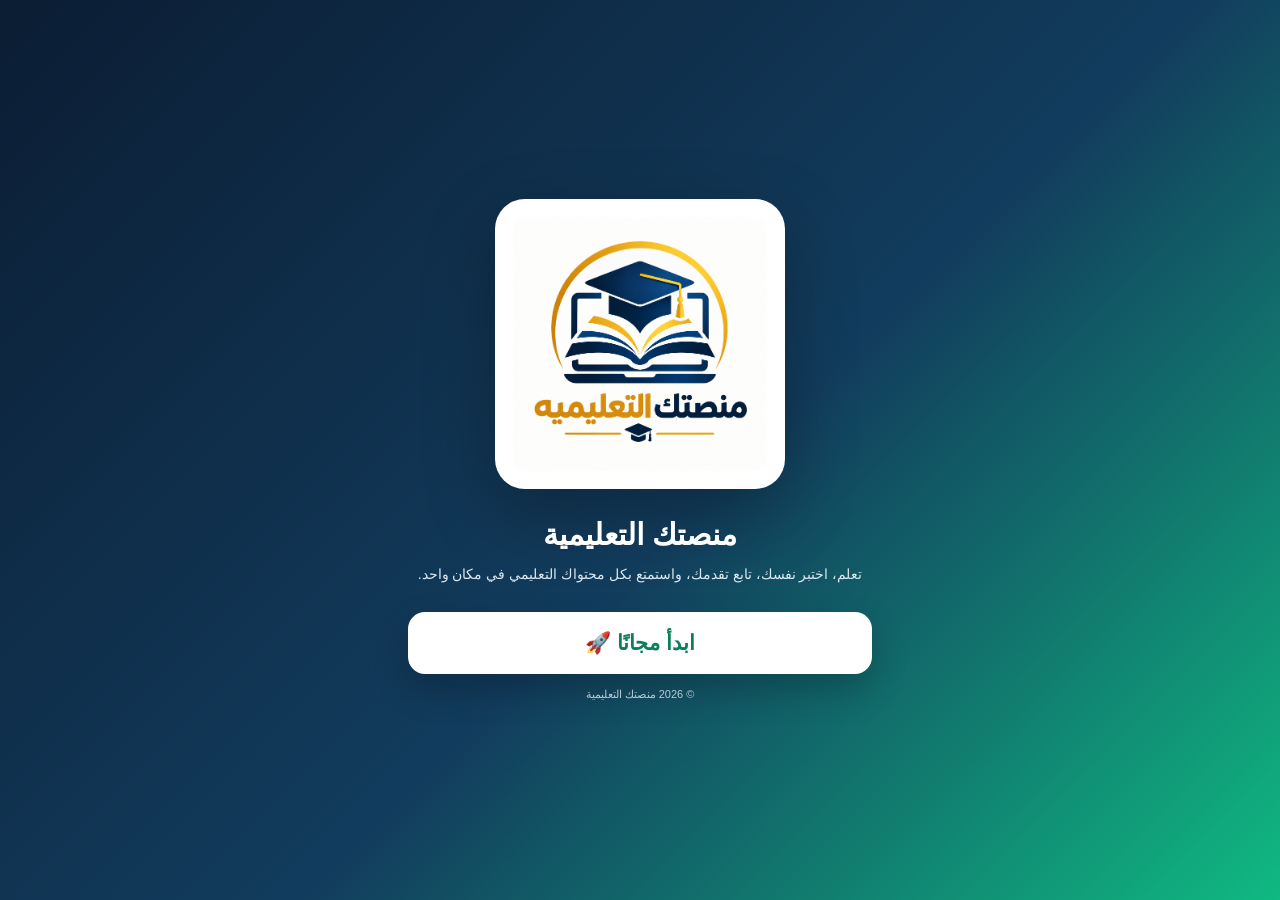
<file: index.html>
<!DOCTYPE html>
<html lang="ar" dir="rtl">
<head>
<meta charset="UTF-8">
<meta name="viewport" content="width=device-width, initial-scale=1.0">
<title>منصتك التعليمية</title>
<style>
*{box-sizing:border-box}html,body{margin:0;min-height:100%;font-family:Tahoma,Arial,sans-serif}body{min-height:100vh;background:linear-gradient(135deg,#0b1d33,#123c5d 55%,#10b981);display:grid;place-items:center;overflow:hidden;color:#fff}.page{width:min(520px,92vw);text-align:center;padding:28px}.logo{width:min(290px,72vw);aspect-ratio:1;object-fit:contain;background:#fff;border-radius:30px;padding:18px;box-shadow:0 24px 70px rgba(0,0,0,.28);margin:0 auto 24px}.title{font-size:30px;font-weight:950;margin:0 0 9px}.sub{font-size:14px;color:#dbe8f0;line-height:1.9;margin:0 auto 25px}.start{width:100%;min-height:62px;border:0;border-radius:17px;background:#fff;color:#0b7f5c;font-size:21px;font-weight:950;cursor:pointer;box-shadow:0 16px 35px rgba(0,0,0,.22);transition:.2s}.start:hover{transform:translateY(-2px)}.small{margin-top:14px;color:#b9cbd7;font-size:11px}@media(max-width:480px){.page{padding:18px}.logo{width:min(245px,70vw);padding:14px;border-radius:24px}.title{font-size:24px}.sub{font-size:12px}.start{min-height:58px;font-size:19px}}
</style>
</head>
<body>
<main class="page">
<img class="logo" src="assets/platform-logo.png" alt="منصتك التعليمية">
<h1 class="title">منصتك التعليمية</h1>
<p class="sub">تعلم، اختبر نفسك، تابع تقدمك، واستمتع بكل محتواك التعليمي في مكان واحد.</p>
<button class="start" onclick="location.href='student-login.html'">ابدأ مجانًا 🚀</button>
<div class="small">© 2026 منصتك التعليمية</div>
</main>
</body>
</html>
</file>
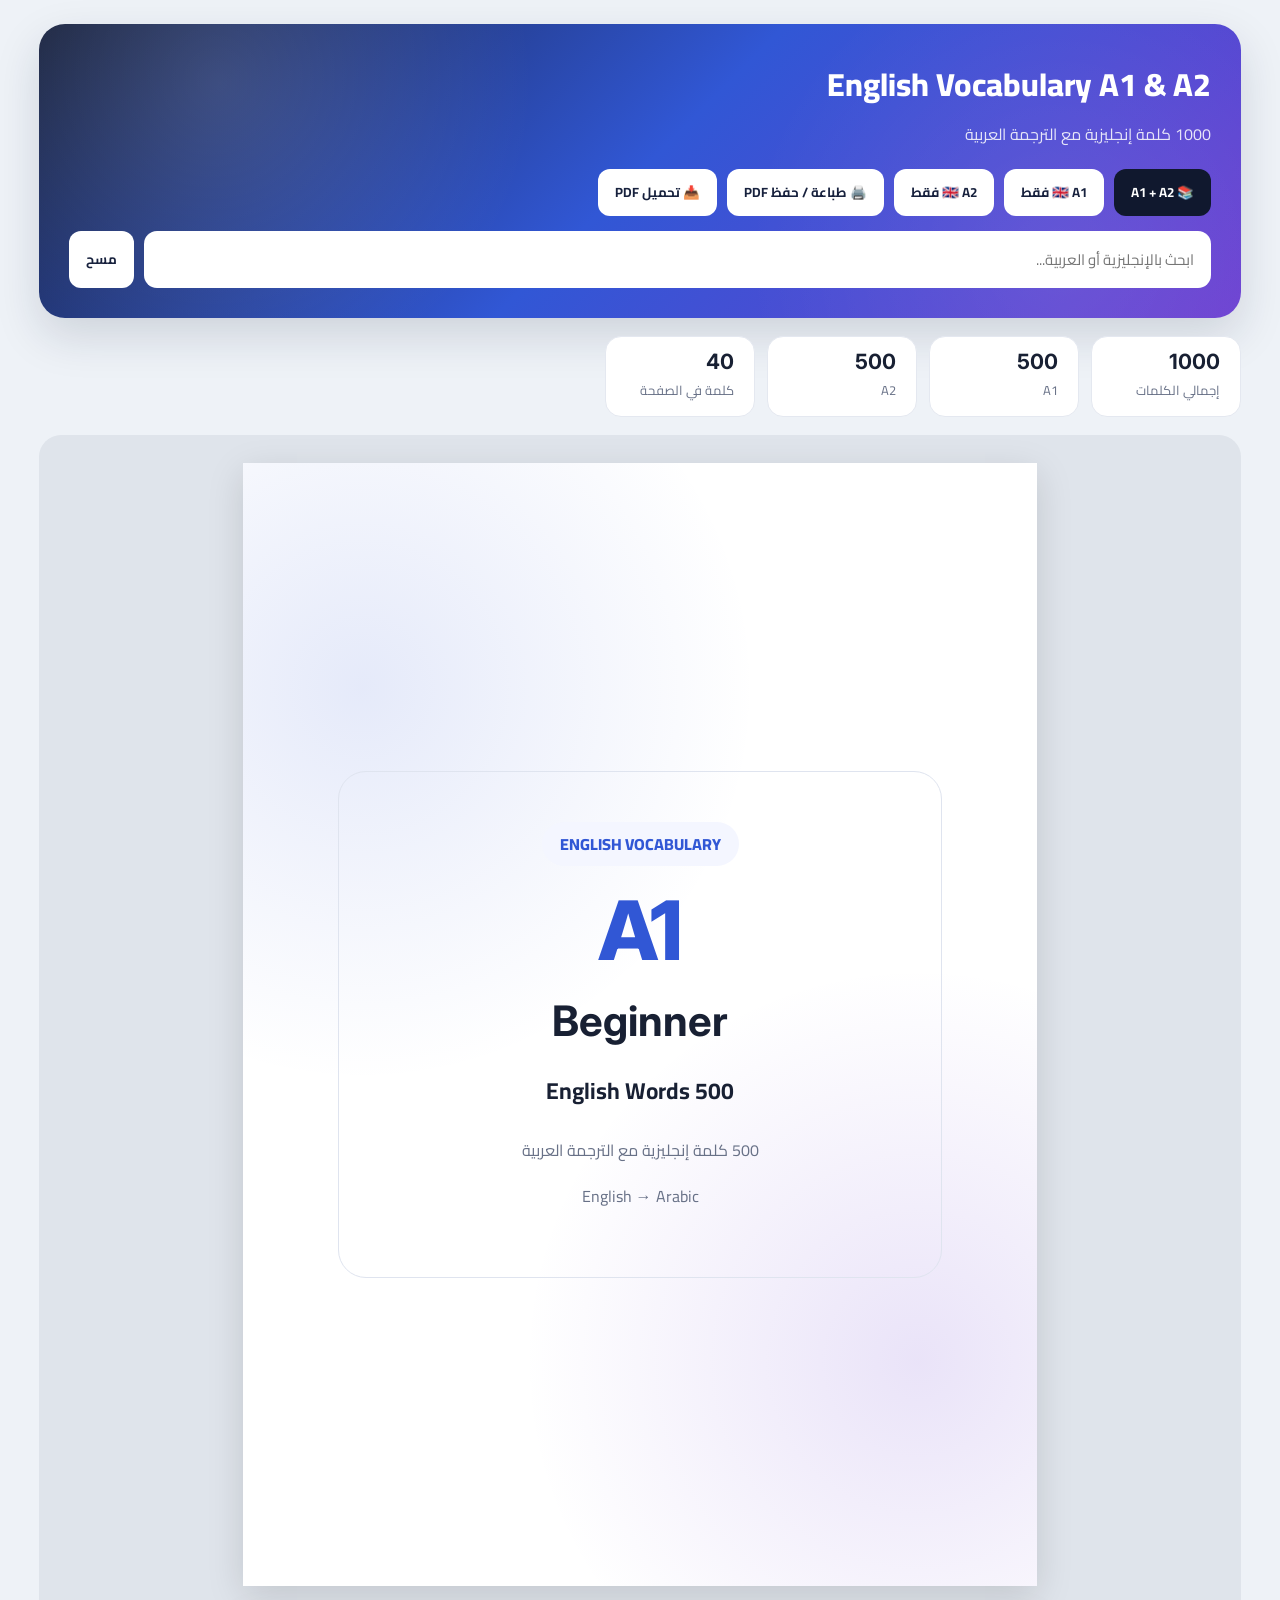
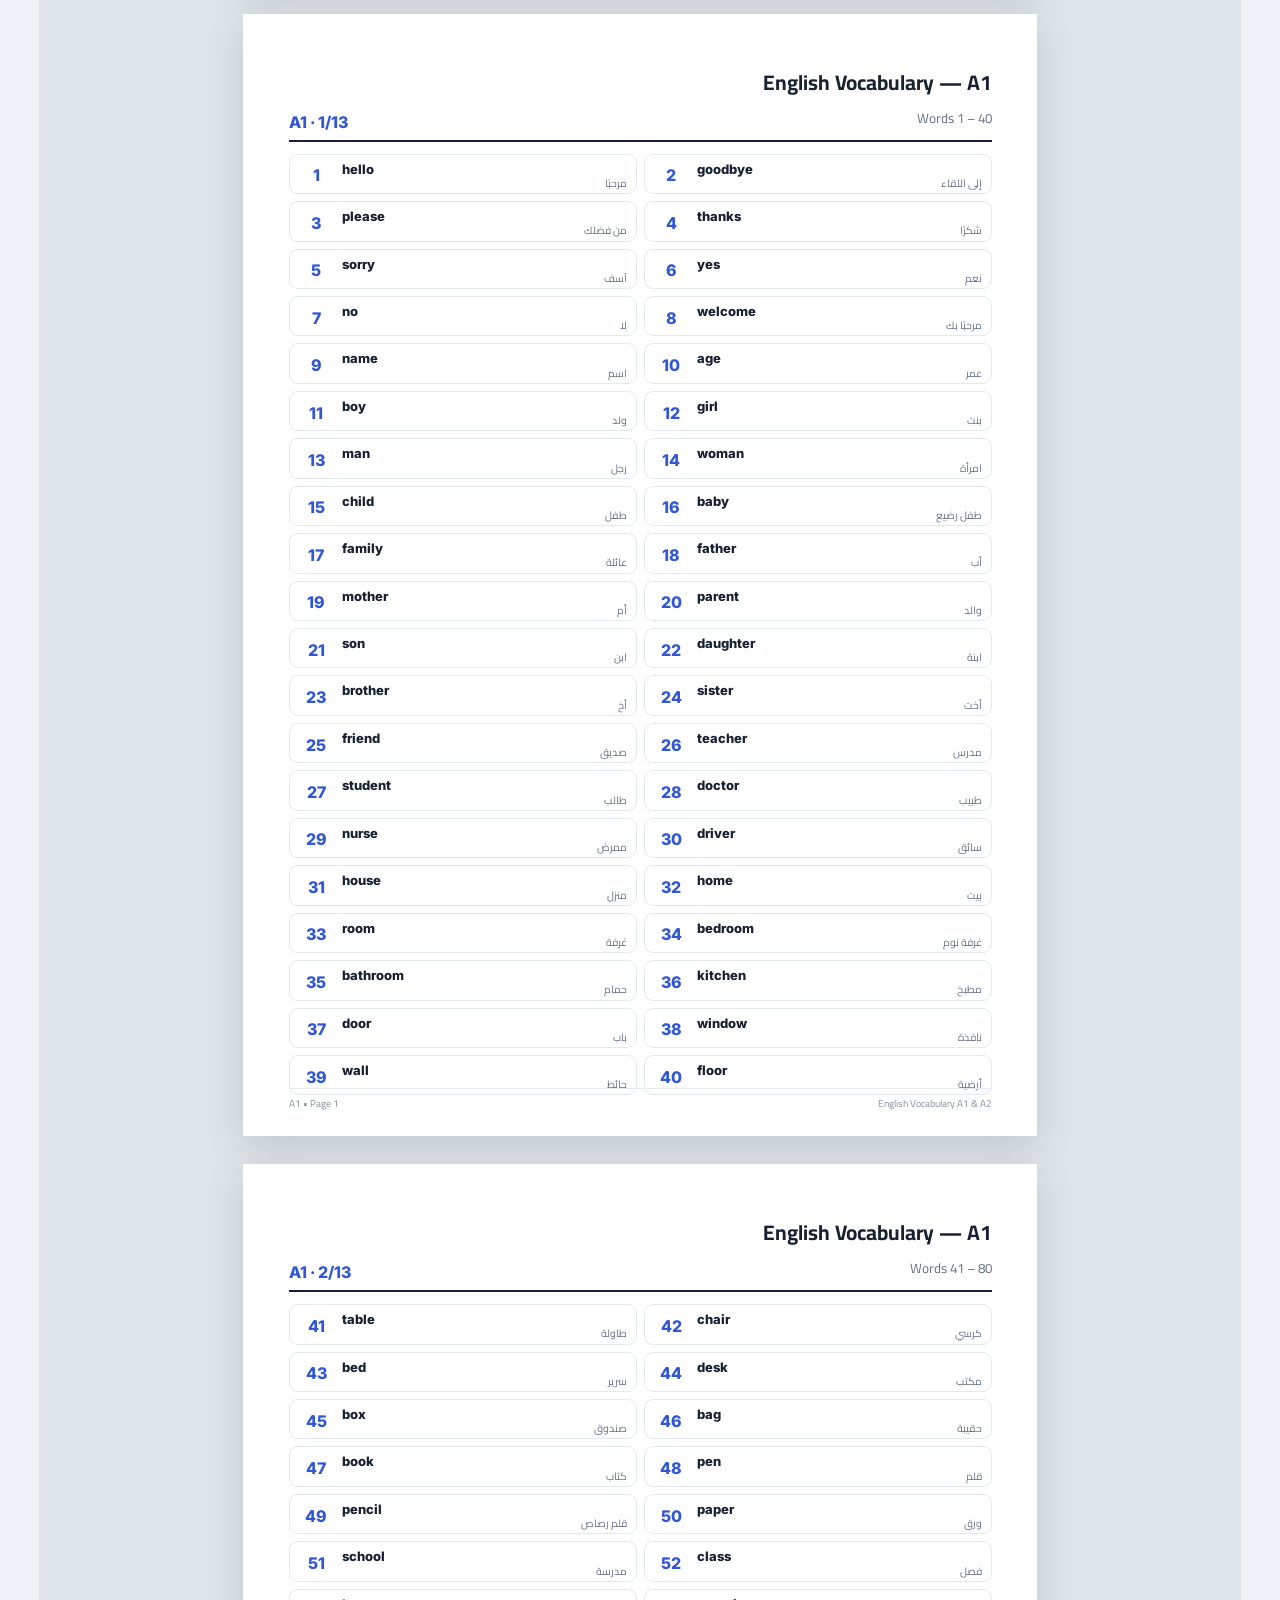
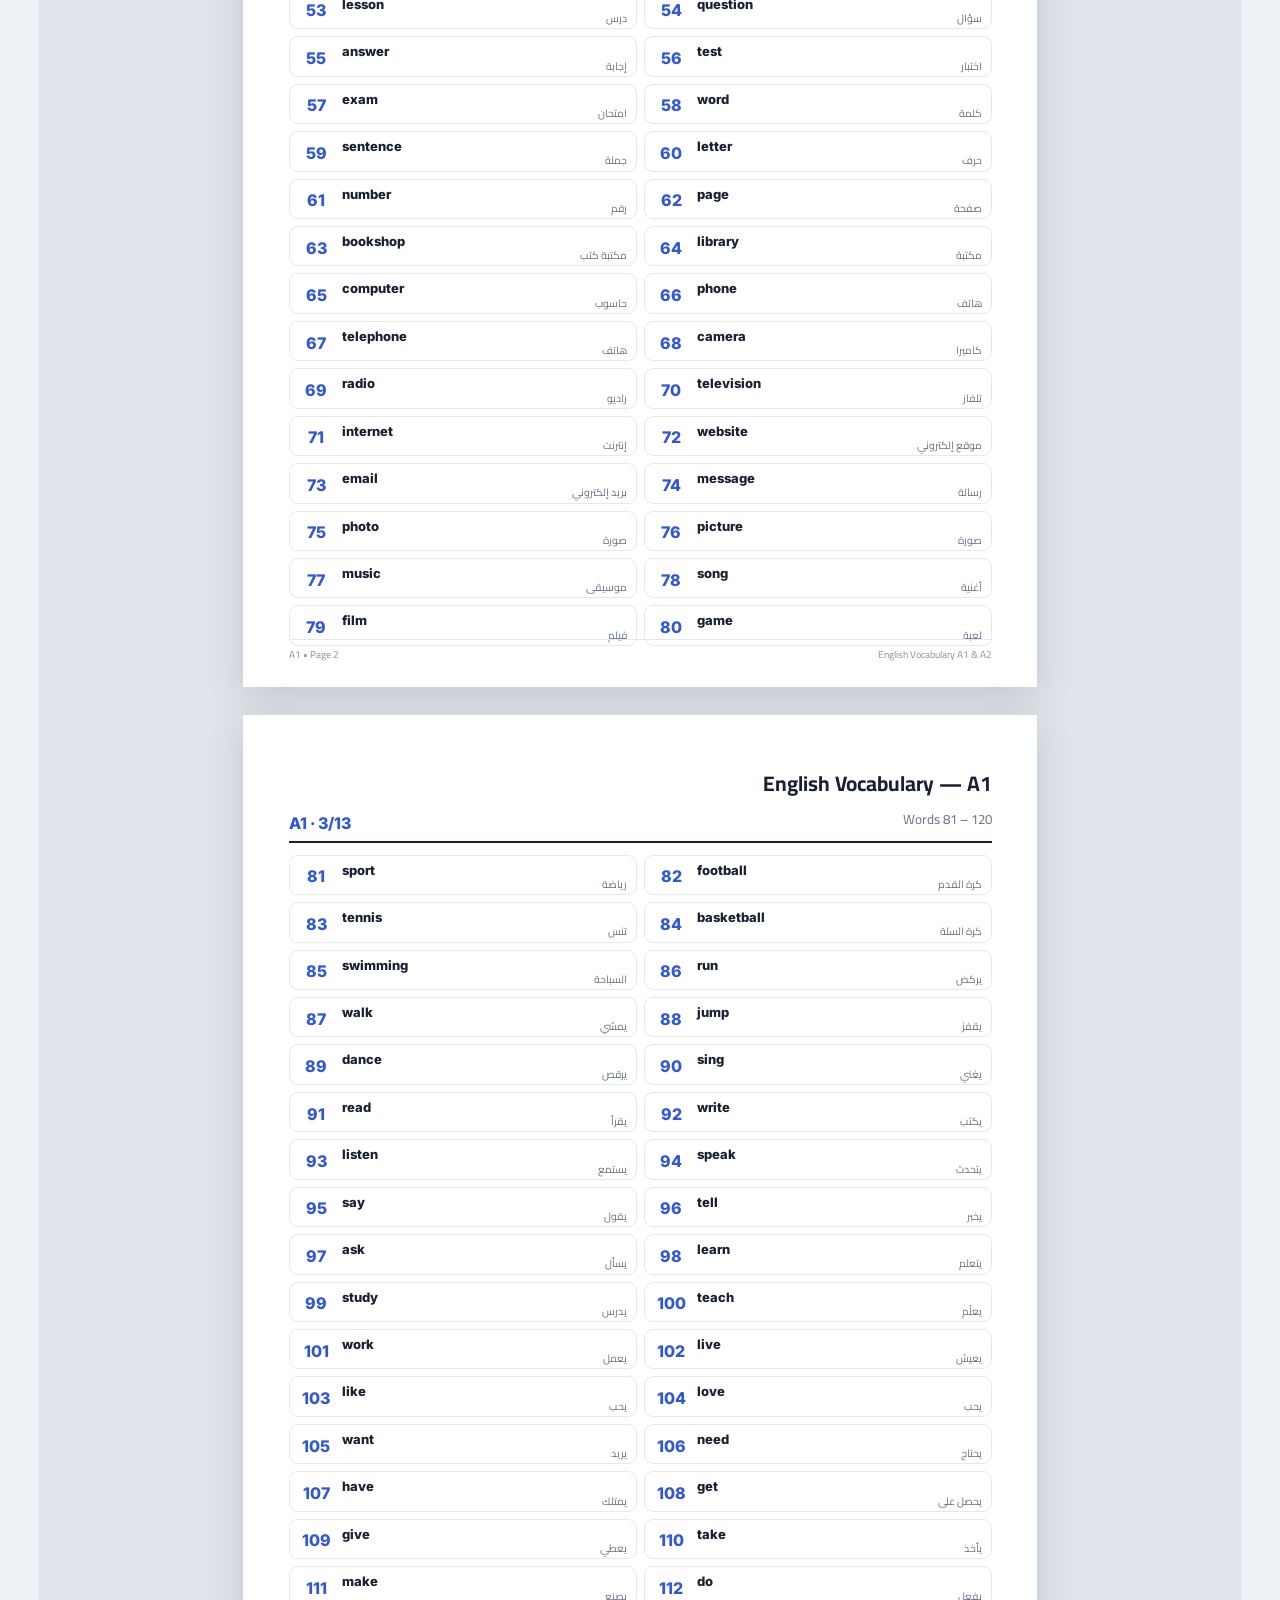
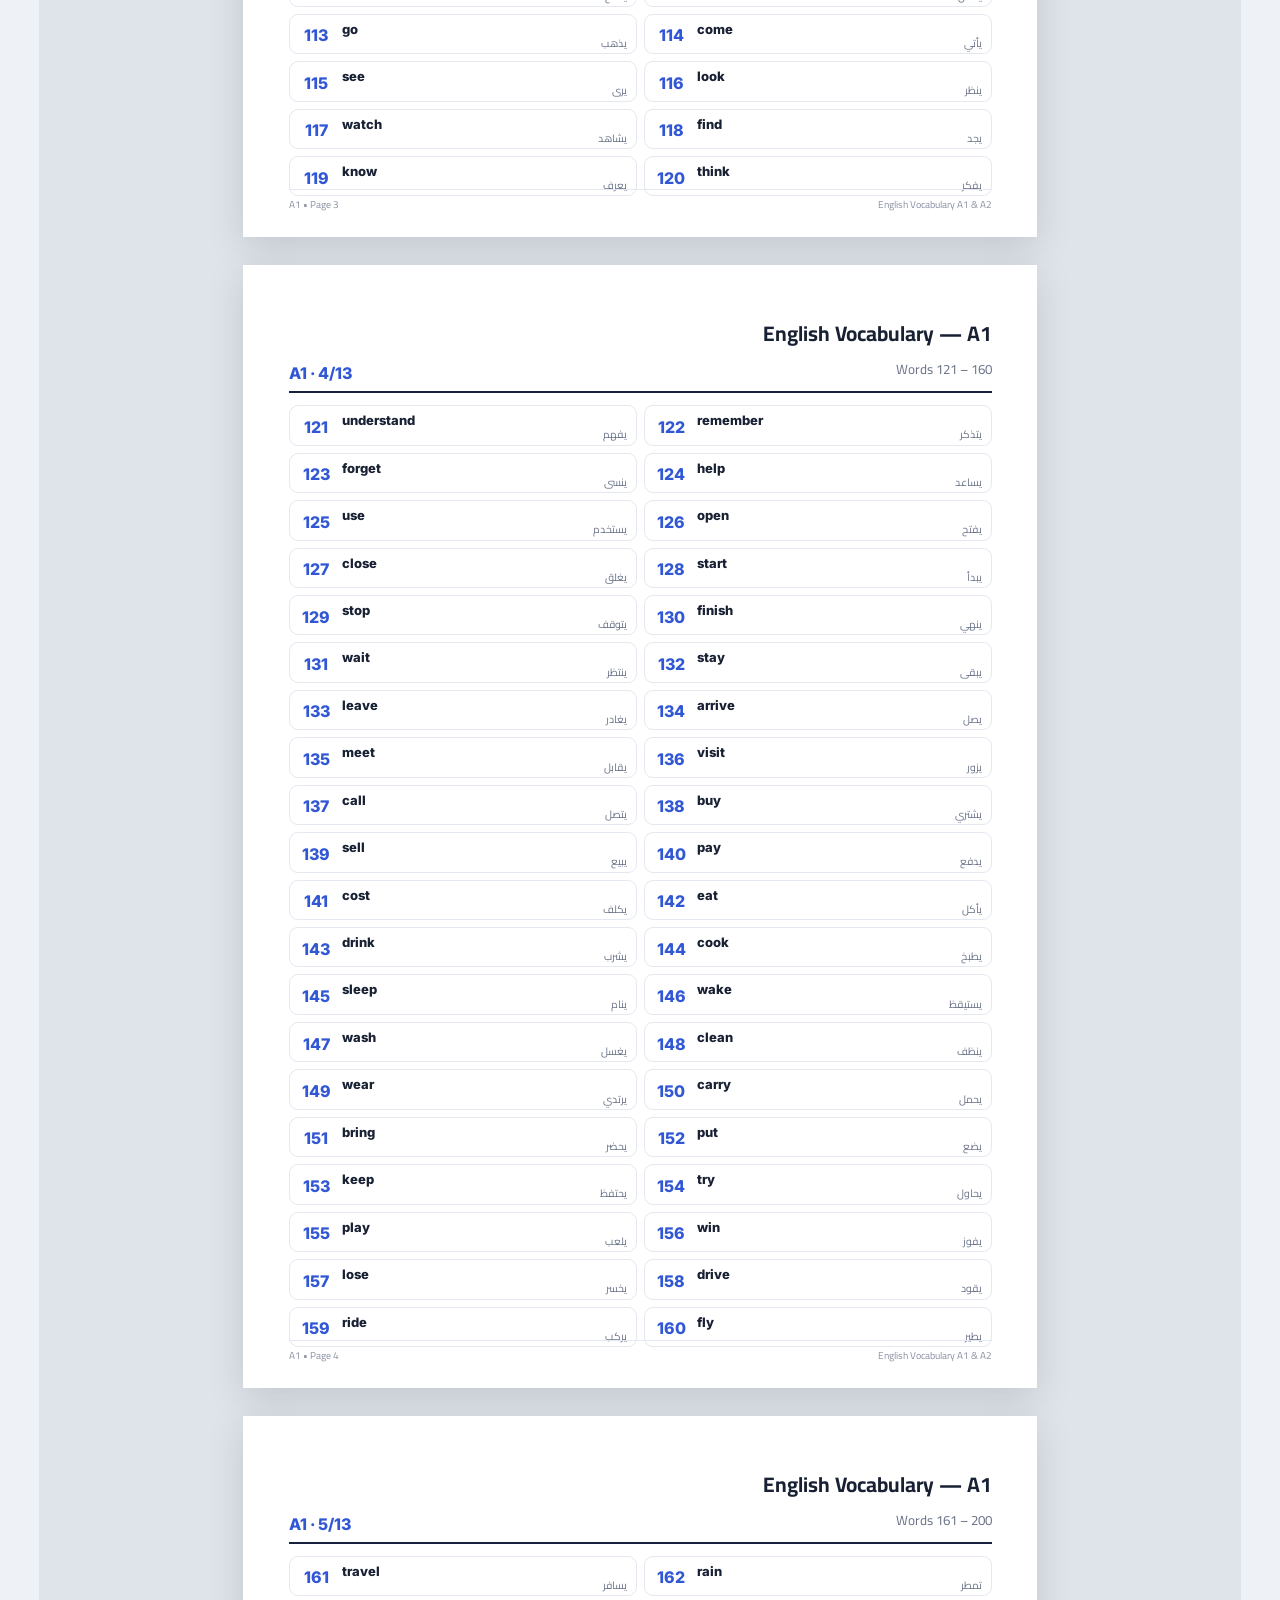
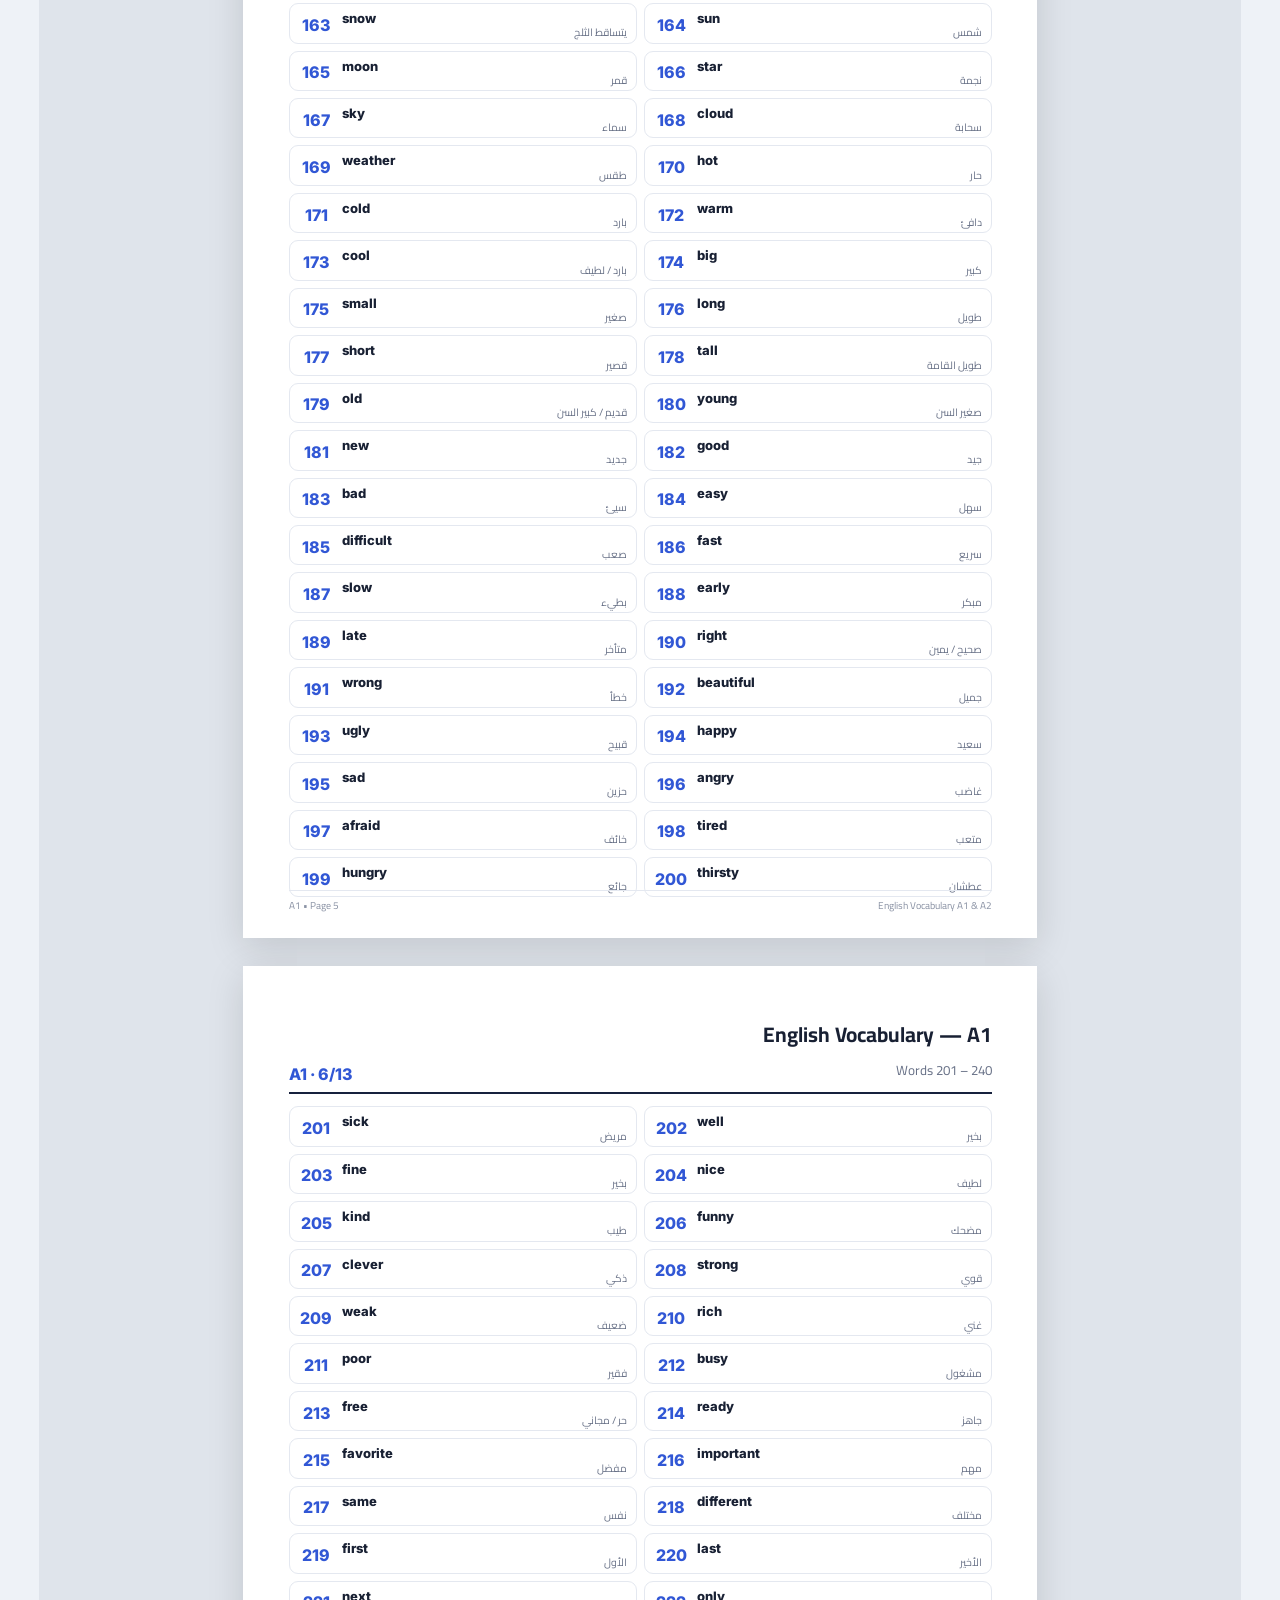
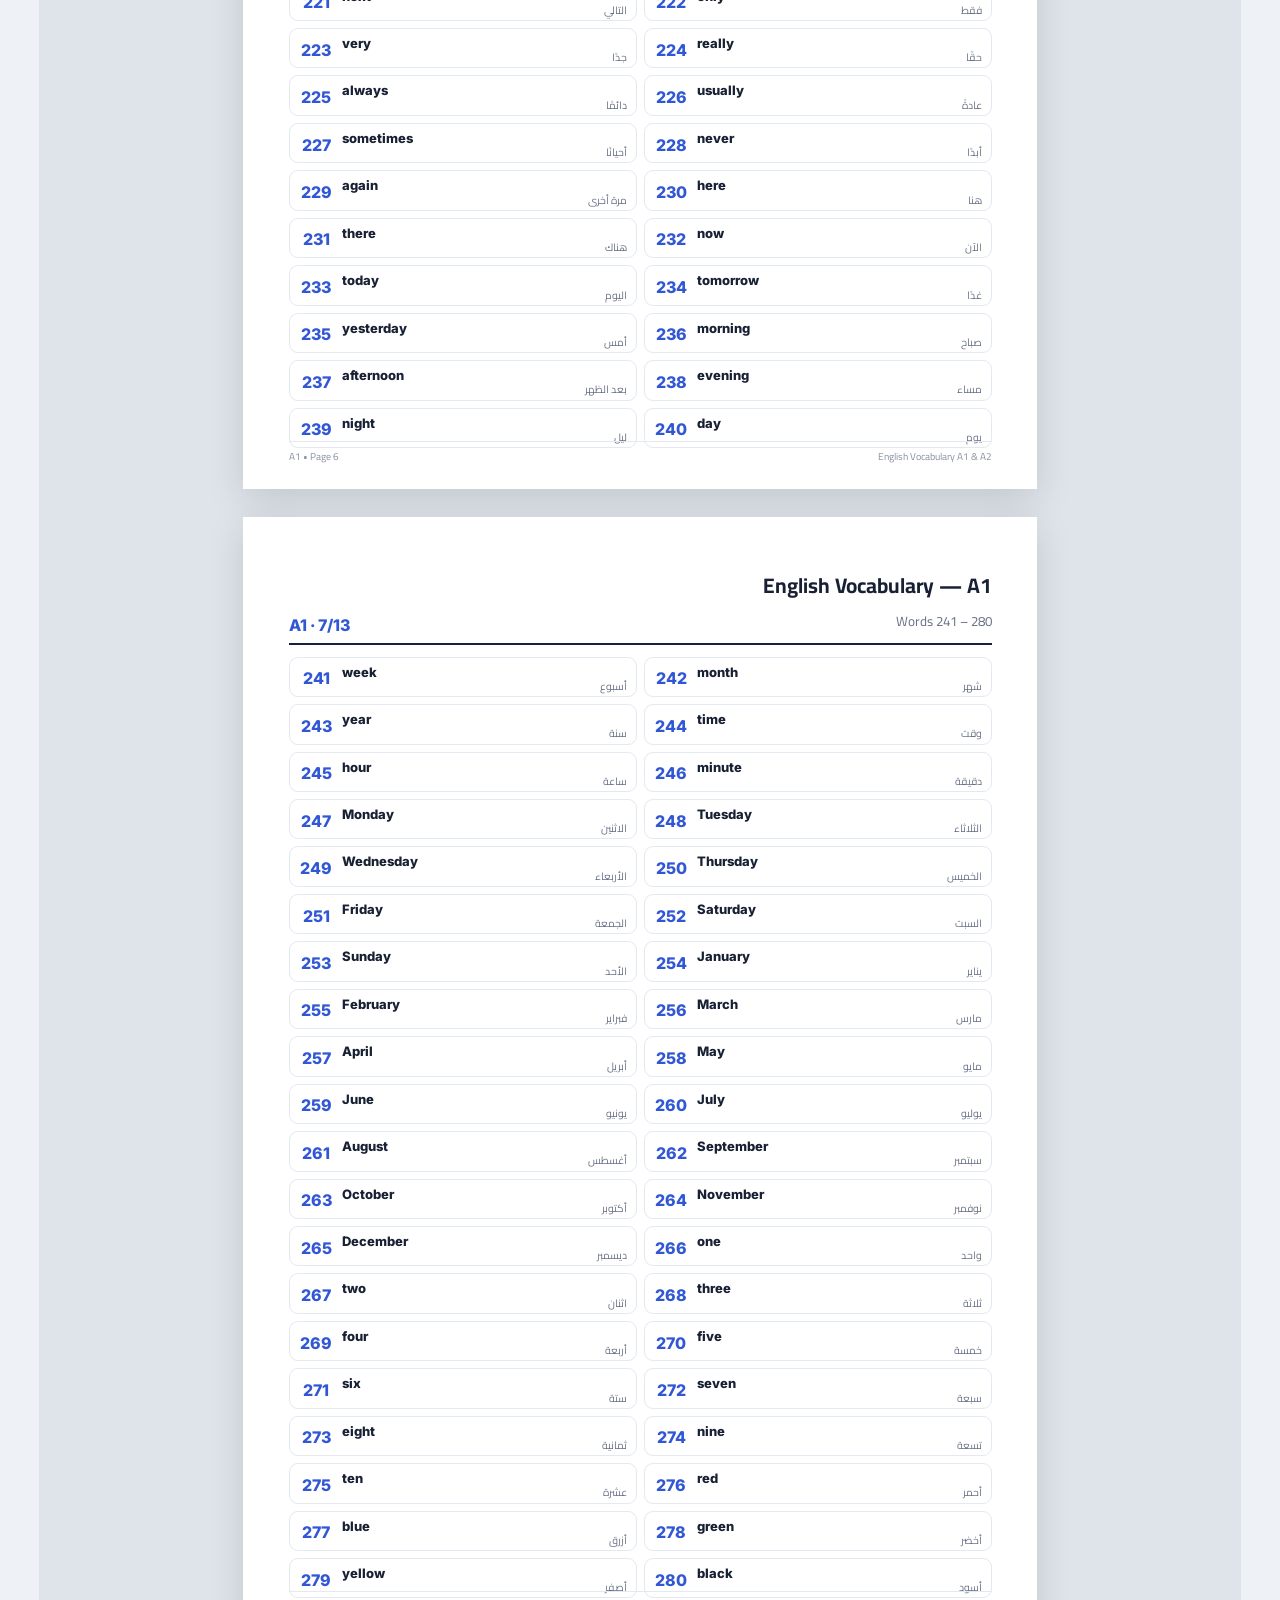
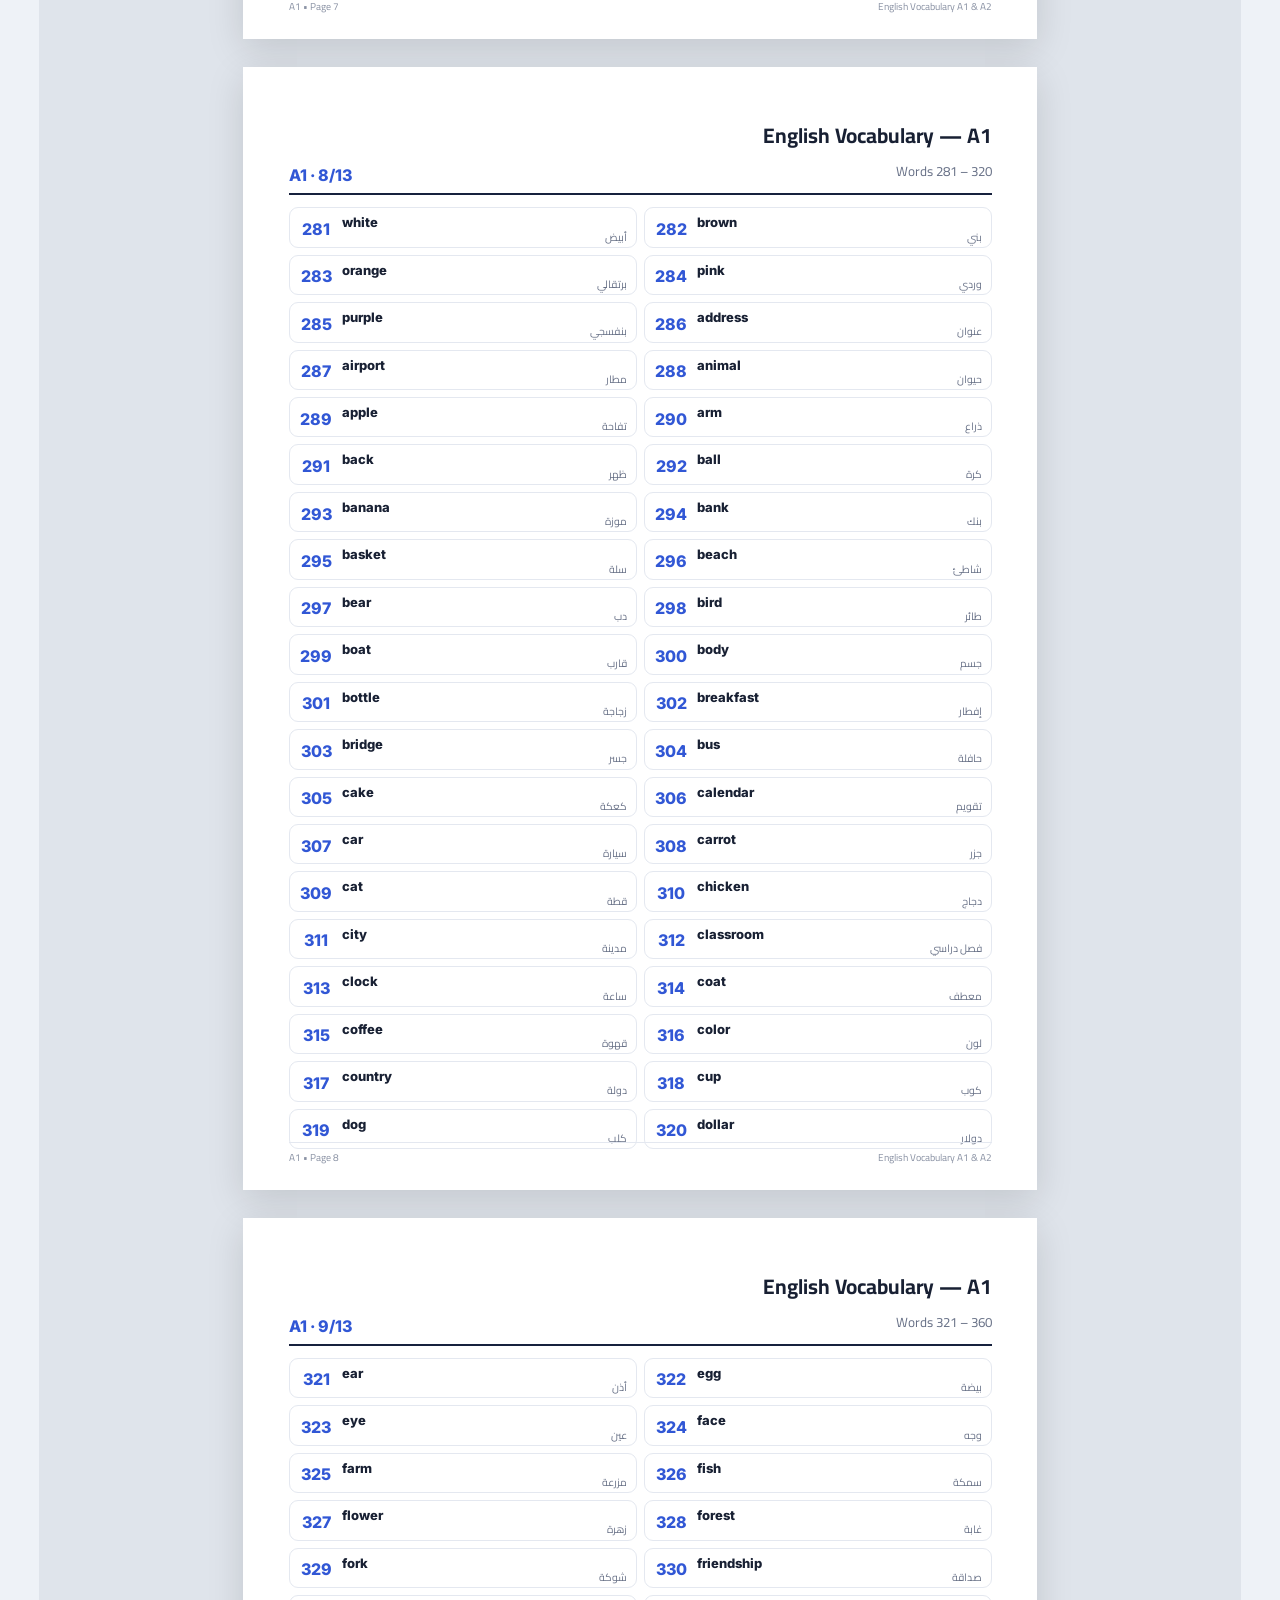
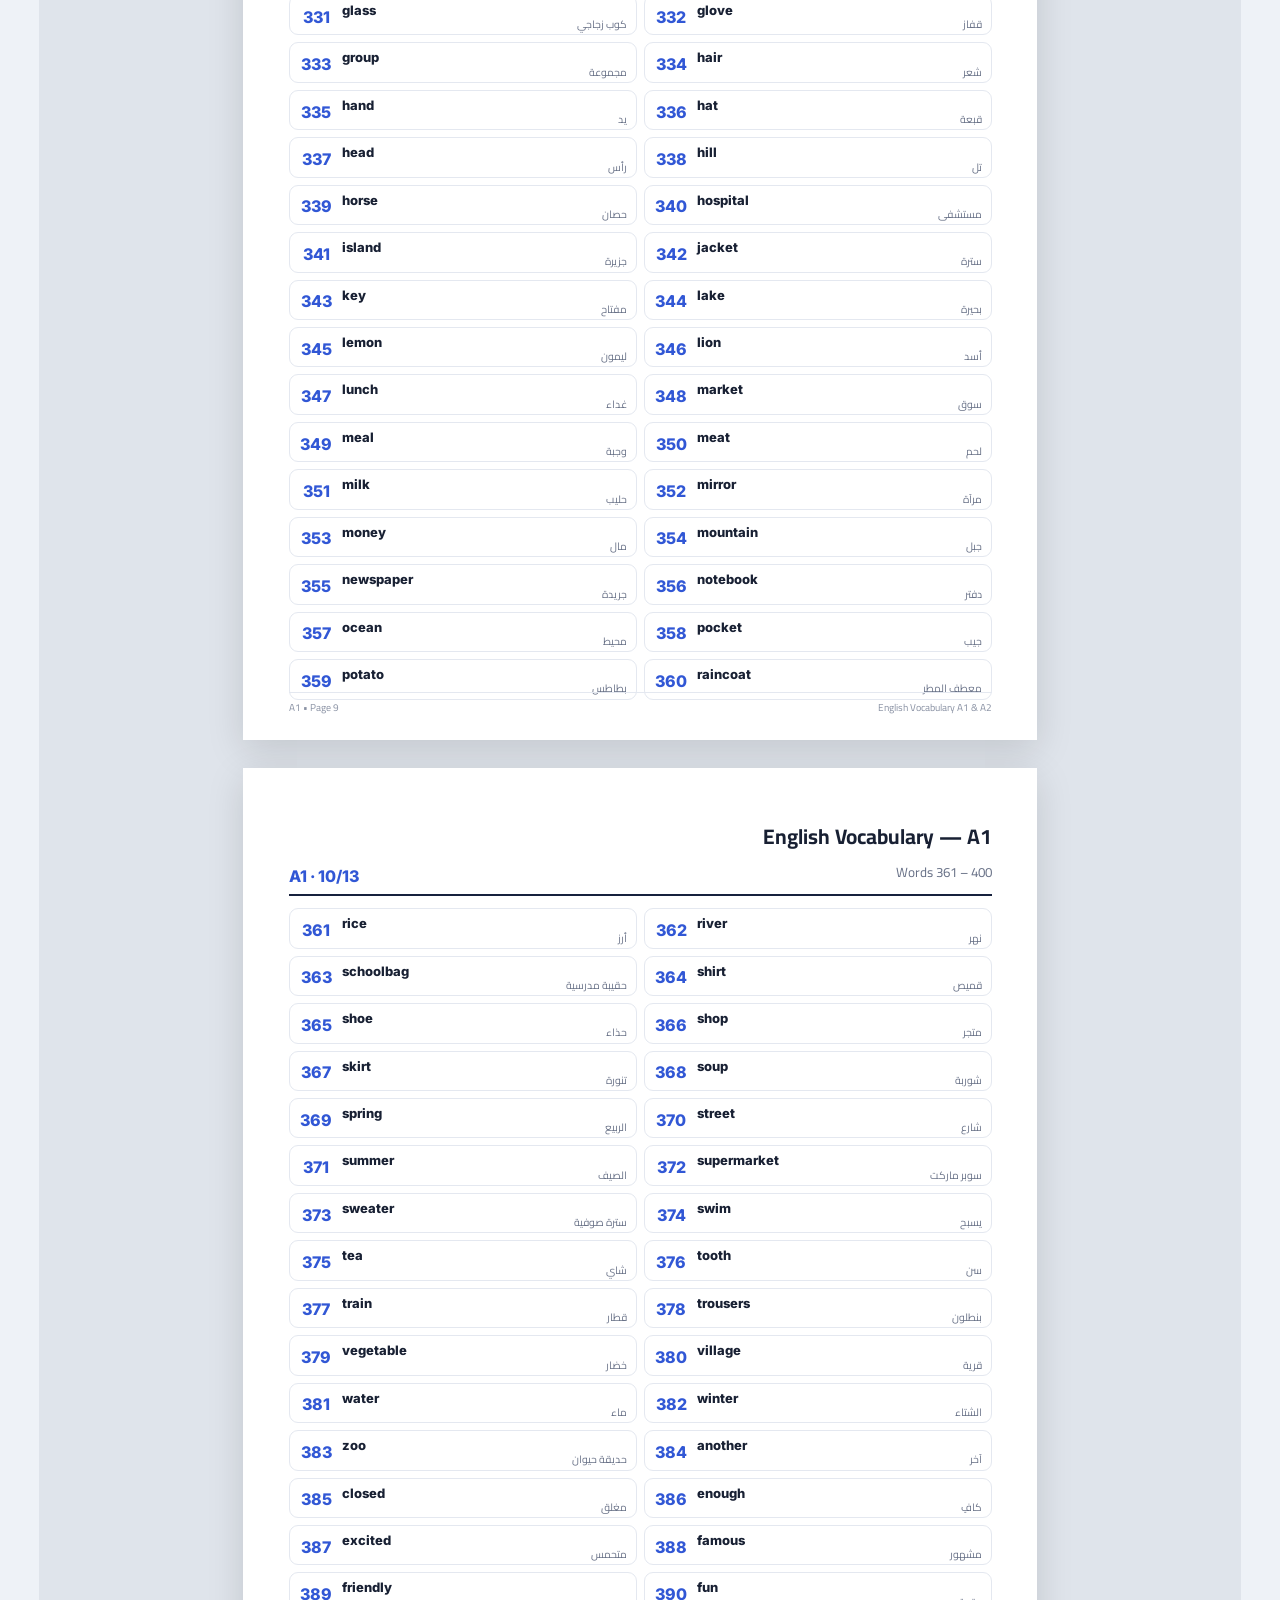
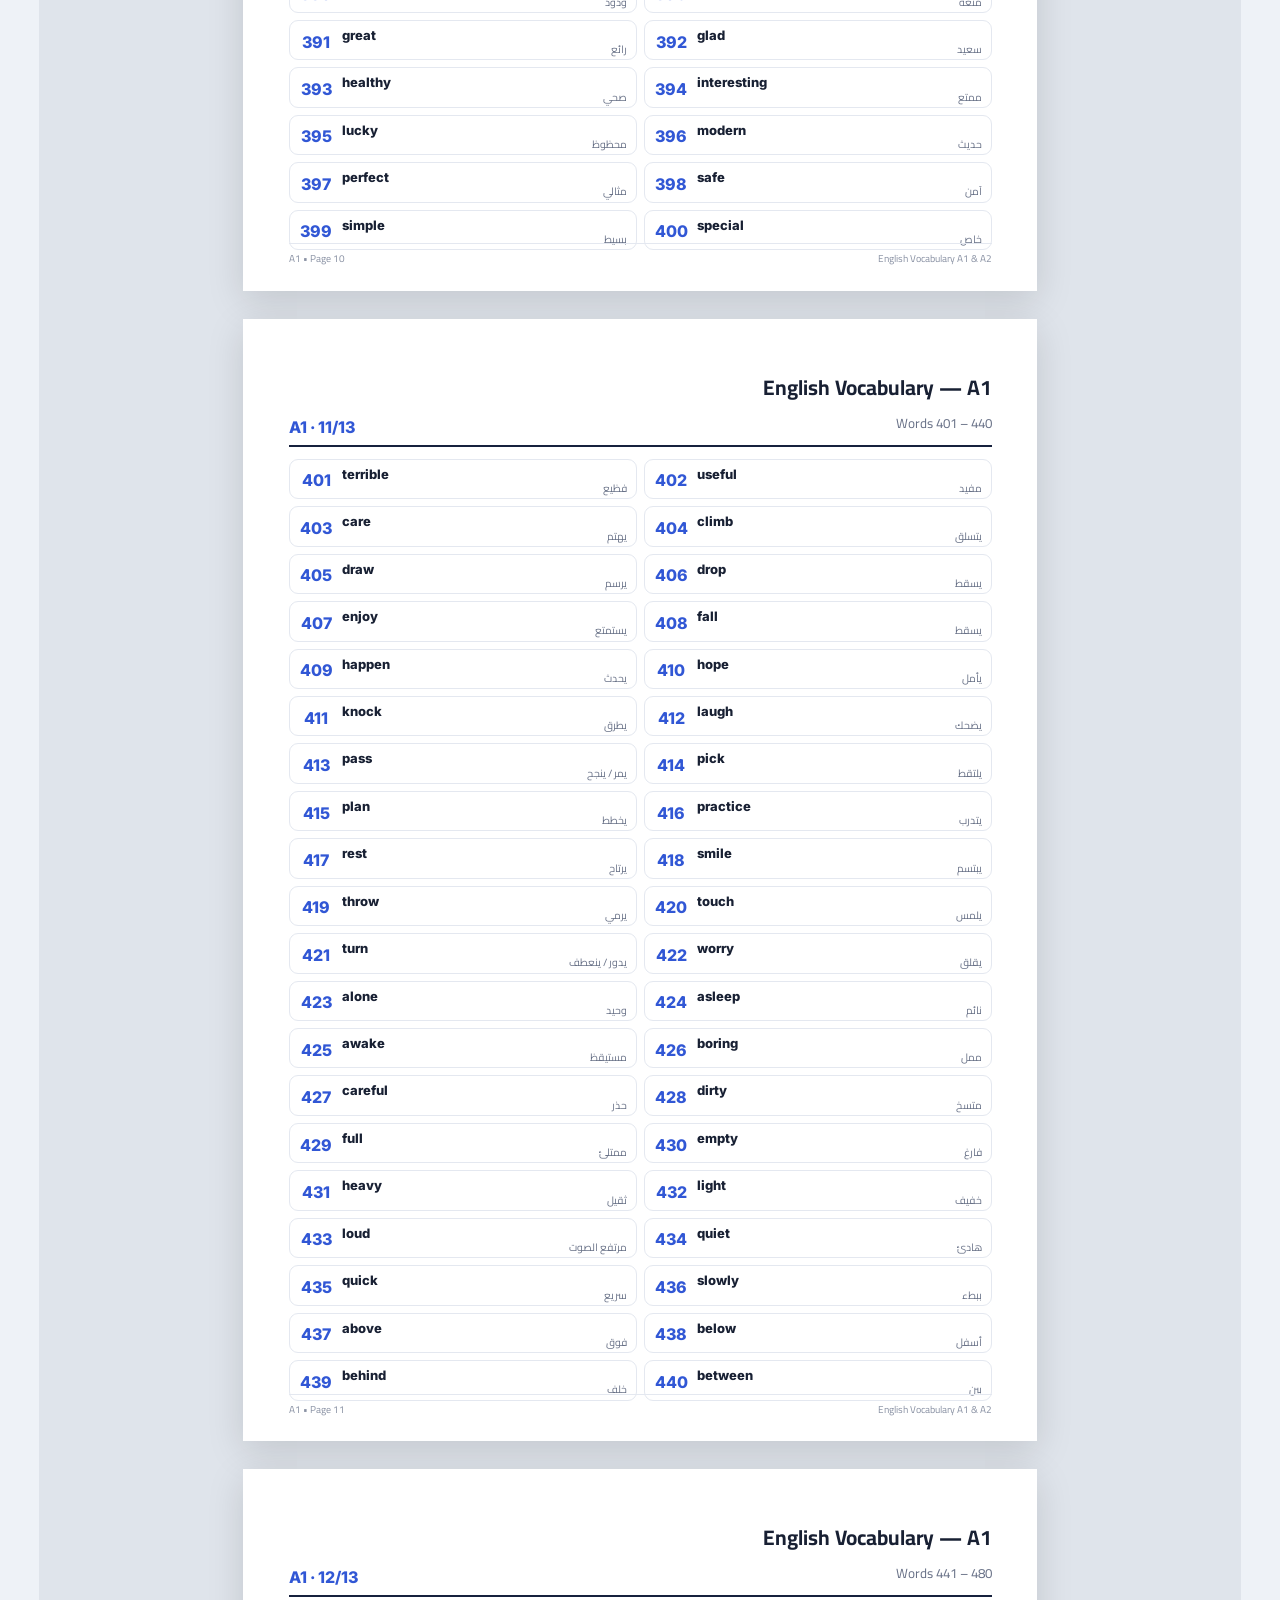
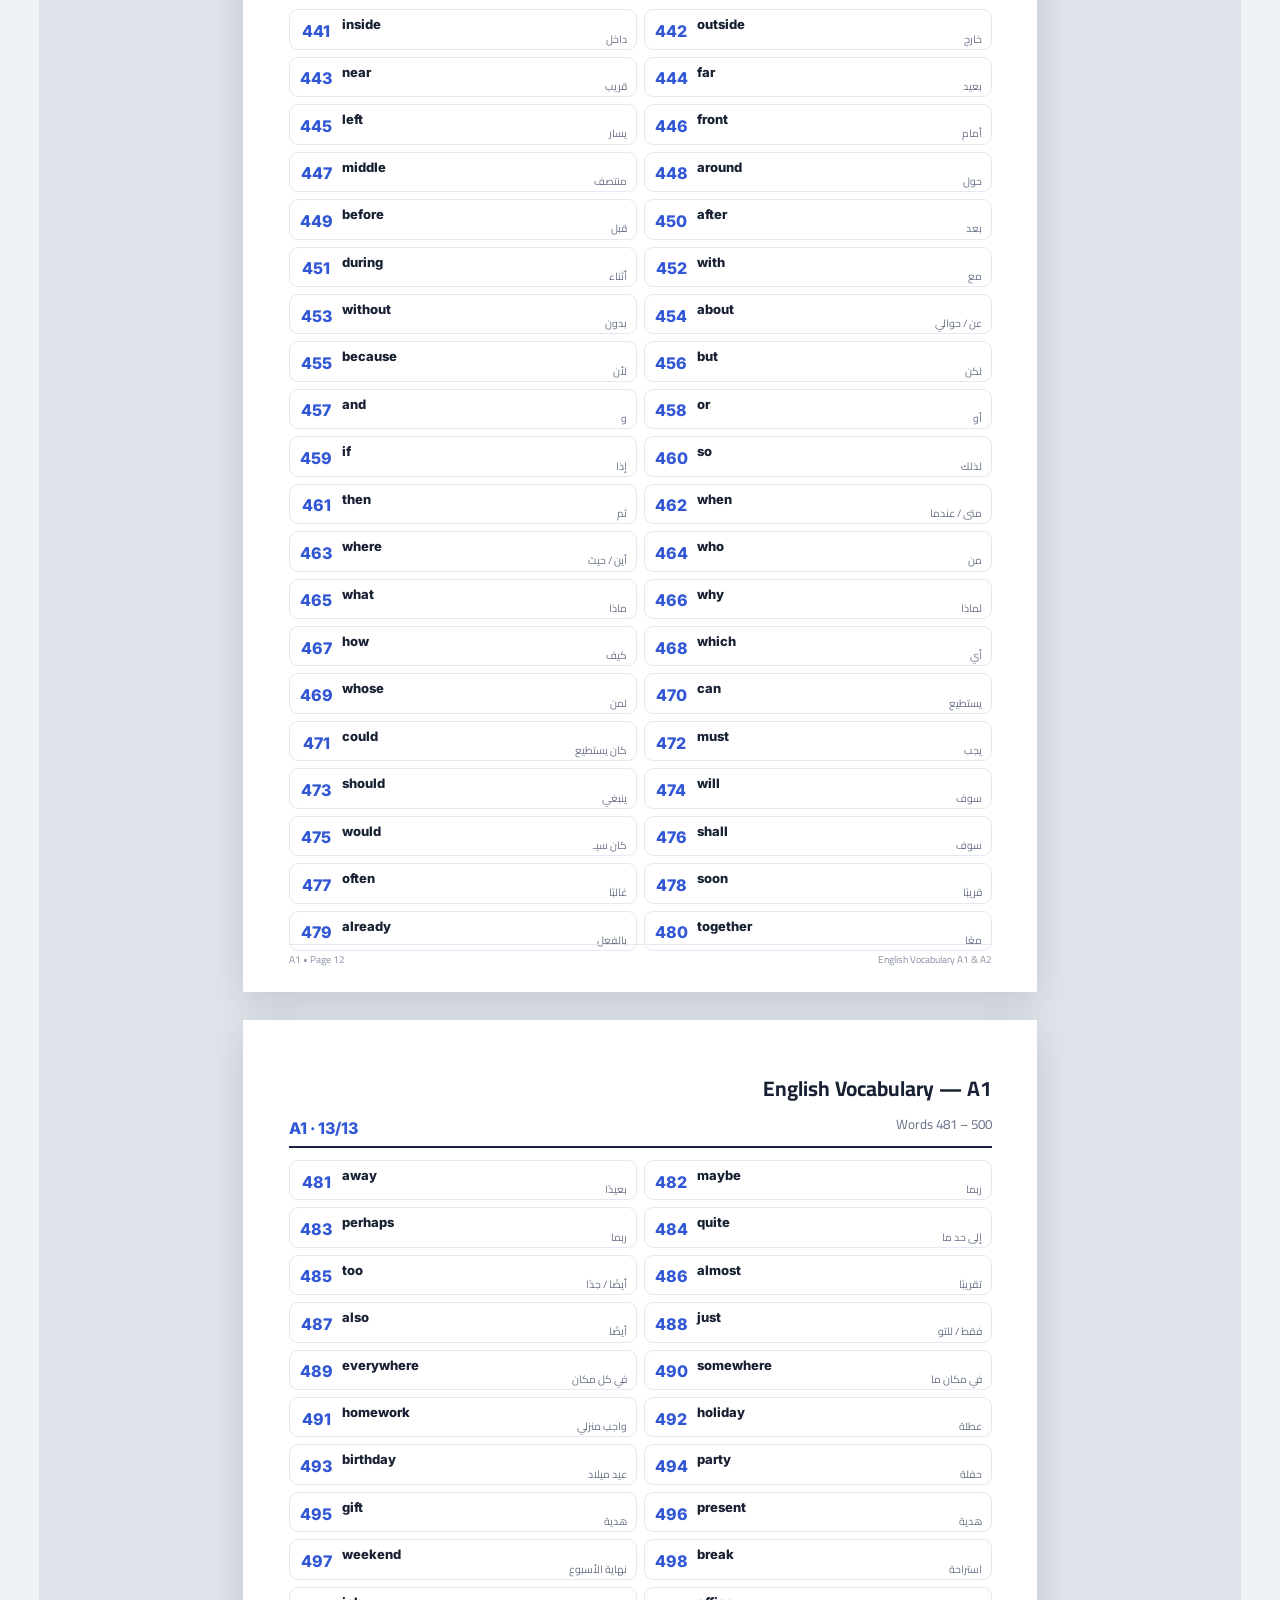
<file: vocabulary/original-html/english-vocabulary-a1-a2.html>
<!DOCTYPE html>
<html lang="ar" dir="rtl">
<head>
<meta charset="UTF-8">
<meta name="viewport" content="width=device-width, initial-scale=1.0">
<title>English Vocabulary A1 & A2</title>

<style>
@import url('https://fonts.googleapis.com/css2?family=Cairo:wght@400;600;700;800&family=Inter:wght@500;600;700;800&display=swap');

:root{
    --navy:#17213d;
    --blue:#3157d5;
    --purple:#6c3fd1;
    --gold:#d6a84f;
    --text:#182033;
    --muted:#687187;
    --line:#e4e8f0;
    --soft:#f4f6ff;
    --bg:#eef2f7;
    --white:#fff;
}

*{
    box-sizing:border-box;
}

html{
    scroll-behavior:smooth;
}

body{
    margin:0;
    background:var(--bg);
    color:var(--text);
    font-family:Cairo,Arial,sans-serif;
}

/* ================= HEADER ================= */

.app{
    max-width:1250px;
    margin:auto;
    padding:24px;
}

.header{
    background:
        radial-gradient(circle at 15% 20%,#ffffff22,transparent 30%),
        radial-gradient(circle at 85% 80%,#ffffff15,transparent 30%),
        linear-gradient(135deg,var(--navy),var(--blue),var(--purple));

    color:white;
    padding:30px;
    border-radius:26px;
    box-shadow:0 18px 45px #17213d25;
}

.header h1{
    margin:0;
    font-size:32px;
    font-weight:800;
}

.header p{
    margin:5px 0 0;
    opacity:.85;
}

.controls{
    display:flex;
    gap:10px;
    flex-wrap:wrap;
    margin-top:20px;
}

button{
    border:0;
    border-radius:12px;
    padding:11px 17px;
    font-family:inherit;
    font-weight:700;
    cursor:pointer;
    transition:.2s;
}

button:hover{
    transform:translateY(-2px);
}

.btn{
    background:white;
    color:var(--navy);
}

.btn.dark{
    background:#10182e;
    color:white;
}

.btn.blue{
    background:#3157d5;
    color:white;
}

.search{
    display:flex;
    gap:10px;
    margin-top:15px;
}

.search input{
    flex:1;
    border:0;
    border-radius:13px;
    padding:14px 17px;
    font-family:inherit;
    outline:none;
    font-size:15px;
}

/* ================= STATS ================= */

.stats{
    display:flex;
    flex-wrap:wrap;
    gap:12px;
    margin:18px 0;
}

.stat{
    background:white;
    border:1px solid var(--line);
    border-radius:16px;
    padding:12px 20px;
    min-width:150px;
}

.stat strong{
    display:block;
    font-family:Inter,Arial,sans-serif;
    font-size:21px;
}

.stat span{
    color:var(--muted);
    font-size:13px;
}

/* ================= VIEWER ================= */

.viewer{
    background:#dfe4eb;
    padding:28px;
    border-radius:22px;
}

/* ================= A4 PAGE ================= */

.page,
.cover{
    width:210mm;
    height:297mm;
    background:white;
    margin:0 auto 28px;
    position:relative;
    overflow:hidden;
    box-shadow:0 10px 35px rgba(0,0,0,.13);
    break-after:page;
    page-break-after:always;
}

/* ================= COVER ================= */

.cover{
    display:flex;
    justify-content:center;
    align-items:center;
    text-align:center;
    padding:25mm;

    background:
        radial-gradient(circle at 15% 20%,#3157d520,transparent 35%),
        radial-gradient(circle at 85% 80%,#6c3fd125,transparent 35%),
        white;
}

.cover-content{
    width:100%;
    border:1px solid #dfe4ef;
    border-radius:28px;
    padding:50px 35px;
}

.badge{
    display:inline-block;
    background:var(--soft);
    color:var(--blue);
    padding:7px 18px;
    border-radius:999px;
    font-weight:800;
}

.level-big{
    font-family:Inter,Arial,sans-serif;
    direction:ltr;
    font-size:82px;
    font-weight:800;
    color:var(--blue);
    margin:15px 0;
}

.cover h2{
    font-size:42px;
    margin:0;
    font-family:Inter,Cairo,sans-serif;
}

.cover h3{
    font-size:23px;
}

.cover p{
    color:var(--muted);
}

/* ================= PAGE HEADER ================= */

.page{
    padding:13mm 12mm 17mm;
}

.page-header{
    display:flex;
    justify-content:space-between;
    align-items:flex-end;
    border-bottom:2px solid var(--navy);
    padding-bottom:8px;
    margin-bottom:12px;
}

.page-header h2{
    margin:0;
    font-size:21px;
}

.page-header small{
    color:var(--muted);
}

.page-level{
    font-family:Inter,Arial,sans-serif;
    direction:ltr;
    font-weight:800;
    color:var(--blue);
}

/* ================= WORD GRID ================= */

.words{
    display:grid;
    grid-template-columns:1fr 1fr;
    gap:7px;
    direction:ltr;
}

.word{
    direction:ltr;
    display:grid;
    grid-template-columns:35px 1fr;
    gap:8px;
    align-items:center;
    border:1px solid var(--line);
    border-radius:9px;
    padding:7px 9px;
    height:10.7mm;
    overflow:hidden;
    background:white;
}

.number{
    font-family:Inter,Arial,sans-serif;
    font-weight:800;
    color:var(--blue);
    text-align:center;
}

.english{
    font-family:Inter,Arial,sans-serif;
    font-weight:800;
    font-size:13px;
    line-height:1.1;
    direction:ltr;
    text-align:left;
}

.arabic{
    direction:rtl;
    text-align:right;
    color:var(--muted);
    font-size:10.5px;
    line-height:1.15;
    margin-top:1px;
}

/* ================= FOOTER ================= */

.footer{
    position:absolute;
    bottom:6mm;
    left:12mm;
    right:12mm;
    border-top:1px solid var(--line);
    padding-top:5px;
    display:flex;
    justify-content:space-between;
    color:#8a92a4;
    font-size:10px;
}

/* ================= SEARCH RESULTS ================= */

.no-results{
    text-align:center;
    padding:60px;
    color:var(--muted);
    background:white;
    border-radius:18px;
}

/* ================= PRINT ================= */

@media print{

    html,
    body{
        width:210mm;
        margin:0!important;
        padding:0!important;
        background:white!important;
    }

    body{
        -webkit-print-color-adjust:exact;
        print-color-adjust:exact;
    }

    .app{
        width:210mm;
        max-width:none;
        padding:0;
        margin:0;
    }

    .header,
    .stats,
    .controls,
    .search{
        display:none!important;
    }

    .viewer{
        width:210mm;
        padding:0!important;
        margin:0;
        background:white;
        border-radius:0;
    }

    .page,
    .cover{
        width:210mm!important;
        height:297mm!important;
        min-height:297mm!important;
        margin:0!important;
        box-shadow:none!important;
        overflow:hidden!important;
        break-after:page!important;
        page-break-after:always!important;
        break-inside:avoid!important;
        page-break-inside:avoid!important;
    }

    .cover{
        padding:25mm!important;
    }

    .words{
        grid-template-columns:1fr 1fr!important;
        direction:ltr!important;
        gap:7px!important;
    }

    .word{
        height:10.7mm!important;
        min-height:10.7mm!important;
        break-inside:avoid!important;
        page-break-inside:avoid!important;
    }

    .page:last-child,
    .cover:last-child{
        break-after:auto!important;
        page-break-after:auto!important;
    }
}

@page{
    size:A4 portrait;
    margin:0;
}

/* ================= MOBILE ================= */

@media(max-width:850px){

    .app{
        padding:10px;
    }

    .viewer{
        padding:10px;
        overflow:auto;
    }

    .page,
    .cover{
        flex:none;
    }

    .header h1{
        font-size:25px;
    }
}
</style>
</head>

<body>

<div class="app">

<header class="header">

    <h1>English Vocabulary A1 & A2</h1>

    <p>
        1000 كلمة إنجليزية مع الترجمة العربية
    </p>

    <div class="controls">

        <button class="btn dark"
                onclick="setLevel('ALL')">
            📚 A1 + A2
        </button>

        <button class="btn"
                onclick="setLevel('A1')">
            🇬🇧 A1 فقط
        </button>

        <button class="btn"
                onclick="setLevel('A2')">
            🇬🇧 A2 فقط
        </button>

        <button class="btn"
                onclick="window.print()">
            🖨️ طباعة / حفظ PDF
        </button>

        <button class="btn"
                onclick="downloadPDF()">
            📥 تحميل PDF
        </button>

    </div>

    <div class="search">

        <input
            id="search"
            type="text"
            placeholder="ابحث بالإنجليزية أو العربية..."
            oninput="render()"
        >

        <button class="btn"
                onclick="clearSearch()">
            مسح
        </button>

    </div>

</header>


<div class="stats">

    <div class="stat">
        <strong id="totalWords">1000</strong>
        <span>إجمالي الكلمات</span>
    </div>

    <div class="stat">
        <strong id="a1Count">500</strong>
        <span>A1</span>
    </div>

    <div class="stat">
        <strong id="a2Count">500</strong>
        <span>A2</span>
    </div>

    <div class="stat">
        <strong>40</strong>
        <span>كلمة في الصفحة</span>
    </div>

</div>


<div id="viewer" class="viewer"></div>

</div>


<script>

/* =========================================================
   A1 — WORDS 1 TO 250
   ========================================================= */

const A1 = [

["hello","مرحبًا"],
["goodbye","إلى اللقاء"],
["please","من فضلك"],
["thanks","شكرًا"],
["sorry","آسف"],
["yes","نعم"],
["no","لا"],
["welcome","مرحبًا بك"],
["name","اسم"],
["age","عمر"],
["boy","ولد"],
["girl","بنت"],
["man","رجل"],
["woman","امرأة"],
["child","طفل"],
["baby","طفل رضيع"],
["family","عائلة"],
["father","أب"],
["mother","أم"],
["parent","والد"],
["son","ابن"],
["daughter","ابنة"],
["brother","أخ"],
["sister","أخت"],
["friend","صديق"],
["teacher","مدرس"],
["student","طالب"],
["doctor","طبيب"],
["nurse","ممرض"],
["driver","سائق"],
["house","منزل"],
["home","بيت"],
["room","غرفة"],
["bedroom","غرفة نوم"],
["bathroom","حمام"],
["kitchen","مطبخ"],
["door","باب"],
["window","نافذة"],
["wall","حائط"],
["floor","أرضية"],
["table","طاولة"],
["chair","كرسي"],
["bed","سرير"],
["desk","مكتب"],
["box","صندوق"],
["bag","حقيبة"],
["book","كتاب"],
["pen","قلم"],
["pencil","قلم رصاص"],
["paper","ورق"],
["school","مدرسة"],
["class","فصل"],
["lesson","درس"],
["question","سؤال"],
["answer","إجابة"],
["test","اختبار"],
["exam","امتحان"],
["word","كلمة"],
["sentence","جملة"],
["letter","حرف"],
["number","رقم"],
["page","صفحة"],
["bookshop","مكتبة كتب"],
["library","مكتبة"],
["computer","حاسوب"],
["phone","هاتف"],
["telephone","هاتف"],
["camera","كاميرا"],
["radio","راديو"],
["television","تلفاز"],
["internet","إنترنت"],
["website","موقع إلكتروني"],
["email","بريد إلكتروني"],
["message","رسالة"],
["photo","صورة"],
["picture","صورة"],
["music","موسيقى"],
["song","أغنية"],
["film","فيلم"],
["game","لعبة"],
["sport","رياضة"],
["football","كرة القدم"],
["tennis","تنس"],
["basketball","كرة السلة"],
["swimming","السباحة"],
["run","يركض"],
["walk","يمشي"],
["jump","يقفز"],
["dance","يرقص"],
["sing","يغني"],
["read","يقرأ"],
["write","يكتب"],
["listen","يستمع"],
["speak","يتحدث"],
["say","يقول"],
["tell","يخبر"],
["ask","يسأل"],
["answer","يجيب"],
["learn","يتعلم"],
["study","يدرس"],
["teach","يعلّم"],
["work","يعمل"],
["live","يعيش"],
["like","يحب"],
["love","يحب"],
["want","يريد"],
["need","يحتاج"],
["have","يمتلك"],
["get","يحصل على"],
["give","يعطي"],
["take","يأخذ"],
["make","يصنع"],
["do","يفعل"],
["go","يذهب"],
["come","يأتي"],
["see","يرى"],
["look","ينظر"],
["watch","يشاهد"],
["find","يجد"],
["know","يعرف"],
["think","يفكر"],
["understand","يفهم"],
["remember","يتذكر"],
["forget","ينسى"],
["help","يساعد"],
["use","يستخدم"],
["open","يفتح"],
["close","يغلق"],
["start","يبدأ"],
["stop","يتوقف"],
["finish","ينهي"],
["wait","ينتظر"],
["stay","يبقى"],
["leave","يغادر"],
["arrive","يصل"],
["meet","يقابل"],
["visit","يزور"],
["call","يتصل"],
["buy","يشتري"],
["sell","يبيع"],
["pay","يدفع"],
["cost","يكلف"],
["eat","يأكل"],
["drink","يشرب"],
["cook","يطبخ"],
["sleep","ينام"],
["wake","يستيقظ"],
["wash","يغسل"],
["clean","ينظف"],
["wear","يرتدي"],
["carry","يحمل"],
["bring","يحضر"],
["put","يضع"],
["keep","يحتفظ"],
["try","يحاول"],
["play","يلعب"],
["win","يفوز"],
["lose","يخسر"],
["drive","يقود"],
["ride","يركب"],
["fly","يطير"],
["travel","يسافر"],
["rain","تمطر"],
["snow","يتساقط الثلج"],
["sun","شمس"],
["moon","قمر"],
["star","نجمة"],
["sky","سماء"],
["cloud","سحابة"],
["weather","طقس"],
["hot","حار"],
["cold","بارد"],
["warm","دافئ"],
["cool","بارد / لطيف"],
["big","كبير"],
["small","صغير"],
["long","طويل"],
["short","قصير"],
["tall","طويل القامة"],
["old","قديم / كبير السن"],
["young","صغير السن"],
["new","جديد"],
["good","جيد"],
["bad","سيئ"],
["easy","سهل"],
["difficult","صعب"],
["fast","سريع"],
["slow","بطيء"],
["early","مبكر"],
["late","متأخر"],
["right","صحيح / يمين"],
["wrong","خطأ"],
["beautiful","جميل"],
["ugly","قبيح"],
["happy","سعيد"],
["sad","حزين"],
["angry","غاضب"],
["afraid","خائف"],
["tired","متعب"],
["hungry","جائع"],
["thirsty","عطشان"],
["sick","مريض"],
["well","بخير"],
["fine","بخير"],
["nice","لطيف"],
["kind","طيب"],
["funny","مضحك"],
["clever","ذكي"],
["strong","قوي"],
["weak","ضعيف"],
["rich","غني"],
["poor","فقير"],
["busy","مشغول"],
["free","حر / مجاني"],
["ready","جاهز"],
["favorite","مفضل"],
["important","مهم"],
["same","نفس"],
["different","مختلف"],
["first","الأول"],
["last","الأخير"],
["next","التالي"],
["only","فقط"],
["very","جدًا"],
["really","حقًا"],
["always","دائمًا"],
["usually","عادةً"],
["sometimes","أحيانًا"],
["never","أبدًا"],
["again","مرة أخرى"],
["here","هنا"],
["there","هناك"],
["now","الآن"],
["today","اليوم"],
["tomorrow","غدًا"],
["yesterday","أمس"],
["morning","صباح"],
["afternoon","بعد الظهر"],
["evening","مساء"],
["night","ليل"],
["day","يوم"],
["week","أسبوع"],
["month","شهر"],
["year","سنة"],
["time","وقت"],
["hour","ساعة"],
["minute","دقيقة"],
["Monday","الاثنين"],
["Tuesday","الثلاثاء"],
["Wednesday","الأربعاء"],
["Thursday","الخميس"],
["Friday","الجمعة"],
["Saturday","السبت"],
["Sunday","الأحد"],
["January","يناير"],
["February","فبراير"],
["March","مارس"],
["April","أبريل"],
["May","مايو"],
["June","يونيو"],
["July","يوليو"],
["August","أغسطس"],
["September","سبتمبر"],
["October","أكتوبر"],
["November","نوفمبر"],
["December","ديسمبر"],
["one","واحد"],
["two","اثنان"],
["three","ثلاثة"],
["four","أربعة"],
["five","خمسة"],
["six","ستة"],
["seven","سبعة"],
["eight","ثمانية"],
["nine","تسعة"],
["ten","عشرة"],
["red","أحمر"],
["blue","أزرق"],
["green","أخضر"],
["yellow","أصفر"],
["black","أسود"],
["white","أبيض"],
["brown","بني"],
["orange","برتقالي"],
["pink","وردي"],
["purple","بنفسجي"]

];

/* =========================================================
   نهاية الجزء الأول
   الجزء الثاني يبدأ مباشرة بعد هذا السطر.
   =========================================================
*/

/* =========================================================
   A1 — COMPLETING THE LIST
   ========================================================= */

A1.push(

["address","عنوان"],
["airport","مطار"],
["animal","حيوان"],
["apple","تفاحة"],
["arm","ذراع"],
["back","ظهر"],
["ball","كرة"],
["banana","موزة"],
["bank","بنك"],
["basket","سلة"],
["beach","شاطئ"],
["bear","دب"],
["bird","طائر"],
["boat","قارب"],
["body","جسم"],
["bottle","زجاجة"],
["breakfast","إفطار"],
["bridge","جسر"],
["bus","حافلة"],
["cake","كعكة"],
["calendar","تقويم"],
["car","سيارة"],
["carrot","جزر"],
["cat","قطة"],
["chicken","دجاج"],
["child","طفل"],
["city","مدينة"],
["classroom","فصل دراسي"],
["clock","ساعة"],
["coat","معطف"],
["coffee","قهوة"],
["color","لون"],
["country","دولة"],
["cup","كوب"],
["dog","كلب"],
["dollar","دولار"],
["ear","أذن"],
["egg","بيضة"],
["eye","عين"],
["face","وجه"],
["farm","مزرعة"],
["fish","سمكة"],
["flower","زهرة"],
["forest","غابة"],
["fork","شوكة"],
["friendship","صداقة"],
["glass","كوب زجاجي"],
["glove","قفاز"],
["group","مجموعة"],
["hair","شعر"],
["hand","يد"],
["hat","قبعة"],
["head","رأس"],
["hill","تل"],
["horse","حصان"],
["hospital","مستشفى"],
["island","جزيرة"],
["jacket","سترة"],
["key","مفتاح"],
["lake","بحيرة"],
["lemon","ليمون"],
["lion","أسد"],
["lunch","غداء"],
["market","سوق"],
["meal","وجبة"],
["meat","لحم"],
["milk","حليب"],
["mirror","مرآة"],
["money","مال"],
["mountain","جبل"],
["newspaper","جريدة"],
["notebook","دفتر"],
["ocean","محيط"],
["orange","برتقال"],
["pocket","جيب"],
["potato","بطاطس"],
["raincoat","معطف المطر"],
["rice","أرز"],
["river","نهر"],
["schoolbag","حقيبة مدرسية"],
["shirt","قميص"],
["shoe","حذاء"],
["shop","متجر"],
["skirt","تنورة"],
["snow","ثلج"],
["soup","شوربة"],
["spring","الربيع"],
["street","شارع"],
["summer","الصيف"],
["supermarket","سوبر ماركت"],
["sweater","سترة صوفية"],
["swim","يسبح"],
["table","طاولة"],
["tea","شاي"],
["tooth","سن"],
["train","قطار"],
["trousers","بنطلون"],
["vegetable","خضار"],
["village","قرية"],
["wall","حائط"],
["water","ماء"],
["window","نافذة"],
["winter","الشتاء"],
["zoo","حديقة حيوان"],
["another","آخر"],
["beautiful","جميل"],
["closed","مغلق"],
["enough","كافٍ"],
["excited","متحمس"],
["famous","مشهور"],
["friendly","ودود"],
["fun","متعة"],
["great","رائع"],
["glad","سعيد"],
["healthy","صحي"],
["interesting","ممتع"],
["lucky","محظوظ"],
["modern","حديث"],
["perfect","مثالي"],
["safe","آمن"],
["simple","بسيط"],
["special","خاص"],
["terrible","فظيع"],
["useful","مفيد"],
["care","يهتم"],
["climb","يتسلق"],
["draw","يرسم"],
["drop","يسقط"],
["enjoy","يستمتع"],
["fall","يسقط"],
["happen","يحدث"],
["hope","يأمل"],
["jump","يقفز"],
["knock","يطرق"],
["laugh","يضحك"],
["pass","يمر / ينجح"],
["pick","يلتقط"],
["plan","يخطط"],
["practice","يتدرب"],
["rest","يرتاح"],
["smile","يبتسم"],
["throw","يرمي"],
["touch","يلمس"],
["turn","يدور / ينعطف"],
["visit","يزور"],
["wash","يغسل"],
["worry","يقلق"],
["afraid","خائف"],
["alone","وحيد"],
["asleep","نائم"],
["awake","مستيقظ"],
["boring","ممل"],
["careful","حذر"],
["clean","نظيف"],
["dirty","متسخ"],
["full","ممتلئ"],
["empty","فارغ"],
["heavy","ثقيل"],
["light","خفيف"],
["loud","مرتفع الصوت"],
["quiet","هادئ"],
["quick","سريع"],
["slowly","ببطء"],
["strong","قوي"],
["weak","ضعيف"],
["wrong","خطأ"],
["above","فوق"],
["below","أسفل"],
["behind","خلف"],
["between","بين"],
["inside","داخل"],
["outside","خارج"],
["near","قريب"],
["far","بعيد"],
["left","يسار"],
["right","يمين"],
["front","أمام"],
["middle","منتصف"],
["around","حول"],
["before","قبل"],
["after","بعد"],
["during","أثناء"],
["with","مع"],
["without","بدون"],
["about","عن / حوالي"],
["because","لأن"],
["but","لكن"],
["and","و"],
["or","أو"],
["if","إذا"],
["so","لذلك"],
["then","ثم"],
["when","متى / عندما"],
["where","أين / حيث"],
["who","من"],
["what","ماذا"],
["why","لماذا"],
["how","كيف"],
["which","أي"],
["whose","لمن"],
["can","يستطيع"],
["could","كان يستطيع"],
["must","يجب"],
["should","ينبغي"],
["may","قد"],
["will","سوف"],
["would","كان سيـ"],
["shall","سوف"],
["always","دائمًا"],
["usually","عادةً"],
["sometimes","أحيانًا"],
["never","أبدًا"],
["often","غالبًا"],
["today","اليوم"],
["tomorrow","غدًا"],
["yesterday","أمس"],
["early","مبكر"],
["late","متأخر"],
["soon","قريبًا"],
["already","بالفعل"],
["again","مرة أخرى"],
["together","معًا"],
["away","بعيدًا"],
["maybe","ربما"],
["perhaps","ربما"],
["really","حقًا"],
["very","جدًا"],
["quite","إلى حد ما"],
["too","أيضًا / جدًا"],
["enough","كفاية"],
["almost","تقريبًا"],
["only","فقط"],
["also","أيضًا"],
["just","فقط / للتو"],
["here","هنا"],
["there","هناك"],
["everywhere","في كل مكان"],
["somewhere","في مكان ما"],
["homework","واجب منزلي"],
["holiday","عطلة"],
["birthday","عيد ميلاد"],
["party","حفلة"],
["gift","هدية"],
["present","هدية"],
["weekend","نهاية الأسبوع"],
["break","استراحة"],
["job","وظيفة"],
["office","مكتب"],
["shopkeeper","صاحب متجر"],
["customer","عميل"],
["worker","عامل"],
["farmer","مزارع"],
["police","شرطة"],
["policeman","شرطي"],
["fireman","رجل إطفاء"],
["actor","ممثل"],
["artist","فنان"],
["singer","مغني"],
["writer","كاتب"],
["player","لاعب"],
["team","فريق"],
["club","نادي"],
["match","مباراة"],
["race","سباق"],
["winner","فائز"],
["country","دولة"],
["capital","عاصمة"],
["world","العالم"],
["language","لغة"],
["English","اللغة الإنجليزية"],
["Arabic","اللغة العربية"],
["French","اللغة الفرنسية"],
["map","خريطة"],
["road","طريق"],
["station","محطة"],
["airport","مطار"],
["hotel","فندق"],
["restaurant","مطعم"],
["menu","قائمة الطعام"],
["breakfast","إفطار"],
["dinner","عشاء"],
["food","طعام"],
["drink","مشروب"],
["fruit","فاكهة"],
["vegetable","خضار"],
["bread","خبز"],
["cheese","جبن"],
["sugar","سكر"],
["salt","ملح"],
["chocolate","شوكولاتة"],
["ice","ثلج"],
["bottle","زجاجة"],
["plate","طبق"],
["spoon","ملعقة"],
["fork","شوكة"],
["knife","سكين"],
["kilo","كيلوغرام"],
["meter","متر"],
["kilometer","كيلومتر"],
["centimeter","سنتيمتر"],
["price","سعر"],
["cheap","رخيص"],
["expensive","غالي"],
["free","مجاني"],
["buy","يشتري"],
["sell","يبيع"],
["pay","يدفع"],
["change","باقي النقود / يغير"],
["cash","نقد"],
["card","بطاقة"],
["ticket","تذكرة"],
["money","مال"],
["coin","عملة معدنية"],
["shop","متجر"],
["store","متجر"],
["market","سوق"],
["center","مركز"],
["building","مبنى"],
["street","شارع"],
["square","ميدان"],
["park","حديقة عامة"],
["garden","حديقة"],
["tree","شجرة"],
["grass","عشب"],
["plant","نبات"],
["leaf","ورقة شجر"],
["river","نهر"],
["sea","بحر"],
["beach","شاطئ"],
["mountain","جبل"],
["country","ريف / دولة"],
["city","مدينة"],
["town","بلدة"],
["village","قرية"],
["farm","مزرعة"],
["animal","حيوان"],
["cat","قطة"],
["dog","كلب"],
["horse","حصان"],
["cow","بقرة"],
["sheep","خروف"],
["goat","ماعز"],
["pig","خنزير"],
["chicken","دجاجة"],
["duck","بطة"],
["bird","طائر"],
["fish","سمكة"],
["rabbit","أرنب"],
["mouse","فأر"],
["snake","ثعبان"],
["insect","حشرة"],
["bee","نحلة"],
["butterfly","فراشة"],
["red","أحمر"],
["blue","أزرق"],
["green","أخضر"],
["yellow","أصفر"],
["black","أسود"],
["white","أبيض"],
["brown","بني"],
["orange","برتقالي"],
["pink","وردي"],
["purple","بنفسجي"],
["gray","رمادي"],
["gold","ذهبي"],
["silver","فضي"],
["circle","دائرة"],
["square","مربع"],
["triangle","مثلث"],
["line","خط"],
["point","نقطة"],
["shape","شكل"],
["size","حجم"],
["big","كبير"],
["small","صغير"],
["long","طويل"],
["short","قصير"],
["tall","طويل القامة"],
["high","عالٍ"],
["low","منخفض"],
["wide","واسع"],
["narrow","ضيق"],
["thick","سميك"],
["thin","رفيع"],
["young","صغير السن"],
["old","قديم / كبير السن"],
["new","جديد"],
["good","جيد"],
["bad","سيئ"],
["easy","سهل"],
["hard","صعب"],
["fast","سريع"],
["slow","بطيء"],
["happy","سعيد"],
["sad","حزين"],
["angry","غاضب"],
["tired","متعب"],
["hungry","جائع"],
["thirsty","عطشان"],
["sick","مريض"],
["healthy","صحي"],
["hot","حار"],
["cold","بارد"],
["warm","دافئ"],
["cool","بارد / لطيف"],
["nice","لطيف"],
["kind","طيب"],
["funny","مضحك"],
["clever","ذكي"],
["important","مهم"],
["ready","جاهز"],
["busy","مشغول"],
["free","متاح / مجاني"],
["favorite","مفضل"]

);


/* =========================================================
   A2 — 500 WORDS
   ========================================================= */

const A2 = [

["ability","قدرة"],
["abroad","في الخارج"],
["accident","حادث"],
["active","نشيط"],
["actually","في الواقع"],
["adventure","مغامرة"],
["advice","نصيحة"],
["agree","يوافق"],
["allow","يسمح"],
["appear","يظهر"],
["arrange","يرتب"],
["article","مقال"],
["attend","يحضر"],
["average","متوسط"],
["avoid","يتجنب"],
["background","خلفية"],
["belong","ينتمي"],
["benefit","فائدة"],
["beside","بجانب"],
["borrow","يستعير"],
["business","عمل تجاري"],
["celebrate","يحتفل"],
["certain","معين / مؤكد"],
["communicate","يتواصل"],
["community","مجتمع"],
["competition","مسابقة"],
["complete","يكمل / كامل"],
["condition","حالة / شرط"],
["connection","اتصال"],
["consider","يعتبر / يفكر في"],
["correct","صحيح / يصحح"],
["customer","عميل"],
["decision","قرار"],
["develop","يطور"],
["difference","اختلاف"],
["direction","اتجاه"],
["discover","يكتشف"],
["distance","مسافة"],
["download","تنزيل"],
["education","تعليم"],
["employee","موظف"],
["employer","صاحب العمل"],
["entrance","مدخل"],
["environment","بيئة"],
["exactly","بالضبط"],
["experience","خبرة / تجربة"],
["factory","مصنع"],
["feeling","شعور"],
["government","حكومة"],
["habit","عادة"],
["imagine","يتخيل"],
["include","يشمل"],
["improve","يحسن"],
["introduce","يقدم / يعرف"],
["knowledge","معرفة"],
["location","موقع"],
["manage","يدير / يتمكن"],
["manager","مدير"],
["notice","يلاحظ"],
["opportunity","فرصة"],
["organize","ينظم"],
["permission","إذن"],
["personal","شخصي"],
["perhaps","ربما"],
["prepare","يستعد"],
["provide","يوفر"],
["recent","حديث"],
["responsible","مسؤول"],
["save","يدخر / ينقذ"],
["search","يبحث"],
["share","يشارك"],
["situation","موقف / حالة"],
["solution","حل"],
["successful","ناجح"],
["support","يدعم"],
["transport","مواصلات"],
["unusual","غير معتاد"],
["various","متنوع"],
["website","موقع إلكتروني"],
["appointment","موعد"],
["certificate","شهادة"],
["choice","اختيار"],
["coach","مدرب"],
["course","دورة / مقرر"],
["department","قسم"],
["document","مستند"],
["event","حدث"],
["flight","رحلة جوية"],
["guide","دليل"],
["interview","مقابلة"],
["journey","رحلة"],
["luggage","أمتعة"],
["package","طرد"],
["passenger","راكب"],
["platform","رصيف / منصة"],
["receipt","إيصال"],
["reservation","حجز"],
["route","مسار"],
["salary","راتب"],
["suitcase","حقيبة سفر"],
["tourist","سائح"],
["traffic","حركة المرور"],
["vacation","إجازة"],
["arrival","وصول"],
["departure","مغادرة"],
["local","محلي"],
["foreign","أجنبي"],
["crowded","مزدحم"],
["comfortable","مريح"],
["convenient","مناسب"],
["delicious","لذيذ"],
["disappointed","محبط"],
["excited","متحمس"],
["worried","قلق"],
["nervous","متوتر"],
["surprised","مندهش"],
["bored","يشعر بالملل"],
["relaxed","مسترخٍ"],
["proud","فخور"],
["interested","مهتم"],
["polite","مهذب"],
["honest","صادق"],
["serious","جاد"],
["wonderful","رائع"],
["amazing","مذهل"],
["terrible","فظيع"],
["excellent","ممتاز"],
["perfect","مثالي"],
["necessary","ضروري"],
["possible","ممكن"],
["impossible","مستحيل"],
["similar","متشابه"],
["popular","شائع"],
["famous","مشهور"],
["healthy","صحي"],
["unhealthy","غير صحي"],
["useful","مفيد"],
["careful","حذر"],
["helpful","متعاون"],
["accept","يقبل"],
["refuse","يرفض"],
["suggest","يقترح"],
["recommend","يوصي"],
["become","يصبح"],
["continue","يستمر"],
["collect","يجمع"],
["create","ينشئ"],
["follow","يتبع"],
["join","ينضم"],
["reach","يصل إلى"],
["build","يبني"],
["grow","ينمو"],
["lose","يخسر"],
["check","يفحص"],
["receive","يستلم"],
["repair","يصلح"],
["lend","يعير"],
["choose","يختار"],
["discuss","يناقش"],
["explain","يشرح"],
["describe","يصف"],
["invite","يدعو"],
["already","بالفعل"],
["still","ما زال"],
["yet","حتى الآن"],
["almost","تقريبًا"],
["rarely","نادرًا"],
["quickly","بسرعة"],
["slowly","ببطء"],
["carefully","بحذر"],
["easily","بسهولة"],
["everywhere","في كل مكان"],
["somewhere","في مكان ما"],
["nobody","لا أحد"],
["everything","كل شيء"],
["although","بالرغم من أن"],
["however","ومع ذلك"],
["probably","على الأرجح"],
["especially","خصوصًا"],
["finally","أخيرًا"],
["instead","بدلًا من ذلك"],
["activity","نشاط"],
["concert","حفلة موسيقية"],
["festival","مهرجان"],
["hobby","هواية"],
["interest","اهتمام"],
["program","برنامج"],
["screen","شاشة"],
["keyboard","لوحة مفاتيح"],
["password","كلمة مرور"],
["file","ملف"],
["news","أخبار"],
["health","صحة"],
["illness","مرض"],
["pain","ألم"],
["patient","مريض"],
["lawyer","محامٍ"],
["engineer","مهندس"],
["photographer","مصور"],
["pilot","طيار"],
["career","مسار مهني"],
["profession","مهنة"],
["workplace","مكان العمل"],
["achievement","إنجاز"],
["advantage","ميزة"],
["culture","ثقافة"],
["custom","عادة"],
["detail","تفصيل"],
["discussion","مناقشة"],
["effect","تأثير"],
["fact","حقيقة"],
["feature","ميزة"],
["form","شكل / نموذج"],
["idea","فكرة"],
["level","مستوى"],
["method","طريقة"],
["purpose","هدف"],
["quality","جودة"],
["service","خدمة"],
["skill","مهارة"],
["success","نجاح"],
["type","نوع"],
["value","قيمة"],
["view","رأي / منظر"],
["choice","اختيار"],
["reason","سبب"],
["result","نتيجة"],
["report","تقرير"],
["future","مستقبل"],
["goal","هدف"],
["plan","خطة"],
["mistake","خطأ"],
["message","رسالة"],
["meeting","اجتماع"],
["member","عضو"],
["organization","منظمة"],
["population","عدد السكان"],
["relationship","علاقة"],
["community","مجتمع"],
["conversation","محادثة"],
["opinion","رأي"],
["promise","وعد"],
["example","مثال"],
["explanation","شرح"],
["information","معلومات"],
["memory","ذاكرة"],
["dream","حلم"],
["past","الماضي"],
["present","الحاضر"],
["generation","جيل"],
["citizen","مواطن"],
["relative","قريب"],
["cousin","ابن العم / ابن الخال"],
["neighbor","جار"],
["colleague","زميل عمل"],
["classmate","زميل دراسة"],
["teammate","زميل فريق"],
["stranger","شخص غريب"],
["visitor","زائر"],
["owner","مالك"],
["leader","قائد"],
["partner","شريك"],
["employee","موظف"],
["customer","عميل"],
["factory","مصنع"],
["office","مكتب"],
["company","شركة"],
["industry","صناعة"],
["project","مشروع"],
["product","منتج"],
["price","سعر"],
["cost","تكلفة"],
["sale","بيع / تخفيض"],
["market","سوق"],
["bank","بنك"],
["money","مال"],
["account","حساب"],
["card","بطاقة"],
["cash","نقد"],
["bill","فاتورة"],
["tax","ضريبة"],
["shop","متجر"],
["store","متجر"],
["restaurant","مطعم"],
["hotel","فندق"],
["station","محطة"],
["airport","مطار"],
["ticket","تذكرة"],
["journey","رحلة"],
["travel","سفر"],
["holiday","عطلة"],
["trip","رحلة"],
["map","خريطة"],
["road","طريق"],
["bridge","جسر"],
["street","شارع"],
["building","مبنى"],
["floor","طابق"],
["lift","مصعد"],
["entrance","مدخل"],
["exit","مخرج"],
["address","عنوان"],
["area","منطقة"],
["center","مركز"],
["corner","زاوية"],
["side","جانب"],
["direction","اتجاه"],
["north","شمال"],
["south","جنوب"],
["east","شرق"],
["west","غرب"],
["temperature","درجة الحرارة"],
["degree","درجة"],
["weather","طقس"],
["storm","عاصفة"],
["wind","رياح"],
["cloud","سحابة"],
["sunshine","ضوء الشمس"],
["season","فصل من السنة"],
["spring","الربيع"],
["summer","الصيف"],
["autumn","الخريف"],
["winter","الشتاء"],
["forest","غابة"],
["field","حقل / ملعب"],
["island","جزيرة"],
["ocean","محيط"],
["coast","ساحل"],
["beach","شاطئ"],
["mountain","جبل"],
["river","نهر"],
["lake","بحيرة"],
["village","قرية"],
["town","بلدة"],
["capital","عاصمة"],
["country","دولة"],
["world","العالم"],
["population","عدد السكان"],
["animal","حيوان"],
["wild","بري"],
["dangerous","خطير"],
["protect","يحمي"],
["environment","بيئة"],
["pollution","تلوث"],
["recycle","يعيد التدوير"],
["energy","طاقة"],
["electricity","كهرباء"],
["machine","آلة"],
["technology","تكنولوجيا"],
["internet","إنترنت"],
["online","على الإنترنت"],
["website","موقع إلكتروني"],
["download","تنزيل"],
["upload","رفع"],
["screen","شاشة"],
["computer","حاسوب"],
["laptop","حاسوب محمول"],
["mobile","هاتف محمول"],
["message","رسالة"],
["email","بريد إلكتروني"],
["photo","صورة"],
["video","فيديو"],
["camera","كاميرا"],
["music","موسيقى"],
["movie","فيلم"],
["actor","ممثل"],
["artist","فنان"],
["writer","كاتب"],
["author","مؤلف"],
["book","كتاب"],
["novel","رواية"],
["story","قصة"],
["newspaper","جريدة"],
["magazine","مجلة"],
["article","مقال"],
["radio","راديو"],
["television","تلفاز"],
["channel","قناة"],
["sport","رياضة"],
["football","كرة القدم"],
["basketball","كرة السلة"],
["tennis","تنس"],
["match","مباراة"],
["competition","مسابقة"],
["race","سباق"],
["team","فريق"],
["player","لاعب"],
["winner","فائز"],
["training","تدريب"],
["exercise","تمرين"],
["health","صحة"],
["doctor","طبيب"],
["hospital","مستشفى"],
["medicine","دواء"],
["healthy","صحي"],
["sick","مريض"],
["problem","مشكلة"],
["accident","حادث"],
["emergency","حالة طارئة"],
["police","شرطة"],
["fire","حريق"],
["safe","آمن"],
["danger","خطر"],
["rule","قاعدة"],
["law","قانون"],
["permission","إذن"],
["reason","سبب"],
["chance","فرصة"],
["choice","اختيار"],
["decision","قرار"],
["plan","خطة"],
["future","مستقبل"],
["dream","حلم"],
["hope","أمل"],
["idea","فكرة"],
["thought","فكرة / تفكير"],
["feeling","شعور"],
["opinion","رأي"],
["advice","نصيحة"],
["question","سؤال"],
["answer","إجابة"],
["problem","مشكلة"],
["solution","حل"],
["mistake","خطأ"],
["success","نجاح"],
["failure","فشل"],
["change","تغيير"],
["difference","اختلاف"],
["example","مثال"],
["practice","ممارسة"],
["experience","خبرة"],
["knowledge","معرفة"],
["language","لغة"],
["education","تعليم"],
["school","مدرسة"],
["college","كلية"],
["university","جامعة"],
["course","دورة"],
["class","فصل"],
["lesson","درس"],
["subject","مادة"],
["exam","امتحان"],
["test","اختبار"],
["mark","درجة"],
["grade","درجة / صف"],
["homework","واجب منزلي"],
["project","مشروع"],
["library","مكتبة"],
["teacher","مدرس"],
["student","طالب"],
["learn","يتعلم"],
["study","يدرس"],
["improve","يحسن"],
["practice","يتدرب"],
["remember","يتذكر"],
["forget","ينسى"],
["understand","يفهم"],
["explain","يشرح"],
["describe","يصف"],
["compare","يقارن"],
["decide","يقرر"],
["prepare","يستعد"],
["organize","ينظم"],
["complete","يكمل"],
["continue","يستمر"],
["finish","ينهي"],
["start","يبدأ"],
["stop","يتوقف"],
["change","يغير"],
["develop","يطور"],
["create","ينشئ"],
["build","يبني"],
["repair","يصلح"],
["move","يتحرك"],
["carry","يحمل"],
["bring","يحضر"],
["send","يرسل"],
["receive","يستلم"],
["return","يعود"],
["arrive","يصل"],
["leave","يغادر"],
["follow","يتبع"],
["reach","يصل إلى"],
["cross","يعبر"],
["turn","ينعطف"],
["travel","يسافر"],
["visit","يزور"],
["invite","يدعو"],
["accept","يقبل"],
["refuse","يرفض"],
["agree","يوافق"],
["disagree","يختلف"],
["suggest","يقترح"],
["recommend","يوصي"],
["decide","يقرر"],
["choose","يختار"],
["offer","يعرض"],
["order","يطلب"],
["book","يحجز"],
["cancel","يلغي"],
["check","يفحص"],
["search","يبحث"],
["find","يجد"],
["lose","يفقد"],
["keep","يحتفظ"],
["share","يشارك"],
["save","يحفظ"],
["spend","ينفق"],
["earn","يكسب"],
["borrow","يستعير"],
["lend","يعير"],
["pay","يدفع"],
["cost","يكلف"],
["buy","يشتري"],
["sell","يبيع"],
["wear","يرتدي"],
["carry","يحمل"],
["clean","ينظف"],
["wash","يغسل"],
["cook","يطبخ"],
["prepare","يحضر"],
["taste","يتذوق"],
["smell","يشم / رائحة"],
["sound","صوت / يبدو"],
["look","يبدو / ينظر"],
["feel","يشعر"],
["seem","يبدو"],
["become","يصبح"],
["remain","يبقى"],
["happen","يحدث"],
["appear","يظهر"],
["include","يشمل"],
["provide","يوفر"],
["support","يدعم"],
["protect","يحمي"],
["avoid","يتجنب"],
["allow","يسمح"],
["offer","يعرض"],
["expect","يتوقع"],
["hope","يأمل"],
["plan","يخطط"],
["try","يحاول"],
["manage","يتمكن"],
["need","يحتاج"],
["prefer","يفضل"],
["enjoy","يستمتع"],
["hate","يكره"],
["love","يحب"],
["like","يحب"],
["believe","يعتقد"],
["think","يفكر"],
["know","يعرف"],
["understand","يفهم"],
["remember","يتذكر"],
["forget","ينسى"],
["mean","يعني"],
["explain","يشرح"],
["learn","يتعلم"],
["teach","يعلم"],
["read","يقرأ"],
["write","يكتب"],
["speak","يتحدث"],
["listen","يستمع"],
["watch","يشاهد"],
["answer","يجيب"],
["ask","يسأل"],
["talk","يتحدث"],
["discuss","يناقش"],
["communicate","يتواصل"],
["meet","يقابل"],
["help","يساعد"],
["work","يعمل"],
["live","يعيش"],
["move","ينتقل"],
["stay","يبقى"],
["wait","ينتظر"],
["hurry","يسرع"],
["relax","يسترخي"],
["enjoy","يستمتع"],
["celebrate","يحتفل"],
["remember","يتذكر"],
["hope","يأمل"],
["worry","يقلق"],
["surprise","يفاجئ"],
["excite","يثير الحماس"],
["interest","يثير الاهتمام"],
["prefer","يفضل"],
["decide","يقرر"],
["agree","يوافق"],
["believe","يعتقد"],
["understand","يفهم"],
["probably","على الأرجح"],
["usually","عادةً"],
["especially","خصوصًا"],
["finally","أخيرًا"],
["quickly","بسرعة"],
["slowly","ببطء"],
["carefully","بحذر"],
["easily","بسهولة"],
["actually","في الواقع"],
["really","حقًا"],
["almost","تقريبًا"],
["already","بالفعل"],
["still","ما زال"],
["yet","حتى الآن"],
["again","مرة أخرى"],
["together","معًا"],
["alone","وحده"],
["perhaps","ربما"],
["maybe","ربما"],
["however","ومع ذلك"],
["although","بالرغم من أن"],
["because","لأن"],
["therefore","لذلك"],
["instead","بدلًا من ذلك"],
["while","بينما"],
["during","أثناء"],
["before","قبل"],
["after","بعد"],
["until","حتى"],
["since","منذ"],
["through","من خلال"],
["around","حول"],
["towards","نحو"],
["against","ضد"],
["without","بدون"],
["within","داخل"],
["outside","خارج"],
["between","بين"],
["among","بين / وسط"],
["beside","بجانب"],
["nearby","بالقرب"],
["away","بعيدًا"],
["forward","إلى الأمام"],
["backward","إلى الخلف"],
["upstairs","في الطابق العلوي"],
["downstairs","في الطابق السفلي"],
["inside","في الداخل"],
["outside","في الخارج"],
["everywhere","في كل مكان"],
["somewhere","في مكان ما"],
["nowhere","لا مكان"],
["anywhere","في أي مكان"]

];


/* =========================================================
   IMPORTANT:
   Make exactly 500 unique words per level.
   ========================================================= */

function uniqueWords(list){

    const seen = new Set();

    return list.filter(item => {

        const key =
            item[0]
            .trim()
            .toLowerCase();

        if(seen.has(key)){
            return false;
        }

        seen.add(key);

        return true;

    });

}


const A1_FINAL =
    uniqueWords(A1).slice(0,500);

const A2_FINAL =
    uniqueWords(A2).slice(0,500);


/* =========================================================
   LEVEL
   ========================================================= */

let currentLevel = "ALL";


/* =========================================================
   COVER
   ========================================================= */

function createCover(level){

    const title =
        level === "A1"
        ? "Beginner"
        : "Elementary";

    return `

    <section class="cover">

        <div class="cover-content">

            <span class="badge">
                ENGLISH VOCABULARY
            </span>

            <div class="level-big">
                ${level}
            </div>

            <h2>
                ${title}
            </h2>

            <h3>
                500 English Words
            </h3>

            <p>
                500 كلمة إنجليزية مع الترجمة العربية
            </p>

            <p>
                English → Arabic
            </p>

        </div>

    </section>

    `;

}


/* =========================================================
   WORD CARD
   ========================================================= */

function createWord(
    number,
    english,
    arabic
){

    return `

    <div class="word">

        <div class="number">
            ${number}
        </div>

        <div>

            <div class="english">
                ${english}
            </div>

            <div class="arabic">
                ${arabic}
            </div>

        </div>

    </div>

    `;

}


/* =========================================================
   PAGE
   ========================================================= */

function createPage(
    level,
    words,
    startNumber,
    pageNumber,
    totalPages
){

    let cards = "";

    words.forEach(
        (word,index)=>{

            cards += createWord(

                startNumber + index,

                word[0],

                word[1]

            );

        }
    );


    return `

    <section class="page">

        <div class="page-header">

            <div>

                <h2>
                    English Vocabulary — ${level}
                </h2>

                <small>
                    Words
                    ${startNumber}
                    –
                    ${startNumber + words.length - 1}
                </small>

            </div>

            <div class="page-level">

                ${level}
                ·
                ${pageNumber}/${totalPages}

            </div>

        </div>


        <div class="words">

            ${cards}

        </div>


        <div class="footer">

            <span>
                English Vocabulary A1 & A2
            </span>

            <span>
                ${level} • Page ${pageNumber}
            </span>

        </div>

    </section>

    `;

}


/* =========================================================
   RENDER
   ========================================================= */

function render(){

    const viewer =
        document.getElementById("viewer");

    const input =
        document.getElementById("search");

    const search =
        input.value
        .trim()
        .toLowerCase();


    let levels =
        currentLevel === "ALL"
        ? ["A1","A2"]
        : [currentLevel];


    let html = "";


    /* ================= SEARCH ================= */

    if(search){

        let results = [];


        levels.forEach(level=>{

            const list =
                level === "A1"
                ? A1_FINAL
                : A2_FINAL;


            list.forEach(word=>{

                if(

                    word[0]
                    .toLowerCase()
                    .includes(search)

                    ||

                    word[1]
                    .includes(search)

                ){

                    results.push({
                        level,
                        word
                    });

                }

            });

        });


        if(!results.length){

            viewer.innerHTML = `

                <div class="no-results">

                    لا توجد كلمات مطابقة للبحث.

                </div>

            `;

            return;

        }


        let cards = "";


        results.forEach(
            (item,index)=>{

                cards += createWord(

                    index + 1,

                    item.word[0],

                    item.word[1]

                );

            }
        );


        viewer.innerHTML = `

            <section class="page">

                <div class="page-header">

                    <div>

                        <h2>
                            نتائج البحث
                        </h2>

                        <small>
                            ${results.length} كلمة
                        </small>

                    </div>

                    <div class="page-level">
                        SEARCH
                    </div>

                </div>

                <div class="words">
                    ${cards}
                </div>

            </section>

        `;

        return;

    }


    /* ================= NORMAL ================= */

    levels.forEach(level=>{

        const words =
            level === "A1"
            ? A1_FINAL
            : A2_FINAL;


        html += createCover(level);


        const totalPages =
            Math.ceil(words.length / 40);


        for(
            let i=0;
            i<words.length;
            i+=40
        ){

            const chunk =
                words.slice(i,i+40);


            html += createPage(

                level,

                chunk,

                i+1,

                Math.floor(i/40)+1,

                totalPages

            );

        }

    });


    viewer.innerHTML = html;

}


/* =========================================================
   LEVEL BUTTON
   ========================================================= */

function setLevel(level){

    currentLevel = level;

    render();

}


/* =========================================================
   CLEAR SEARCH
   ========================================================= */

function clearSearch(){

    document.getElementById("search").value = "";

    render();

}


/* =========================================================
   PDF
   ========================================================= */

function downloadPDF(){

    window.print();

}


/* =========================================================
   COUNTERS
   ========================================================= */

function updateCounters(){

    document.getElementById("a1Count")
        .textContent =
        A1_FINAL.length;

    document.getElementById("a2Count")
        .textContent =
        A2_FINAL.length;

    document.getElementById("totalWords")
        .textContent =
        A1_FINAL.length +
        A2_FINAL.length;

}


/* =========================================================
   START
   ========================================================= */

updateCounters();

render();

</script>

</body>
</html>
</file>
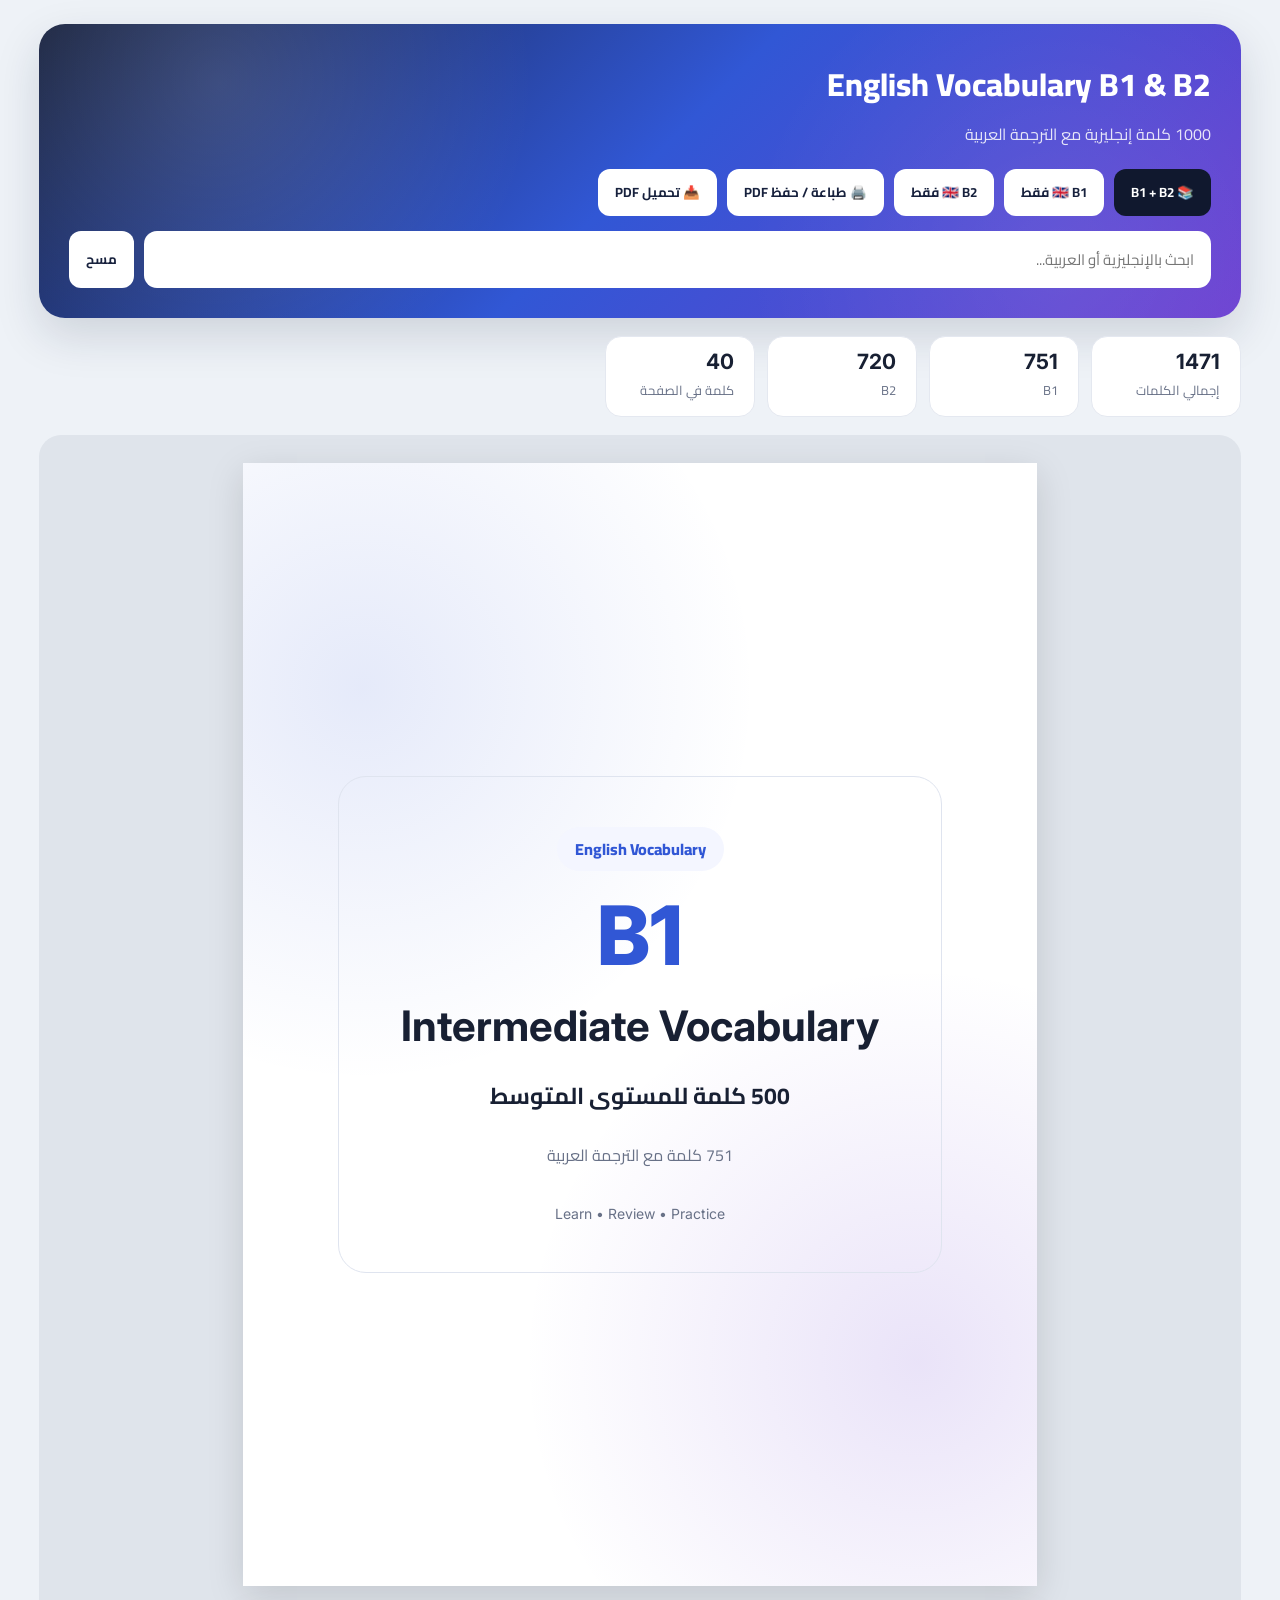
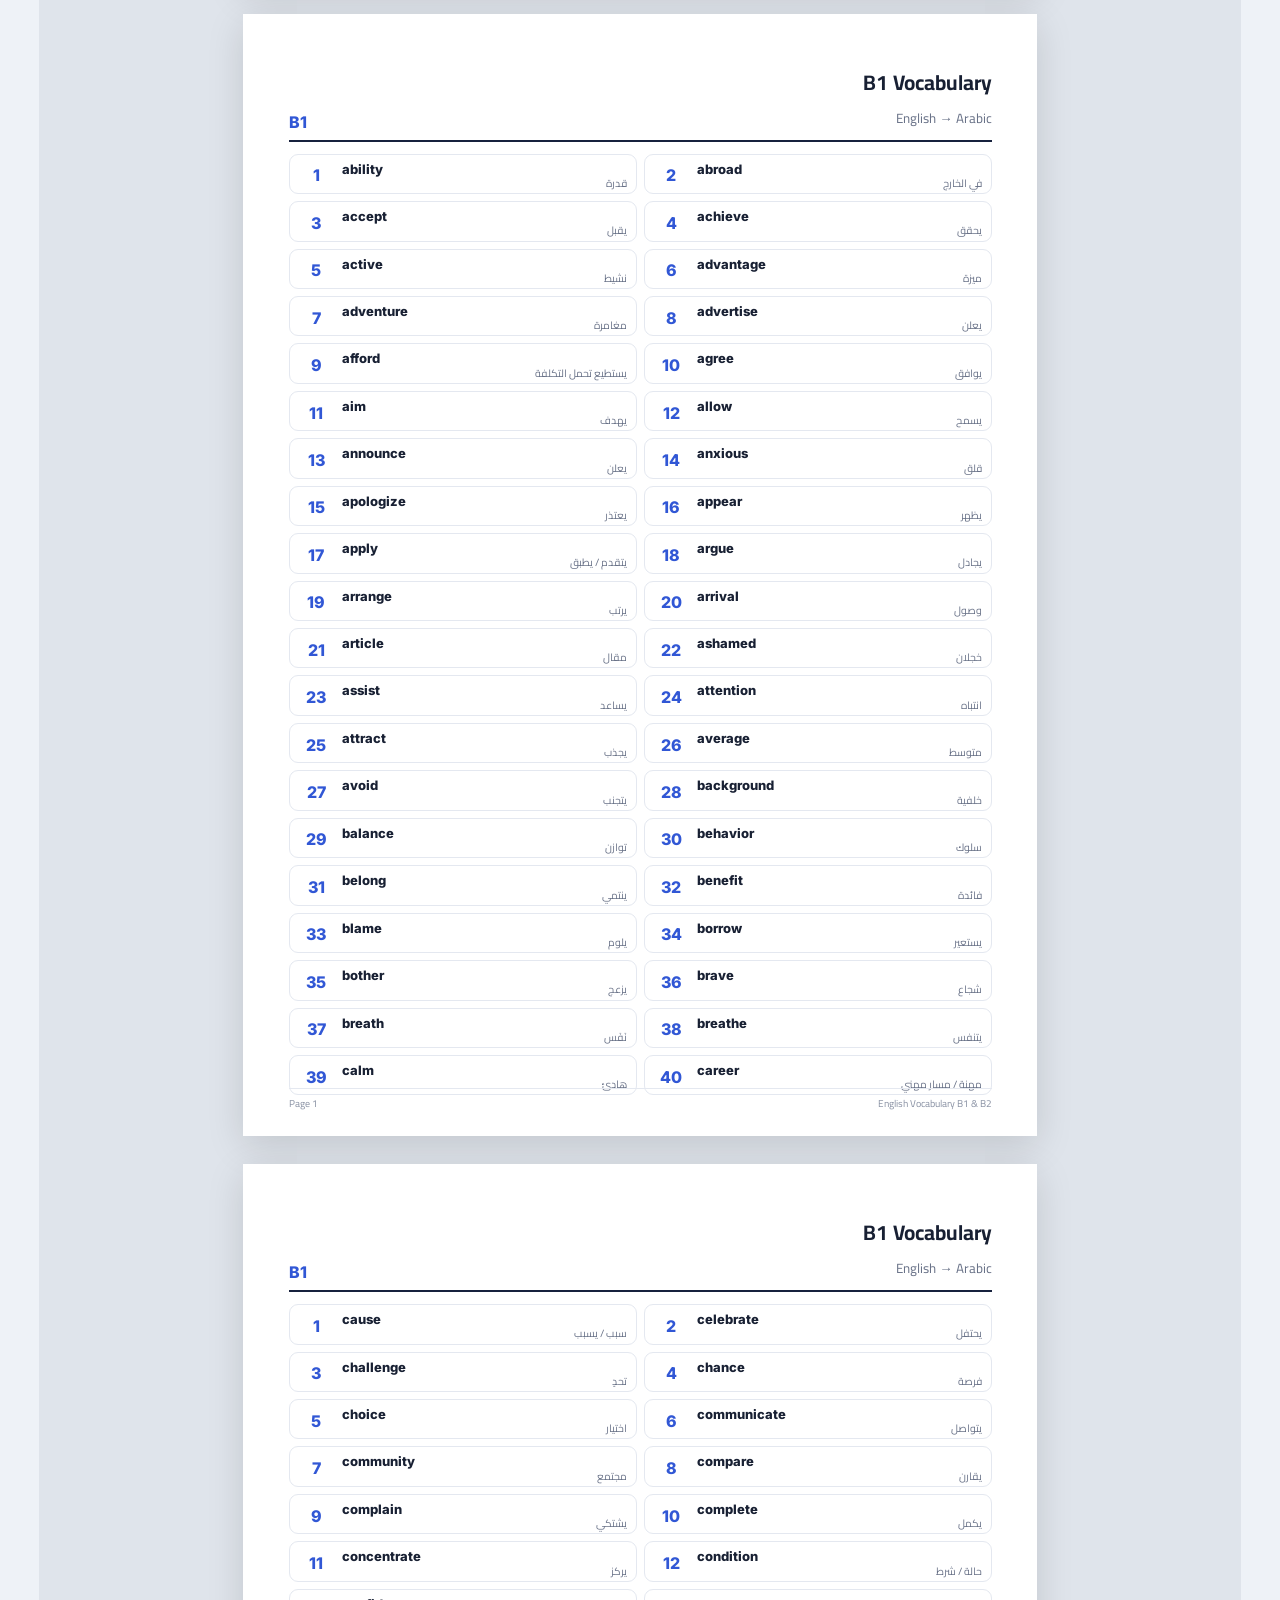
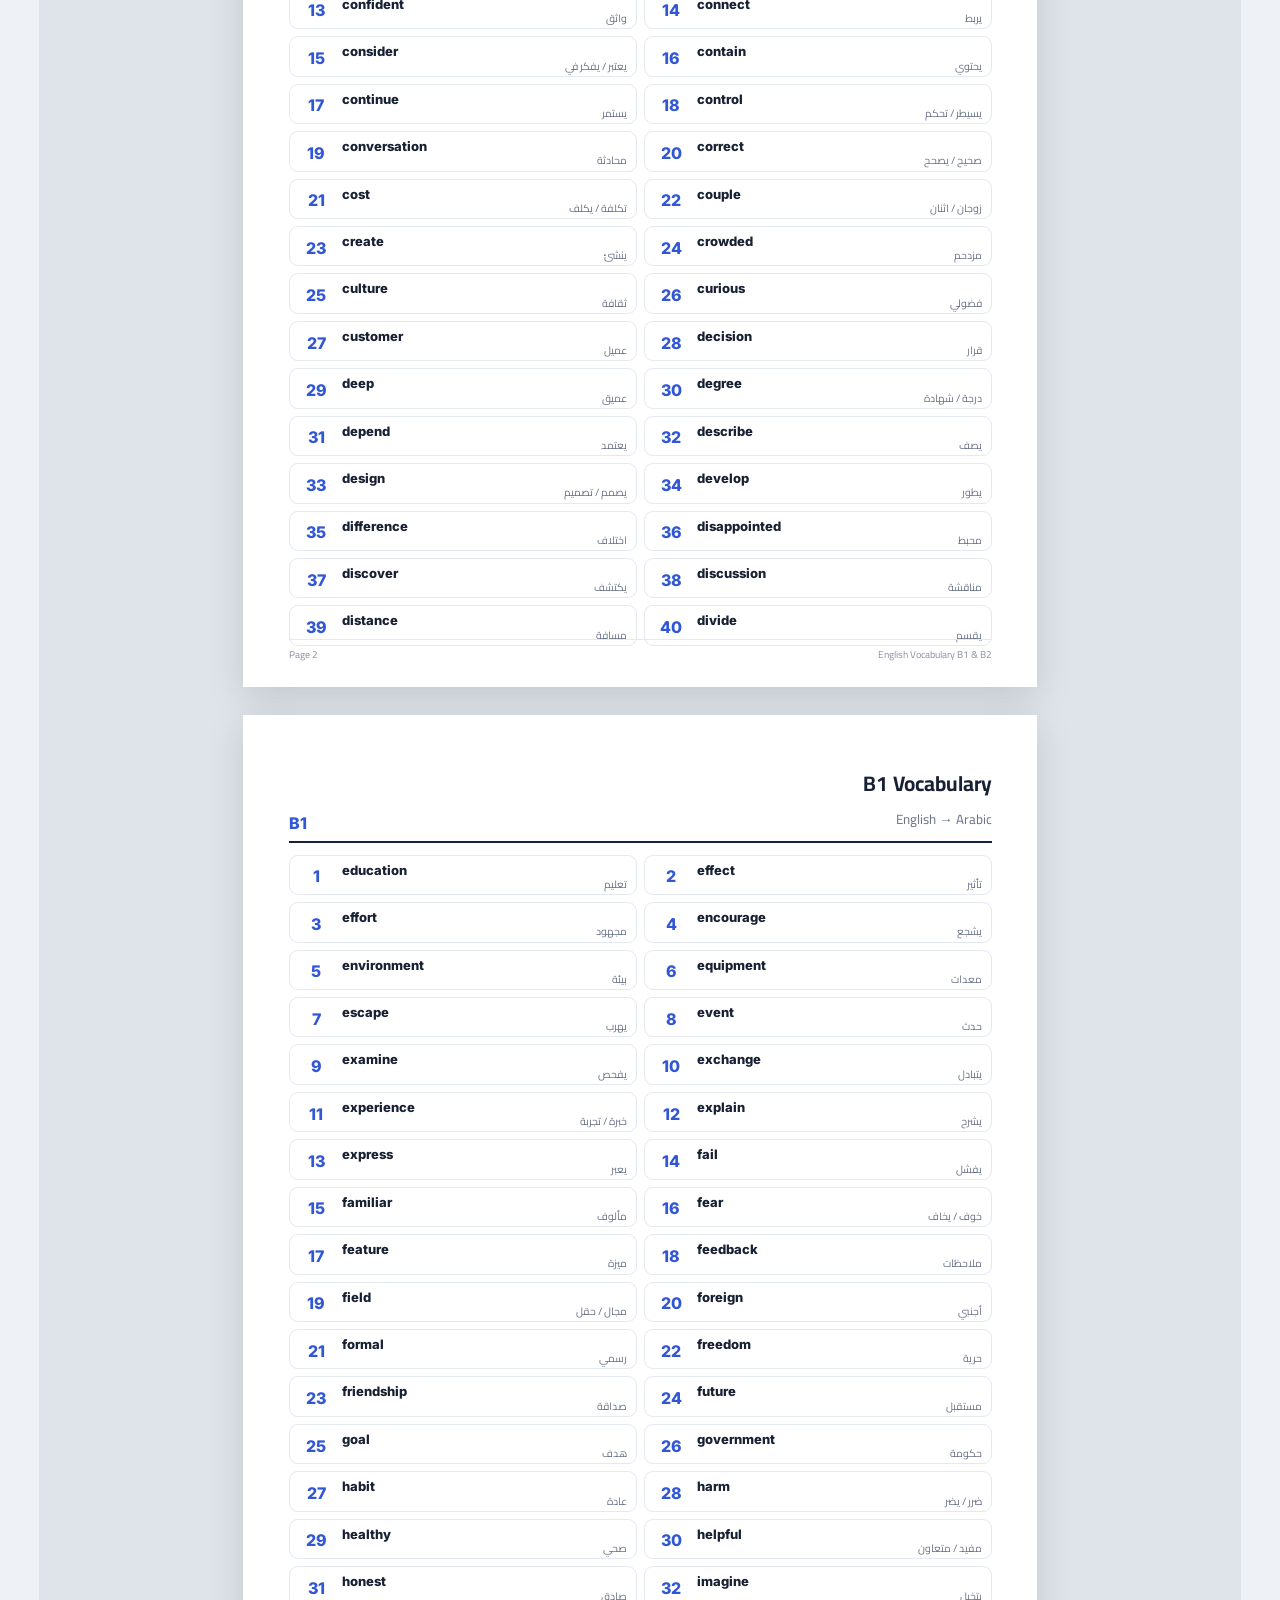
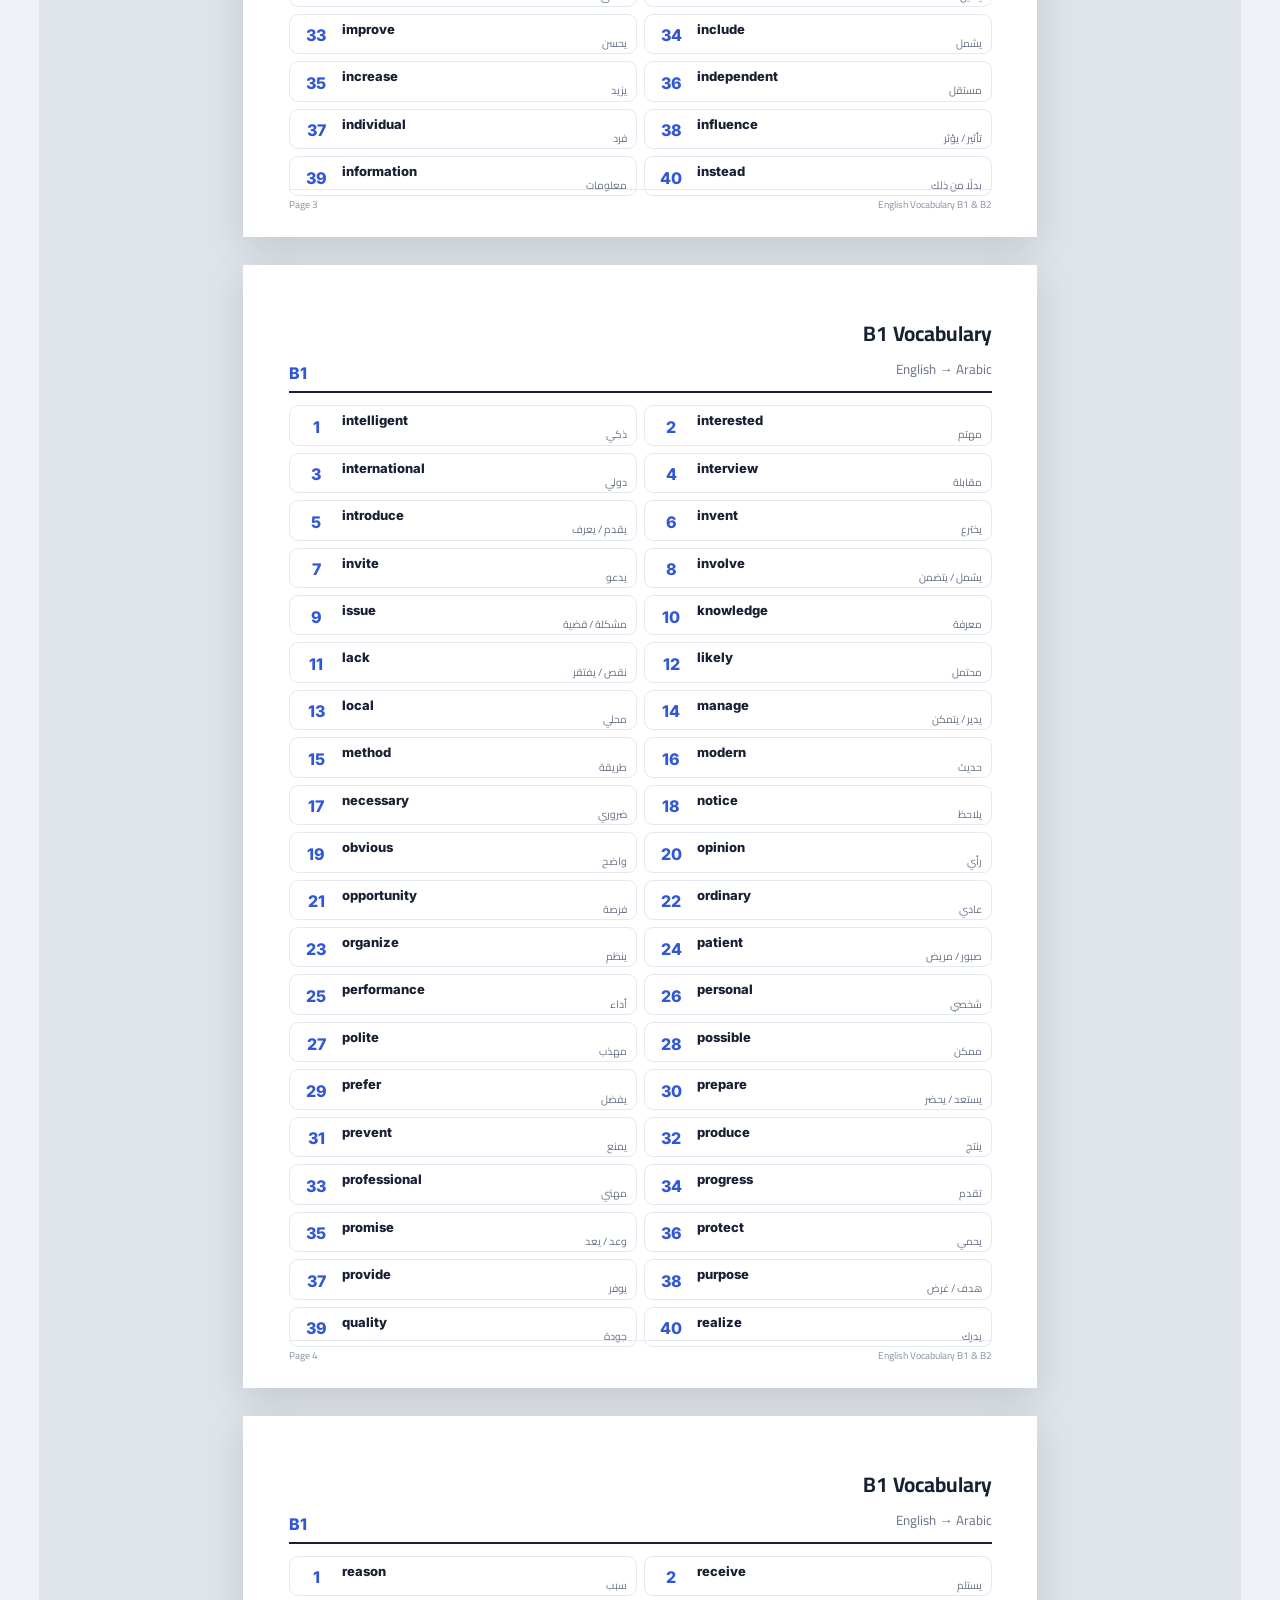
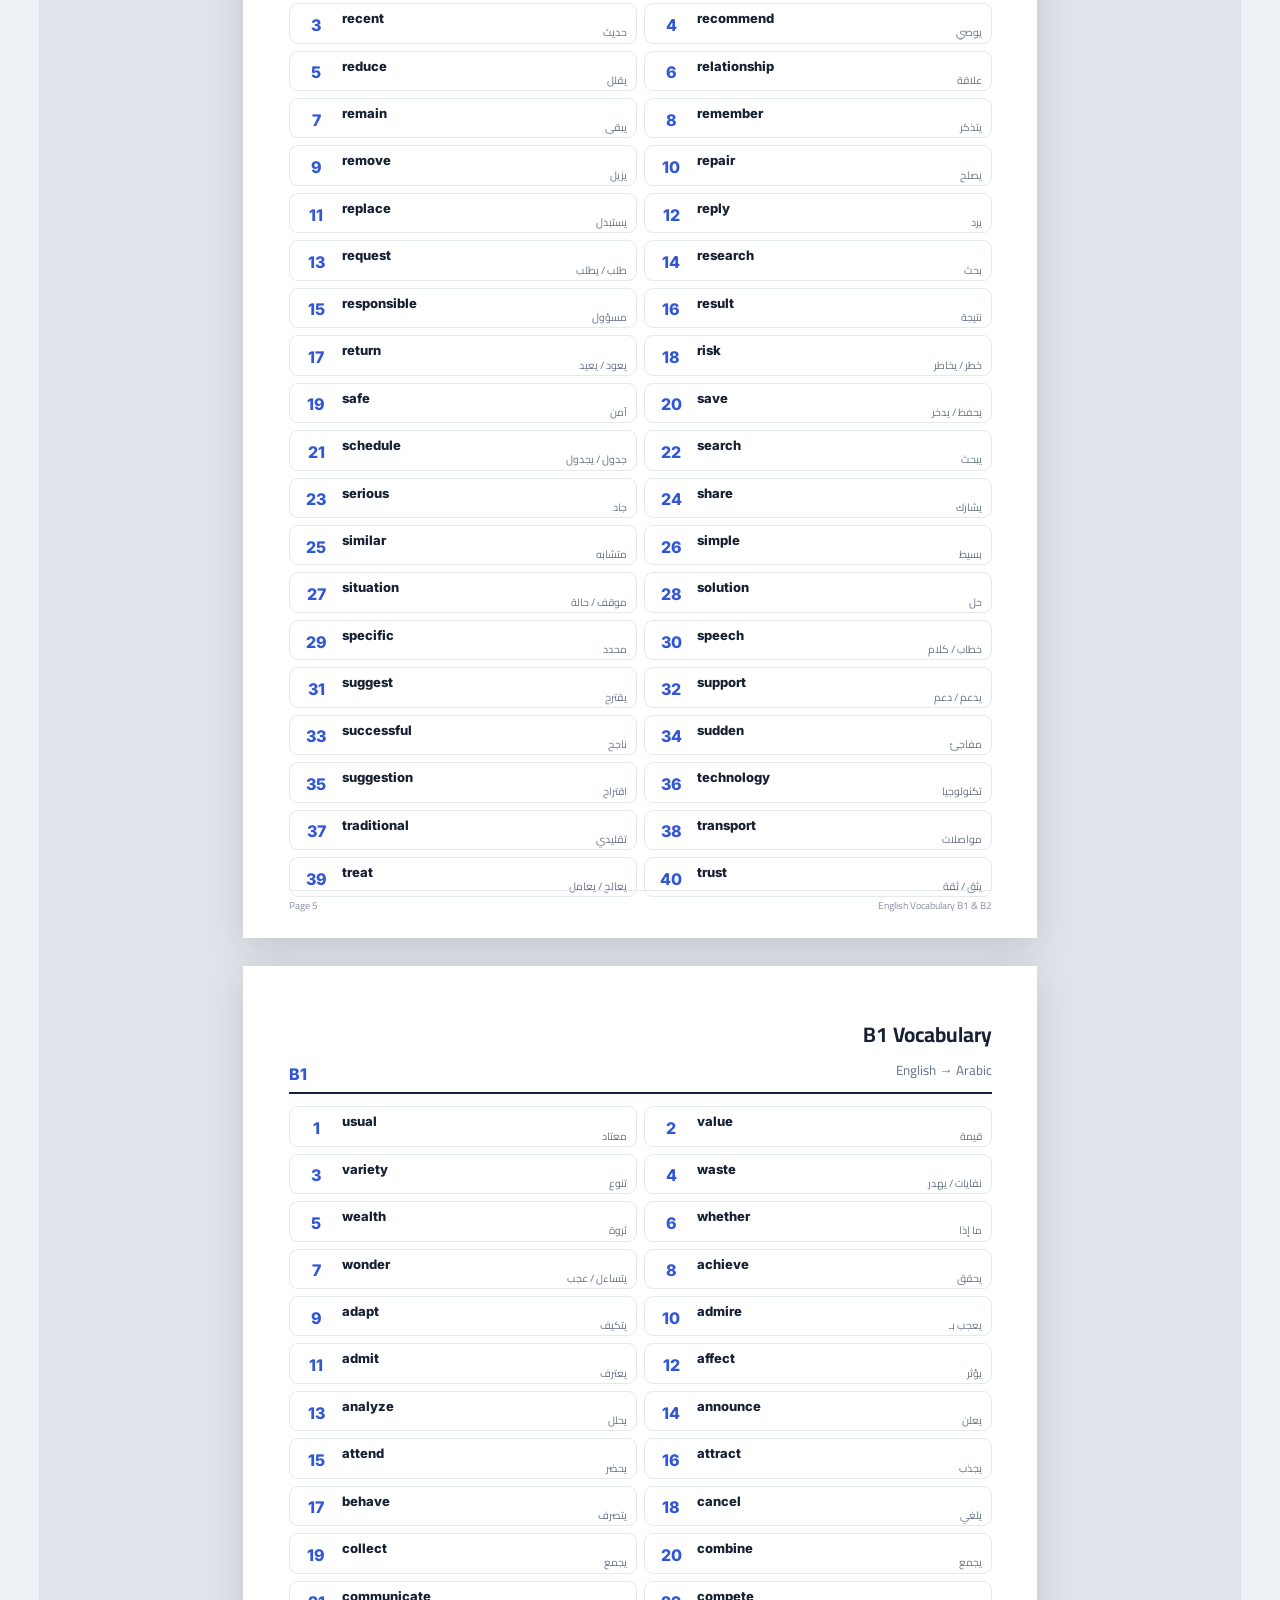
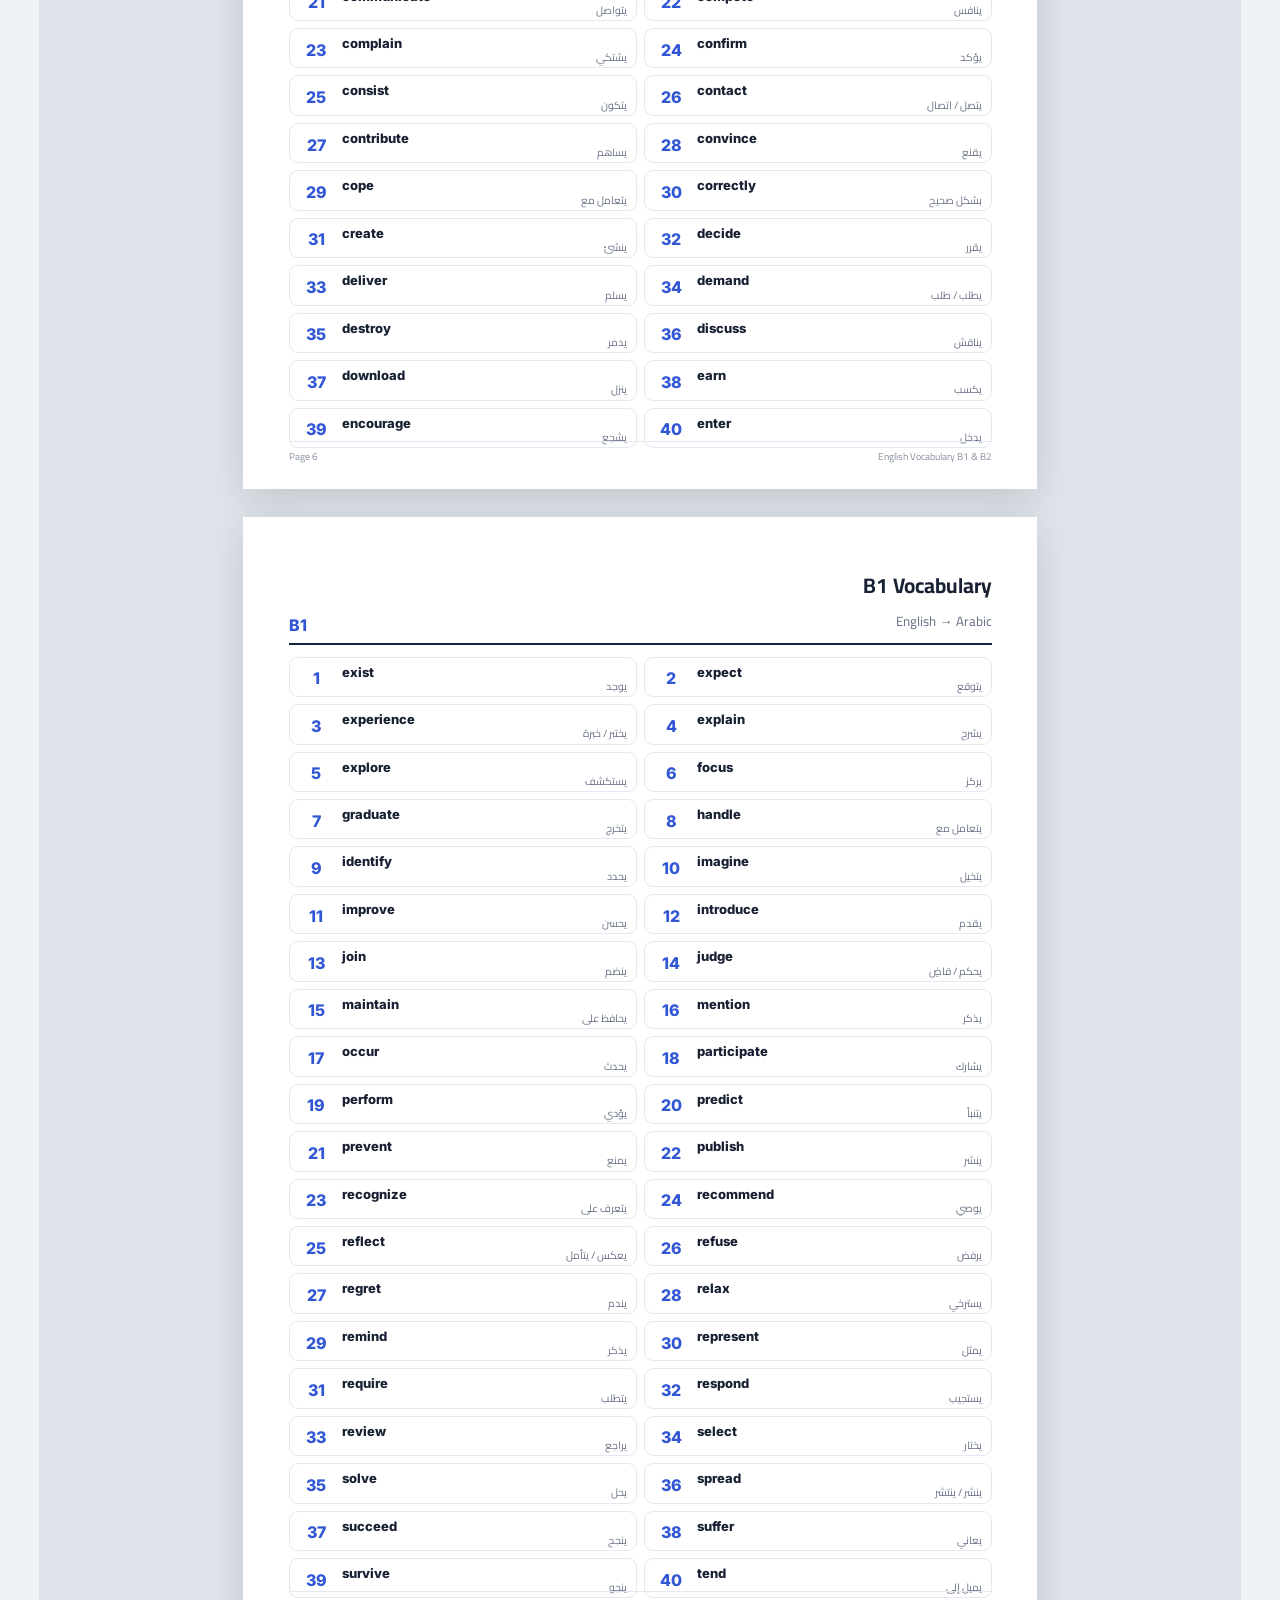
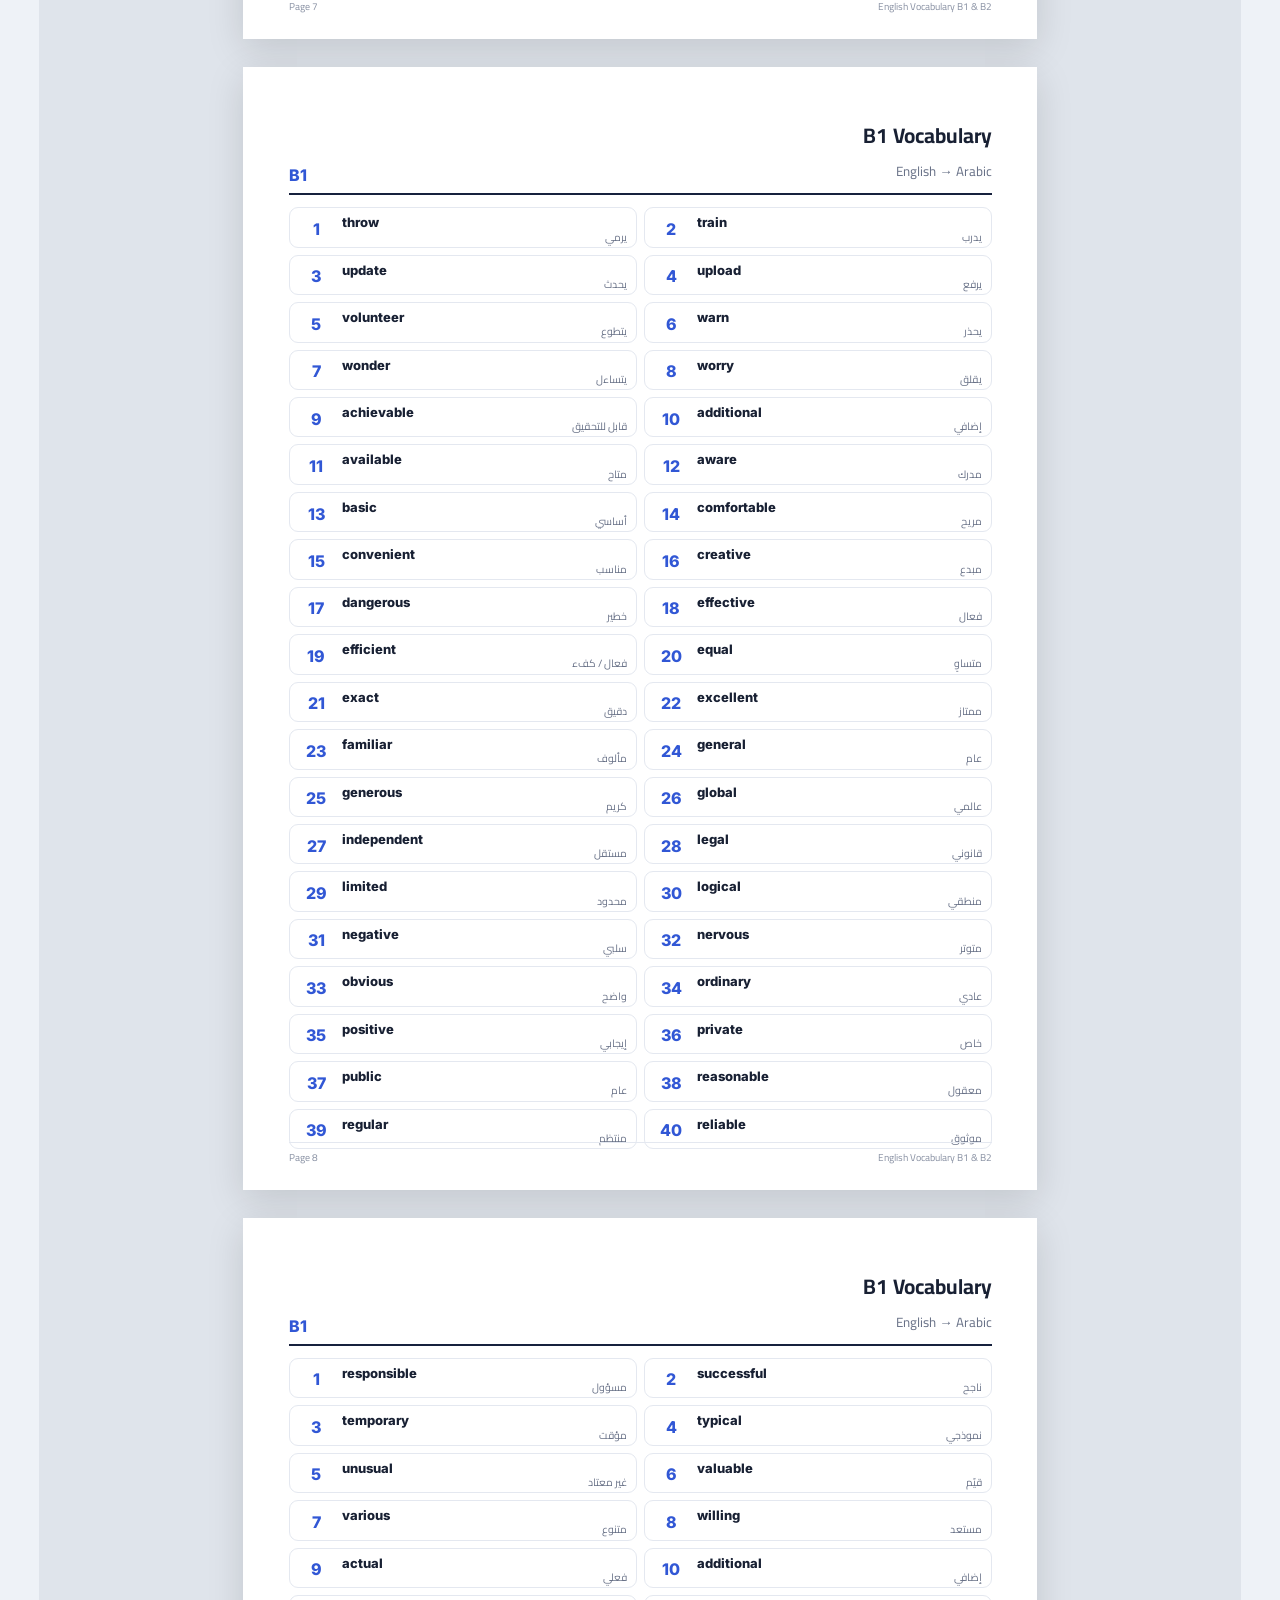
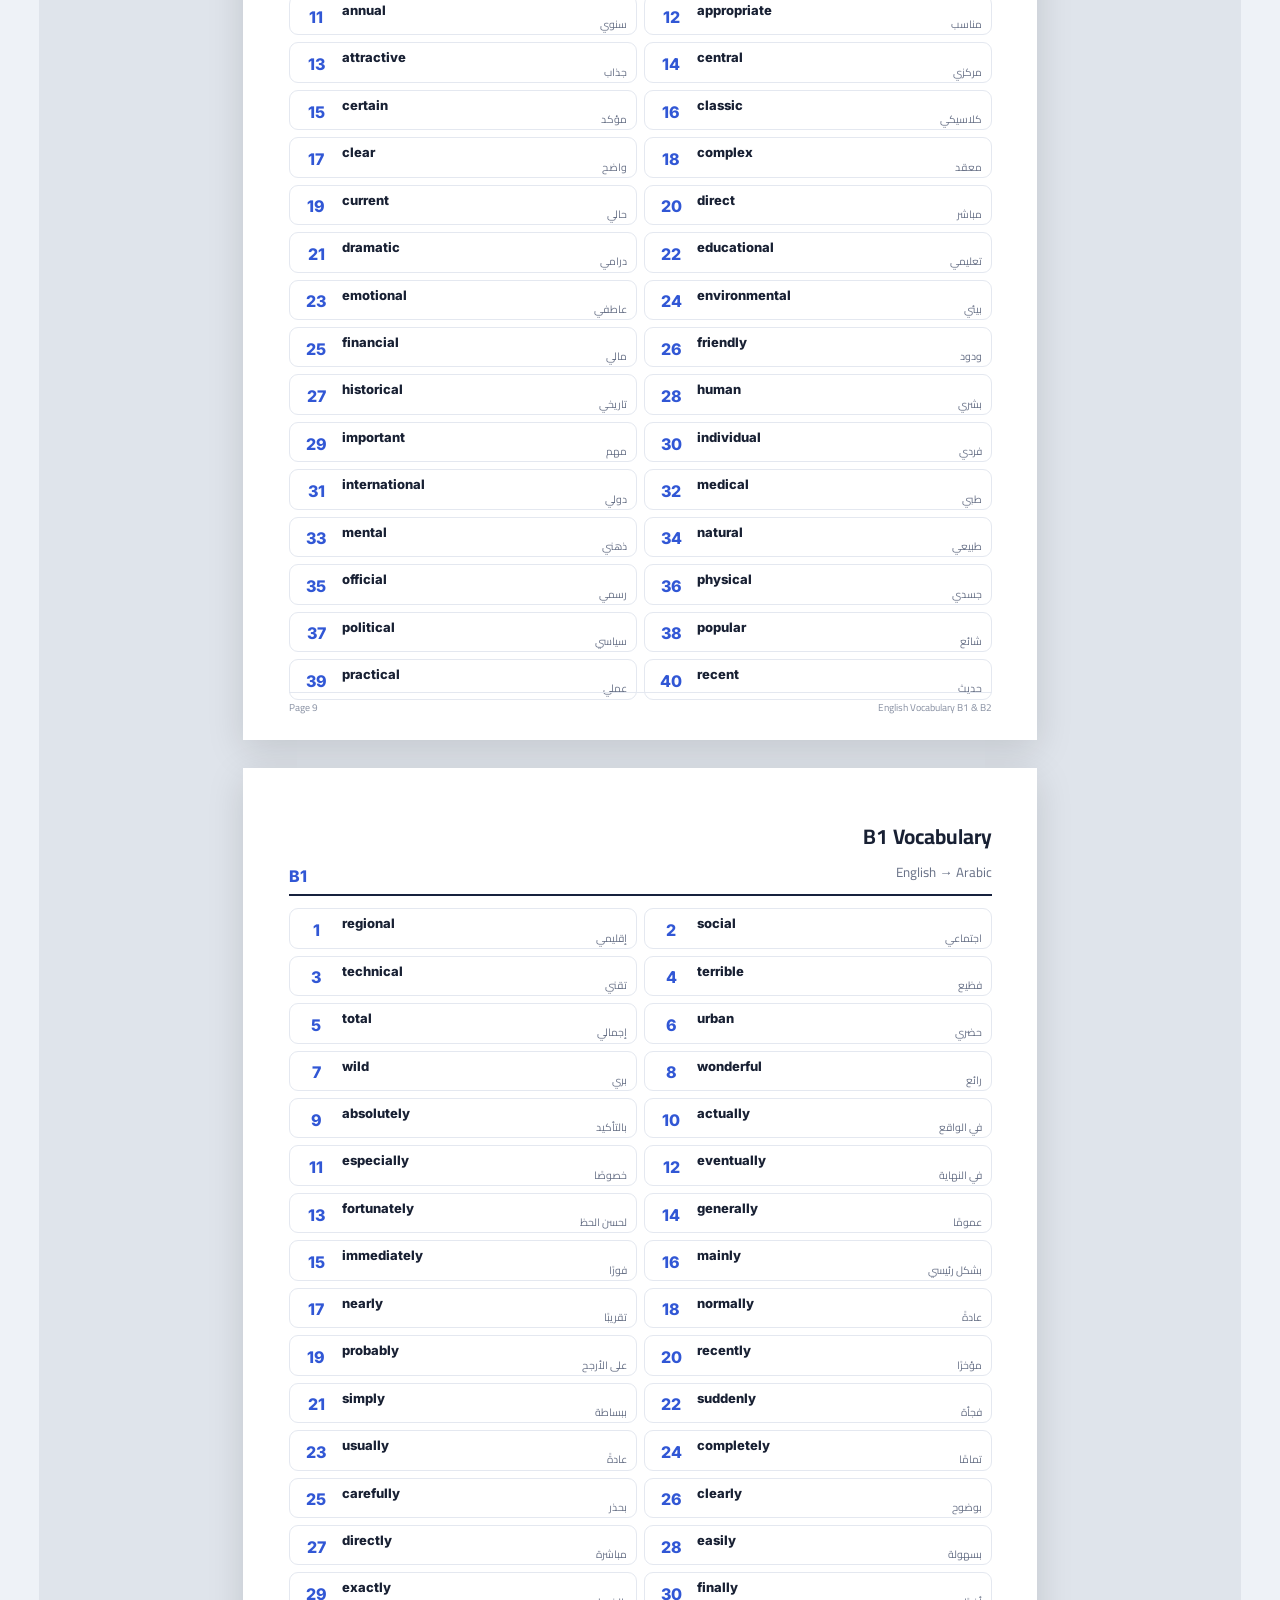
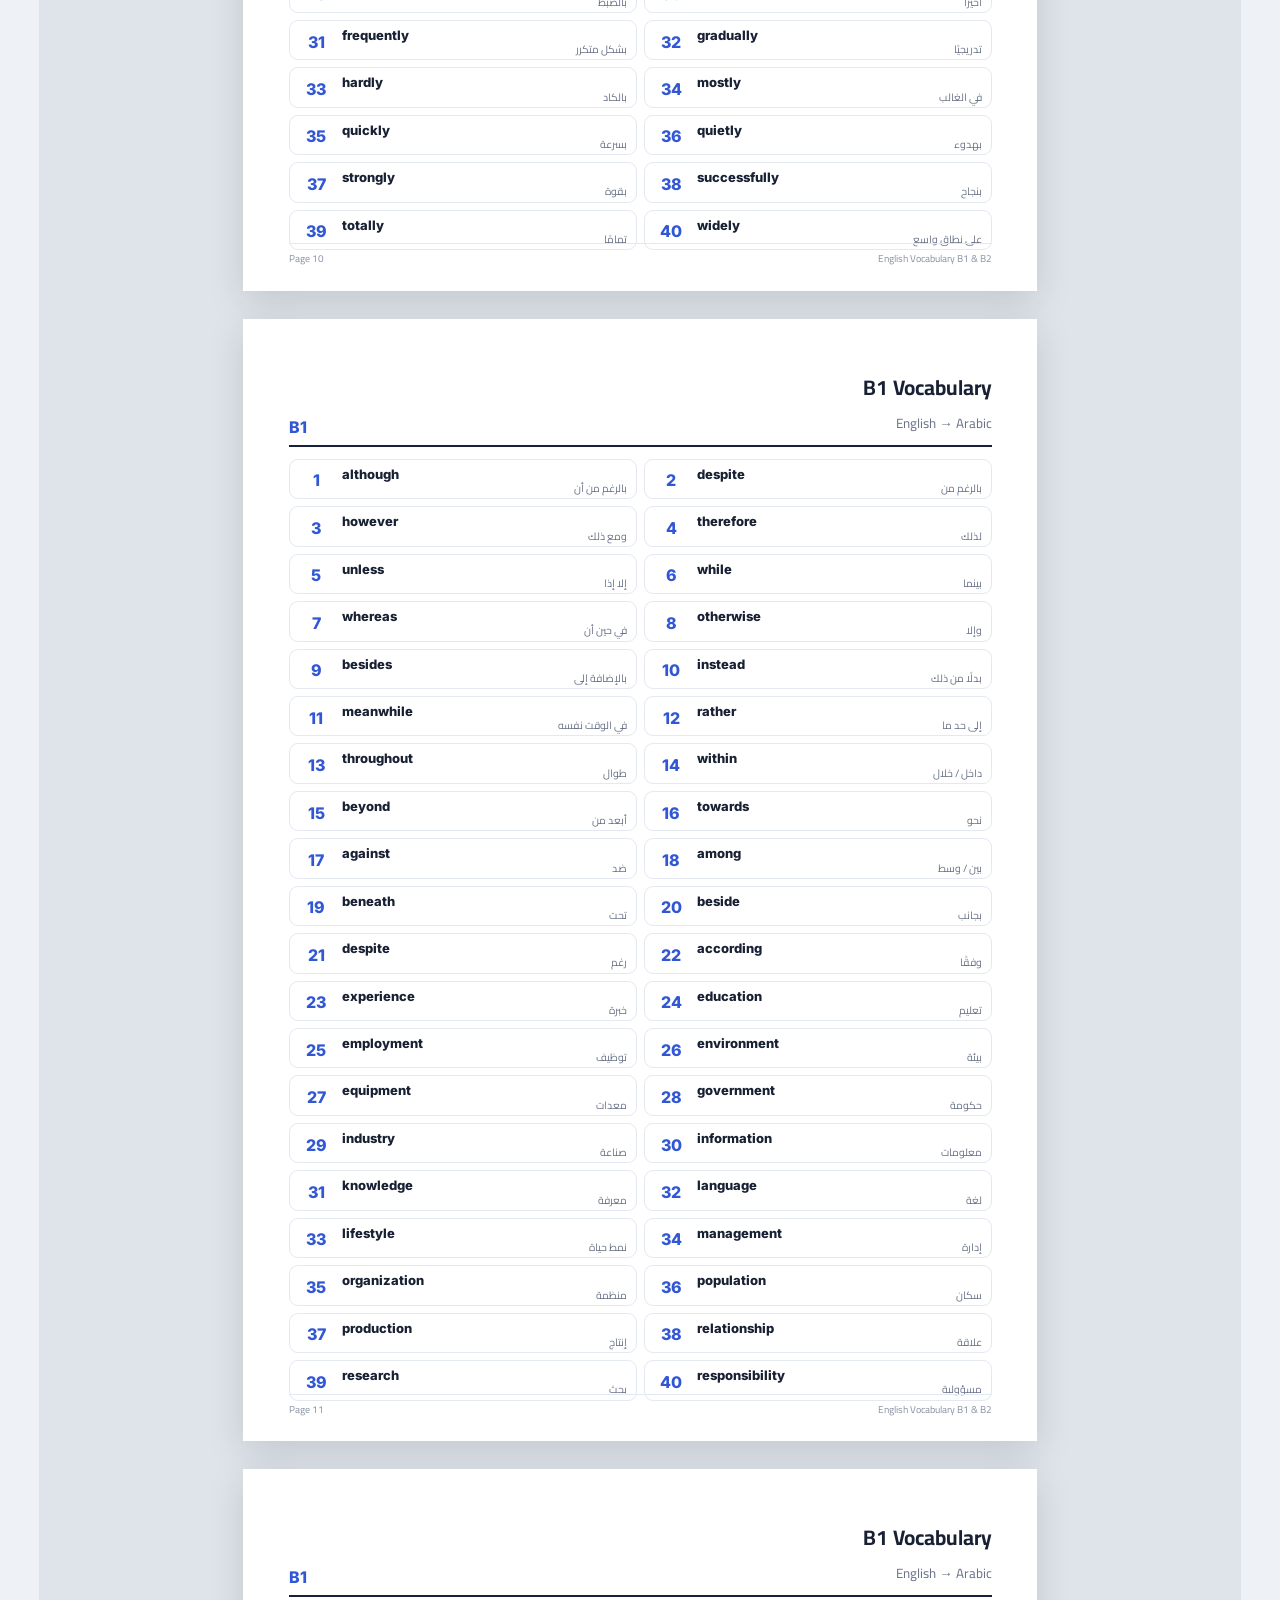
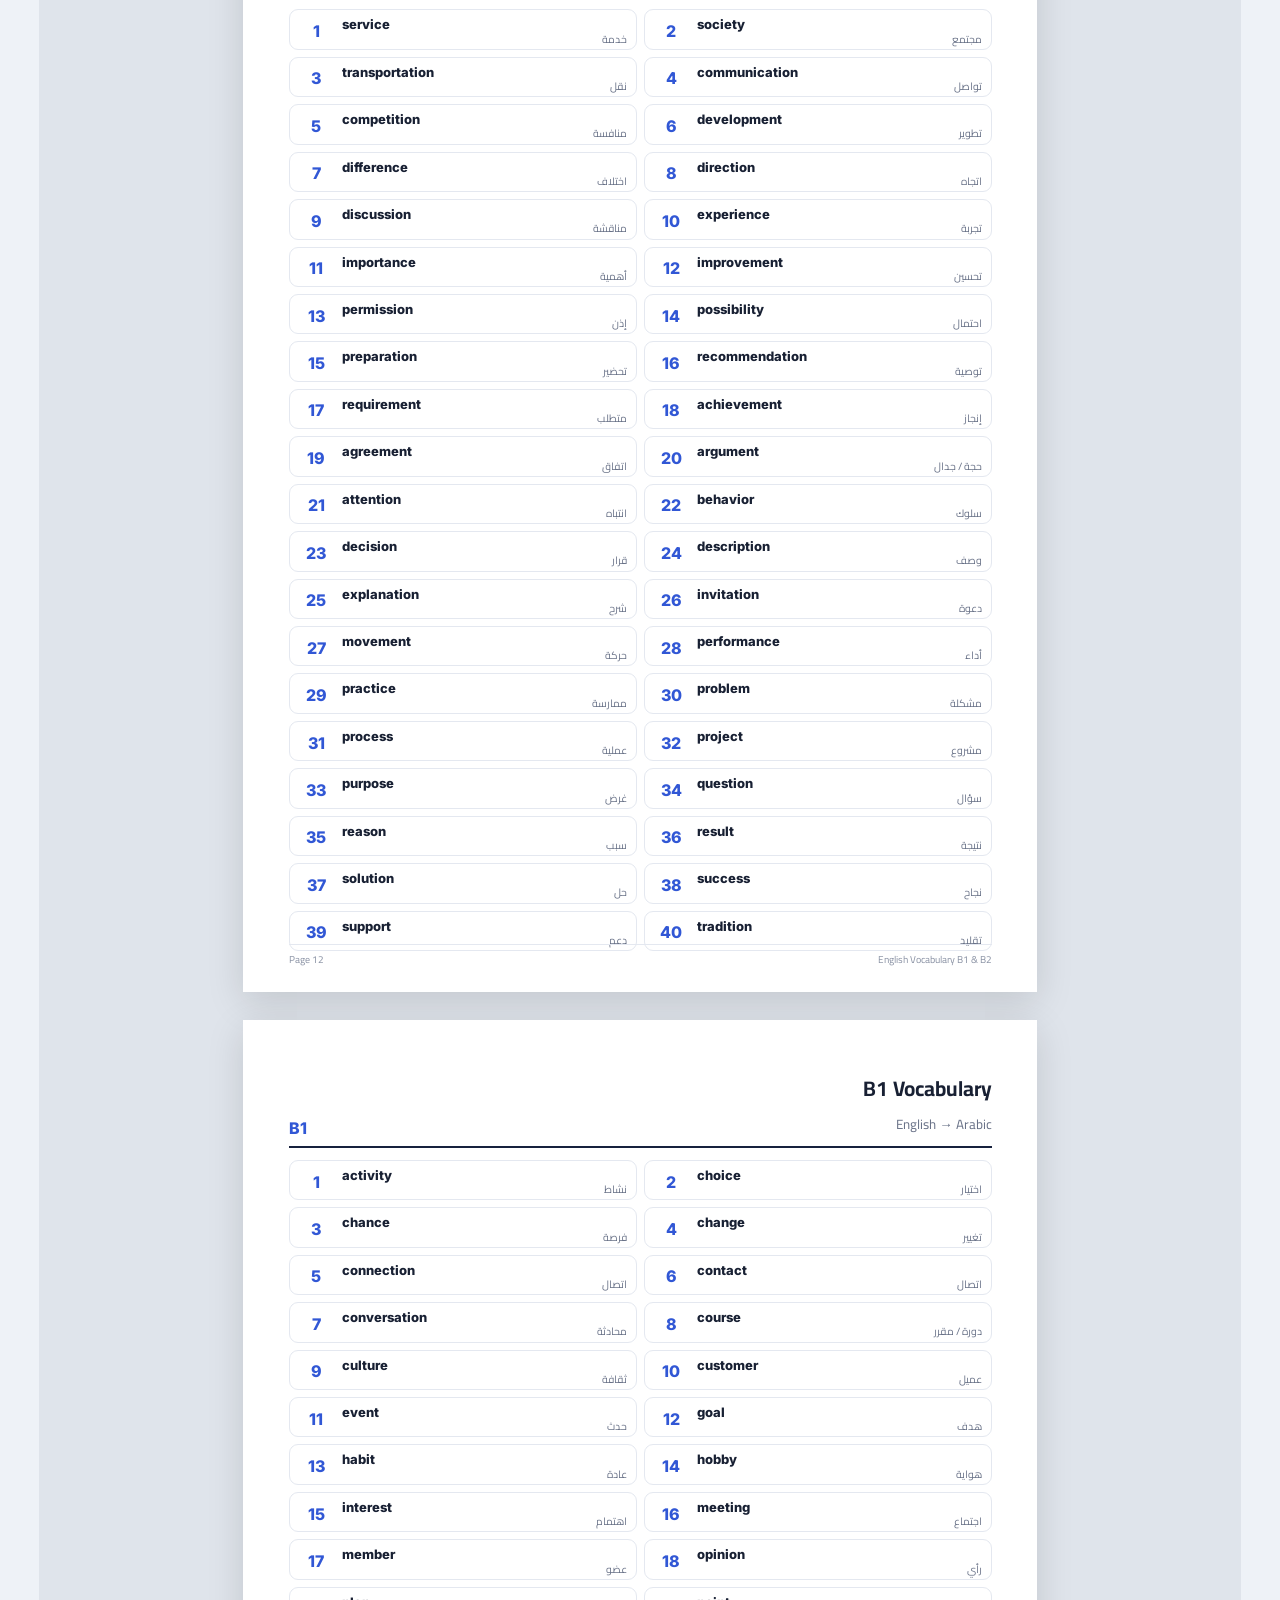
<file: vocabulary/original-html/english-vocabulary-b1-b2.html>
<!DOCTYPE html>
<html lang="ar" dir="rtl">
<head>
<meta charset="UTF-8">
<meta name="viewport" content="width=device-width, initial-scale=1.0">

<title>English Vocabulary B1 & B2</title>

<style>

@import url('https://fonts.googleapis.com/css2?family=Cairo:wght@400;600;700;800&family=Inter:wght@500;600;700;800&display=swap');

:root{
    --navy:#17213d;
    --blue:#3157d5;
    --purple:#6c3fd1;
    --gold:#d6a84f;
    --text:#182033;
    --muted:#687187;
    --line:#e4e8f0;
    --soft:#f4f6ff;
    --bg:#eef2f7;
    --white:#fff;
}

*{
    box-sizing:border-box;
}

html{
    scroll-behavior:smooth;
}

body{
    margin:0;
    background:var(--bg);
    color:var(--text);
    font-family:Cairo,Arial,sans-serif;
}

.app{
    max-width:1250px;
    margin:auto;
    padding:24px;
}

.header{
    background:
        radial-gradient(circle at 15% 20%,#ffffff22,transparent 30%),
        radial-gradient(circle at 85% 80%,#ffffff15,transparent 30%),
        linear-gradient(135deg,var(--navy),var(--blue),var(--purple));

    color:white;
    padding:30px;
    border-radius:26px;
    box-shadow:0 18px 45px #17213d25;
}

.header h1{
    margin:0;
    font-size:32px;
    font-weight:800;
}

.header p{
    margin:5px 0 0;
    opacity:.85;
}

.controls{
    display:flex;
    gap:10px;
    flex-wrap:wrap;
    margin-top:20px;
}

button{
    border:0;
    border-radius:12px;
    padding:11px 17px;
    font-family:inherit;
    font-weight:700;
    cursor:pointer;
    transition:.2s;
}

button:hover{
    transform:translateY(-2px);
}

.btn{
    background:white;
    color:var(--navy);
}

.btn.dark{
    background:#10182e;
    color:white;
}

.btn.blue{
    background:#3157d5;
    color:white;
}

.search{
    display:flex;
    gap:10px;
    margin-top:15px;
}

.search input{
    flex:1;
    border:0;
    border-radius:13px;
    padding:14px 17px;
    font-family:inherit;
    outline:none;
    font-size:15px;
}

.stats{
    display:flex;
    flex-wrap:wrap;
    gap:12px;
    margin:18px 0;
}

.stat{
    background:white;
    border:1px solid var(--line);
    border-radius:16px;
    padding:12px 20px;
    min-width:150px;
}

.stat strong{
    display:block;
    font-family:Inter,Arial,sans-serif;
    font-size:21px;
}

.stat span{
    color:var(--muted);
    font-size:13px;
}

.viewer{
    background:#dfe4eb;
    padding:28px;
    border-radius:22px;
}

.page,
.cover{
    width:210mm;
    height:297mm;
    background:white;
    margin:0 auto 28px;
    position:relative;
    overflow:hidden;

    break-after:page;
    page-break-after:always;

    box-shadow:0 10px 35px rgba(0,0,0,.13);
}

.cover{
    display:flex;
    justify-content:center;
    align-items:center;
    text-align:center;
    padding:25mm;

    background:
        radial-gradient(circle at 15% 20%,#3157d520,transparent 35%),
        radial-gradient(circle at 85% 80%,#6c3fd125,transparent 35%),
        white;
}

.cover-content{
    width:100%;
    border:1px solid #dfe4ef;
    border-radius:28px;
    padding:50px 35px;
}

.badge{
    display:inline-block;
    background:var(--soft);
    color:var(--blue);
    padding:7px 18px;
    border-radius:999px;
    font-weight:800;
}

.level-big{
    font-family:Inter,Arial,sans-serif;
    direction:ltr;
    font-size:82px;
    font-weight:800;
    color:var(--blue);
    margin:15px 0;
}

.cover h2{
    font-size:42px;
    margin:0;
    font-family:Inter,Cairo,sans-serif;
}

.cover h3{
    font-size:23px;
}

.cover p{
    color:var(--muted);
}

.page{
    padding:13mm 12mm 17mm;
}

.page-header{
    display:flex;
    justify-content:space-between;
    align-items:flex-end;

    border-bottom:2px solid var(--navy);

    padding-bottom:8px;
    margin-bottom:12px;
}

.page-header h2{
    margin:0;
    font-size:21px;
}

.page-header small{
    color:var(--muted);
}

.page-level{
    font-family:Inter,Arial,sans-serif;
    direction:ltr;
    font-weight:800;
    color:var(--blue);
}

.words{
    display:grid;
    grid-template-columns:1fr 1fr;

    gap:7px;

    direction:ltr;
}

.word{
    direction:ltr;

    display:grid;
    grid-template-columns:35px 1fr;

    gap:8px;

    align-items:center;

    border:1px solid var(--line);

    border-radius:9px;

    padding:7px 9px;

    height:10.7mm;

    overflow:hidden;

    background:white;
}

.number{
    font-family:Inter,Arial,sans-serif;

    font-weight:800;

    color:var(--blue);

    text-align:center;
}

.english{
    font-family:Inter,Arial,sans-serif;

    font-weight:800;

    font-size:13px;

    line-height:1.1;

    direction:ltr;

    text-align:left;
}

.arabic{
    direction:rtl;

    text-align:right;

    color:var(--muted);

    font-size:10.5px;

    line-height:1.15;

    margin-top:1px;
}

.footer{
    position:absolute;

    bottom:6mm;

    left:12mm;
    right:12mm;

    border-top:1px solid var(--line);

    padding-top:5px;

    display:flex;

    justify-content:space-between;

    color:#8a92a4;

    font-size:10px;
}

.no-results{
    text-align:center;

    padding:60px;

    color:var(--muted);

    background:white;

    border-radius:18px;
}

@media print{

    html,
    body{
        width:210mm;

        margin:0!important;
        padding:0!important;

        background:white!important;
    }

    body{
        -webkit-print-color-adjust:exact;
        print-color-adjust:exact;
    }

    .app{
        width:210mm;

        max-width:none;

        padding:0;

        margin:0;
    }

    .header,
    .stats,
    .controls,
    .search{
        display:none!important;
    }

    .viewer{
        width:210mm;

        padding:0!important;

        margin:0;

        background:white;

        border-radius:0;
    }

    .page,
    .cover{

        width:210mm!important;

        height:297mm!important;

        min-height:297mm!important;

        margin:0!important;

        box-shadow:none!important;

        overflow:hidden!important;

        break-after:page!important;

        page-break-after:always!important;

        break-inside:avoid!important;

        page-break-inside:avoid!important;
    }

    .cover{
        padding:25mm!important;
    }

    .words{
        grid-template-columns:1fr 1fr!important;

        direction:ltr!important;

        gap:7px!important;
    }

    .word{
        height:10.7mm!important;

        min-height:10.7mm!important;

        break-inside:avoid!important;

        page-break-inside:avoid!important;
    }

    .page:last-child,
    .cover:last-child{

        break-after:auto!important;

        page-break-after:auto!important;
    }
}

@page{
    size:A4 portrait;

    margin:0;
}

@media(max-width:850px){

    .app{
        padding:10px;
    }

    .viewer{
        padding:10px;

        overflow:auto;
    }

    .page,
    .cover{
        flex:none;
    }

    .header h1{
        font-size:25px;
    }
}

</style>
</head>

<body>

<div class="app">

<header class="header">

    <h1>
        English Vocabulary B1 & B2
    </h1>

    <p>
        1000 كلمة إنجليزية مع الترجمة العربية
    </p>

    <div class="controls">

        <button class="btn dark"
                onclick="setLevel('ALL')">
            📚 B1 + B2
        </button>

        <button class="btn"
                onclick="setLevel('B1')">
            🇬🇧 B1 فقط
        </button>

        <button class="btn"
                onclick="setLevel('B2')">
            🇬🇧 B2 فقط
        </button>

        <button class="btn"
                onclick="window.print()">
            🖨️ طباعة / حفظ PDF
        </button>

        <button class="btn"
                onclick="downloadPDF()">
            📥 تحميل PDF
        </button>

    </div>

    <div class="search">

        <input
            id="search"
            type="text"
            placeholder="ابحث بالإنجليزية أو العربية..."
            oninput="render()"
        >

        <button
            class="btn"
            onclick="clearSearch()">
            مسح
        </button>

    </div>

</header>


<div class="stats">

    <div class="stat">
        <strong id="totalWords">1000</strong>
        <span>إجمالي الكلمات</span>
    </div>

    <div class="stat">
        <strong id="b1Count">500</strong>
        <span>B1</span>
    </div>

    <div class="stat">
        <strong id="b2Count">500</strong>
        <span>B2</span>
    </div>

    <div class="stat">
        <strong>40</strong>
        <span>كلمة في الصفحة</span>
    </div>

</div>


<div id="viewer" class="viewer"></div>

</div>


<script>


/* =========================================================
   B1 — 500 WORDS
   ========================================================= */

const B1 = [

["ability","قدرة"],
["abroad","في الخارج"],
["accept","يقبل"],
["achieve","يحقق"],
["active","نشيط"],
["advantage","ميزة"],
["adventure","مغامرة"],
["advertise","يعلن"],
["afford","يستطيع تحمل التكلفة"],
["agree","يوافق"],
["aim","يهدف"],
["allow","يسمح"],
["announce","يعلن"],
["anxious","قلق"],
["apologize","يعتذر"],
["appear","يظهر"],
["apply","يتقدم / يطبق"],
["argue","يجادل"],
["arrange","يرتب"],
["arrival","وصول"],
["article","مقال"],
["ashamed","خجلان"],
["assist","يساعد"],
["attention","انتباه"],
["attract","يجذب"],
["average","متوسط"],
["avoid","يتجنب"],
["background","خلفية"],
["balance","توازن"],
["behavior","سلوك"],
["belong","ينتمي"],
["benefit","فائدة"],
["blame","يلوم"],
["borrow","يستعير"],
["bother","يزعج"],
["brave","شجاع"],
["breath","نَفَس"],
["breathe","يتنفس"],
["calm","هادئ"],
["career","مهنة / مسار مهني"],
["cause","سبب / يسبب"],
["celebrate","يحتفل"],
["challenge","تحدٍ"],
["chance","فرصة"],
["choice","اختيار"],
["communicate","يتواصل"],
["community","مجتمع"],
["compare","يقارن"],
["complain","يشتكي"],
["complete","يكمل"],
["concentrate","يركز"],
["condition","حالة / شرط"],
["confident","واثق"],
["connect","يربط"],
["consider","يعتبر / يفكر في"],
["contain","يحتوي"],
["continue","يستمر"],
["control","يسيطر / تحكم"],
["conversation","محادثة"],
["correct","صحيح / يصحح"],
["cost","تكلفة / يكلف"],
["couple","زوجان / اثنان"],
["create","ينشئ"],
["crowded","مزدحم"],
["culture","ثقافة"],
["curious","فضولي"],
["customer","عميل"],
["decision","قرار"],
["deep","عميق"],
["degree","درجة / شهادة"],
["depend","يعتمد"],
["describe","يصف"],
["design","يصمم / تصميم"],
["develop","يطور"],
["difference","اختلاف"],
["disappointed","محبط"],
["discover","يكتشف"],
["discussion","مناقشة"],
["distance","مسافة"],
["divide","يقسم"],
["education","تعليم"],
["effect","تأثير"],
["effort","مجهود"],
["encourage","يشجع"],
["environment","بيئة"],
["equipment","معدات"],
["escape","يهرب"],
["event","حدث"],
["examine","يفحص"],
["exchange","يتبادل"],
["experience","خبرة / تجربة"],
["explain","يشرح"],
["express","يعبر"],
["fail","يفشل"],
["familiar","مألوف"],
["fear","خوف / يخاف"],
["feature","ميزة"],
["feedback","ملاحظات"],
["field","مجال / حقل"],
["foreign","أجنبي"],
["formal","رسمي"],
["freedom","حرية"],
["friendship","صداقة"],
["future","مستقبل"],
["goal","هدف"],
["government","حكومة"],
["habit","عادة"],
["harm","ضرر / يضر"],
["healthy","صحي"],
["helpful","مفيد / متعاون"],
["honest","صادق"],
["imagine","يتخيل"],
["improve","يحسن"],
["include","يشمل"],
["increase","يزيد"],
["independent","مستقل"],
["individual","فرد"],
["influence","تأثير / يؤثر"],
["information","معلومات"],
["instead","بدلًا من ذلك"],
["intelligent","ذكي"],
["interested","مهتم"],
["international","دولي"],
["interview","مقابلة"],
["introduce","يقدم / يعرف"],
["invent","يخترع"],
["invite","يدعو"],
["involve","يشمل / يتضمن"],
["issue","مشكلة / قضية"],
["knowledge","معرفة"],
["lack","نقص / يفتقر"],
["likely","محتمل"],
["local","محلي"],
["manage","يدير / يتمكن"],
["method","طريقة"],
["modern","حديث"],
["necessary","ضروري"],
["notice","يلاحظ"],
["obvious","واضح"],
["opinion","رأي"],
["opportunity","فرصة"],
["ordinary","عادي"],
["organize","ينظم"],
["patient","صبور / مريض"],
["performance","أداء"],
["personal","شخصي"],
["polite","مهذب"],
["possible","ممكن"],
["prefer","يفضل"],
["prepare","يستعد / يحضر"],
["prevent","يمنع"],
["produce","ينتج"],
["professional","مهني"],
["progress","تقدم"],
["promise","وعد / يعد"],
["protect","يحمي"],
["provide","يوفر"],
["purpose","هدف / غرض"],
["quality","جودة"],
["realize","يدرك"],
["reason","سبب"],
["receive","يستلم"],
["recent","حديث"],
["recommend","يوصي"],
["reduce","يقلل"],
["relationship","علاقة"],
["remain","يبقى"],
["remember","يتذكر"],
["remove","يزيل"],
["repair","يصلح"],
["replace","يستبدل"],
["reply","يرد"],
["request","طلب / يطلب"],
["research","بحث"],
["responsible","مسؤول"],
["result","نتيجة"],
["return","يعود / يعيد"],
["risk","خطر / يخاطر"],
["safe","آمن"],
["save","يحفظ / يدخر"],
["schedule","جدول / يجدول"],
["search","يبحث"],
["serious","جاد"],
["share","يشارك"],
["similar","متشابه"],
["simple","بسيط"],
["situation","موقف / حالة"],
["solution","حل"],
["specific","محدد"],
["speech","خطاب / كلام"],
["suggest","يقترح"],
["support","يدعم / دعم"],
["successful","ناجح"],
["sudden","مفاجئ"],
["suggestion","اقتراح"],
["technology","تكنولوجيا"],
["traditional","تقليدي"],
["transport","مواصلات"],
["treat","يعالج / يعامل"],
["trust","يثق / ثقة"],
["usual","معتاد"],
["value","قيمة"],
["variety","تنوع"],
["waste","نفايات / يهدر"],
["wealth","ثروة"],
["whether","ما إذا"],
["wonder","يتساءل / عجب"],
["achieve","يحقق"],
["adapt","يتكيف"],
["admire","يعجب بـ"],
["admit","يعترف"],
["affect","يؤثر"],
["analyze","يحلل"],
["announce","يعلن"],
["attend","يحضر"],
["attract","يجذب"],
["behave","يتصرف"],
["cancel","يلغي"],
["collect","يجمع"],
["combine","يجمع"],
["communicate","يتواصل"],
["compete","ينافس"],
["complain","يشتكي"],
["confirm","يؤكد"],
["consist","يتكون"],
["contact","يتصل / اتصال"],
["contribute","يساهم"],
["convince","يقنع"],
["cope","يتعامل مع"],
["correctly","بشكل صحيح"],
["create","ينشئ"],
["decide","يقرر"],
["deliver","يسلم"],
["demand","يطلب / طلب"],
["destroy","يدمر"],
["discuss","يناقش"],
["download","ينزل"],
["earn","يكسب"],
["encourage","يشجع"],
["enter","يدخل"],
["exist","يوجد"],
["expect","يتوقع"],
["experience","يختبر / خبرة"],
["explain","يشرح"],
["explore","يستكشف"],
["focus","يركز"],
["graduate","يتخرج"],
["handle","يتعامل مع"],
["identify","يحدد"],
["imagine","يتخيل"],
["improve","يحسن"],
["introduce","يقدم"],
["join","ينضم"],
["judge","يحكم / قاضٍ"],
["maintain","يحافظ على"],
["mention","يذكر"],
["occur","يحدث"],
["participate","يشارك"],
["perform","يؤدي"],
["predict","يتنبأ"],
["prevent","يمنع"],
["publish","ينشر"],
["recognize","يتعرف على"],
["recommend","يوصي"],
["reflect","يعكس / يتأمل"],
["refuse","يرفض"],
["regret","يندم"],
["relax","يسترخي"],
["remind","يذكر"],
["represent","يمثل"],
["require","يتطلب"],
["respond","يستجيب"],
["review","يراجع"],
["select","يختار"],
["solve","يحل"],
["spread","ينشر / ينتشر"],
["succeed","ينجح"],
["suffer","يعاني"],
["survive","ينجو"],
["tend","يميل إلى"],
["throw","يرمي"],
["train","يدرب"],
["update","يحدث"],
["upload","يرفع"],
["volunteer","يتطوع"],
["warn","يحذر"],
["wonder","يتساءل"],
["worry","يقلق"],
["achievable","قابل للتحقيق"],
["additional","إضافي"],
["available","متاح"],
["aware","مدرك"],
["basic","أساسي"],
["comfortable","مريح"],
["convenient","مناسب"],
["creative","مبدع"],
["dangerous","خطير"],
["effective","فعال"],
["efficient","فعال / كفء"],
["equal","متساوٍ"],
["exact","دقيق"],
["excellent","ممتاز"],
["familiar","مألوف"],
["general","عام"],
["generous","كريم"],
["global","عالمي"],
["independent","مستقل"],
["legal","قانوني"],
["limited","محدود"],
["logical","منطقي"],
["negative","سلبي"],
["nervous","متوتر"],
["obvious","واضح"],
["ordinary","عادي"],
["positive","إيجابي"],
["private","خاص"],
["public","عام"],
["reasonable","معقول"],
["regular","منتظم"],
["reliable","موثوق"],
["responsible","مسؤول"],
["successful","ناجح"],
["temporary","مؤقت"],
["typical","نموذجي"],
["unusual","غير معتاد"],
["valuable","قيّم"],
["various","متنوع"],
["willing","مستعد"],
["actual","فعلي"],
["additional","إضافي"],
["annual","سنوي"],
["appropriate","مناسب"],
["attractive","جذاب"],
["central","مركزي"],
["certain","مؤكد"],
["classic","كلاسيكي"],
["clear","واضح"],
["complex","معقد"],
["current","حالي"],
["direct","مباشر"],
["dramatic","درامي"],
["educational","تعليمي"],
["emotional","عاطفي"],
["environmental","بيئي"],
["financial","مالي"],
["friendly","ودود"],
["historical","تاريخي"],
["human","بشري"],
["important","مهم"],
["individual","فردي"],
["international","دولي"],
["medical","طبي"],
["mental","ذهني"],
["natural","طبيعي"],
["official","رسمي"],
["physical","جسدي"],
["political","سياسي"],
["popular","شائع"],
["practical","عملي"],
["recent","حديث"],
["regional","إقليمي"],
["social","اجتماعي"],
["technical","تقني"],
["terrible","فظيع"],
["total","إجمالي"],
["urban","حضري"],
["wild","بري"],
["wonderful","رائع"],
["absolutely","بالتأكيد"],
["actually","في الواقع"],
["especially","خصوصًا"],
["eventually","في النهاية"],
["fortunately","لحسن الحظ"],
["generally","عمومًا"],
["immediately","فورًا"],
["mainly","بشكل رئيسي"],
["nearly","تقريبًا"],
["normally","عادةً"],
["probably","على الأرجح"],
["recently","مؤخرًا"],
["simply","ببساطة"],
["suddenly","فجأة"],
["usually","عادةً"],
["completely","تمامًا"],
["carefully","بحذر"],
["clearly","بوضوح"],
["directly","مباشرة"],
["easily","بسهولة"],
["exactly","بالضبط"],
["finally","أخيرًا"],
["frequently","بشكل متكرر"],
["gradually","تدريجيًا"],
["hardly","بالكاد"],
["mostly","في الغالب"],
["quickly","بسرعة"],
["quietly","بهدوء"],
["strongly","بقوة"],
["successfully","بنجاح"],
["totally","تمامًا"],
["widely","على نطاق واسع"],
["although","بالرغم من أن"],
["despite","بالرغم من"],
["however","ومع ذلك"],
["therefore","لذلك"],
["unless","إلا إذا"],
["while","بينما"],
["whereas","في حين أن"],
["otherwise","وإلا"],
["besides","بالإضافة إلى"],
["instead","بدلًا من ذلك"],
["meanwhile","في الوقت نفسه"],
["rather","إلى حد ما"],
["throughout","طوال"],
["within","داخل / خلال"],
["beyond","أبعد من"],
["towards","نحو"],
["against","ضد"],
["among","بين / وسط"],
["beneath","تحت"],
["beside","بجانب"],
["despite","رغم"],
["according","وفقًا"],
["experience","خبرة"],
["education","تعليم"],
["employment","توظيف"],
["environment","بيئة"],
["equipment","معدات"],
["government","حكومة"],
["industry","صناعة"],
["information","معلومات"],
["knowledge","معرفة"],
["language","لغة"],
["lifestyle","نمط حياة"],
["management","إدارة"],
["organization","منظمة"],
["population","سكان"],
["production","إنتاج"],
["relationship","علاقة"],
["research","بحث"],
["responsibility","مسؤولية"],
["service","خدمة"],
["society","مجتمع"],
["transportation","نقل"],
["communication","تواصل"],
["competition","منافسة"],
["development","تطوير"],
["difference","اختلاف"],
["direction","اتجاه"],
["discussion","مناقشة"],
["experience","تجربة"],
["importance","أهمية"],
["improvement","تحسين"],
["permission","إذن"],
["possibility","احتمال"],
["preparation","تحضير"],
["recommendation","توصية"],
["requirement","متطلب"],
["achievement","إنجاز"],
["agreement","اتفاق"],
["argument","حجة / جدال"],
["attention","انتباه"],
["behavior","سلوك"],
["decision","قرار"],
["description","وصف"],
["explanation","شرح"],
["invitation","دعوة"],
["movement","حركة"],
["performance","أداء"],
["practice","ممارسة"],
["problem","مشكلة"],
["process","عملية"],
["project","مشروع"],
["purpose","غرض"],
["question","سؤال"],
["reason","سبب"],
["result","نتيجة"],
["solution","حل"],
["success","نجاح"],
["support","دعم"],
["tradition","تقليد"],
["activity","نشاط"],
["choice","اختيار"],
["chance","فرصة"],
["change","تغيير"],
["connection","اتصال"],
["contact","اتصال"],
["conversation","محادثة"],
["course","دورة / مقرر"],
["culture","ثقافة"],
["customer","عميل"],
["event","حدث"],
["goal","هدف"],
["habit","عادة"],
["hobby","هواية"],
["interest","اهتمام"],
["meeting","اجتماع"],
["member","عضو"],
["opinion","رأي"],
["plan","خطة"],
["point","نقطة"],
["program","برنامج"],
["schedule","جدول"],
["skill","مهارة"],
["subject","موضوع / مادة"],
["teamwork","عمل جماعي"],
["training","تدريب"],
["trip","رحلة"],
["vacation","إجازة"],
["view","منظر / رأي"],
["visit","زيارة"],
["waste","نفايات"],
["workplace","مكان العمل"],
["achievement","إنجاز"],
["application","طلب / تطبيق"],
["appointment","موعد"],
["certificate","شهادة"],
["document","مستند"],
["entrance","مدخل"],
["exit","مخرج"],
["flight","رحلة جوية"],
["guide","دليل"],
["journey","رحلة"],
["luggage","أمتعة"],
["passenger","راكب"],
["platform","رصيف / منصة"],
["reservation","حجز"],
["route","مسار"],
["station","محطة"],
["ticket","تذكرة"],
["tourist","سائح"],
["traffic","مرور"],
["vehicle","مركبة"],
["airport","مطار"],
["hotel","فندق"],
["restaurant","مطعم"],
["bank","بنك"],
["company","شركة"],
["factory","مصنع"],
["office","مكتب"],
["shopkeeper","صاحب متجر"],
["employee","موظف"],
["employer","صاحب العمل"],
["manager","مدير"],
["salary","راتب"],
["career","مهنة"],
["profession","مهنة"],
["business","عمل تجاري"],
["product","منتج"],
["service","خدمة"],
["customer","عميل"],
["price","سعر"],
["cost","تكلفة"],
["payment","دفع"],
["account","حساب"],
["budget","ميزانية"],
["cash","نقد"],
["credit","ائتمان"],
["debt","دين"],
["income","دخل"],
["tax","ضريبة"],
["economy","اقتصاد"],
["market","سوق"],
["trade","تجارة"],
["company","شركة"],
["project","مشروع"],
["meeting","اجتماع"],
["office","مكتب"],
["job","وظيفة"],
["work","عمل"],
["worker","عامل"],
["boss","رئيس العمل"],
["colleague","زميل"],
["partner","شريك"],
["customer","عميل"],
["client","عميل"],
["team","فريق"],
["leader","قائد"],
["member","عضو"],
["public","عام"],
["private","خاص"],
["local","محلي"],
["national","وطني"],
["international","دولي"],
["social","اجتماعي"],
["personal","شخصي"],
["professional","مهني"],
["official","رسمي"],
["traditional","تقليدي"],
["modern","حديث"],
["future","مستقبل"],
["history","تاريخ"],
["culture","ثقافة"],
["society","مجتمع"],
["nature","طبيعة"],
["environment","بيئة"],
["energy","طاقة"],
["pollution","تلوث"],
["climate","مناخ"],
["weather","طقس"],
["temperature","درجة الحرارة"],
["storm","عاصفة"],
["flood","فيضان"],
["forest","غابة"],
["desert","صحراء"],
["coast","ساحل"],
["island","جزيرة"],
["ocean","محيط"],
["mountain","جبل"],
["river","نهر"],
["lake","بحيرة"],
["earth","الأرض"],
["planet","كوكب"],
["space","فضاء"],
["science","علوم"],
["technology","تكنولوجيا"],
["computer","حاسوب"],
["internet","إنترنت"],
["website","موقع إلكتروني"],
["screen","شاشة"],
["keyboard","لوحة مفاتيح"],
["password","كلمة مرور"],
["message","رسالة"],
["email","بريد إلكتروني"],
["video","فيديو"],
["camera","كاميرا"],
["photo","صورة"],
["program","برنامج"],
["software","برمجيات"],
["machine","آلة"],
["device","جهاز"],
["online","على الإنترنت"],
["digital","رقمي"],
["modern","حديث"],
["medical","طبي"],
["health","صحة"],
["illness","مرض"],
["disease","مرض"],
["medicine","دواء"],
["treatment","علاج"],
["doctor","طبيب"],
["patient","مريض"],
["hospital","مستشفى"],
["exercise","تمرين"],
["diet","نظام غذائي"],
["stress","ضغط نفسي"],
["sleep","نوم"],
["pain","ألم"],
["accident","حادث"],
["danger","خطر"],
["emergency","حالة طارئة"],
["police","شرطة"],
["law","قانون"],
["rule","قاعدة"],
["crime","جريمة"],
["prison","سجن"],
["court","محكمة"],
["judge","قاضٍ"],
["lawyer","محامٍ"],
["citizen","مواطن"],
["government","حكومة"],
["president","رئيس"],
["election","انتخابات"],
["politics","سياسة"],
["community","مجتمع"],
["neighbor","جار"],
["relative","قريب"],
["relationship","علاقة"],
["friendship","صداقة"],
["marriage","زواج"],
["couple","زوجان"],
["parent","والد"],
["adult","شخص بالغ"],
["teenager","مراهق"],
["childhood","طفولة"],
["generation","جيل"],
["memory","ذاكرة"],
["dream","حلم"],
["future","مستقبل"],
["past","الماضي"],
["present","الحاضر"],
["experience","تجربة"],
["story","قصة"],
["news","أخبار"],
["article","مقال"],
["report","تقرير"],
["magazine","مجلة"],
["newspaper","جريدة"],
["book","كتاب"],
["novel","رواية"],
["author","مؤلف"],
["writer","كاتب"],
["reader","قارئ"],
["film","فيلم"],
["movie","فيلم"],
["actor","ممثل"],
["actress","ممثلة"],
["director","مخرج"],
["music","موسيقى"],
["song","أغنية"],
["concert","حفلة موسيقية"],
["artist","فنان"],
["painting","لوحة"],
["photography","تصوير فوتوغرافي"],
["sport","رياضة"],
["football","كرة القدم"],
["basketball","كرة السلة"],
["tennis","تنس"],
["competition","مسابقة"],
["match","مباراة"],
["player","لاعب"],
["coach","مدرب"],
["team","فريق"],
["winner","فائز"],
["training","تدريب"],
["exercise","تمرين"],
["activity","نشاط"],
["hobby","هواية"],
["game","لعبة"],
["party","حفلة"],
["festival","مهرجان"],
["celebration","احتفال"],
["gift","هدية"],
["birthday","عيد ميلاد"],
["holiday","عطلة"],
["weekend","نهاية الأسبوع"],
["adventure","مغامرة"],
["journey","رحلة"],
["trip","رحلة"],
["travel","سفر"],
["tourist","سائح"],
["country","دولة"],
["capital","عاصمة"],
["city","مدينة"],
["town","بلدة"],
["village","قرية"],
["building","مبنى"],
["area","منطقة"],
["neighborhood","حي"],
["street","شارع"],
["road","طريق"],
["bridge","جسر"],
["square","ميدان"],
["park","حديقة عامة"],
["garden","حديقة"],
["entrance","مدخل"],
["exit","مخرج"],
["direction","اتجاه"],
["north","شمال"],
["south","جنوب"],
["east","شرق"],
["west","غرب"]

];


/* =========================================================
   هنا ينتهي الجزء الأول.
   الصق الجزء الثاني مباشرة بعد هذا السطر.
   ========================================================= */
   
/* =========================================================
   B2 — 500 WORDS
   ========================================================= */

const B2 = [

["abandon","يتخلى عن"],
["abolish","يلغي"],
["absorb","يمتص"],
["abstract","مجرد / ملخص"],
["accelerate","يسرّع"],
["accommodate","يستوعب / يوفر مكانًا"],
["accomplish","ينجز"],
["accumulate","يتراكم / يجمع"],
["accurate","دقيق"],
["acknowledge","يعترف بـ"],
["acquire","يكتسب"],
["adaptation","تكيف"],
["adequate","كافٍ / مناسب"],
["adjacent","مجاور"],
["adjust","يعدل"],
["administration","إدارة"],
["advocate","يدافع عن / مؤيد"],
["allocate","يخصص"],
["alternative","بديل"],
["ambitious","طموح"],
["amend","يعدل"],
["anticipate","يتوقع"],
["apparent","واضح / ظاهري"],
["appeal","جاذبية / يستأنف"],
["appreciate","يقدر"],
["arbitrary","عشوائي / اعتباطي"],
["artificial","اصطناعي"],
["assess","يقيّم"],
["assign","يعيّن / يكلف"],
["assumption","افتراض"],
["assure","يؤكد / يطمئن"],
["attain","يحقق"],
["attribute","ينسب / صفة"],
["authentic","أصيل / حقيقي"],
["automatically","تلقائيًا"],
["bias","تحيز"],
["boundary","حدود"],
["brief","موجز"],
["capable","قادر"],
["capacity","قدرة / سعة"],
["cease","يتوقف"],
["clarify","يوضح"],
["coherent","مترابط"],
["collapse","ينهار / انهيار"],
["colleague","زميل"],
["compelling","مقنع جدًا"],
["comprehensive","شامل"],
["comprise","يتكون من"],
["conceive","يتصور"],
["concentrate","يركز"],
["contemporary","معاصر"],
["contradict","يناقض"],
["controversial","مثير للجدل"],
["cooperate","يتعاون"],
["coordinate","ينسق"],
["core","جوهر / أساسي"],
["corporate","خاص بالشركات"],
["crucial","حاسم"],
["decline","ينخفض / انخفاض"],
["deduce","يستنتج"],
["demonstrate","يثبت / يوضح"],
["denote","يدل على"],
["derive","يستمد"],
["detect","يكتشف"],
["diminish","يقلل / يتضاءل"],
["discriminate","يميز / يفرق"],
["distinguish","يميز بين"],
["diverse","متنوع"],
["dominate","يهيمن"],
["elaborate","مفصل / يشرح بالتفصيل"],
["eliminate","يقضي على"],
["emerge","يظهر / يبرز"],
["empirical","تجريبي"],
["enhance","يعزز / يحسن"],
["ensure","يضمن"],
["equivalent","مكافئ / مساوٍ"],
["exceed","يتجاوز"],
["exclude","يستبعد"],
["explicit","صريح / واضح"],
["exploit","يستغل"],
["facilitate","يسهل"],
["fluctuate","يتذبذب"],
["framework","إطار"],
["fundamental","أساسي"],
["generate","يولد / ينتج"],
["genuine","حقيقي / صادق"],
["highlight","يسلط الضوء على"],
["hypothesis","فرضية"],
["implicit","ضمني"],
["inevitable","حتمي"],
["infer","يستنتج"],
["inhibit","يعيق / يمنع"],
["innovative","مبتكر"],
["integrate","يدمج"],
["intervene","يتدخل"],
["justify","يبرر"],
["legitimate","شرعي / مشروع"],
["likewise","بالمثل"],
["minimal","ضئيل"],
["modify","يعدل"],
["mutual","متبادل"],
["nevertheless","مع ذلك"],
["notion","مفهوم / فكرة"],
["obtain","يحصل على"],
["overlap","يتداخل"],
["perceive","يدرك"],
["persistent","مستمر / مثابر"],
["precise","دقيق"],
["predominantly","في الغالب"],
["preliminary","أولي"],
["presume","يفترض"],
["prohibit","يمنع"],
["prominent","بارز"],
["pursue","يسعى إلى"],
["retain","يحتفظ بـ"],
["rigid","صارم / جامد"],
["scarce","نادر / شحيح"],
["shift","تحول / يغير"],
["simultaneously","في الوقت نفسه"],
["sophisticated","متطور"],
["subsequent","لاحق"],
["substantial","كبير / جوهري"],
["substitute","بديل / يستبدل"],
["sufficient","كافٍ"],
["sustain","يحافظ على"],
["temporary","مؤقت"],
["undergo","يخضع لـ"],
["undermine","يقوض"],
["unprecedented","غير مسبوق"],
["utilize","يستخدم"],
["valid","صالح / صحيح"],
["viable","قابل للتطبيق"],
["whereby","بموجبه"],
["widespread","واسع الانتشار"],

["accidental","عرضي"],
["accommodate","يستوعب"],
["accordingly","وفقًا لذلك"],
["accusation","اتهام"],
["adjacent","مجاور"],
["administrative","إداري"],
["affordable","ميسور التكلفة"],
["agricultural","زراعي"],
["alert","يقظ / تنبيه"],
["ambiguous","غامض"],
["analogy","تشبيه / قياس"],
["anonymous","مجهول"],
["applicable","قابل للتطبيق"],
["applicant","متقدم / طالب"],
["architectural","معماري"],
["assembly","تجميع / اجتماع"],
["assurance","ضمان / تأكيد"],
["autonomous","مستقل ذاتيًا"],
["beneficial","مفيد"],
["biological","بيولوجي"],
["broaden","يوسع"],
["bulk","الجزء الأكبر"],
["bureaucracy","بيروقراطية"],
["capability","قدرة"],
["categorize","يصنف"],
["coincide","يتزامن"],
["commodity","سلعة"],
["compatible","متوافق"],
["compensate","يعوض"],
["competence","كفاءة"],
["complement","يكمل"],
["complexity","تعقيد"],
["compliance","امتثال"],
["consecutive","متتالي"],
["consensus","إجماع"],
["constitute","يشكل"],
["constraint","قيد"],
["consult","يستشير"],
["contemporary","معاصر"],
["contrary","عكس / مخالف"],
["conversion","تحويل"],
["conviction","قناعة / إدانة"],
["correspond","يتوافق / يتراسل"],
["criteria","معايير"],
["cultivate","يزرع / ينمي"],
["deficiency","نقص"],
["depict","يصور"],
["designate","يعين / يحدد"],
["devastate","يدمر بشدة"],
["differentiate","يميز"],
["dilemma","معضلة"],
["discrete","منفصل"],
["dispose","يتخلص من"],
["distort","يشوه"],
["drastic","جذري"],
["duration","مدة"],
["dynamic","ديناميكي"],
["economically","اقتصاديًا"],
["eligible","مؤهل"],
["embed","يدمج / يثبت"],
["encounter","يواجه / مواجهة"],
["enforce","يفرض"],
["enterprise","مؤسسة / مشروع"],
["equation","معادلة"],
["erosion","تآكل"],
["ethical","أخلاقي"],
["evaluate","يقيّم"],
["exaggerate","يبالغ"],
["exceptional","استثنائي"],
["excessive","مفرط"],
["exclusive","حصري"],
["exposure","تعرض"],
["external","خارجي"],
["extract","يستخرج"],
["feasible","قابل للتنفيذ"],
["flexible","مرن"],
["forthcoming","قادم"],
["frustrate","يحبط"],
["funding","تمويل"],
["hierarchy","تدرج هرمي"],
["identical","متطابق"],
["ideological","أيديولوجي / فكري"],
["incentive","حافز"],
["incorporate","يدمج"],
["increasingly","بشكل متزايد"],
["induce","يحفز / يسبب"],
["inequality","عدم مساواة"],
["infrastructure","بنية تحتية"],
["inherent","متأصل"],
["innovate","يبتكر"],
["inspection","تفتيش"],
["integral","أساسي"],
["intense","شديد"],
["interior","داخلي"],
["isolate","يعزل"],
["ongoing","مستمر"],
["panel","لجنة / لوحة"],
["paradigm","نموذج / نمط"],
["persist","يستمر"],
["plausible","معقول / محتمل"],
["precise","دقيق"],
["priority","أولوية"],
["profound","عميق"],
["promote","يعزز / يرقّي"],
["protocol","بروتوكول"],
["radical","جذري"],
["refine","يطور / ينقي"],
["regulate","ينظم"],
["reinforce","يعزز"],
["reluctant","متردد"],
["respective","الخاص بكل"],
["restore","يستعيد / يرمم"],
["restrain","يكبح"],
["reveal","يكشف"],
["revolutionary","ثوري"],
["scenario","سيناريو / احتمال"],
["sceptical","متشكك"],
["specify","يحدد"],
["sphere","مجال / كرة"],
["stabilize","يثبت"],
["straightforward","مباشر / بسيط"],
["submit","يقدم / يخضع"],
["successive","متتابع"],
["supplement","مكمل"],
["suppress","يقمع"],
["trigger","يحفز / يسبب"],
["underlying","كامن / أساسي"],
["unify","يوحد"],
["universal","عالمي / شامل"],
["upgrade","يطور / ترقية"],
["verify","يتحقق من"],
["vulnerable","عرضة للخطر"],
["welfare","رفاهية"],

["acquisition","اكتساب"],
["adaptable","قابل للتكيف"],
["administrative","إداري"],
["advocate","مؤيد"],
["aggregate","إجمالي / يجمع"],
["albeit","رغم أن"],
["allocate","يخصص"],
["alter","يغير"],
["anticipation","توقع"],
["appreciation","تقدير"],
["articulate","يعبر بوضوح"],
["aspiration","طموح"],
["assert","يؤكد"],
["assessable","قابل للتقييم"],
["attainment","تحقيق / إنجاز"],
["authenticity","أصالة"],
["awareness","وعي"],
["bias","تحيز"],
["breakthrough","اختراق / إنجاز كبير"],
["coherent","مترابط"],
["collaboration","تعاون"],
["commence","يبدأ"],
["compelling","مقنع"],
["conceivable","يمكن تصوره"],
["concession","تنازل"],
["concurrent","متزامن"],
["confine","يحصر"],
["conform","يتوافق"],
["confront","يواجه"],
["connotation","دلالة ضمنية"],
["consent","موافقة"],
["consolidate","يدمج / يعزز"],
["contemplate","يتأمل"],
["contradiction","تناقض"],
["controversy","جدل"],
["correlation","ارتباط"],
["credible","موثوق"],
["criterion","معيار"],
["deem","يعتبر"],
["deliberate","متعمد / يتداول"],
["denial","إنكار"],
["depict","يصور"],
["deprive","يحرم"],
["designate","يحدد"],
["deteriorate","يتدهور"],
["devise","يبتكر / يضع خطة"],
["disclose","يكشف"],
["discourse","خطاب / نقاش"],
["displacement","إزاحة / نزوح"],
["distinct","مميز / مختلف"],
["diversity","تنوع"],
["dominant","مهيمن"],
["drastically","بشكل جذري"],
["duration","مدة"],
["elaborate","مفصل"],
["empower","يمكن / يمنح القوة"],
["encounter","مواجهة"],
["enrich","يثري"],
["entitle","يخول / يمنح الحق"],
["equivalent","مكافئ"],
["ethical","أخلاقي"],
["exaggeration","مبالغة"],
["exclusion","استبعاد"],
["exploitation","استغلال"],
["facilitation","تسهيل"],
["fluctuation","تقلب"],
["formulate","يصوغ"],
["foster","يعزز / يرعى"],
["fulfil","يحقق / يفي"],
["genuine","حقيقي"],
["grant","يمنح"],
["hence","ومن ثم"],
["highlight","يسلط الضوء"],
["illustrate","يوضح"],
["implication","دلالة / نتيجة"],
["incentivize","يحفز"],
["inclined","يميل إلى"],
["incompatible","غير متوافق"],
["incorporation","دمج"],
["indication","مؤشر / دلالة"],
["inevitable","حتمي"],
["infrastructure","بنية تحتية"],
["inherent","متأصل"],
["insight","فهم عميق"],
["integrity","نزاهة"],
["intensity","شدة"],
["interfere","يتدخل / يتعارض"],
["intrinsic","متأصل / جوهري"],
["invoke","يستدعي"],
["isolation","عزلة"],
["legislation","تشريع"],
["likelihood","احتمال"],
["magnitude","حجم / مقدار"],
["mature","ناضج"],
["mediate","يتوسط"],
["migration","هجرة"],
["moderate","معتدل"],
["negligible","ضئيل جدًا"],
["nevertheless","مع ذلك"],
["notwithstanding","على الرغم من"],
["offset","يعوض"],
["paradox","مفارقة"],
["perpetual","دائم"],
["perspective","منظور"],
["precede","يسبق"],
["precise","دقيق"],
["prevalent","شائع"],
["prohibit","يحظر"],
["prominent","بارز"],
["proportion","نسبة"],
["prospect","احتمال / آفاق"],
["qualitative","نوعي"],
["quantitative","كمي"],
["radically","بشكل جذري"],
["reassess","يعيد التقييم"],
["recession","ركود اقتصادي"],
["reconcile","يوفق"],
["refute","يدحض"],
["regulatory","تنظيمي"],
["reluctance","تردد"],
["resilience","مرونة / قدرة على التعافي"],
["respective","الخاص بكل"],
["restraint","ضبط / تقييد"],
["retention","احتفاظ"],
["rigorous","صارم / دقيق"],
["scarcity","ندرة"],
["scrutiny","تدقيق"],
["simultaneous","متزامن"],
["sophisticated","متطور"],
["specification","مواصفة"],
["stability","استقرار"],
["subordinate","تابع / أدنى"],
["subsequently","لاحقًا"],
["subtle","دقيق / خفي"],
["sustainable","مستدام"],
["tangible","ملموس"],
["transformation","تحول"],
["transmit","ينقل"],
["transparent","شفاف"],
["undermine","يقوض"],
["unify","يوحد"],
["unprecedented","غير مسبوق"],
["validity","صلاحية / صحة"],
["variation","اختلاف / تنوع"],
["versatile","متعدد الاستخدامات"],
["virtually","تقريبًا"],
["widespread","واسع الانتشار"],

["academic","أكاديمي"],
["accessibility","سهولة الوصول"],
["accountability","مساءلة"],
["accumulate","يتراكم"],
["accuracy","دقة"],
["adverse","ضار / سلبي"],
["aggregate","إجمالي"],
["allegedly","يزعم"],
["ambition","طموح"],
["amendment","تعديل"],
["analytical","تحليلي"],
["analyze","يحلل"],
["annual","سنوي"],
["applicable","قابل للتطبيق"],
["arise","ينشأ"],
["artificially","بشكل اصطناعي"],
["assumption","افتراض"],
["attitude","موقف / اتجاه"],
["authentic","أصيل"],
["autonomy","استقلالية"],
["beneficiary","مستفيد"],
["capacity","سعة / قدرة"],
["certainty","يقين"],
["civilian","مدني"],
["clarification","توضيح"],
["coincidence","مصادفة"],
["collective","جماعي"],
["commodity","سلعة"],
["comparative","مقارن"],
["compensate","يعوض"],
["competent","كفء"],
["compile","يجمع / يؤلف"],
["conceal","يخفي"],
["concession","تنازل"],
["conclusive","حاسم"],
["conduct","يجري / سلوك"],
["confine","يحصر"],
["consensus","إجماع"],
["constrain","يقيد"],
["consultation","استشارة"],
["consumption","استهلاك"],
["contemporary","معاصر"],
["controversial","مثير للجدل"],
["conventional","تقليدي"],
["convey","ينقل / يوصل"],
["convincing","مقنع"],
["cooperate","يتعاون"],
["corporation","شركة"],
["correspondence","مراسلات / تطابق"],
["credible","موثوق"],
["deduction","استنتاج"],
["definite","محدد / مؤكد"],
["demographic","سكاني"],
["denote","يدل على"],
["depletion","استنزاف"],
["designate","يحدد"],
["deterioration","تدهور"],
["differentiation","تمييز"],
["discretion","حرية التصرف"],
["dismiss","يرفض / يصرف"],
["distinction","تمييز / فرق"],
["distort","يشوه"],
["diverse","متنوع"],
["dominance","هيمنة"],
["dynamic","ديناميكي"],
["empirical","تجريبي"],
["enable","يمكن"],
["encounter","يواجه"],
["enhancement","تحسين"],
["ensure","يضمن"],
["entail","يستلزم"],
["equilibrium","توازن"],
["exploitation","استغلال"],
["explicitly","بوضوح"],
["facilitate","يسهل"],
["feasibility","إمكانية التنفيذ"],
["fluctuate","يتذبذب"],
["formulation","صياغة"],
["framework","إطار"],
["fundamentally","بشكل أساسي"],
["generate","يولد"],
["hierarchical","هرمي"],
["identification","تحديد / تعريف"],
["ideology","أيديولوجيا"],
["implementation","تنفيذ"],
["implicit","ضمني"],
["inadequate","غير كافٍ"],
["incidence","حدوث / معدل"],
["inclination","ميل"],
["incorporate","يدمج"],
["inequality","عدم مساواة"],
["inhibit","يعيق"],
["innovation","ابتكار"],
["inspection","تفتيش"],
["integrate","يدمج"],
["intermediate","متوسط / وسيط"],
["interpret","يفسر"],
["intervention","تدخل"],
["justify","يبرر"],
["legitimate","مشروع"],
["mechanism","آلية"],
["methodology","منهجية"],
["monitor","يراقب"],
["negligible","ضئيل"],
["objective","موضوعي / هدف"],
["obligation","التزام"],
["ongoing","مستمر"],
["orientation","توجه"],
["parameter","معيار / معامل"],
["perceive","يدرك"],
["persistent","مستمر"],
["persuasive","مقنع"],
["phenomenon","ظاهرة"],
["priority","أولوية"],
["proportionate","متناسب"],
["prospective","مستقبلي / محتمل"],
["qualify","يؤهل"],
["rational","عقلاني"],
["refine","يصقل / يحسن"],
["regardless","بغض النظر"],
["reinforce","يعزز"],
["relevant","ذو صلة"],
["reliable","موثوق"],
["reside","يقيم"],
["resolve","يحل"],
["retain","يحتفظ"],
["revenue","إيرادات"],
["rigid","صارم"],
["scenario","سيناريو"],
["scrutinize","يدقق في"],
["sequence","تسلسل"],
["solely","فقط"],
["stereotype","صورة نمطية"],
["substantial","كبير"],
["substitute","يستبدل"],
["sufficiently","بشكل كافٍ"],
["suppress","يقمع"],
["surpass","يتفوق على"],
["sustainable","مستدام"],
["tendency","ميل / اتجاه"],
["terminate","ينهي"],
["transformation","تحول"],
["transparency","شفافية"],
["undergo","يخضع لـ"],
["validate","يتحقق من"],
["variable","متغير"],
["viable","قابل للتطبيق"],
["voluntary","طوعي"],
["whereas","في حين أن"],
["withdraw","ينسحب"],

["accumulate","يجمع / يتراكم"],
["adverse","معاكس / ضار"],
["advocate","يدافع عن"],
["ambiguous","غامض"],
["analogy","قياس / تشبيه"],
["anticipate","يتوقع"],
["apprehensive","قلق / متخوف"],
["arbitrary","اعتباطي"],
["assertion","تأكيد / ادعاء"],
["attain","يحقق"],
["attribute","صفة / ينسب"],
["authenticity","أصالة"],
["autonomous","مستقل"],
["biases","تحيزات"],
["coherent","مترابط"],
["compelling","قوي الإقناع"],
["comprehensive","شامل"],
["consecutive","متتالٍ"],
["constrain","يقيد"],
["contemplate","يتأمل"],
["contradictory","متناقض"],
["corresponding","المقابل / المطابق"],
["cumulative","تراكمي"],
["deprive","يحرم"],
["desirable","مرغوب"],
["deteriorate","يتدهور"],
["diminish","يتضاءل"],
["disrupt","يعطل"],
["distinctive","مميز"],
["diversify","ينوع"],
["elaborate","يفصل"],
["emerging","ناشئ"],
["empowerment","تمكين"],
["exceedingly","بشكل كبير جدًا"],
["exclusively","حصريًا"],
["forthcoming","قادم"],
["fragile","هش"],
["incompatible","غير متوافق"],
["inefficient","غير كفء"],
["infrastructure","بنية تحتية"],
["innovation","ابتكار"],
["intrinsic","جوهري"],
["legislative","تشريعي"],
["mandatory","إلزامي"],
["manipulate","يتلاعب بـ"],
["marginal","هامشي"],
["moderately","باعتدال"],
["mutually","بشكل متبادل"],
["notion","فكرة / مفهوم"],
["obscure","غامض / غير معروف"],
["offset","يعوض"],
["persistent","مثابر / مستمر"],
["precedent","سابقة"],
["predominant","سائد"],
["profoundly","بعمق"],
["prohibit","يحظر"],
["prominence","بروز / أهمية"],
["rationality","عقلانية"],
["reassess","يعيد التقييم"],
["refinement","تحسين / تنقيح"],
["relevance","أهمية / صلة"],
["residential","سكني"],
["respective","المتعلق بكل"],
["restoration","ترميم / استعادة"],
["restrict","يقيد"],
["rigorously","بصرامة"],
["scarce","نادر"],
["simultaneously","في الوقت نفسه"],
["specialized","متخصص"],
["subsequent","لاحق"],
["substitute","بديل"],
["sustainable","مستدام"],
["thorough","شامل / دقيق"],
["unify","يوحد"],
["unpredictable","غير متوقع"],
["versatility","تعدد الاستخدامات"],
["vulnerable","معرض للخطر"],
["widespread","واسع الانتشار"],
["withdrawal","انسحاب"],
["yield","ينتج / محصول"],

["absurd","سخيف / غير منطقي"],
["acute","حاد / شديد"],
["allegation","ادعاء / اتهام"],
["apparatus","جهاز / معدات"],
["arbitrary","عشوائي"],
["assert","يؤكد"],
["bias","تحيز"],
["cease","يتوقف"],
["clarity","وضوح"],
["coincide","يتزامن"],
["compliance","امتثال"],
["conceive","يتصور"],
["concession","تنازل"],
["constrain","يقيد"],
["controversy","جدل"],
["deficiency","نقص"],
["depict","يصور"],
["deviation","انحراف"],
["discrete","منفصل"],
["distinction","تمييز"],
["elaborate","مفصل"],
["empower","يمكن / يمكّن"],
["endeavour","مسعى / يسعى"],
["enhance","يعزز"],
["enormous","هائل"],
["equivalent","مكافئ"],
["exceed","يتجاوز"],
["exhibit","يعرض / يظهر"],
["explicit","صريح"],
["facilitate","يسهل"],
["feasible","ممكن التنفيذ"],
["fluctuation","تقلب"],
["formulate","يصوغ"],
["incentive","حافز"],
["incorporate","يدمج"],
["inevitable","حتمي"],
["inherent","متأصل"],
["inspect","يفتش"],
["integrity","نزاهة"],
["intervene","يتدخل"],
["isolate","يعزل"],
["justify","يبرر"],
["magnitude","حجم"],
["modify","يعدل"],
["objective","موضوعي"],
["obtain","يحصل على"],
["overlap","يتداخل"],
["parameter","معيار"],
["persistent","مستمر"],
["plausible","محتمل / معقول"],
["precede","يسبق"],
["preliminary","أولي"],
["profound","عميق"],
["proportion","نسبة"],
["pursuit","سعي"],
["radical","جذري"],
["refute","يدحض"],
["regulate","ينظم"],
["reinforcement","تعزيز"],
["resilience","مرونة"],
["restraint","تقييد"],
["scrutiny","تدقيق"],
["simultaneous","متزامن"],
["specify","يحدد"],
["stability","استقرار"],
["substantial","جوهري / كبير"],
["suppress","يقمع"],
["tangible","ملموس"],
["underlying","أساسي / كامن"],
["unprecedented","غير مسبوق"],
["validity","صلاحية"],
["versatile","متعدد الاستخدامات"],
["virtually","تقريبًا"],
["vulnerable","ضعيف / معرض للخطر"],
["welfare","رفاهية"],
["widespread","منتشر على نطاق واسع"]

];


/* =========================================================
   CHECK
   ========================================================= */

console.log("B1 words:", B1.length);
console.log("B2 words:", B2.length);
console.log("Total:", B1.length + B2.length);


/* =========================================================
   APP STATE
   ========================================================= */

let currentLevel = "ALL";


/* =========================================================
   HELPERS
   ========================================================= */

function allWords(){

    return [
        ...B1.map((item,index)=>({
            word:item[0],
            arabic:item[1],
            level:"B1",
            originalIndex:index + 1
        })),

        ...B2.map((item,index)=>({
            word:item[0],
            arabic:item[1],
            level:"B2",
            originalIndex:index + 1
        }))
    ];

}


function getFilteredWords(){

    const query =
        document
        .getElementById("search")
        .value
        .trim()
        .toLowerCase();

    return allWords().filter(item=>{

        const levelMatch =
            currentLevel === "ALL" ||
            item.level === currentLevel;

        const searchMatch =
            !query ||
            item.word.toLowerCase().includes(query) ||
            item.arabic.toLowerCase().includes(query);

        return levelMatch && searchMatch;

    });

}


/* =========================================================
   COVER
   ========================================================= */

function createCover(level,title,subtitle,count){

    const cover = document.createElement("section");

    cover.className = "cover";

    cover.innerHTML = `

        <div class="cover-content">

            <span class="badge">
                English Vocabulary
            </span>

            <div class="level-big">
                ${level}
            </div>

            <h2>
                ${title}
            </h2>

            <h3>
                ${subtitle}
            </h3>

            <p>
                ${count} كلمة مع الترجمة العربية
            </p>

            <div style="
                margin-top:35px;
                font-family:Inter,Arial,sans-serif;
                font-size:14px;
                color:#687187;
                direction:ltr;
            ">
                Learn • Review • Practice
            </div>

        </div>

    `;

    return cover;

}


/* =========================================================
   PAGE
   ========================================================= */

function createPage(words,pageNumber,level){

    const page = document.createElement("section");

    page.className = "page";

    const title =
        level === "ALL"
        ? "English Vocabulary"
        : `${level} Vocabulary`;

    page.innerHTML = `

        <div class="page-header">

            <div>

                <h2>
                    ${title}
                </h2>

                <small>
                    English → Arabic
                </small>

            </div>

            <div class="page-level">
                ${level}
            </div>

        </div>

        <div class="words"></div>

        <div class="footer">

            <span>
                English Vocabulary B1 & B2
            </span>

            <span>
                Page ${pageNumber}
            </span>

        </div>

    `;

    const container =
        page.querySelector(".words");

    words.forEach((item,index)=>{

        const card =
            document.createElement("div");

        card.className = "word";

        card.innerHTML = `

            <div class="number">
                ${index + 1}
            </div>

            <div>

                <div class="english">
                    ${escapeHTML(item.word)}
                </div>

                <div class="arabic">
                    ${escapeHTML(item.arabic)}
                </div>

            </div>

        `;

        container.appendChild(card);

    });

    return page;

}


/* =========================================================
   SAFE TEXT
   ========================================================= */

function escapeHTML(value){

    return String(value)

        .replace(/&/g,"&amp;")

        .replace(/</g,"&lt;")

        .replace(/>/g,"&gt;")

        .replace(/"/g,"&quot;")

        .replace(/'/g,"&#039;");

}


/* =========================================================
   RENDER
   ========================================================= */

function render(){

    const viewer =
        document.getElementById("viewer");

    viewer.innerHTML = "";

    let words =
        getFilteredWords();

    if(words.length === 0){

        viewer.innerHTML = `

            <div class="no-results">

                <h2>
                    لا توجد نتائج
                </h2>

                <p>
                    جرّب كلمة بحث أخرى.
                </p>

            </div>

        `;

        updateStats([]);

        return;

    }


    /*
       عند اختيار ALL:
       B1 له غلاف مستقل
       ثم صفحات B1
       ثم B2 له غلاف مستقل
       ثم صفحات B2
    */

    if(currentLevel === "ALL"){

        renderLevelSection(
            viewer,
            B1,
            "B1",
            "Intermediate Vocabulary",
            "500 كلمة للمستوى المتوسط"
        );

        renderLevelSection(
            viewer,
            B2,
            "B2",
            "Upper-Intermediate Vocabulary",
            "500 كلمة للمستوى فوق المتوسط"
        );

    }else{

        const source =
            currentLevel === "B1"
            ? B1
            : B2;

        renderLevelSection(
            viewer,
            source,
            currentLevel,
            currentLevel === "B1"
            ? "Intermediate Vocabulary"
            : "Upper-Intermediate Vocabulary",
            currentLevel === "B1"
            ? "500 كلمة للمستوى المتوسط"
            : "500 كلمة للمستوى فوق المتوسط"
        );

    }


    updateStats(words);

}


/* =========================================================
   RENDER LEVEL
   ========================================================= */

function renderLevelSection(
    viewer,
    source,
    level,
    title,
    subtitle
){

    let words =
        source.map((item,index)=>({

            word:item[0],

            arabic:item[1],

            level:level,

            originalIndex:index + 1

        }));


    const query =
        document
        .getElementById("search")
        .value
        .trim()
        .toLowerCase();


    if(query){

        words =
            words.filter(item=>

                item.word
                    .toLowerCase()
                    .includes(query)

                ||

                item.arabic
                    .toLowerCase()
                    .includes(query)

            );

    }


    if(words.length === 0){

        return;

    }


    viewer.appendChild(

        createCover(
            level,
            title,
            subtitle,
            source.length
        )

    );


    const perPage = 40;

    let pageNumber = 1;


    for(
        let i = 0;
        i < words.length;
        i += perPage
    ){

        const pageWords =
            words.slice(i,i + perPage);


        viewer.appendChild(

            createPage(
                pageWords,
                pageNumber,
                level
            )

        );


        pageNumber++;

    }

}


/* =========================================================
   LEVEL FILTER
   ========================================================= */

function setLevel(level){

    currentLevel = level;

    document
        .querySelectorAll(".controls .btn")
        .forEach(button=>{

            button.classList.remove("dark");

        });


    render();

}


/* =========================================================
   CLEAR SEARCH
   ========================================================= */

function clearSearch(){

    document
        .getElementById("search")
        .value = "";

    render();

}


/* =========================================================
   STATS
   ========================================================= */

function updateStats(words){

    const b1 =
        words.filter(
            item=>item.level === "B1"
        ).length;

    const b2 =
        words.filter(
            item=>item.level === "B2"
        ).length;


    document
        .getElementById("totalWords")
        .textContent = words.length;


    document
        .getElementById("b1Count")
        .textContent = b1;


    document
        .getElementById("b2Count")
        .textContent = b2;

}


/* =========================================================
   PDF
   ========================================================= */

function downloadPDF(){

    /*
       أفضل طريقة للحفاظ على تصميم A4
       هي استخدام محرك الطباعة الأصلي للمتصفح.
    */

    window.print();

}


/* =========================================================
   KEYBOARD SHORTCUT
   ========================================================= */

document.addEventListener(
    "keydown",
    function(event){

        if(
            (event.ctrlKey || event.metaKey) &&
            event.key.toLowerCase() === "p"
        ){

            event.preventDefault();

            window.print();

        }

    }
);


/* =========================================================
   INITIALIZE
   ========================================================= */

document.addEventListener(
    "DOMContentLoaded",
    function(){

        render();

    }
);


/*
   في حالة وضع هذا الجزء أسفل الجزء الأول مباشرة،
   يتم تشغيل render بعد تحميل الصفحة.
*/

if(
    document.readyState === "loading"
){

    document.addEventListener(
        "DOMContentLoaded",
        render
    );

}else{

    render();

}

</script>

</body>
</html>
</file>
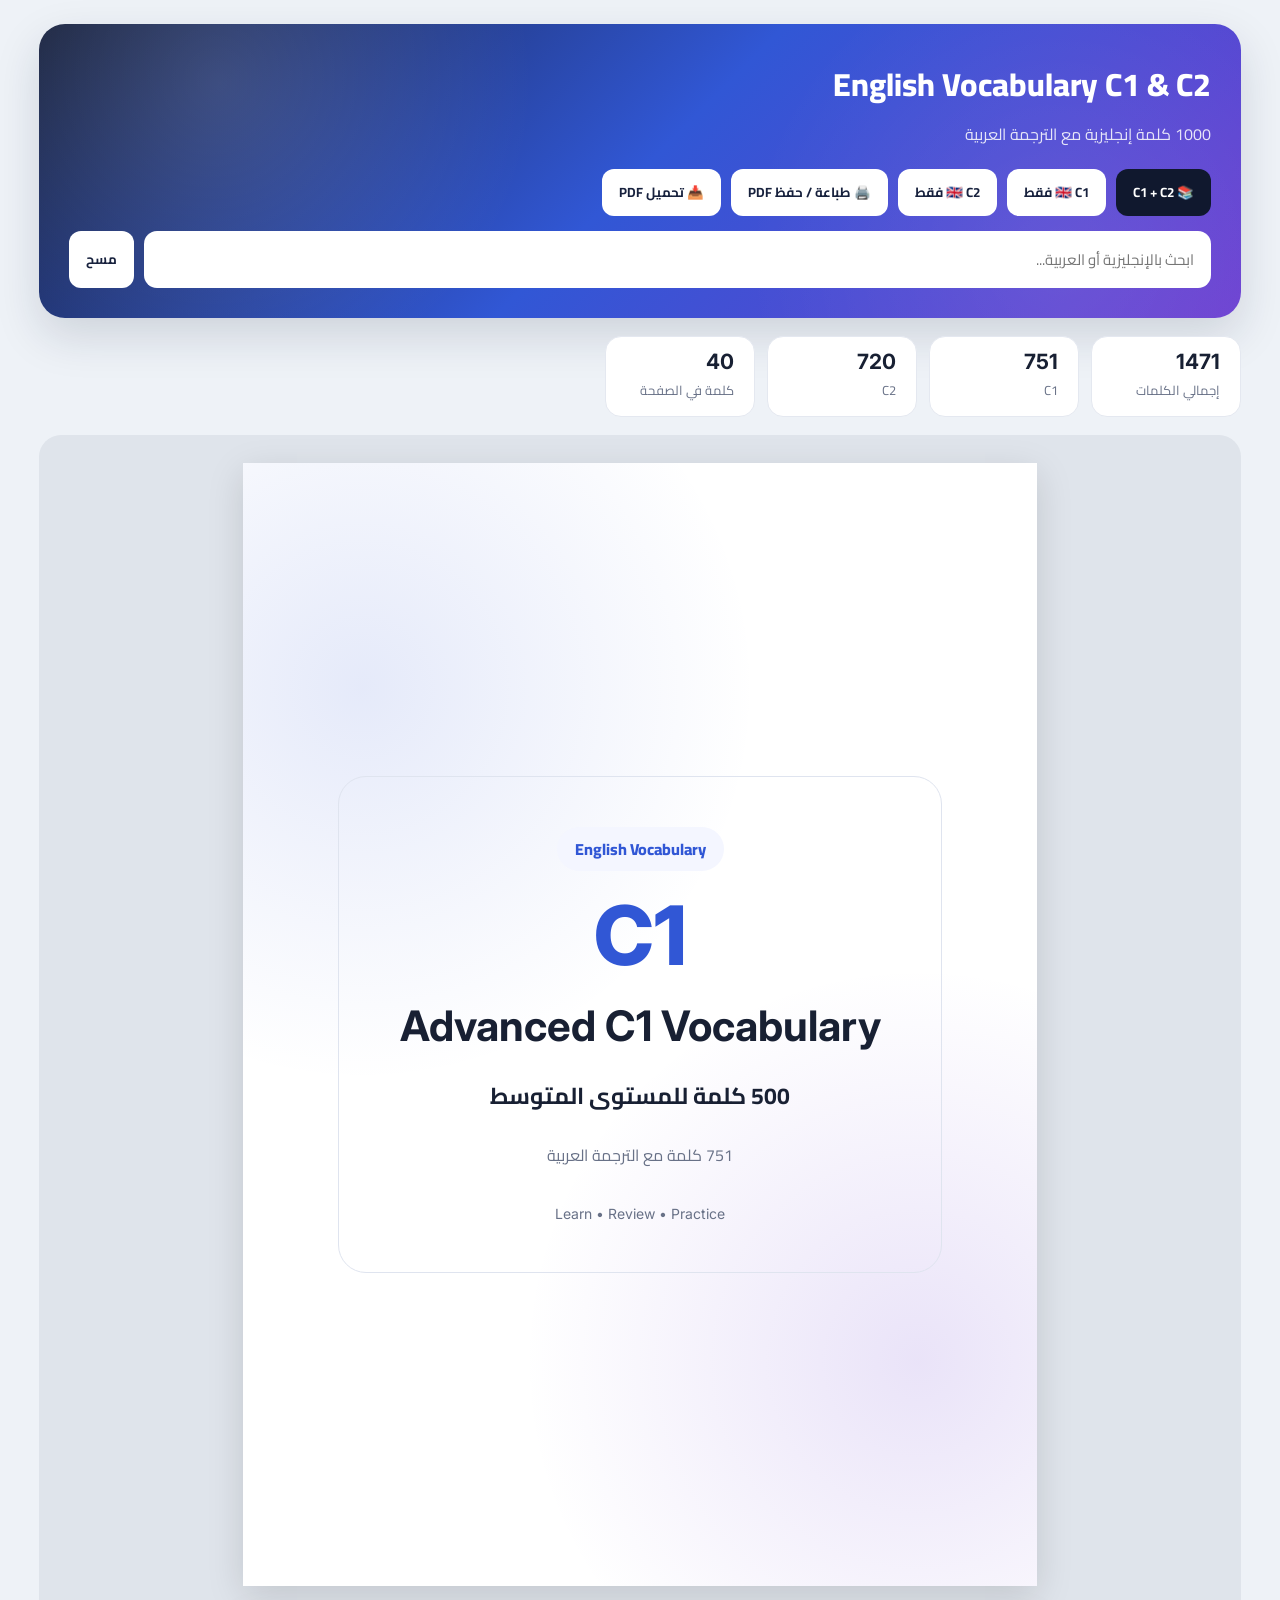
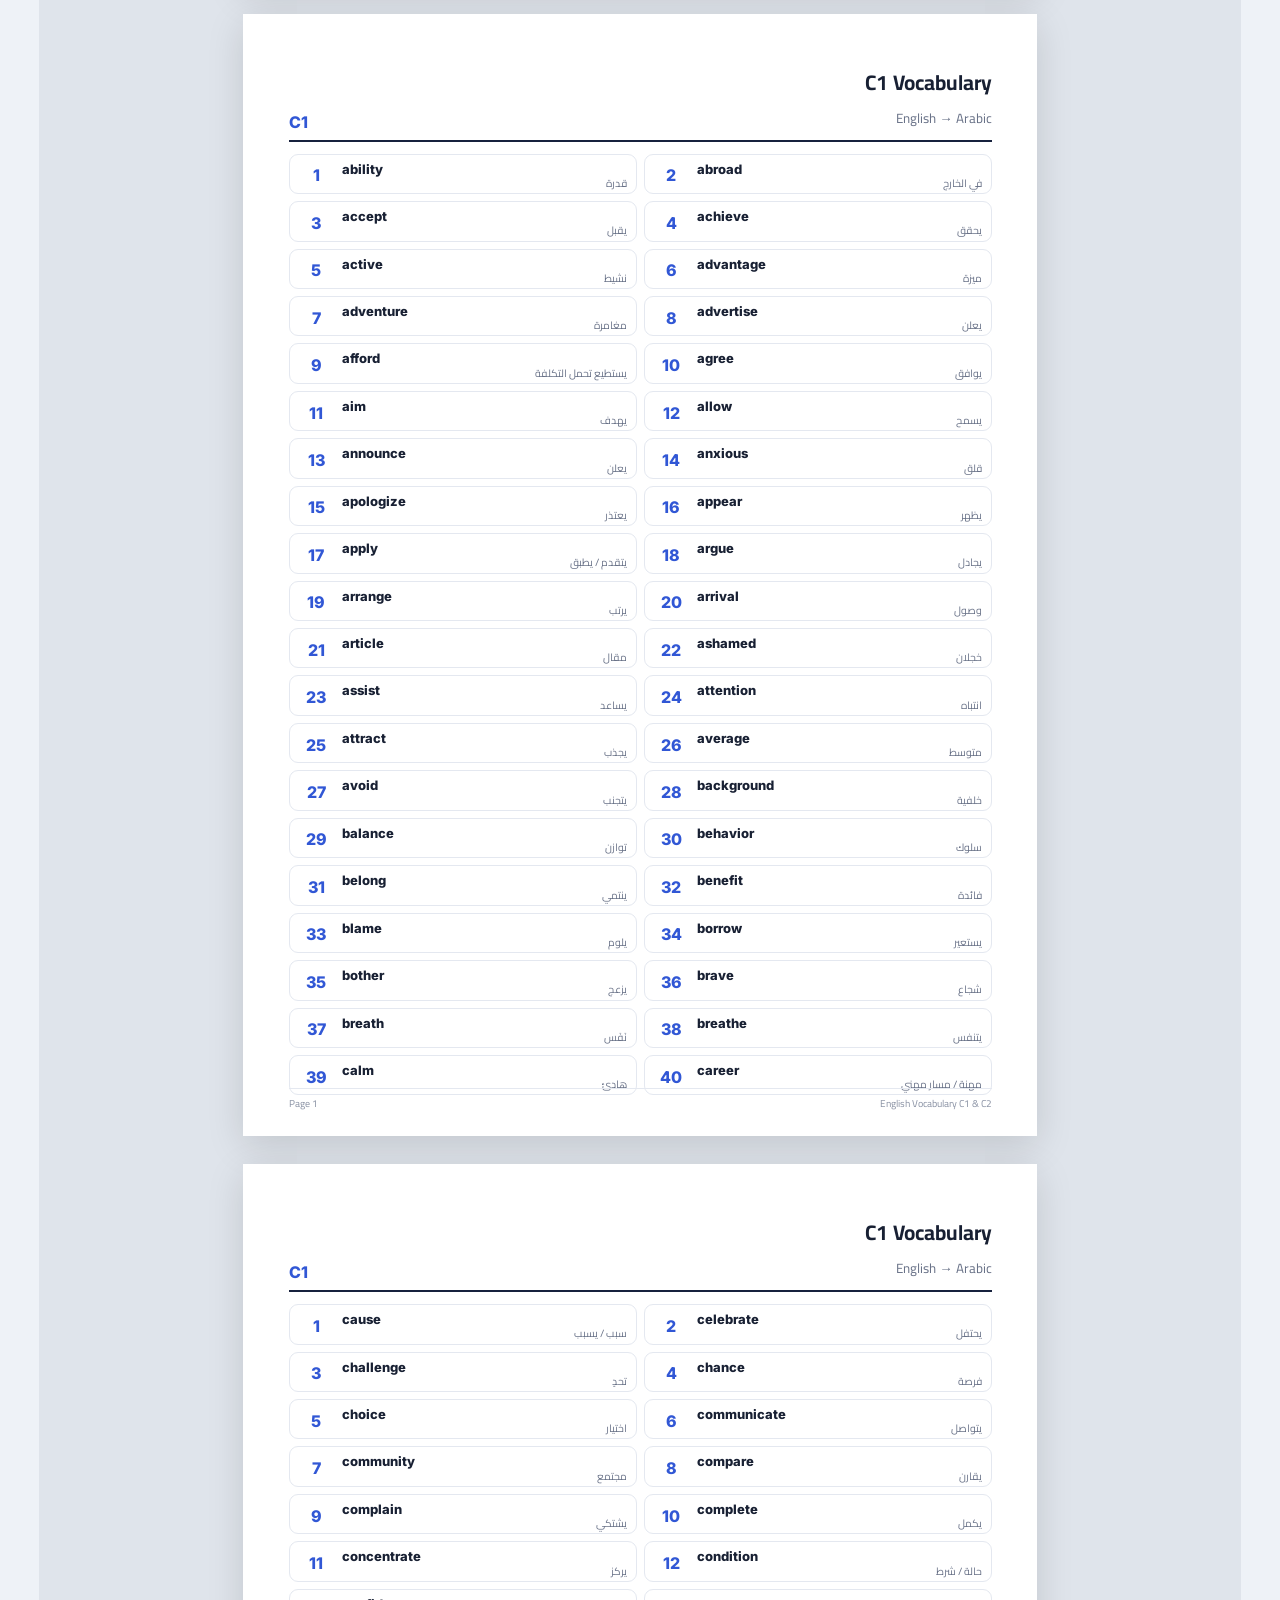
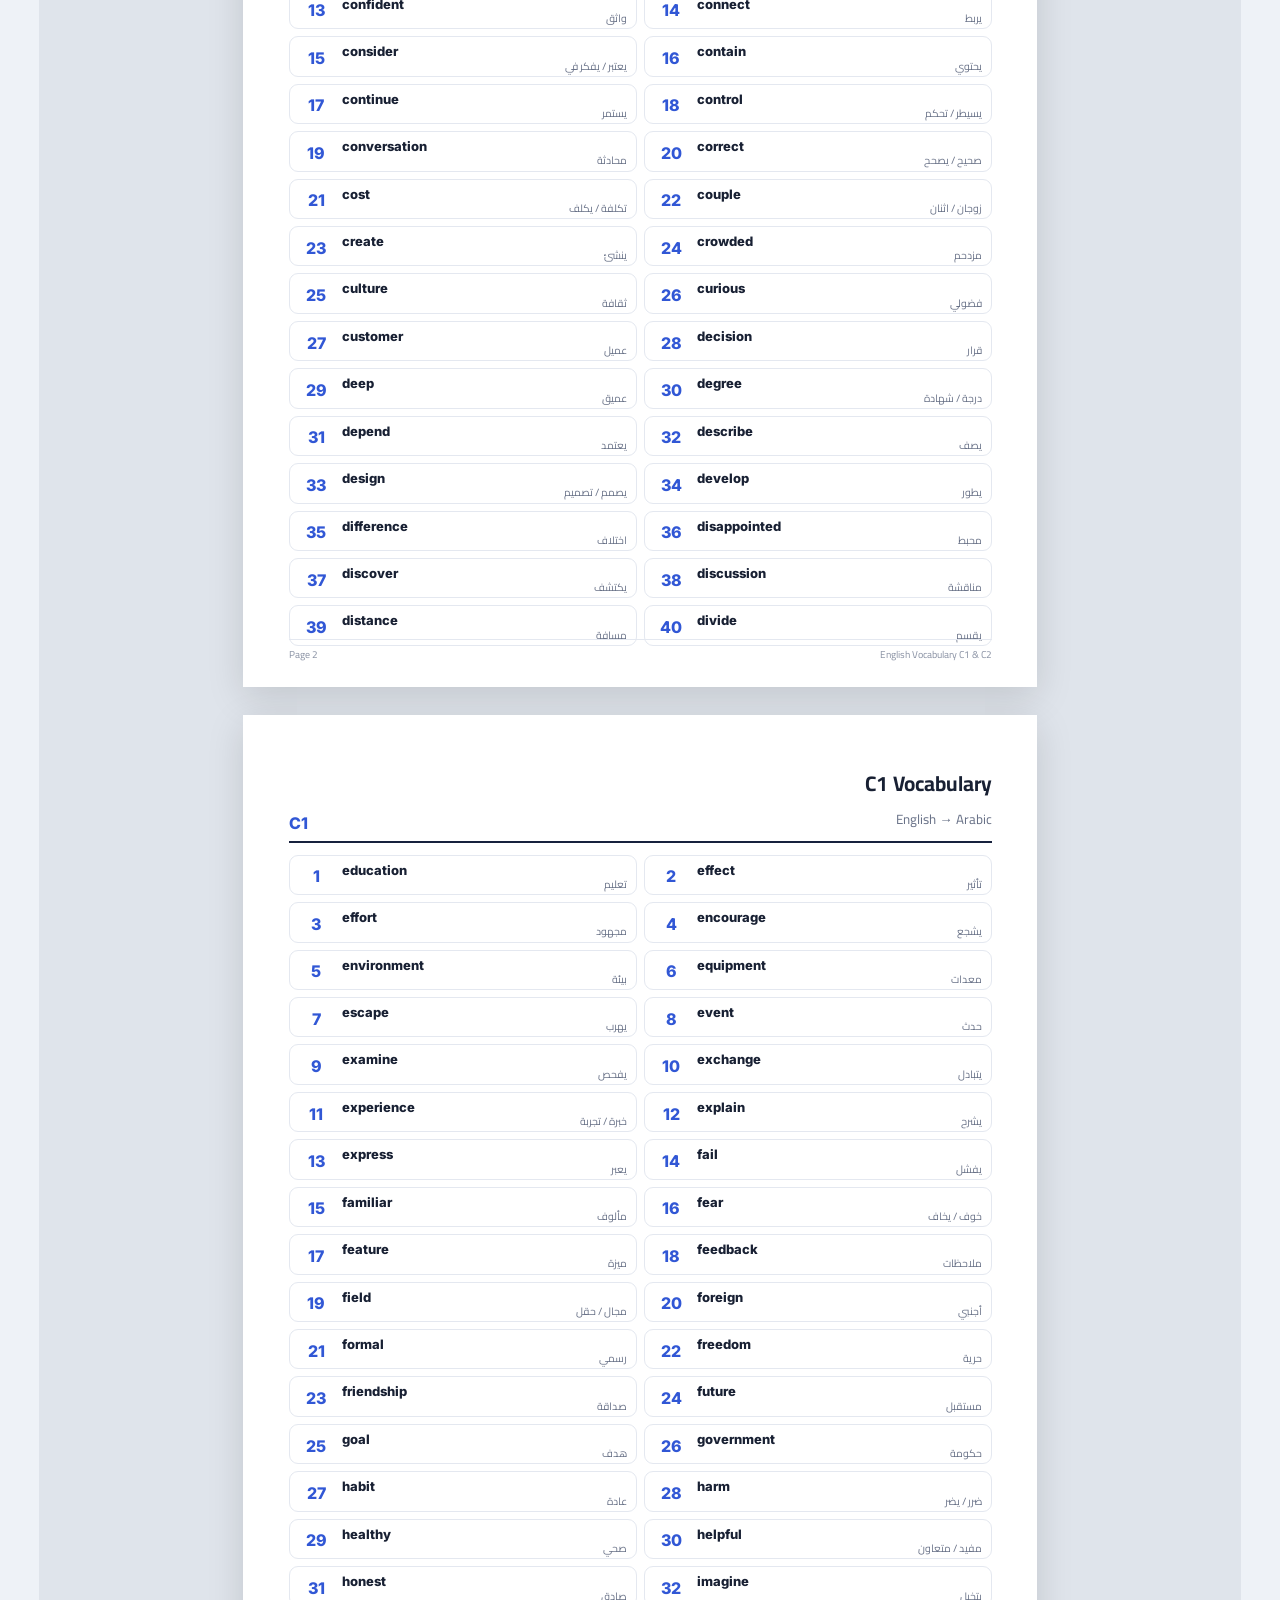
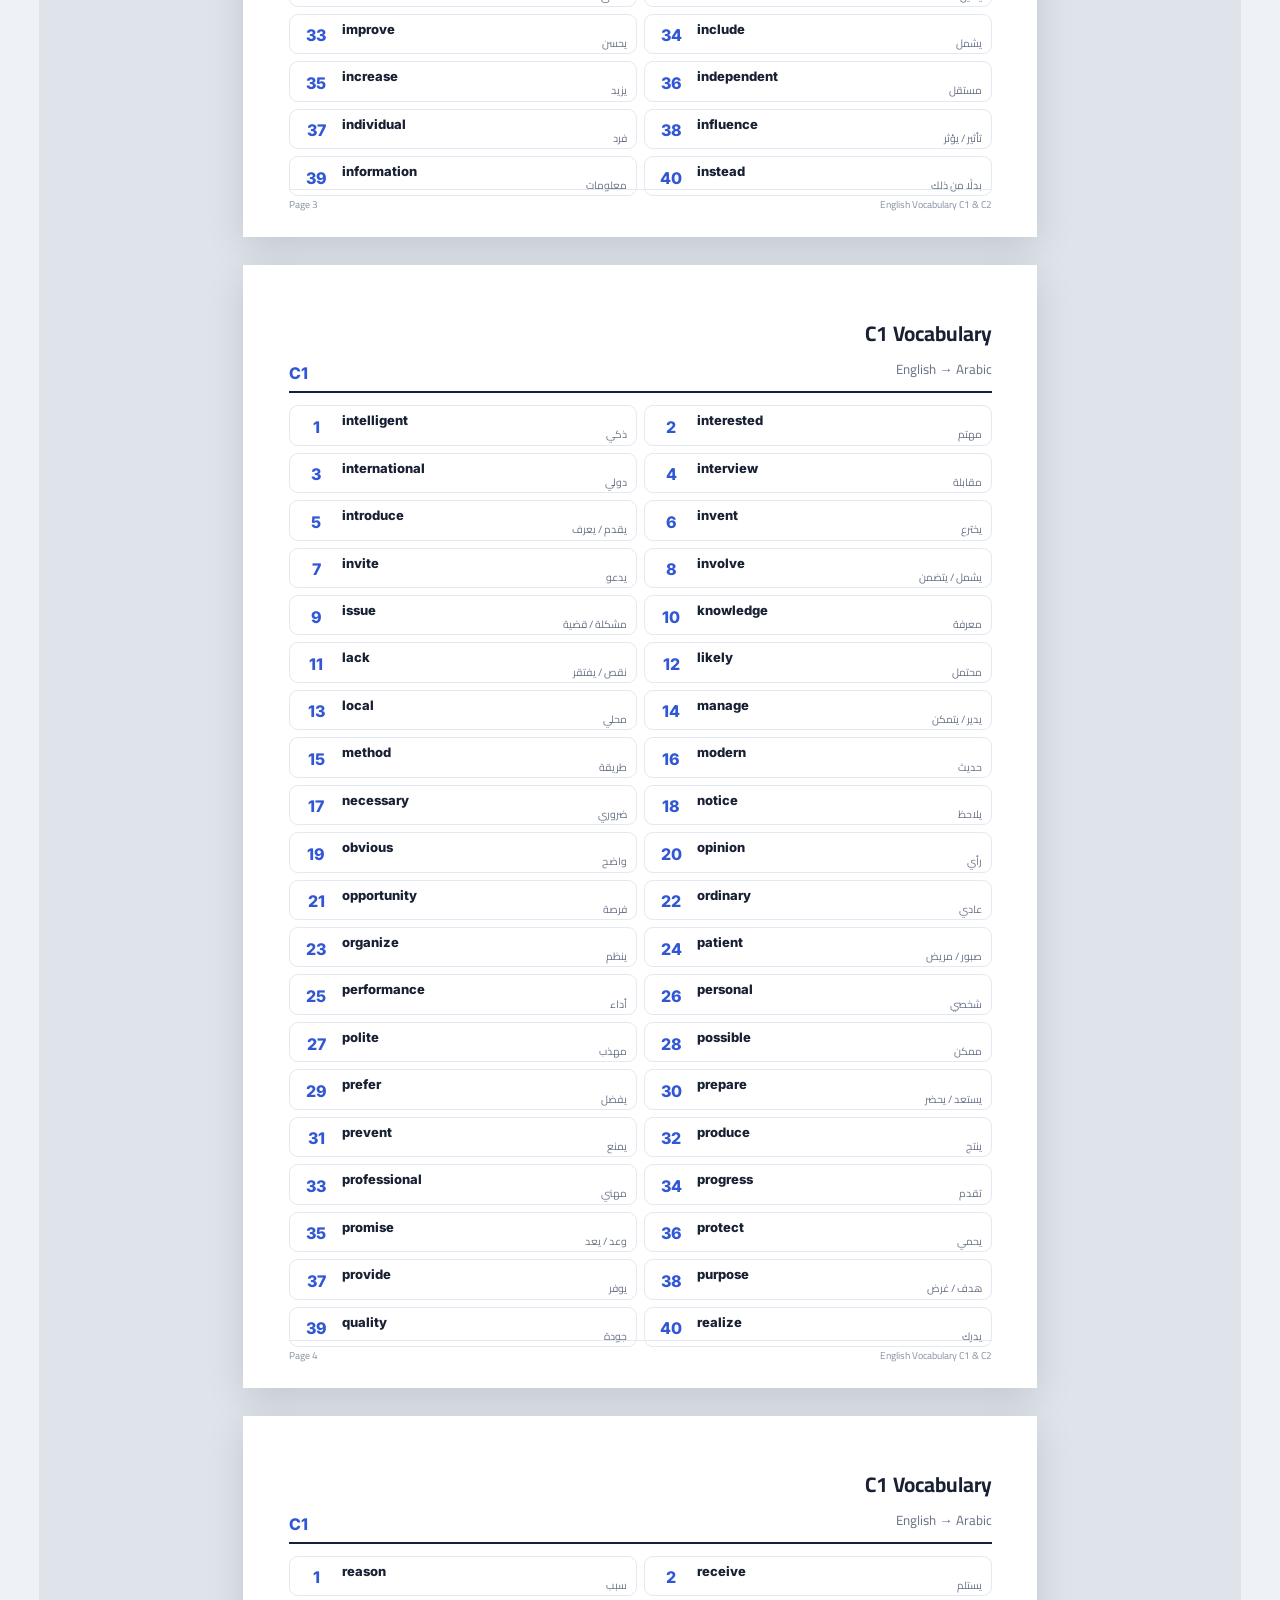
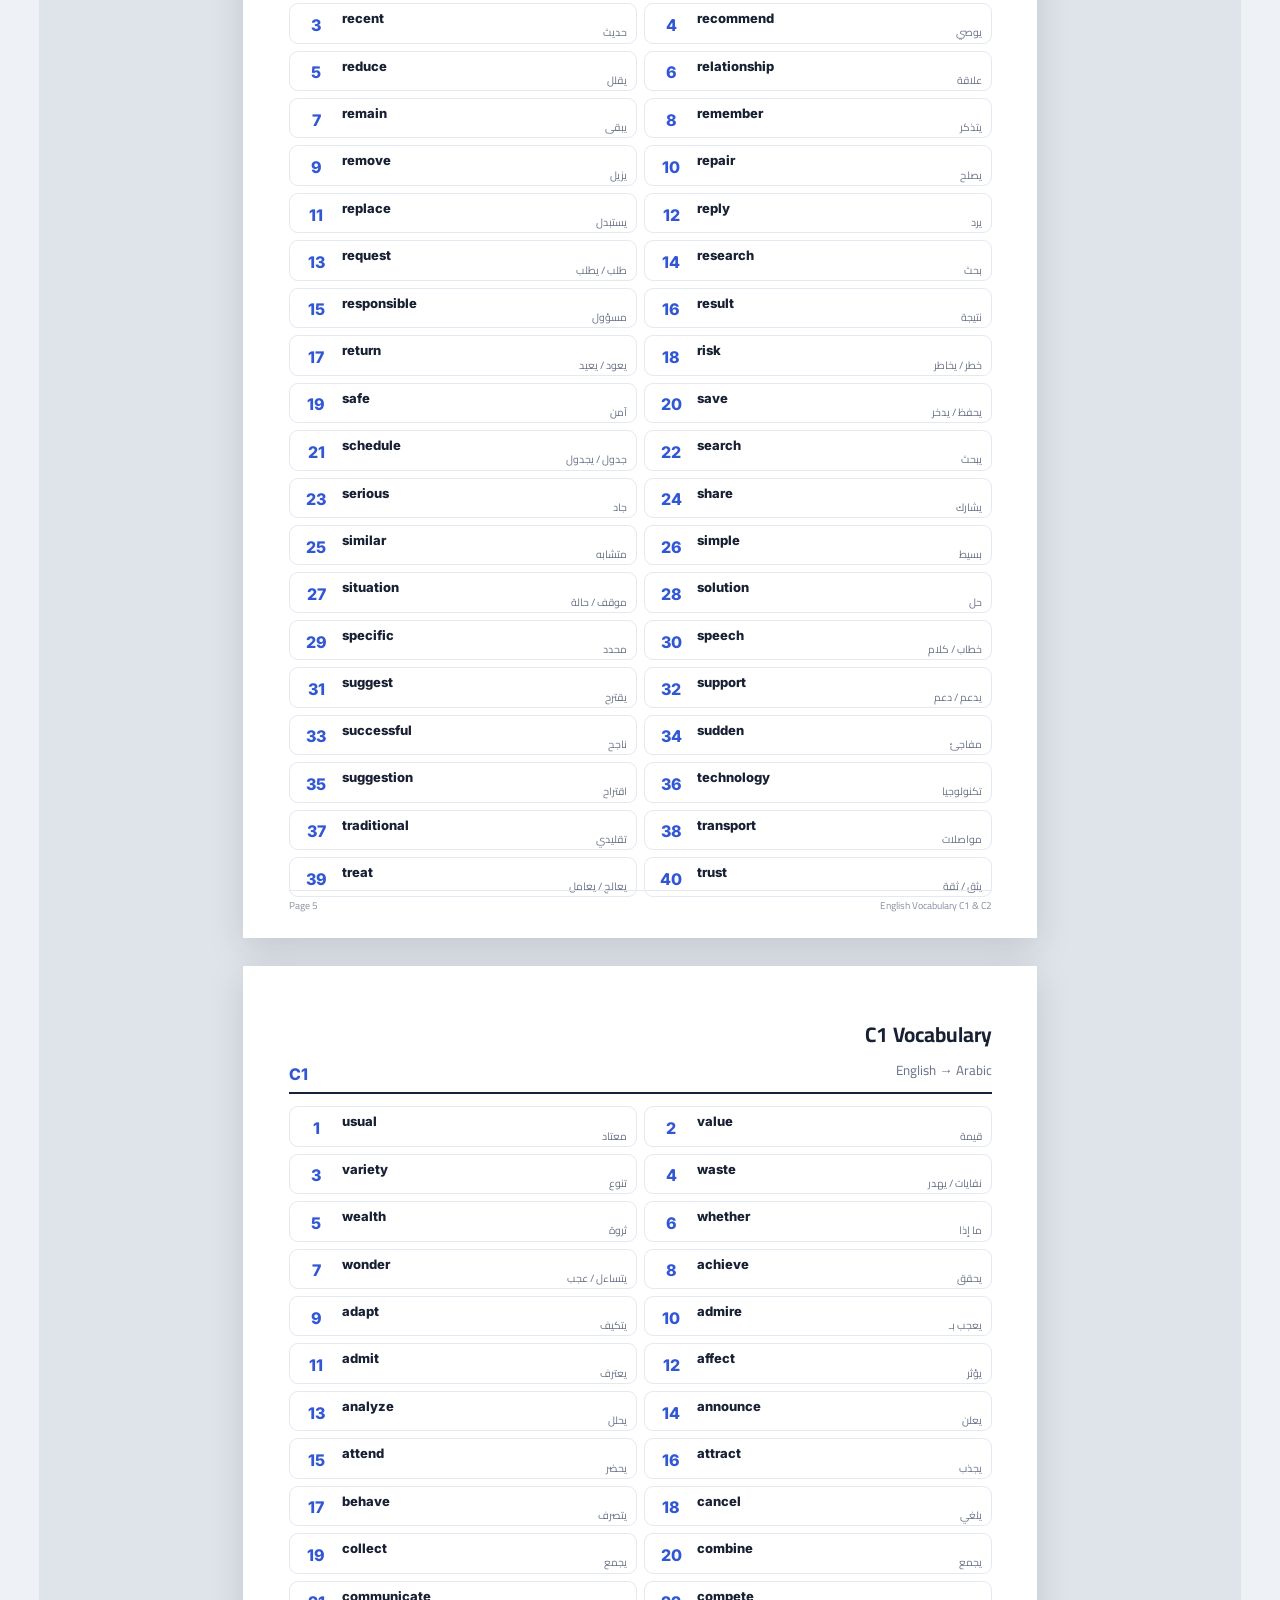
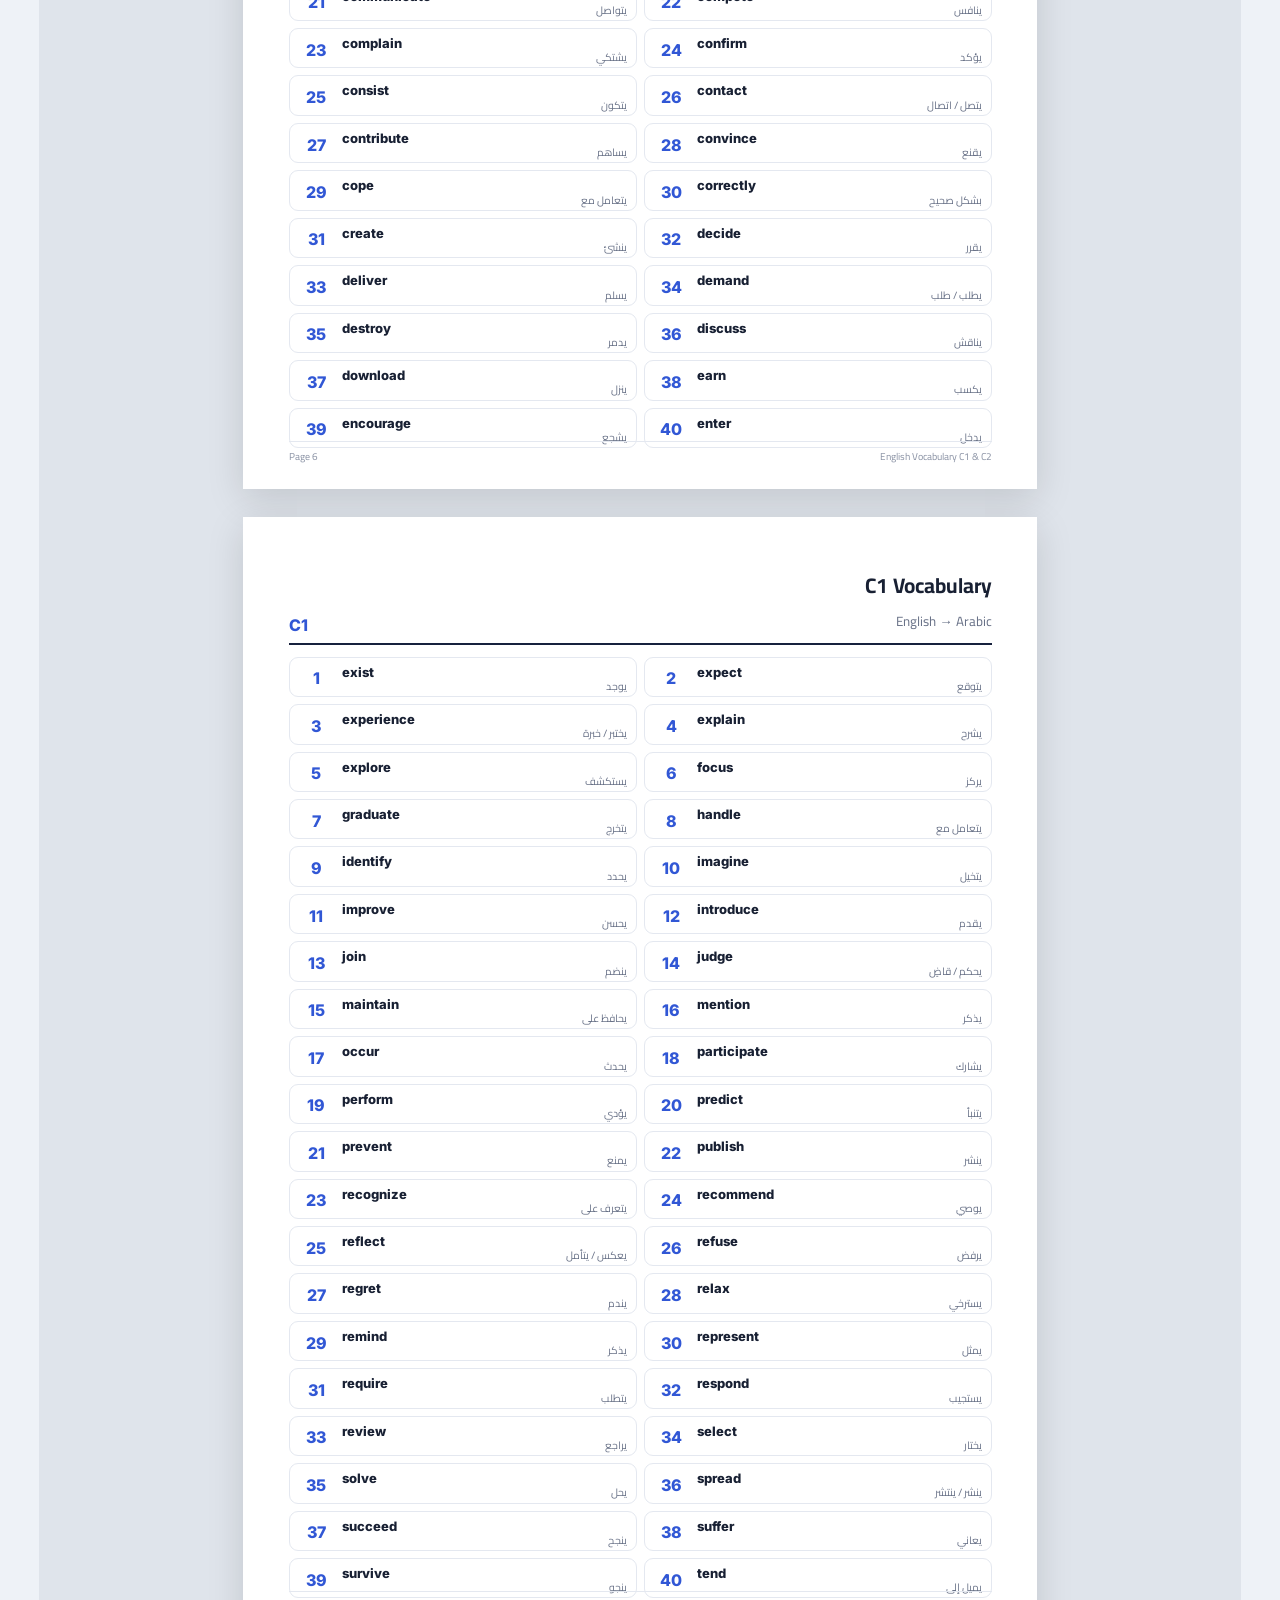
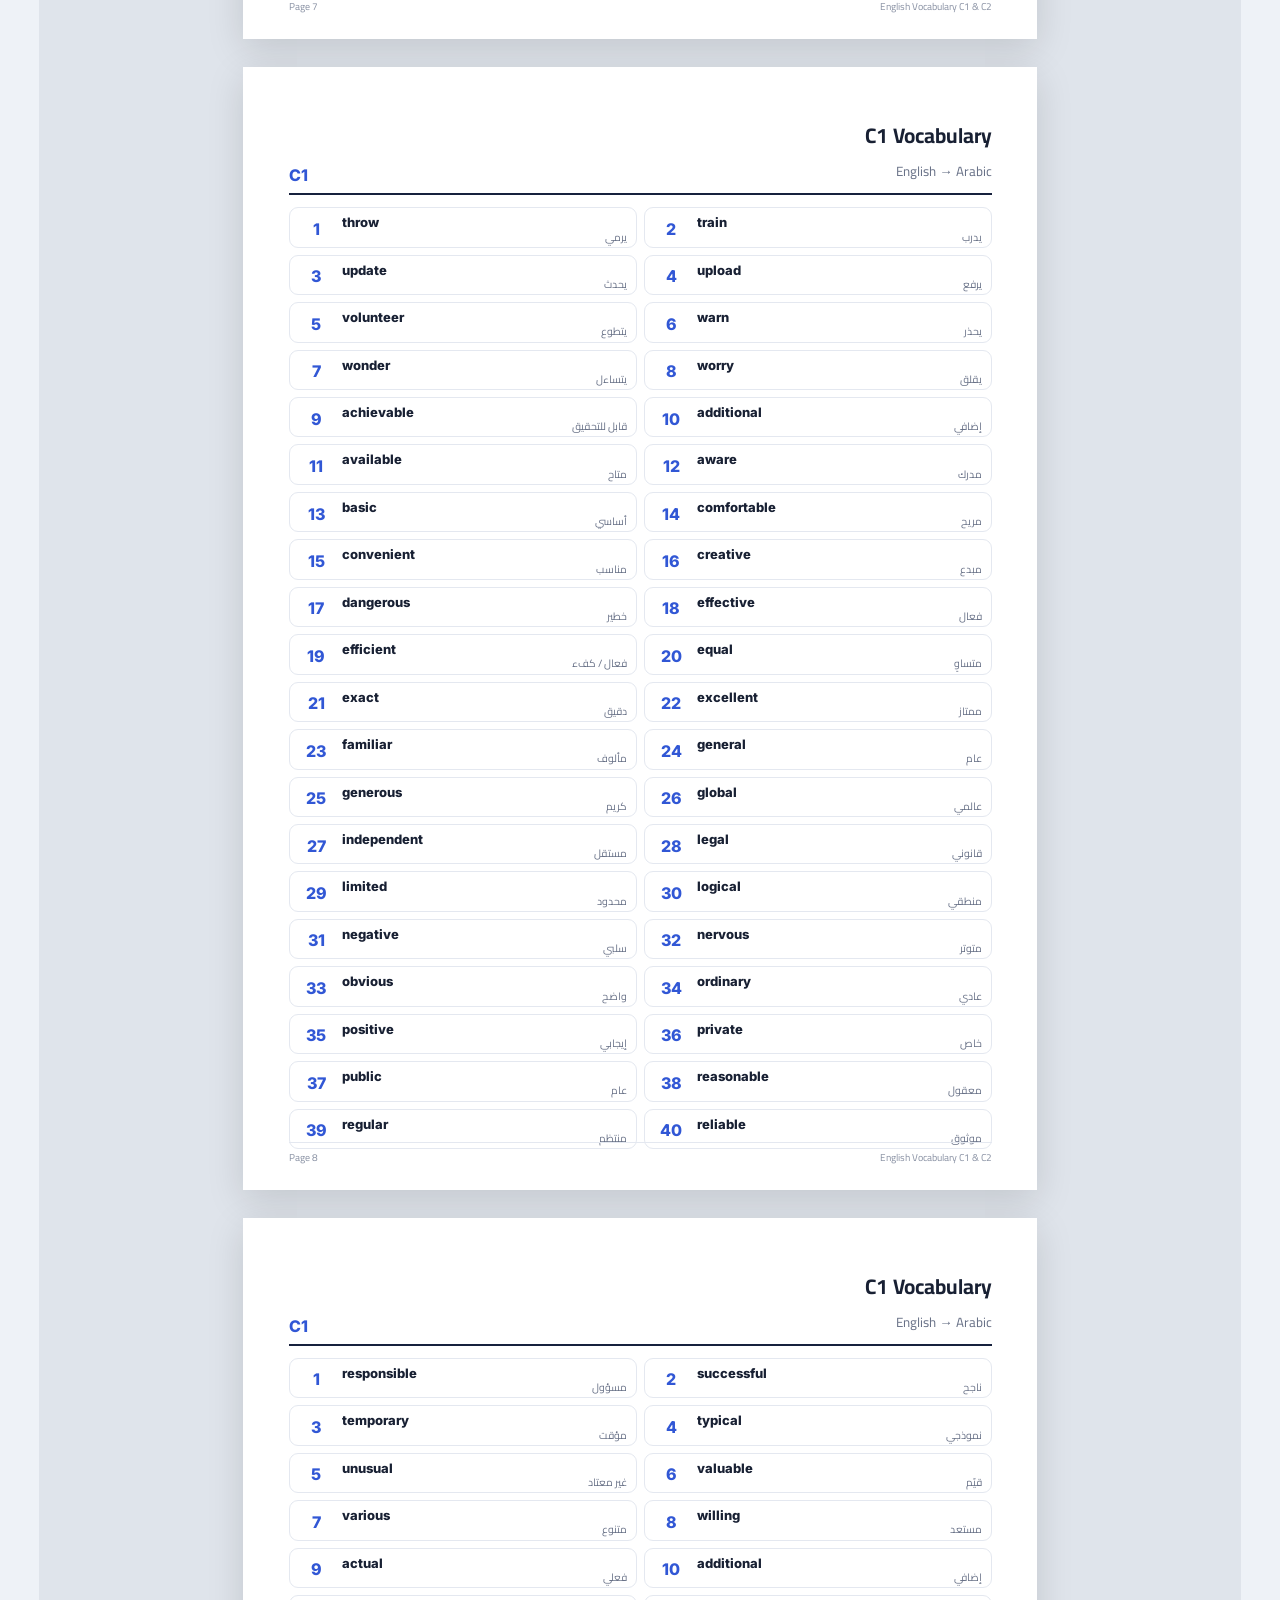
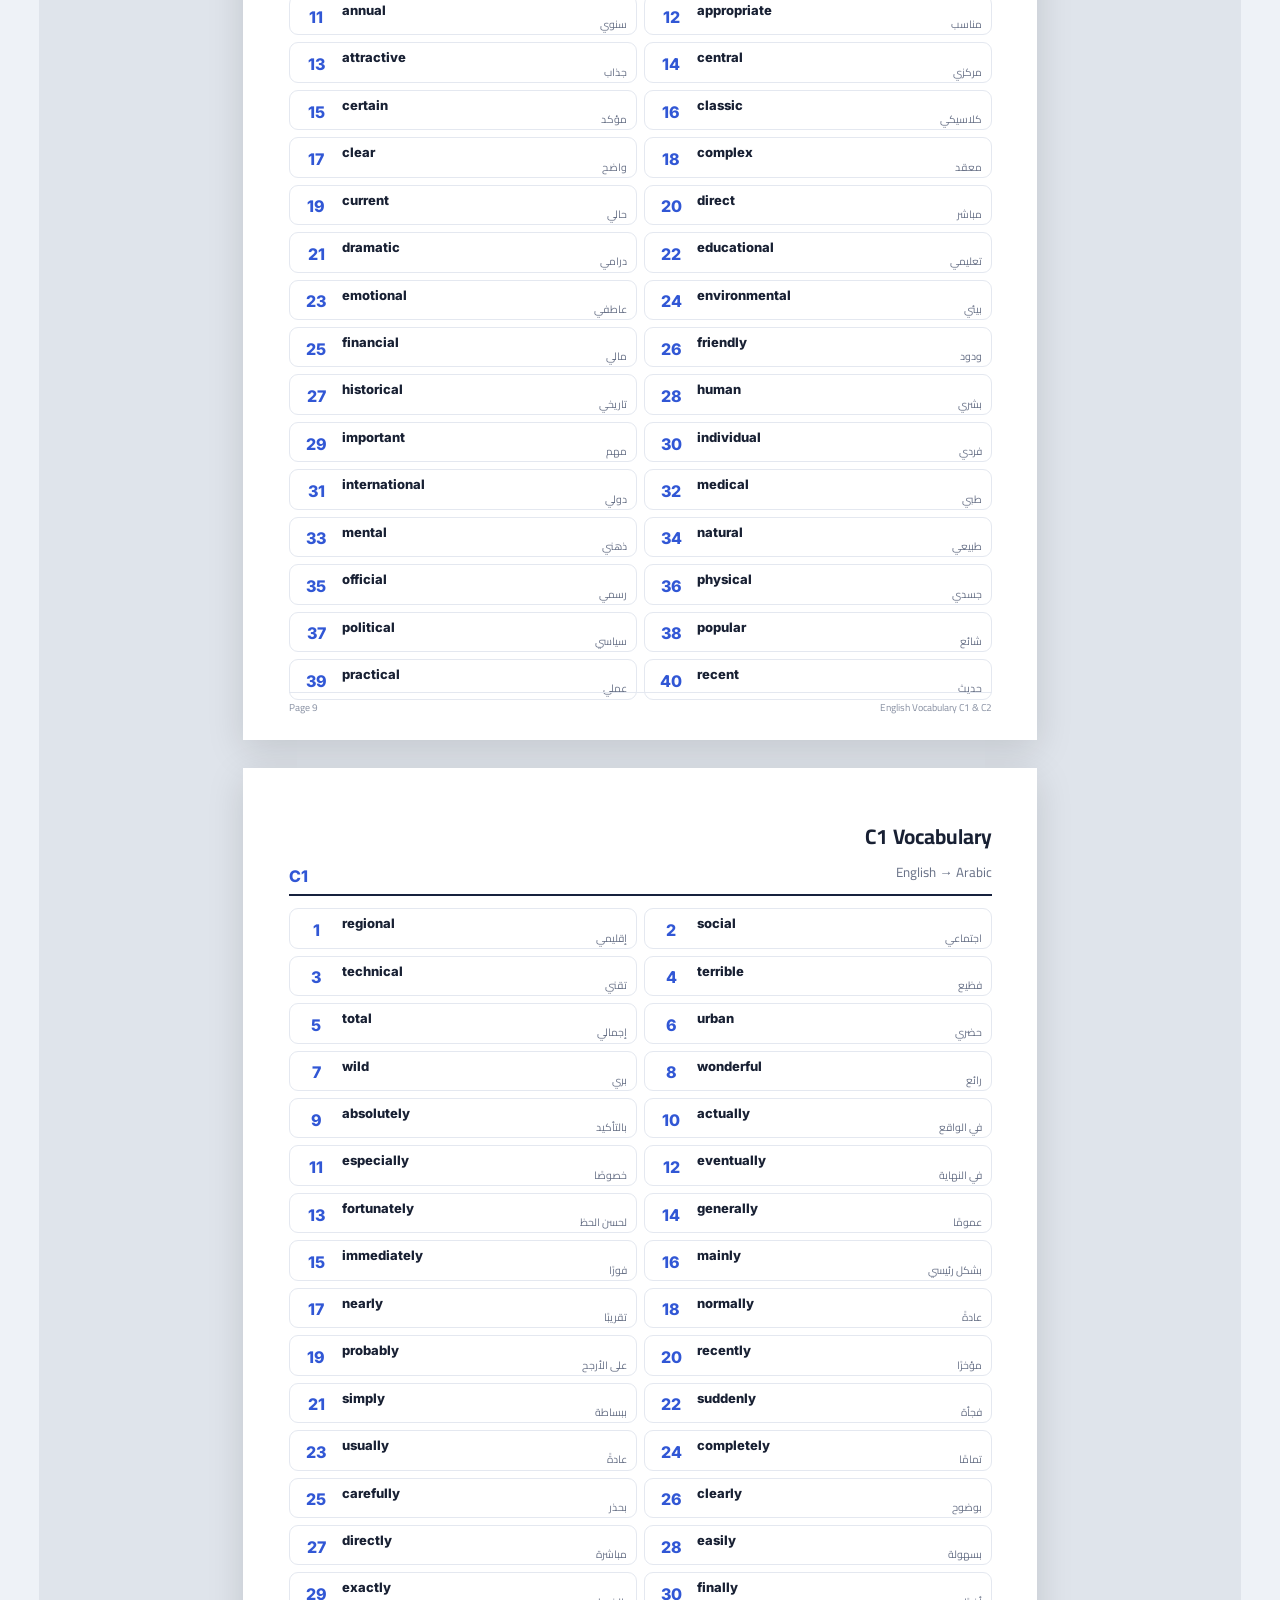
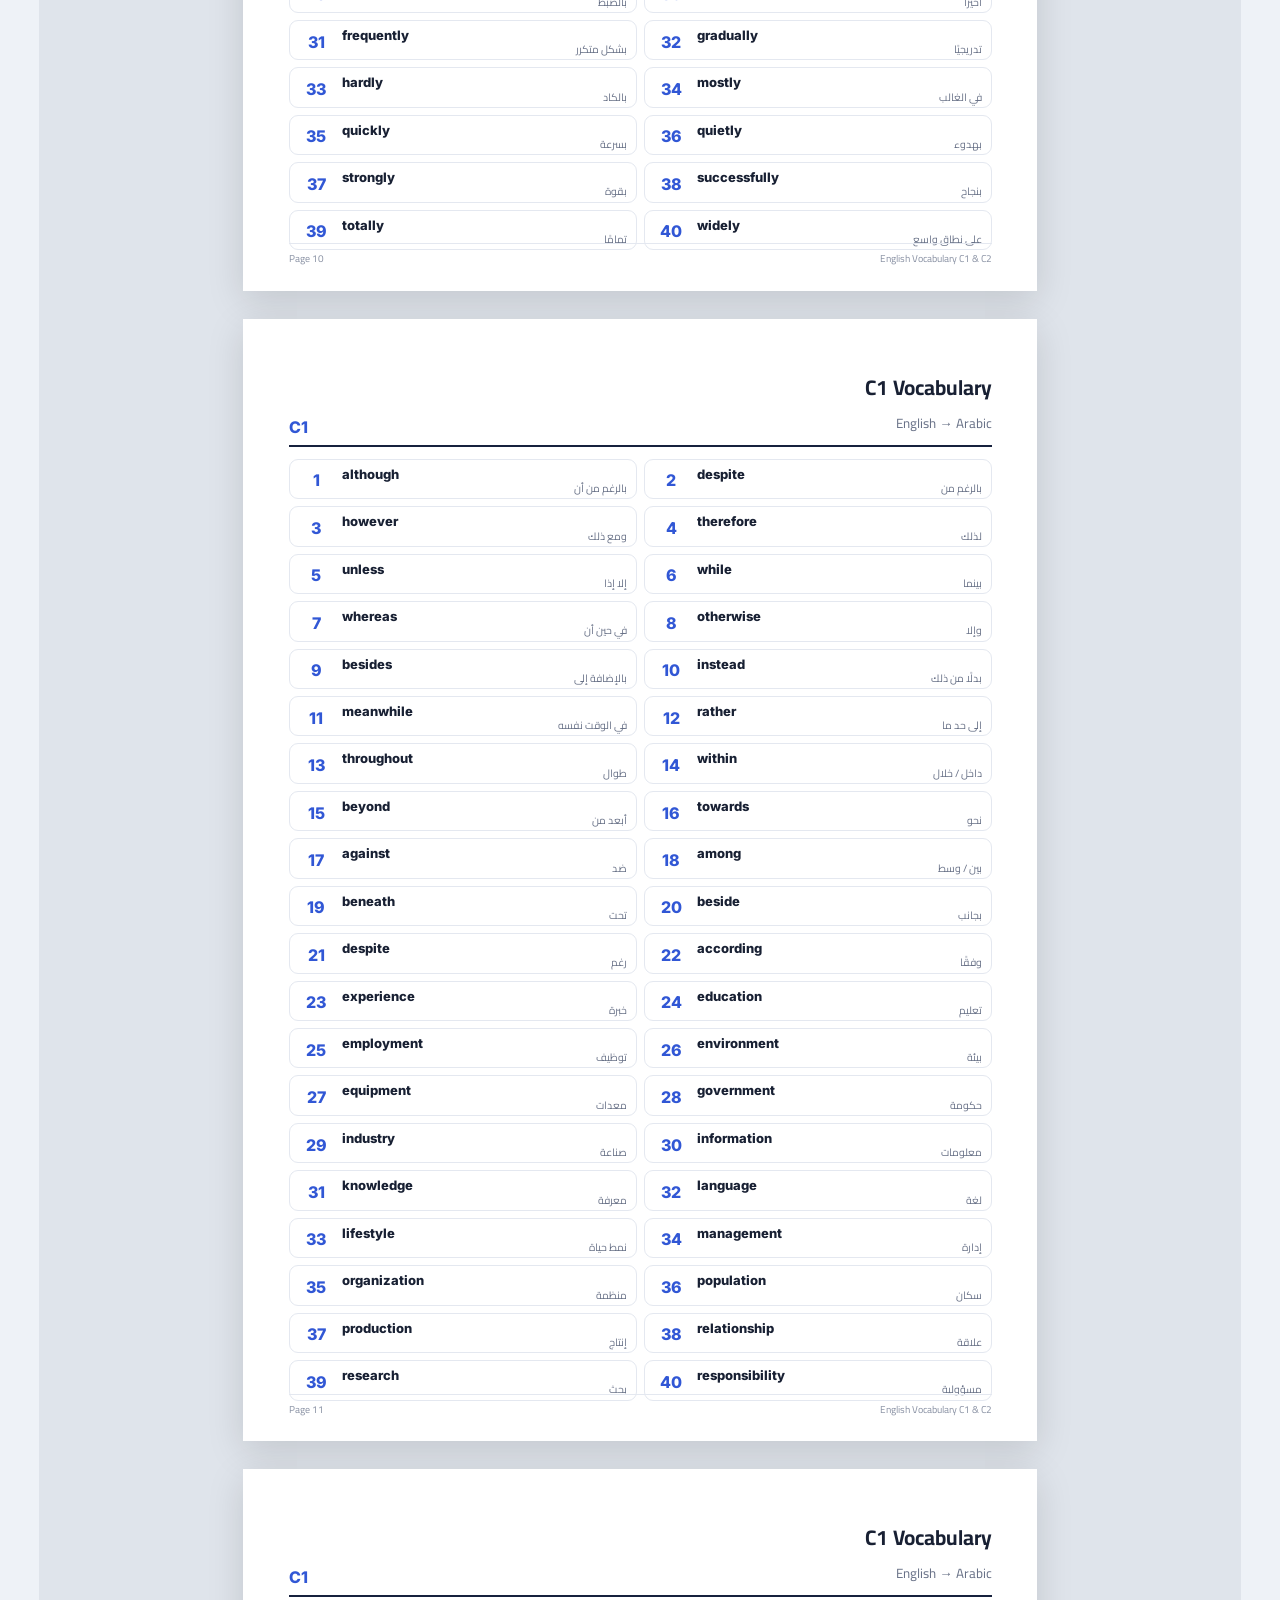
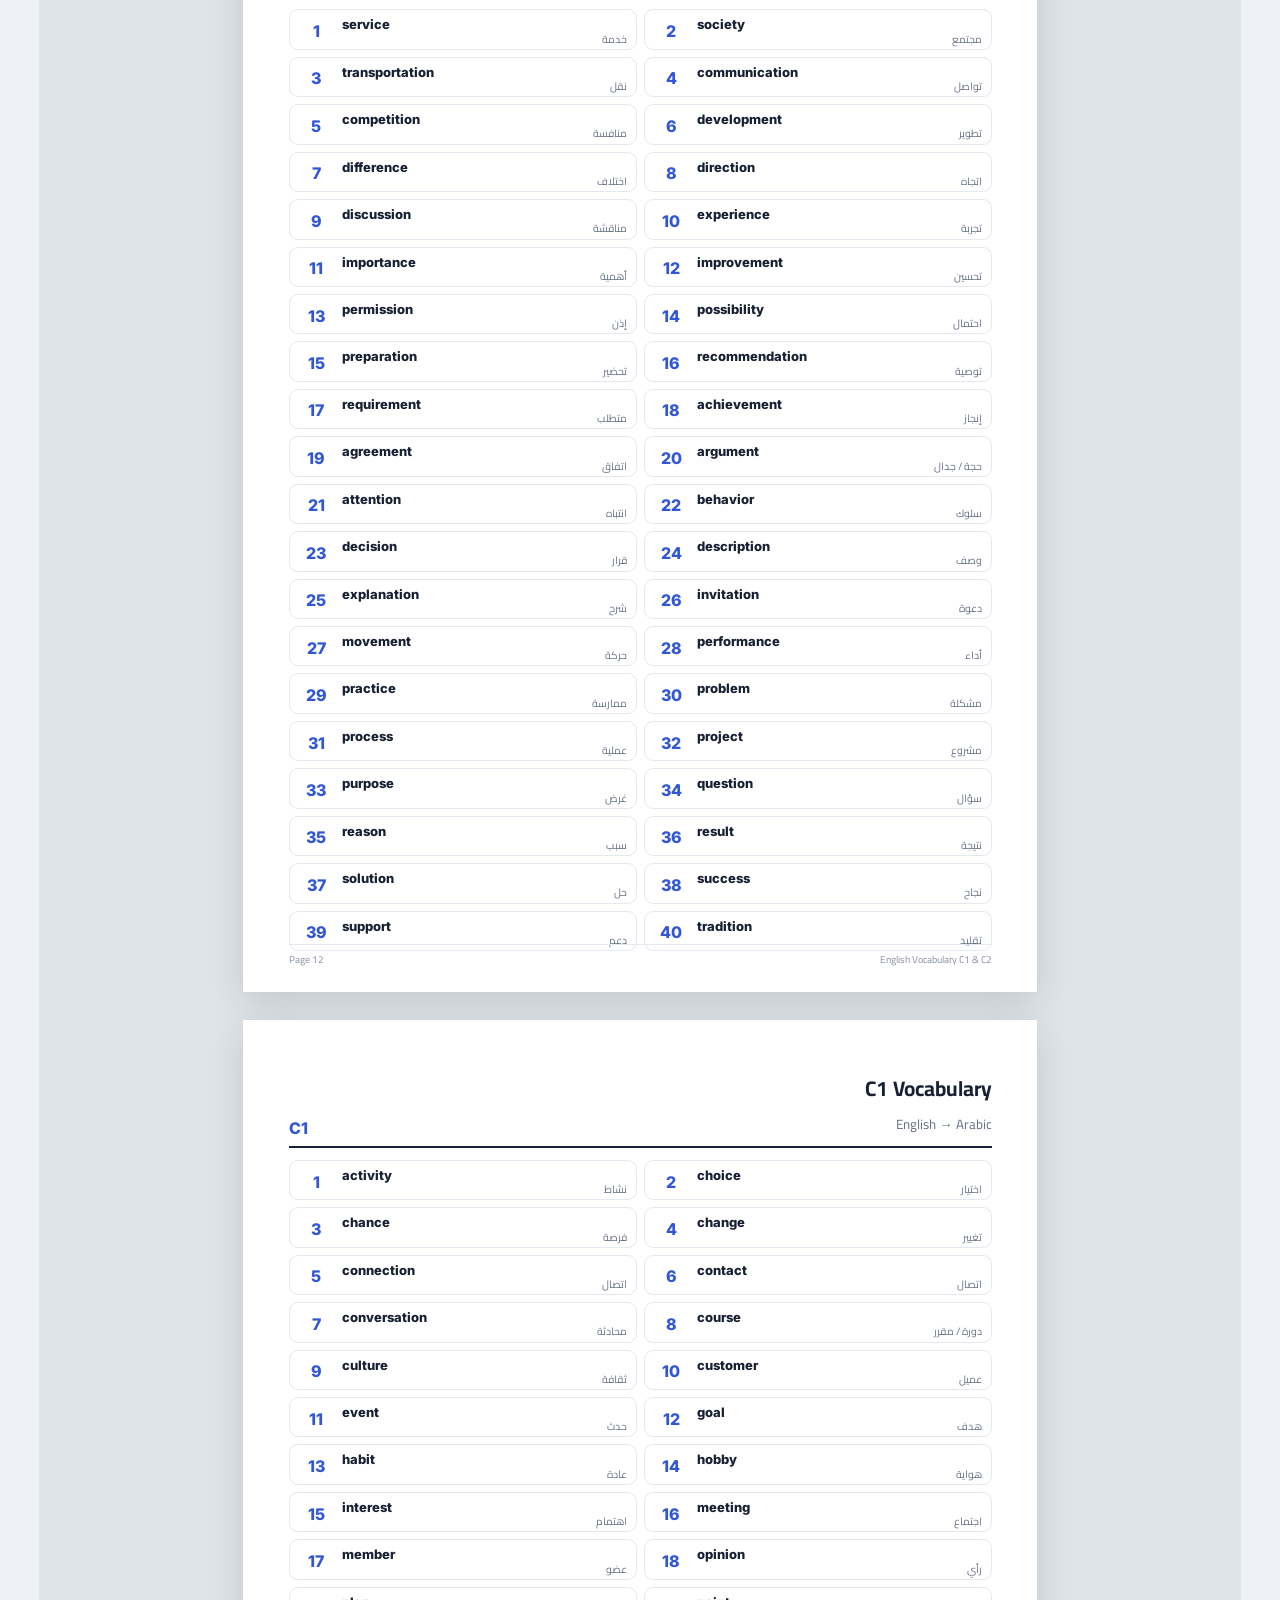
<file: vocabulary/original-html/english-vocabulary-c1-c2.html>
<!DOCTYPE html>
<html lang="ar" dir="rtl">
<head>
<meta charset="UTF-8">
<meta name="viewport" content="width=device-width, initial-scale=1.0">

<title>English Vocabulary C1 & C2</title>

<style>

@import url('https://fonts.googleapis.com/css2?family=Cairo:wght@400;600;700;800&family=Inter:wght@500;600;700;800&display=swap');

:root{
    --navy:#17213d;
    --blue:#3157d5;
    --purple:#6c3fd1;
    --gold:#d6a84f;
    --text:#182033;
    --muted:#687187;
    --line:#e4e8f0;
    --soft:#f4f6ff;
    --bg:#eef2f7;
    --white:#fff;
}

*{
    box-sizing:border-box;
}

html{
    scroll-behavior:smooth;
}

body{
    margin:0;
    background:var(--bg);
    color:var(--text);
    font-family:Cairo,Arial,sans-serif;
}

.app{
    max-width:1250px;
    margin:auto;
    padding:24px;
}

.header{
    background:
        radial-gradient(circle at 15% 20%,#ffffff22,transparent 30%),
        radial-gradient(circle at 85% 80%,#ffffff15,transparent 30%),
        linear-gradient(135deg,var(--navy),var(--blue),var(--purple));

    color:white;
    padding:30px;
    border-radius:26px;
    box-shadow:0 18px 45px #17213d25;
}

.header h1{
    margin:0;
    font-size:32px;
    font-weight:800;
}

.header p{
    margin:5px 0 0;
    opacity:.85;
}

.controls{
    display:flex;
    gap:10px;
    flex-wrap:wrap;
    margin-top:20px;
}

button{
    border:0;
    border-radius:12px;
    padding:11px 17px;
    font-family:inherit;
    font-weight:700;
    cursor:pointer;
    transition:.2s;
}

button:hover{
    transform:translateY(-2px);
}

.btn{
    background:white;
    color:var(--navy);
}

.btn.dark{
    background:#10182e;
    color:white;
}

.btn.blue{
    background:#3157d5;
    color:white;
}

.search{
    display:flex;
    gap:10px;
    margin-top:15px;
}

.search input{
    flex:1;
    border:0;
    border-radius:13px;
    padding:14px 17px;
    font-family:inherit;
    outline:none;
    font-size:15px;
}

.stats{
    display:flex;
    flex-wrap:wrap;
    gap:12px;
    margin:18px 0;
}

.stat{
    background:white;
    border:1px solid var(--line);
    border-radius:16px;
    padding:12px 20px;
    min-width:150px;
}

.stat strong{
    display:block;
    font-family:Inter,Arial,sans-serif;
    font-size:21px;
}

.stat span{
    color:var(--muted);
    font-size:13px;
}

.viewer{
    background:#dfe4eb;
    padding:28px;
    border-radius:22px;
}

.page,
.cover{
    width:210mm;
    height:297mm;
    background:white;
    margin:0 auto 28px;
    position:relative;
    overflow:hidden;

    break-after:page;
    page-break-after:always;

    box-shadow:0 10px 35px rgba(0,0,0,.13);
}

.cover{
    display:flex;
    justify-content:center;
    align-items:center;
    text-align:center;
    padding:25mm;

    background:
        radial-gradient(circle at 15% 20%,#3157d520,transparent 35%),
        radial-gradient(circle at 85% 80%,#6c3fd125,transparent 35%),
        white;
}

.cover-content{
    width:100%;
    border:1px solid #dfe4ef;
    border-radius:28px;
    padding:50px 35px;
}

.badge{
    display:inline-block;
    background:var(--soft);
    color:var(--blue);
    padding:7px 18px;
    border-radius:999px;
    font-weight:800;
}

.level-big{
    font-family:Inter,Arial,sans-serif;
    direction:ltr;
    font-size:82px;
    font-weight:800;
    color:var(--blue);
    margin:15px 0;
}

.cover h2{
    font-size:42px;
    margin:0;
    font-family:Inter,Cairo,sans-serif;
}

.cover h3{
    font-size:23px;
}

.cover p{
    color:var(--muted);
}

.page{
    padding:13mm 12mm 17mm;
}

.page-header{
    display:flex;
    justify-content:space-between;
    align-items:flex-end;

    border-bottom:2px solid var(--navy);

    padding-bottom:8px;
    margin-bottom:12px;
}

.page-header h2{
    margin:0;
    font-size:21px;
}

.page-header small{
    color:var(--muted);
}

.page-level{
    font-family:Inter,Arial,sans-serif;
    direction:ltr;
    font-weight:800;
    color:var(--blue);
}

.words{
    display:grid;
    grid-template-columns:1fr 1fr;

    gap:7px;

    direction:ltr;
}

.word{
    direction:ltr;

    display:grid;
    grid-template-columns:35px 1fr;

    gap:8px;

    align-items:center;

    border:1px solid var(--line);

    border-radius:9px;

    padding:7px 9px;

    height:10.7mm;

    overflow:hidden;

    background:white;
}

.number{
    font-family:Inter,Arial,sans-serif;

    font-weight:800;

    color:var(--blue);

    text-align:center;
}

.english{
    font-family:Inter,Arial,sans-serif;

    font-weight:800;

    font-size:13px;

    line-height:1.1;

    direction:ltr;

    text-align:left;
}

.arabic{
    direction:rtl;

    text-align:right;

    color:var(--muted);

    font-size:10.5px;

    line-height:1.15;

    margin-top:1px;
}

.footer{
    position:absolute;

    bottom:6mm;

    left:12mm;
    right:12mm;

    border-top:1px solid var(--line);

    padding-top:5px;

    display:flex;

    justify-content:space-between;

    color:#8a92a4;

    font-size:10px;
}

.no-results{
    text-align:center;

    padding:60px;

    color:var(--muted);

    background:white;

    border-radius:18px;
}

@media print{

    html,
    body{
        width:210mm;

        margin:0!important;
        padding:0!important;

        background:white!important;
    }

    body{
        -webkit-print-color-adjust:exact;
        print-color-adjust:exact;
    }

    .app{
        width:210mm;

        max-width:none;

        padding:0;

        margin:0;
    }

    .header,
    .stats,
    .controls,
    .search{
        display:none!important;
    }

    .viewer{
        width:210mm;

        padding:0!important;

        margin:0;

        background:white;

        border-radius:0;
    }

    .page,
    .cover{

        width:210mm!important;

        height:297mm!important;

        min-height:297mm!important;

        margin:0!important;

        box-shadow:none!important;

        overflow:hidden!important;

        break-after:page!important;

        page-break-after:always!important;

        break-inside:avoid!important;

        page-break-inside:avoid!important;
    }

    .cover{
        padding:25mm!important;
    }

    .words{
        grid-template-columns:1fr 1fr!important;

        direction:ltr!important;

        gap:7px!important;
    }

    .word{
        height:10.7mm!important;

        min-height:10.7mm!important;

        break-inside:avoid!important;

        page-break-inside:avoid!important;
    }

    .page:last-child,
    .cover:last-child{

        break-after:auto!important;

        page-break-after:auto!important;
    }
}

@page{
    size:A4 portrait;

    margin:0;
}

@media(max-width:850px){

    .app{
        padding:10px;
    }

    .viewer{
        padding:10px;

        overflow:auto;
    }

    .page,
    .cover{
        flex:none;
    }

    .header h1{
        font-size:25px;
    }
}

</style>
</head>

<body>

<div class="app">

<header class="header">

    <h1>
        English Vocabulary C1 & C2
    </h1>

    <p>
        1000 كلمة إنجليزية مع الترجمة العربية
    </p>

    <div class="controls">

        <button class="btn dark"
                onclick="setLevel('ALL')">
            📚 C1 + C2
        </button>

        <button class="btn"
                onclick="setLevel('C1')">
            🇬🇧 C1 فقط
        </button>

        <button class="btn"
                onclick="setLevel('C2')">
            🇬🇧 C2 فقط
        </button>

        <button class="btn"
                onclick="window.print()">
            🖨️ طباعة / حفظ PDF
        </button>

        <button class="btn"
                onclick="downloadPDF()">
            📥 تحميل PDF
        </button>

    </div>

    <div class="search">

        <input
            id="search"
            type="text"
            placeholder="ابحث بالإنجليزية أو العربية..."
            oninput="render()"
        >

        <button
            class="btn"
            onclick="clearSearch()">
            مسح
        </button>

    </div>

</header>


<div class="stats">

    <div class="stat">
        <strong id="totalWords">1000</strong>
        <span>إجمالي الكلمات</span>
    </div>

    <div class="stat">
        <strong id="c1Count">500</strong>
        <span>C1</span>
    </div>

    <div class="stat">
        <strong id="c2Count">500</strong>
        <span>C2</span>
    </div>

    <div class="stat">
        <strong>40</strong>
        <span>كلمة في الصفحة</span>
    </div>

</div>


<div id="viewer" class="viewer"></div>

</div>


<script>


/* =========================================================
   C1 — 500 WORDS
   ========================================================= */

const C1 = [

["ability","قدرة"],
["abroad","في الخارج"],
["accept","يقبل"],
["achieve","يحقق"],
["active","نشيط"],
["advantage","ميزة"],
["adventure","مغامرة"],
["advertise","يعلن"],
["afford","يستطيع تحمل التكلفة"],
["agree","يوافق"],
["aim","يهدف"],
["allow","يسمح"],
["announce","يعلن"],
["anxious","قلق"],
["apologize","يعتذر"],
["appear","يظهر"],
["apply","يتقدم / يطبق"],
["argue","يجادل"],
["arrange","يرتب"],
["arrival","وصول"],
["article","مقال"],
["ashamed","خجلان"],
["assist","يساعد"],
["attention","انتباه"],
["attract","يجذب"],
["average","متوسط"],
["avoid","يتجنب"],
["background","خلفية"],
["balance","توازن"],
["behavior","سلوك"],
["belong","ينتمي"],
["benefit","فائدة"],
["blame","يلوم"],
["borrow","يستعير"],
["bother","يزعج"],
["brave","شجاع"],
["breath","نَفَس"],
["breathe","يتنفس"],
["calm","هادئ"],
["career","مهنة / مسار مهني"],
["cause","سبب / يسبب"],
["celebrate","يحتفل"],
["challenge","تحدٍ"],
["chance","فرصة"],
["choice","اختيار"],
["communicate","يتواصل"],
["community","مجتمع"],
["compare","يقارن"],
["complain","يشتكي"],
["complete","يكمل"],
["concentrate","يركز"],
["condition","حالة / شرط"],
["confident","واثق"],
["connect","يربط"],
["consider","يعتبر / يفكر في"],
["contain","يحتوي"],
["continue","يستمر"],
["control","يسيطر / تحكم"],
["conversation","محادثة"],
["correct","صحيح / يصحح"],
["cost","تكلفة / يكلف"],
["couple","زوجان / اثنان"],
["create","ينشئ"],
["crowded","مزدحم"],
["culture","ثقافة"],
["curious","فضولي"],
["customer","عميل"],
["decision","قرار"],
["deep","عميق"],
["degree","درجة / شهادة"],
["depend","يعتمد"],
["describe","يصف"],
["design","يصمم / تصميم"],
["develop","يطور"],
["difference","اختلاف"],
["disappointed","محبط"],
["discover","يكتشف"],
["discussion","مناقشة"],
["distance","مسافة"],
["divide","يقسم"],
["education","تعليم"],
["effect","تأثير"],
["effort","مجهود"],
["encourage","يشجع"],
["environment","بيئة"],
["equipment","معدات"],
["escape","يهرب"],
["event","حدث"],
["examine","يفحص"],
["exchange","يتبادل"],
["experience","خبرة / تجربة"],
["explain","يشرح"],
["express","يعبر"],
["fail","يفشل"],
["familiar","مألوف"],
["fear","خوف / يخاف"],
["feature","ميزة"],
["feedback","ملاحظات"],
["field","مجال / حقل"],
["foreign","أجنبي"],
["formal","رسمي"],
["freedom","حرية"],
["friendship","صداقة"],
["future","مستقبل"],
["goal","هدف"],
["government","حكومة"],
["habit","عادة"],
["harm","ضرر / يضر"],
["healthy","صحي"],
["helpful","مفيد / متعاون"],
["honest","صادق"],
["imagine","يتخيل"],
["improve","يحسن"],
["include","يشمل"],
["increase","يزيد"],
["independent","مستقل"],
["individual","فرد"],
["influence","تأثير / يؤثر"],
["information","معلومات"],
["instead","بدلًا من ذلك"],
["intelligent","ذكي"],
["interested","مهتم"],
["international","دولي"],
["interview","مقابلة"],
["introduce","يقدم / يعرف"],
["invent","يخترع"],
["invite","يدعو"],
["involve","يشمل / يتضمن"],
["issue","مشكلة / قضية"],
["knowledge","معرفة"],
["lack","نقص / يفتقر"],
["likely","محتمل"],
["local","محلي"],
["manage","يدير / يتمكن"],
["method","طريقة"],
["modern","حديث"],
["necessary","ضروري"],
["notice","يلاحظ"],
["obvious","واضح"],
["opinion","رأي"],
["opportunity","فرصة"],
["ordinary","عادي"],
["organize","ينظم"],
["patient","صبور / مريض"],
["performance","أداء"],
["personal","شخصي"],
["polite","مهذب"],
["possible","ممكن"],
["prefer","يفضل"],
["prepare","يستعد / يحضر"],
["prevent","يمنع"],
["produce","ينتج"],
["professional","مهني"],
["progress","تقدم"],
["promise","وعد / يعد"],
["protect","يحمي"],
["provide","يوفر"],
["purpose","هدف / غرض"],
["quality","جودة"],
["realize","يدرك"],
["reason","سبب"],
["receive","يستلم"],
["recent","حديث"],
["recommend","يوصي"],
["reduce","يقلل"],
["relationship","علاقة"],
["remain","يبقى"],
["remember","يتذكر"],
["remove","يزيل"],
["repair","يصلح"],
["replace","يستبدل"],
["reply","يرد"],
["request","طلب / يطلب"],
["research","بحث"],
["responsible","مسؤول"],
["result","نتيجة"],
["return","يعود / يعيد"],
["risk","خطر / يخاطر"],
["safe","آمن"],
["save","يحفظ / يدخر"],
["schedule","جدول / يجدول"],
["search","يبحث"],
["serious","جاد"],
["share","يشارك"],
["similar","متشابه"],
["simple","بسيط"],
["situation","موقف / حالة"],
["solution","حل"],
["specific","محدد"],
["speech","خطاب / كلام"],
["suggest","يقترح"],
["support","يدعم / دعم"],
["successful","ناجح"],
["sudden","مفاجئ"],
["suggestion","اقتراح"],
["technology","تكنولوجيا"],
["traditional","تقليدي"],
["transport","مواصلات"],
["treat","يعالج / يعامل"],
["trust","يثق / ثقة"],
["usual","معتاد"],
["value","قيمة"],
["variety","تنوع"],
["waste","نفايات / يهدر"],
["wealth","ثروة"],
["whether","ما إذا"],
["wonder","يتساءل / عجب"],
["achieve","يحقق"],
["adapt","يتكيف"],
["admire","يعجب بـ"],
["admit","يعترف"],
["affect","يؤثر"],
["analyze","يحلل"],
["announce","يعلن"],
["attend","يحضر"],
["attract","يجذب"],
["behave","يتصرف"],
["cancel","يلغي"],
["collect","يجمع"],
["combine","يجمع"],
["communicate","يتواصل"],
["compete","ينافس"],
["complain","يشتكي"],
["confirm","يؤكد"],
["consist","يتكون"],
["contact","يتصل / اتصال"],
["contribute","يساهم"],
["convince","يقنع"],
["cope","يتعامل مع"],
["correctly","بشكل صحيح"],
["create","ينشئ"],
["decide","يقرر"],
["deliver","يسلم"],
["demand","يطلب / طلب"],
["destroy","يدمر"],
["discuss","يناقش"],
["download","ينزل"],
["earn","يكسب"],
["encourage","يشجع"],
["enter","يدخل"],
["exist","يوجد"],
["expect","يتوقع"],
["experience","يختبر / خبرة"],
["explain","يشرح"],
["explore","يستكشف"],
["focus","يركز"],
["graduate","يتخرج"],
["handle","يتعامل مع"],
["identify","يحدد"],
["imagine","يتخيل"],
["improve","يحسن"],
["introduce","يقدم"],
["join","ينضم"],
["judge","يحكم / قاضٍ"],
["maintain","يحافظ على"],
["mention","يذكر"],
["occur","يحدث"],
["participate","يشارك"],
["perform","يؤدي"],
["predict","يتنبأ"],
["prevent","يمنع"],
["publish","ينشر"],
["recognize","يتعرف على"],
["recommend","يوصي"],
["reflect","يعكس / يتأمل"],
["refuse","يرفض"],
["regret","يندم"],
["relax","يسترخي"],
["remind","يذكر"],
["represent","يمثل"],
["require","يتطلب"],
["respond","يستجيب"],
["review","يراجع"],
["select","يختار"],
["solve","يحل"],
["spread","ينشر / ينتشر"],
["succeed","ينجح"],
["suffer","يعاني"],
["survive","ينجو"],
["tend","يميل إلى"],
["throw","يرمي"],
["train","يدرب"],
["update","يحدث"],
["upload","يرفع"],
["volunteer","يتطوع"],
["warn","يحذر"],
["wonder","يتساءل"],
["worry","يقلق"],
["achievable","قابل للتحقيق"],
["additional","إضافي"],
["available","متاح"],
["aware","مدرك"],
["basic","أساسي"],
["comfortable","مريح"],
["convenient","مناسب"],
["creative","مبدع"],
["dangerous","خطير"],
["effective","فعال"],
["efficient","فعال / كفء"],
["equal","متساوٍ"],
["exact","دقيق"],
["excellent","ممتاز"],
["familiar","مألوف"],
["general","عام"],
["generous","كريم"],
["global","عالمي"],
["independent","مستقل"],
["legal","قانوني"],
["limited","محدود"],
["logical","منطقي"],
["negative","سلبي"],
["nervous","متوتر"],
["obvious","واضح"],
["ordinary","عادي"],
["positive","إيجابي"],
["private","خاص"],
["public","عام"],
["reasonable","معقول"],
["regular","منتظم"],
["reliable","موثوق"],
["responsible","مسؤول"],
["successful","ناجح"],
["temporary","مؤقت"],
["typical","نموذجي"],
["unusual","غير معتاد"],
["valuable","قيّم"],
["various","متنوع"],
["willing","مستعد"],
["actual","فعلي"],
["additional","إضافي"],
["annual","سنوي"],
["appropriate","مناسب"],
["attractive","جذاب"],
["central","مركزي"],
["certain","مؤكد"],
["classic","كلاسيكي"],
["clear","واضح"],
["complex","معقد"],
["current","حالي"],
["direct","مباشر"],
["dramatic","درامي"],
["educational","تعليمي"],
["emotional","عاطفي"],
["environmental","بيئي"],
["financial","مالي"],
["friendly","ودود"],
["historical","تاريخي"],
["human","بشري"],
["important","مهم"],
["individual","فردي"],
["international","دولي"],
["medical","طبي"],
["mental","ذهني"],
["natural","طبيعي"],
["official","رسمي"],
["physical","جسدي"],
["political","سياسي"],
["popular","شائع"],
["practical","عملي"],
["recent","حديث"],
["regional","إقليمي"],
["social","اجتماعي"],
["technical","تقني"],
["terrible","فظيع"],
["total","إجمالي"],
["urban","حضري"],
["wild","بري"],
["wonderful","رائع"],
["absolutely","بالتأكيد"],
["actually","في الواقع"],
["especially","خصوصًا"],
["eventually","في النهاية"],
["fortunately","لحسن الحظ"],
["generally","عمومًا"],
["immediately","فورًا"],
["mainly","بشكل رئيسي"],
["nearly","تقريبًا"],
["normally","عادةً"],
["probably","على الأرجح"],
["recently","مؤخرًا"],
["simply","ببساطة"],
["suddenly","فجأة"],
["usually","عادةً"],
["completely","تمامًا"],
["carefully","بحذر"],
["clearly","بوضوح"],
["directly","مباشرة"],
["easily","بسهولة"],
["exactly","بالضبط"],
["finally","أخيرًا"],
["frequently","بشكل متكرر"],
["gradually","تدريجيًا"],
["hardly","بالكاد"],
["mostly","في الغالب"],
["quickly","بسرعة"],
["quietly","بهدوء"],
["strongly","بقوة"],
["successfully","بنجاح"],
["totally","تمامًا"],
["widely","على نطاق واسع"],
["although","بالرغم من أن"],
["despite","بالرغم من"],
["however","ومع ذلك"],
["therefore","لذلك"],
["unless","إلا إذا"],
["while","بينما"],
["whereas","في حين أن"],
["otherwise","وإلا"],
["besides","بالإضافة إلى"],
["instead","بدلًا من ذلك"],
["meanwhile","في الوقت نفسه"],
["rather","إلى حد ما"],
["throughout","طوال"],
["within","داخل / خلال"],
["beyond","أبعد من"],
["towards","نحو"],
["against","ضد"],
["among","بين / وسط"],
["beneath","تحت"],
["beside","بجانب"],
["despite","رغم"],
["according","وفقًا"],
["experience","خبرة"],
["education","تعليم"],
["employment","توظيف"],
["environment","بيئة"],
["equipment","معدات"],
["government","حكومة"],
["industry","صناعة"],
["information","معلومات"],
["knowledge","معرفة"],
["language","لغة"],
["lifestyle","نمط حياة"],
["management","إدارة"],
["organization","منظمة"],
["population","سكان"],
["production","إنتاج"],
["relationship","علاقة"],
["research","بحث"],
["responsibility","مسؤولية"],
["service","خدمة"],
["society","مجتمع"],
["transportation","نقل"],
["communication","تواصل"],
["competition","منافسة"],
["development","تطوير"],
["difference","اختلاف"],
["direction","اتجاه"],
["discussion","مناقشة"],
["experience","تجربة"],
["importance","أهمية"],
["improvement","تحسين"],
["permission","إذن"],
["possibility","احتمال"],
["preparation","تحضير"],
["recommendation","توصية"],
["requirement","متطلب"],
["achievement","إنجاز"],
["agreement","اتفاق"],
["argument","حجة / جدال"],
["attention","انتباه"],
["behavior","سلوك"],
["decision","قرار"],
["description","وصف"],
["explanation","شرح"],
["invitation","دعوة"],
["movement","حركة"],
["performance","أداء"],
["practice","ممارسة"],
["problem","مشكلة"],
["process","عملية"],
["project","مشروع"],
["purpose","غرض"],
["question","سؤال"],
["reason","سبب"],
["result","نتيجة"],
["solution","حل"],
["success","نجاح"],
["support","دعم"],
["tradition","تقليد"],
["activity","نشاط"],
["choice","اختيار"],
["chance","فرصة"],
["change","تغيير"],
["connection","اتصال"],
["contact","اتصال"],
["conversation","محادثة"],
["course","دورة / مقرر"],
["culture","ثقافة"],
["customer","عميل"],
["event","حدث"],
["goal","هدف"],
["habit","عادة"],
["hobby","هواية"],
["interest","اهتمام"],
["meeting","اجتماع"],
["member","عضو"],
["opinion","رأي"],
["plan","خطة"],
["point","نقطة"],
["program","برنامج"],
["schedule","جدول"],
["skill","مهارة"],
["subject","موضوع / مادة"],
["teamwork","عمل جماعي"],
["training","تدريب"],
["trip","رحلة"],
["vacation","إجازة"],
["view","منظر / رأي"],
["visit","زيارة"],
["waste","نفايات"],
["workplace","مكان العمل"],
["achievement","إنجاز"],
["application","طلب / تطبيق"],
["appointment","موعد"],
["certificate","شهادة"],
["document","مستند"],
["entrance","مدخل"],
["exit","مخرج"],
["flight","رحلة جوية"],
["guide","دليل"],
["journey","رحلة"],
["luggage","أمتعة"],
["passenger","راكب"],
["platform","رصيف / منصة"],
["reservation","حجز"],
["route","مسار"],
["station","محطة"],
["ticket","تذكرة"],
["tourist","سائح"],
["traffic","مرور"],
["vehicle","مركبة"],
["airport","مطار"],
["hotel","فندق"],
["restaurant","مطعم"],
["bank","بنك"],
["company","شركة"],
["factory","مصنع"],
["office","مكتب"],
["shopkeeper","صاحب متجر"],
["employee","موظف"],
["employer","صاحب العمل"],
["manager","مدير"],
["salary","راتب"],
["career","مهنة"],
["profession","مهنة"],
["business","عمل تجاري"],
["product","منتج"],
["service","خدمة"],
["customer","عميل"],
["price","سعر"],
["cost","تكلفة"],
["payment","دفع"],
["account","حساب"],
["budget","ميزانية"],
["cash","نقد"],
["credit","ائتمان"],
["debt","دين"],
["income","دخل"],
["tax","ضريبة"],
["economy","اقتصاد"],
["market","سوق"],
["trade","تجارة"],
["company","شركة"],
["project","مشروع"],
["meeting","اجتماع"],
["office","مكتب"],
["job","وظيفة"],
["work","عمل"],
["worker","عامل"],
["boss","رئيس العمل"],
["colleague","زميل"],
["partner","شريك"],
["customer","عميل"],
["client","عميل"],
["team","فريق"],
["leader","قائد"],
["member","عضو"],
["public","عام"],
["private","خاص"],
["local","محلي"],
["national","وطني"],
["international","دولي"],
["social","اجتماعي"],
["personal","شخصي"],
["professional","مهني"],
["official","رسمي"],
["traditional","تقليدي"],
["modern","حديث"],
["future","مستقبل"],
["history","تاريخ"],
["culture","ثقافة"],
["society","مجتمع"],
["nature","طبيعة"],
["environment","بيئة"],
["energy","طاقة"],
["pollution","تلوث"],
["climate","مناخ"],
["weather","طقس"],
["temperature","درجة الحرارة"],
["storm","عاصفة"],
["flood","فيضان"],
["forest","غابة"],
["desert","صحراء"],
["coast","ساحل"],
["island","جزيرة"],
["ocean","محيط"],
["mountain","جبل"],
["river","نهر"],
["lake","بحيرة"],
["earth","الأرض"],
["planet","كوكب"],
["space","فضاء"],
["science","علوم"],
["technology","تكنولوجيا"],
["computer","حاسوب"],
["internet","إنترنت"],
["website","موقع إلكتروني"],
["screen","شاشة"],
["keyboard","لوحة مفاتيح"],
["password","كلمة مرور"],
["message","رسالة"],
["email","بريد إلكتروني"],
["video","فيديو"],
["camera","كاميرا"],
["photo","صورة"],
["program","برنامج"],
["software","برمجيات"],
["machine","آلة"],
["device","جهاز"],
["online","على الإنترنت"],
["digital","رقمي"],
["modern","حديث"],
["medical","طبي"],
["health","صحة"],
["illness","مرض"],
["disease","مرض"],
["medicine","دواء"],
["treatment","علاج"],
["doctor","طبيب"],
["patient","مريض"],
["hospital","مستشفى"],
["exercise","تمرين"],
["diet","نظام غذائي"],
["stress","ضغط نفسي"],
["sleep","نوم"],
["pain","ألم"],
["accident","حادث"],
["danger","خطر"],
["emergency","حالة طارئة"],
["police","شرطة"],
["law","قانون"],
["rule","قاعدة"],
["crime","جريمة"],
["prison","سجن"],
["court","محكمة"],
["judge","قاضٍ"],
["lawyer","محامٍ"],
["citizen","مواطن"],
["government","حكومة"],
["president","رئيس"],
["election","انتخابات"],
["politics","سياسة"],
["community","مجتمع"],
["neighbor","جار"],
["relative","قريب"],
["relationship","علاقة"],
["friendship","صداقة"],
["marriage","زواج"],
["couple","زوجان"],
["parent","والد"],
["adult","شخص بالغ"],
["teenager","مراهق"],
["childhood","طفولة"],
["generation","جيل"],
["memory","ذاكرة"],
["dream","حلم"],
["future","مستقبل"],
["past","الماضي"],
["present","الحاضر"],
["experience","تجربة"],
["story","قصة"],
["news","أخبار"],
["article","مقال"],
["report","تقرير"],
["magazine","مجلة"],
["newspaper","جريدة"],
["book","كتاب"],
["novel","رواية"],
["author","مؤلف"],
["writer","كاتب"],
["reader","قارئ"],
["film","فيلم"],
["movie","فيلم"],
["actor","ممثل"],
["actress","ممثلة"],
["director","مخرج"],
["music","موسيقى"],
["song","أغنية"],
["concert","حفلة موسيقية"],
["artist","فنان"],
["painting","لوحة"],
["photography","تصوير فوتوغرافي"],
["sport","رياضة"],
["football","كرة القدم"],
["basketball","كرة السلة"],
["tennis","تنس"],
["competition","مسابقة"],
["match","مباراة"],
["player","لاعب"],
["coach","مدرب"],
["team","فريق"],
["winner","فائز"],
["training","تدريب"],
["exercise","تمرين"],
["activity","نشاط"],
["hobby","هواية"],
["game","لعبة"],
["party","حفلة"],
["festival","مهرجان"],
["celebration","احتفال"],
["gift","هدية"],
["birthday","عيد ميلاد"],
["holiday","عطلة"],
["weekend","نهاية الأسبوع"],
["adventure","مغامرة"],
["journey","رحلة"],
["trip","رحلة"],
["travel","سفر"],
["tourist","سائح"],
["country","دولة"],
["capital","عاصمة"],
["city","مدينة"],
["town","بلدة"],
["village","قرية"],
["building","مبنى"],
["area","منطقة"],
["neighborhood","حي"],
["street","شارع"],
["road","طريق"],
["bridge","جسر"],
["square","ميدان"],
["park","حديقة عامة"],
["garden","حديقة"],
["entrance","مدخل"],
["exit","مخرج"],
["direction","اتجاه"],
["north","شمال"],
["south","جنوب"],
["east","شرق"],
["west","غرب"]

];


/* =========================================================
   هنا ينتهي الجزء الأول.
   الصق الجزء الثاني مباشرة بعد هذا السطر.
   ========================================================= */
   
/* =========================================================
   C2 — 500 WORDS
   ========================================================= */

const C2 = [

["abandon","يتخلى عن"],
["abolish","يلغي"],
["absorb","يمتص"],
["abstract","مجرد / ملخص"],
["accelerate","يسرّع"],
["accommodate","يستوعب / يوفر مكانًا"],
["accomplish","ينجز"],
["accumulate","يتراكم / يجمع"],
["accurate","دقيق"],
["acknowledge","يعترف بـ"],
["acquire","يكتسب"],
["adaptation","تكيف"],
["adequate","كافٍ / مناسب"],
["adjacent","مجاور"],
["adjust","يعدل"],
["administration","إدارة"],
["advocate","يدافع عن / مؤيد"],
["allocate","يخصص"],
["alternative","بديل"],
["ambitious","طموح"],
["amend","يعدل"],
["anticipate","يتوقع"],
["apparent","واضح / ظاهري"],
["appeal","جاذبية / يستأنف"],
["appreciate","يقدر"],
["arbitrary","عشوائي / اعتباطي"],
["artificial","اصطناعي"],
["assess","يقيّم"],
["assign","يعيّن / يكلف"],
["assumption","افتراض"],
["assure","يؤكد / يطمئن"],
["attain","يحقق"],
["attribute","ينسب / صفة"],
["authentic","أصيل / حقيقي"],
["automatically","تلقائيًا"],
["bias","تحيز"],
["boundary","حدود"],
["brief","موجز"],
["capable","قادر"],
["capacity","قدرة / سعة"],
["cease","يتوقف"],
["clarify","يوضح"],
["coherent","مترابط"],
["collapse","ينهار / انهيار"],
["colleague","زميل"],
["compelling","مقنع جدًا"],
["comprehensive","شامل"],
["comprise","يتكون من"],
["conceive","يتصور"],
["concentrate","يركز"],
["contemporary","معاصر"],
["contradict","يناقض"],
["controversial","مثير للجدل"],
["cooperate","يتعاون"],
["coordinate","ينسق"],
["core","جوهر / أساسي"],
["corporate","خاص بالشركات"],
["crucial","حاسم"],
["decline","ينخفض / انخفاض"],
["deduce","يستنتج"],
["demonstrate","يثبت / يوضح"],
["denote","يدل على"],
["derive","يستمد"],
["detect","يكتشف"],
["diminish","يقلل / يتضاءل"],
["discriminate","يميز / يفرق"],
["distinguish","يميز بين"],
["diverse","متنوع"],
["dominate","يهيمن"],
["elaborate","مفصل / يشرح بالتفصيل"],
["eliminate","يقضي على"],
["emerge","يظهر / يبرز"],
["empirical","تجريبي"],
["enhance","يعزز / يحسن"],
["ensure","يضمن"],
["equivalent","مكافئ / مساوٍ"],
["exceed","يتجاوز"],
["exclude","يستبعد"],
["explicit","صريح / واضح"],
["exploit","يستغل"],
["facilitate","يسهل"],
["fluctuate","يتذبذب"],
["framework","إطار"],
["fundamental","أساسي"],
["generate","يولد / ينتج"],
["genuine","حقيقي / صادق"],
["highlight","يسلط الضوء على"],
["hypothesis","فرضية"],
["implicit","ضمني"],
["inevitable","حتمي"],
["infer","يستنتج"],
["inhibit","يعيق / يمنع"],
["innovative","مبتكر"],
["integrate","يدمج"],
["intervene","يتدخل"],
["justify","يبرر"],
["legitimate","شرعي / مشروع"],
["likewise","بالمثل"],
["minimal","ضئيل"],
["modify","يعدل"],
["mutual","متبادل"],
["nevertheless","مع ذلك"],
["notion","مفهوم / فكرة"],
["obtain","يحصل على"],
["overlap","يتداخل"],
["perceive","يدرك"],
["persistent","مستمر / مثابر"],
["precise","دقيق"],
["predominantly","في الغالب"],
["preliminary","أولي"],
["presume","يفترض"],
["prohibit","يمنع"],
["prominent","بارز"],
["pursue","يسعى إلى"],
["retain","يحتفظ بـ"],
["rigid","صارم / جامد"],
["scarce","نادر / شحيح"],
["shift","تحول / يغير"],
["simultaneously","في الوقت نفسه"],
["sophisticated","متطور"],
["subsequent","لاحق"],
["substantial","كبير / جوهري"],
["substitute","بديل / يستبدل"],
["sufficient","كافٍ"],
["sustain","يحافظ على"],
["temporary","مؤقت"],
["undergo","يخضع لـ"],
["undermine","يقوض"],
["unprecedented","غير مسبوق"],
["utilize","يستخدم"],
["valid","صالح / صحيح"],
["viable","قابل للتطبيق"],
["whereby","بموجبه"],
["widespread","واسع الانتشار"],

["accidental","عرضي"],
["accommodate","يستوعب"],
["accordingly","وفقًا لذلك"],
["accusation","اتهام"],
["adjacent","مجاور"],
["administrative","إداري"],
["affordable","ميسور التكلفة"],
["agricultural","زراعي"],
["alert","يقظ / تنبيه"],
["ambiguous","غامض"],
["analogy","تشبيه / قياس"],
["anonymous","مجهول"],
["applicable","قابل للتطبيق"],
["applicant","متقدم / طالب"],
["architectural","معماري"],
["assembly","تجميع / اجتماع"],
["assurance","ضمان / تأكيد"],
["autonomous","مستقل ذاتيًا"],
["beneficial","مفيد"],
["biological","بيولوجي"],
["broaden","يوسع"],
["bulk","الجزء الأكبر"],
["bureaucracy","بيروقراطية"],
["capability","قدرة"],
["categorize","يصنف"],
["coincide","يتزامن"],
["commodity","سلعة"],
["compatible","متوافق"],
["compensate","يعوض"],
["competence","كفاءة"],
["complement","يكمل"],
["complexity","تعقيد"],
["compliance","امتثال"],
["consecutive","متتالي"],
["consensus","إجماع"],
["constitute","يشكل"],
["constraint","قيد"],
["consult","يستشير"],
["contemporary","معاصر"],
["contrary","عكس / مخالف"],
["conversion","تحويل"],
["conviction","قناعة / إدانة"],
["correspond","يتوافق / يتراسل"],
["criteria","معايير"],
["cultivate","يزرع / ينمي"],
["deficiency","نقص"],
["depict","يصور"],
["designate","يعين / يحدد"],
["devastate","يدمر بشدة"],
["differentiate","يميز"],
["dilemma","معضلة"],
["discrete","منفصل"],
["dispose","يتخلص من"],
["distort","يشوه"],
["drastic","جذري"],
["duration","مدة"],
["dynamic","ديناميكي"],
["economically","اقتصاديًا"],
["eligible","مؤهل"],
["embed","يدمج / يثبت"],
["encounter","يواجه / مواجهة"],
["enforce","يفرض"],
["enterprise","مؤسسة / مشروع"],
["equation","معادلة"],
["erosion","تآكل"],
["ethical","أخلاقي"],
["evaluate","يقيّم"],
["exaggerate","يبالغ"],
["exceptional","استثنائي"],
["excessive","مفرط"],
["exclusive","حصري"],
["exposure","تعرض"],
["external","خارجي"],
["extract","يستخرج"],
["feasible","قابل للتنفيذ"],
["flexible","مرن"],
["forthcoming","قادم"],
["frustrate","يحبط"],
["funding","تمويل"],
["hierarchy","تدرج هرمي"],
["identical","متطابق"],
["ideological","أيديولوجي / فكري"],
["incentive","حافز"],
["incorporate","يدمج"],
["increasingly","بشكل متزايد"],
["induce","يحفز / يسبب"],
["inequality","عدم مساواة"],
["infrastructure","بنية تحتية"],
["inherent","متأصل"],
["innovate","يبتكر"],
["inspection","تفتيش"],
["integral","أساسي"],
["intense","شديد"],
["interior","داخلي"],
["isolate","يعزل"],
["ongoing","مستمر"],
["panel","لجنة / لوحة"],
["paradigm","نموذج / نمط"],
["persist","يستمر"],
["plausible","معقول / محتمل"],
["precise","دقيق"],
["priority","أولوية"],
["profound","عميق"],
["promote","يعزز / يرقّي"],
["protocol","بروتوكول"],
["radical","جذري"],
["refine","يطور / ينقي"],
["regulate","ينظم"],
["reinforce","يعزز"],
["reluctant","متردد"],
["respective","الخاص بكل"],
["restore","يستعيد / يرمم"],
["restrain","يكبح"],
["reveal","يكشف"],
["revolutionary","ثوري"],
["scenario","سيناريو / احتمال"],
["sceptical","متشكك"],
["specify","يحدد"],
["sphere","مجال / كرة"],
["stabilize","يثبت"],
["straightforward","مباشر / بسيط"],
["submit","يقدم / يخضع"],
["successive","متتابع"],
["supplement","مكمل"],
["suppress","يقمع"],
["trigger","يحفز / يسبب"],
["underlying","كامن / أساسي"],
["unify","يوحد"],
["universal","عالمي / شامل"],
["upgrade","يطور / ترقية"],
["verify","يتحقق من"],
["vulnerable","عرضة للخطر"],
["welfare","رفاهية"],

["acquisition","اكتساب"],
["adaptable","قابل للتكيف"],
["administrative","إداري"],
["advocate","مؤيد"],
["aggregate","إجمالي / يجمع"],
["albeit","رغم أن"],
["allocate","يخصص"],
["alter","يغير"],
["anticipation","توقع"],
["appreciation","تقدير"],
["articulate","يعبر بوضوح"],
["aspiration","طموح"],
["assert","يؤكد"],
["assessable","قابل للتقييم"],
["attainment","تحقيق / إنجاز"],
["authenticity","أصالة"],
["awareness","وعي"],
["bias","تحيز"],
["breakthrough","اختراق / إنجاز كبير"],
["coherent","مترابط"],
["collaboration","تعاون"],
["commence","يبدأ"],
["compelling","مقنع"],
["conceivable","يمكن تصوره"],
["concession","تنازل"],
["concurrent","متزامن"],
["confine","يحصر"],
["conform","يتوافق"],
["confront","يواجه"],
["connotation","دلالة ضمنية"],
["consent","موافقة"],
["consolidate","يدمج / يعزز"],
["contemplate","يتأمل"],
["contradiction","تناقض"],
["controversy","جدل"],
["correlation","ارتباط"],
["credible","موثوق"],
["criterion","معيار"],
["deem","يعتبر"],
["deliberate","متعمد / يتداول"],
["denial","إنكار"],
["depict","يصور"],
["deprive","يحرم"],
["designate","يحدد"],
["deteriorate","يتدهور"],
["devise","يبتكر / يضع خطة"],
["disclose","يكشف"],
["discourse","خطاب / نقاش"],
["displacement","إزاحة / نزوح"],
["distinct","مميز / مختلف"],
["diversity","تنوع"],
["dominant","مهيمن"],
["drastically","بشكل جذري"],
["duration","مدة"],
["elaborate","مفصل"],
["empower","يمكن / يمنح القوة"],
["encounter","مواجهة"],
["enrich","يثري"],
["entitle","يخول / يمنح الحق"],
["equivalent","مكافئ"],
["ethical","أخلاقي"],
["exaggeration","مبالغة"],
["exclusion","استبعاد"],
["exploitation","استغلال"],
["facilitation","تسهيل"],
["fluctuation","تقلب"],
["formulate","يصوغ"],
["foster","يعزز / يرعى"],
["fulfil","يحقق / يفي"],
["genuine","حقيقي"],
["grant","يمنح"],
["hence","ومن ثم"],
["highlight","يسلط الضوء"],
["illustrate","يوضح"],
["implication","دلالة / نتيجة"],
["incentivize","يحفز"],
["inclined","يميل إلى"],
["incompatible","غير متوافق"],
["incorporation","دمج"],
["indication","مؤشر / دلالة"],
["inevitable","حتمي"],
["infrastructure","بنية تحتية"],
["inherent","متأصل"],
["insight","فهم عميق"],
["integrity","نزاهة"],
["intensity","شدة"],
["interfere","يتدخل / يتعارض"],
["intrinsic","متأصل / جوهري"],
["invoke","يستدعي"],
["isolation","عزلة"],
["legislation","تشريع"],
["likelihood","احتمال"],
["magnitude","حجم / مقدار"],
["mature","ناضج"],
["mediate","يتوسط"],
["migration","هجرة"],
["moderate","معتدل"],
["negligible","ضئيل جدًا"],
["nevertheless","مع ذلك"],
["notwithstanding","على الرغم من"],
["offset","يعوض"],
["paradox","مفارقة"],
["perpetual","دائم"],
["perspective","منظور"],
["precede","يسبق"],
["precise","دقيق"],
["prevalent","شائع"],
["prohibit","يحظر"],
["prominent","بارز"],
["proportion","نسبة"],
["prospect","احتمال / آفاق"],
["qualitative","نوعي"],
["quantitative","كمي"],
["radically","بشكل جذري"],
["reassess","يعيد التقييم"],
["recession","ركود اقتصادي"],
["reconcile","يوفق"],
["refute","يدحض"],
["regulatory","تنظيمي"],
["reluctance","تردد"],
["resilience","مرونة / قدرة على التعافي"],
["respective","الخاص بكل"],
["restraint","ضبط / تقييد"],
["retention","احتفاظ"],
["rigorous","صارم / دقيق"],
["scarcity","ندرة"],
["scrutiny","تدقيق"],
["simultaneous","متزامن"],
["sophisticated","متطور"],
["specification","مواصفة"],
["stability","استقرار"],
["subordinate","تابع / أدنى"],
["subsequently","لاحقًا"],
["subtle","دقيق / خفي"],
["sustainable","مستدام"],
["tangible","ملموس"],
["transformation","تحول"],
["transmit","ينقل"],
["transparent","شفاف"],
["undermine","يقوض"],
["unify","يوحد"],
["unprecedented","غير مسبوق"],
["validity","صلاحية / صحة"],
["variation","اختلاف / تنوع"],
["versatile","متعدد الاستخدامات"],
["virtually","تقريبًا"],
["widespread","واسع الانتشار"],

["academic","أكاديمي"],
["accessibility","سهولة الوصول"],
["accountability","مساءلة"],
["accumulate","يتراكم"],
["accuracy","دقة"],
["adverse","ضار / سلبي"],
["aggregate","إجمالي"],
["allegedly","يزعم"],
["ambition","طموح"],
["amendment","تعديل"],
["analytical","تحليلي"],
["analyze","يحلل"],
["annual","سنوي"],
["applicable","قابل للتطبيق"],
["arise","ينشأ"],
["artificially","بشكل اصطناعي"],
["assumption","افتراض"],
["attitude","موقف / اتجاه"],
["authentic","أصيل"],
["autonomy","استقلالية"],
["beneficiary","مستفيد"],
["capacity","سعة / قدرة"],
["certainty","يقين"],
["civilian","مدني"],
["clarification","توضيح"],
["coincidence","مصادفة"],
["collective","جماعي"],
["commodity","سلعة"],
["comparative","مقارن"],
["compensate","يعوض"],
["competent","كفء"],
["compile","يجمع / يؤلف"],
["conceal","يخفي"],
["concession","تنازل"],
["conclusive","حاسم"],
["conduct","يجري / سلوك"],
["confine","يحصر"],
["consensus","إجماع"],
["constrain","يقيد"],
["consultation","استشارة"],
["consumption","استهلاك"],
["contemporary","معاصر"],
["controversial","مثير للجدل"],
["conventional","تقليدي"],
["convey","ينقل / يوصل"],
["convincing","مقنع"],
["cooperate","يتعاون"],
["corporation","شركة"],
["correspondence","مراسلات / تطابق"],
["credible","موثوق"],
["deduction","استنتاج"],
["definite","محدد / مؤكد"],
["demographic","سكاني"],
["denote","يدل على"],
["depletion","استنزاف"],
["designate","يحدد"],
["deterioration","تدهور"],
["differentiation","تمييز"],
["discretion","حرية التصرف"],
["dismiss","يرفض / يصرف"],
["distinction","تمييز / فرق"],
["distort","يشوه"],
["diverse","متنوع"],
["dominance","هيمنة"],
["dynamic","ديناميكي"],
["empirical","تجريبي"],
["enable","يمكن"],
["encounter","يواجه"],
["enhancement","تحسين"],
["ensure","يضمن"],
["entail","يستلزم"],
["equilibrium","توازن"],
["exploitation","استغلال"],
["explicitly","بوضوح"],
["facilitate","يسهل"],
["feasibility","إمكانية التنفيذ"],
["fluctuate","يتذبذب"],
["formulation","صياغة"],
["framework","إطار"],
["fundamentally","بشكل أساسي"],
["generate","يولد"],
["hierarchical","هرمي"],
["identification","تحديد / تعريف"],
["ideology","أيديولوجيا"],
["implementation","تنفيذ"],
["implicit","ضمني"],
["inadequate","غير كافٍ"],
["incidence","حدوث / معدل"],
["inclination","ميل"],
["incorporate","يدمج"],
["inequality","عدم مساواة"],
["inhibit","يعيق"],
["innovation","ابتكار"],
["inspection","تفتيش"],
["integrate","يدمج"],
["intermediate","متوسط / وسيط"],
["interpret","يفسر"],
["intervention","تدخل"],
["justify","يبرر"],
["legitimate","مشروع"],
["mechanism","آلية"],
["methodology","منهجية"],
["monitor","يراقب"],
["negligible","ضئيل"],
["objective","موضوعي / هدف"],
["obligation","التزام"],
["ongoing","مستمر"],
["orientation","توجه"],
["parameter","معيار / معامل"],
["perceive","يدرك"],
["persistent","مستمر"],
["persuasive","مقنع"],
["phenomenon","ظاهرة"],
["priority","أولوية"],
["proportionate","متناسب"],
["prospective","مستقبلي / محتمل"],
["qualify","يؤهل"],
["rational","عقلاني"],
["refine","يصقل / يحسن"],
["regardless","بغض النظر"],
["reinforce","يعزز"],
["relevant","ذو صلة"],
["reliable","موثوق"],
["reside","يقيم"],
["resolve","يحل"],
["retain","يحتفظ"],
["revenue","إيرادات"],
["rigid","صارم"],
["scenario","سيناريو"],
["scrutinize","يدقق في"],
["sequence","تسلسل"],
["solely","فقط"],
["stereotype","صورة نمطية"],
["substantial","كبير"],
["substitute","يستبدل"],
["sufficiently","بشكل كافٍ"],
["suppress","يقمع"],
["surpass","يتفوق على"],
["sustainable","مستدام"],
["tendency","ميل / اتجاه"],
["terminate","ينهي"],
["transformation","تحول"],
["transparency","شفافية"],
["undergo","يخضع لـ"],
["validate","يتحقق من"],
["variable","متغير"],
["viable","قابل للتطبيق"],
["voluntary","طوعي"],
["whereas","في حين أن"],
["withdraw","ينسحب"],

["accumulate","يجمع / يتراكم"],
["adverse","معاكس / ضار"],
["advocate","يدافع عن"],
["ambiguous","غامض"],
["analogy","قياس / تشبيه"],
["anticipate","يتوقع"],
["apprehensive","قلق / متخوف"],
["arbitrary","اعتباطي"],
["assertion","تأكيد / ادعاء"],
["attain","يحقق"],
["attribute","صفة / ينسب"],
["authenticity","أصالة"],
["autonomous","مستقل"],
["biases","تحيزات"],
["coherent","مترابط"],
["compelling","قوي الإقناع"],
["comprehensive","شامل"],
["consecutive","متتالٍ"],
["constrain","يقيد"],
["contemplate","يتأمل"],
["contradictory","متناقض"],
["corresponding","المقابل / المطابق"],
["cumulative","تراكمي"],
["deprive","يحرم"],
["desirable","مرغوب"],
["deteriorate","يتدهور"],
["diminish","يتضاءل"],
["disrupt","يعطل"],
["distinctive","مميز"],
["diversify","ينوع"],
["elaborate","يفصل"],
["emerging","ناشئ"],
["empowerment","تمكين"],
["exceedingly","بشكل كبير جدًا"],
["exclusively","حصريًا"],
["forthcoming","قادم"],
["fragile","هش"],
["incompatible","غير متوافق"],
["inefficient","غير كفء"],
["infrastructure","بنية تحتية"],
["innovation","ابتكار"],
["intrinsic","جوهري"],
["legislative","تشريعي"],
["mandatory","إلزامي"],
["manipulate","يتلاعب بـ"],
["marginal","هامشي"],
["moderately","باعتدال"],
["mutually","بشكل متبادل"],
["notion","فكرة / مفهوم"],
["obscure","غامض / غير معروف"],
["offset","يعوض"],
["persistent","مثابر / مستمر"],
["precedent","سابقة"],
["predominant","سائد"],
["profoundly","بعمق"],
["prohibit","يحظر"],
["prominence","بروز / أهمية"],
["rationality","عقلانية"],
["reassess","يعيد التقييم"],
["refinement","تحسين / تنقيح"],
["relevance","أهمية / صلة"],
["residential","سكني"],
["respective","المتعلق بكل"],
["restoration","ترميم / استعادة"],
["restrict","يقيد"],
["rigorously","بصرامة"],
["scarce","نادر"],
["simultaneously","في الوقت نفسه"],
["specialized","متخصص"],
["subsequent","لاحق"],
["substitute","بديل"],
["sustainable","مستدام"],
["thorough","شامل / دقيق"],
["unify","يوحد"],
["unpredictable","غير متوقع"],
["versatility","تعدد الاستخدامات"],
["vulnerable","معرض للخطر"],
["widespread","واسع الانتشار"],
["withdrawal","انسحاب"],
["yield","ينتج / محصول"],

["absurd","سخيف / غير منطقي"],
["acute","حاد / شديد"],
["allegation","ادعاء / اتهام"],
["apparatus","جهاز / معدات"],
["arbitrary","عشوائي"],
["assert","يؤكد"],
["bias","تحيز"],
["cease","يتوقف"],
["clarity","وضوح"],
["coincide","يتزامن"],
["compliance","امتثال"],
["conceive","يتصور"],
["concession","تنازل"],
["constrain","يقيد"],
["controversy","جدل"],
["deficiency","نقص"],
["depict","يصور"],
["deviation","انحراف"],
["discrete","منفصل"],
["distinction","تمييز"],
["elaborate","مفصل"],
["empower","يمكن / يمكّن"],
["endeavour","مسعى / يسعى"],
["enhance","يعزز"],
["enormous","هائل"],
["equivalent","مكافئ"],
["exceed","يتجاوز"],
["exhibit","يعرض / يظهر"],
["explicit","صريح"],
["facilitate","يسهل"],
["feasible","ممكن التنفيذ"],
["fluctuation","تقلب"],
["formulate","يصوغ"],
["incentive","حافز"],
["incorporate","يدمج"],
["inevitable","حتمي"],
["inherent","متأصل"],
["inspect","يفتش"],
["integrity","نزاهة"],
["intervene","يتدخل"],
["isolate","يعزل"],
["justify","يبرر"],
["magnitude","حجم"],
["modify","يعدل"],
["objective","موضوعي"],
["obtain","يحصل على"],
["overlap","يتداخل"],
["parameter","معيار"],
["persistent","مستمر"],
["plausible","محتمل / معقول"],
["precede","يسبق"],
["preliminary","أولي"],
["profound","عميق"],
["proportion","نسبة"],
["pursuit","سعي"],
["radical","جذري"],
["refute","يدحض"],
["regulate","ينظم"],
["reinforcement","تعزيز"],
["resilience","مرونة"],
["restraint","تقييد"],
["scrutiny","تدقيق"],
["simultaneous","متزامن"],
["specify","يحدد"],
["stability","استقرار"],
["substantial","جوهري / كبير"],
["suppress","يقمع"],
["tangible","ملموس"],
["underlying","أساسي / كامن"],
["unprecedented","غير مسبوق"],
["validity","صلاحية"],
["versatile","متعدد الاستخدامات"],
["virtually","تقريبًا"],
["vulnerable","ضعيف / معرض للخطر"],
["welfare","رفاهية"],
["widespread","منتشر على نطاق واسع"]

];


/* =========================================================
   CHECK
   ========================================================= */

console.log("C1 words:", C1.length);
console.log("C2 words:", C2.length);
console.log("Total:", C1.length + C2.length);


/* =========================================================
   APP STATE
   ========================================================= */

let currentLevel = "ALL";


/* =========================================================
   HELPERS
   ========================================================= */

function allWords(){

    return [
        ...C1.map((item,index)=>({
            word:item[0],
            arabic:item[1],
            level:"C1",
            originalIndex:index + 1
        })),

        ...C2.map((item,index)=>({
            word:item[0],
            arabic:item[1],
            level:"C2",
            originalIndex:index + 1
        }))
    ];

}


function getFilteredWords(){

    const query =
        document
        .getElementById("search")
        .value
        .trim()
        .toLowerCase();

    return allWords().filter(item=>{

        const levelMatch =
            currentLevel === "ALL" ||
            item.level === currentLevel;

        const searchMatch =
            !query ||
            item.word.toLowerCase().includes(query) ||
            item.arabic.toLowerCase().includes(query);

        return levelMatch && searchMatch;

    });

}


/* =========================================================
   COVER
   ========================================================= */

function createCover(level,title,subtitle,count){

    const cover = document.createElement("section");

    cover.className = "cover";

    cover.innerHTML = `

        <div class="cover-content">

            <span class="badge">
                English Vocabulary
            </span>

            <div class="level-big">
                ${level}
            </div>

            <h2>
                ${title}
            </h2>

            <h3>
                ${subtitle}
            </h3>

            <p>
                ${count} كلمة مع الترجمة العربية
            </p>

            <div style="
                margin-top:35px;
                font-family:Inter,Arial,sans-serif;
                font-size:14px;
                color:#687187;
                direction:ltr;
            ">
                Learn • Review • Practice
            </div>

        </div>

    `;

    return cover;

}


/* =========================================================
   PAGE
   ========================================================= */

function createPage(words,pageNumber,level){

    const page = document.createElement("section");

    page.className = "page";

    const title =
        level === "ALL"
        ? "English Vocabulary"
        : `${level} Vocabulary`;

    page.innerHTML = `

        <div class="page-header">

            <div>

                <h2>
                    ${title}
                </h2>

                <small>
                    English → Arabic
                </small>

            </div>

            <div class="page-level">
                ${level}
            </div>

        </div>

        <div class="words"></div>

        <div class="footer">

            <span>
                English Vocabulary C1 & C2
            </span>

            <span>
                Page ${pageNumber}
            </span>

        </div>

    `;

    const container =
        page.querySelector(".words");

    words.forEach((item,index)=>{

        const card =
            document.createElement("div");

        card.className = "word";

        card.innerHTML = `

            <div class="number">
                ${index + 1}
            </div>

            <div>

                <div class="english">
                    ${escapeHTML(item.word)}
                </div>

                <div class="arabic">
                    ${escapeHTML(item.arabic)}
                </div>

            </div>

        `;

        container.appendChild(card);

    });

    return page;

}


/* =========================================================
   SAFE TEXT
   ========================================================= */

function escapeHTML(value){

    return String(value)

        .replace(/&/g,"&amp;")

        .replace(/</g,"&lt;")

        .replace(/>/g,"&gt;")

        .replace(/"/g,"&quot;")

        .replace(/'/g,"&#039;");

}


/* =========================================================
   RENDER
   ========================================================= */

function render(){

    const viewer =
        document.getElementById("viewer");

    viewer.innerHTML = "";

    let words =
        getFilteredWords();

    if(words.length === 0){

        viewer.innerHTML = `

            <div class="no-results">

                <h2>
                    لا توجد نتائج
                </h2>

                <p>
                    جرّب كلمة بحث أخرى.
                </p>

            </div>

        `;

        updateStats([]);

        return;

    }


    /*
       عند اختيار ALL:
       C1 له غلاف مستقل
       ثم صفحات C1
       ثم C2 له غلاف مستقل
       ثم صفحات C2
    */

    if(currentLevel === "ALL"){

        renderLevelSection(
            viewer,
            C1,
            "C1",
            "Advanced C1 Vocabulary",
            "500 كلمة للمستوى المتوسط"
        );

        renderLevelSection(
            viewer,
            C2,
            "C2",
            "Upper-Advanced C1 Vocabulary",
            "500 كلمة للمستوى فوق المتوسط"
        );

    }else{

        const source =
            currentLevel === "C1"
            ? C1
            : C2;

        renderLevelSection(
            viewer,
            source,
            currentLevel,
            currentLevel === "C1"
            ? "Advanced C1 Vocabulary"
            : "Upper-Advanced C1 Vocabulary",
            currentLevel === "C1"
            ? "500 كلمة للمستوى المتوسط"
            : "500 كلمة للمستوى فوق المتوسط"
        );

    }


    updateStats(words);

}


/* =========================================================
   RENDER LEVEL
   ========================================================= */

function renderLevelSection(
    viewer,
    source,
    level,
    title,
    subtitle
){

    let words =
        source.map((item,index)=>({

            word:item[0],

            arabic:item[1],

            level:level,

            originalIndex:index + 1

        }));


    const query =
        document
        .getElementById("search")
        .value
        .trim()
        .toLowerCase();


    if(query){

        words =
            words.filter(item=>

                item.word
                    .toLowerCase()
                    .includes(query)

                ||

                item.arabic
                    .toLowerCase()
                    .includes(query)

            );

    }


    if(words.length === 0){

        return;

    }


    viewer.appendChild(

        createCover(
            level,
            title,
            subtitle,
            source.length
        )

    );


    const perPage = 40;

    let pageNumber = 1;


    for(
        let i = 0;
        i < words.length;
        i += perPage
    ){

        const pageWords =
            words.slice(i,i + perPage);


        viewer.appendChild(

            createPage(
                pageWords,
                pageNumber,
                level
            )

        );


        pageNumber++;

    }

}


/* =========================================================
   LEVEL FILTER
   ========================================================= */

function setLevel(level){

    currentLevel = level;

    document
        .querySelectorAll(".controls .btn")
        .forEach(button=>{

            button.classList.remove("dark");

        });


    render();

}


/* =========================================================
   CLEAR SEARCH
   ========================================================= */

function clearSearch(){

    document
        .getElementById("search")
        .value = "";

    render();

}


/* =========================================================
   STATS
   ========================================================= */

function updateStats(words){

    const c1 =
        words.filter(
            item=>item.level === "C1"
        ).length;

    const c2 =
        words.filter(
            item=>item.level === "C2"
        ).length;


    document
        .getElementById("totalWords")
        .textContent = words.length;


    document
        .getElementById("c1Count")
        .textContent = c1;


    document
        .getElementById("c2Count")
        .textContent = c2;

}


/* =========================================================
   PDF
   ========================================================= */

function downloadPDF(){

    /*
       أفضل طريقة للحفاظ على تصميم A4
       هي استخدام محرك الطباعة الأصلي للمتصفح.
    */

    window.print();

}


/* =========================================================
   KEYBOARD SHORTCUT
   ========================================================= */

document.addEventListener(
    "keydown",
    function(event){

        if(
            (event.ctrlKey || event.metaKey) &&
            event.key.toLowerCase() === "p"
        ){

            event.preventDefault();

            window.print();

        }

    }
);


/* =========================================================
   INITIALIZE
   ========================================================= */

document.addEventListener(
    "DOMContentLoaded",
    function(){

        render();

    }
);


/*
   في حالة وضع هذا الجزء أسفل الجزء الأول مباشرة،
   يتم تشغيل render بعد تحميل الصفحة.
*/

if(
    document.readyState === "loading"
){

    document.addEventListener(
        "DOMContentLoaded",
        render
    );

}else{

    render();

}

</script>

</body>
</html>
</file>
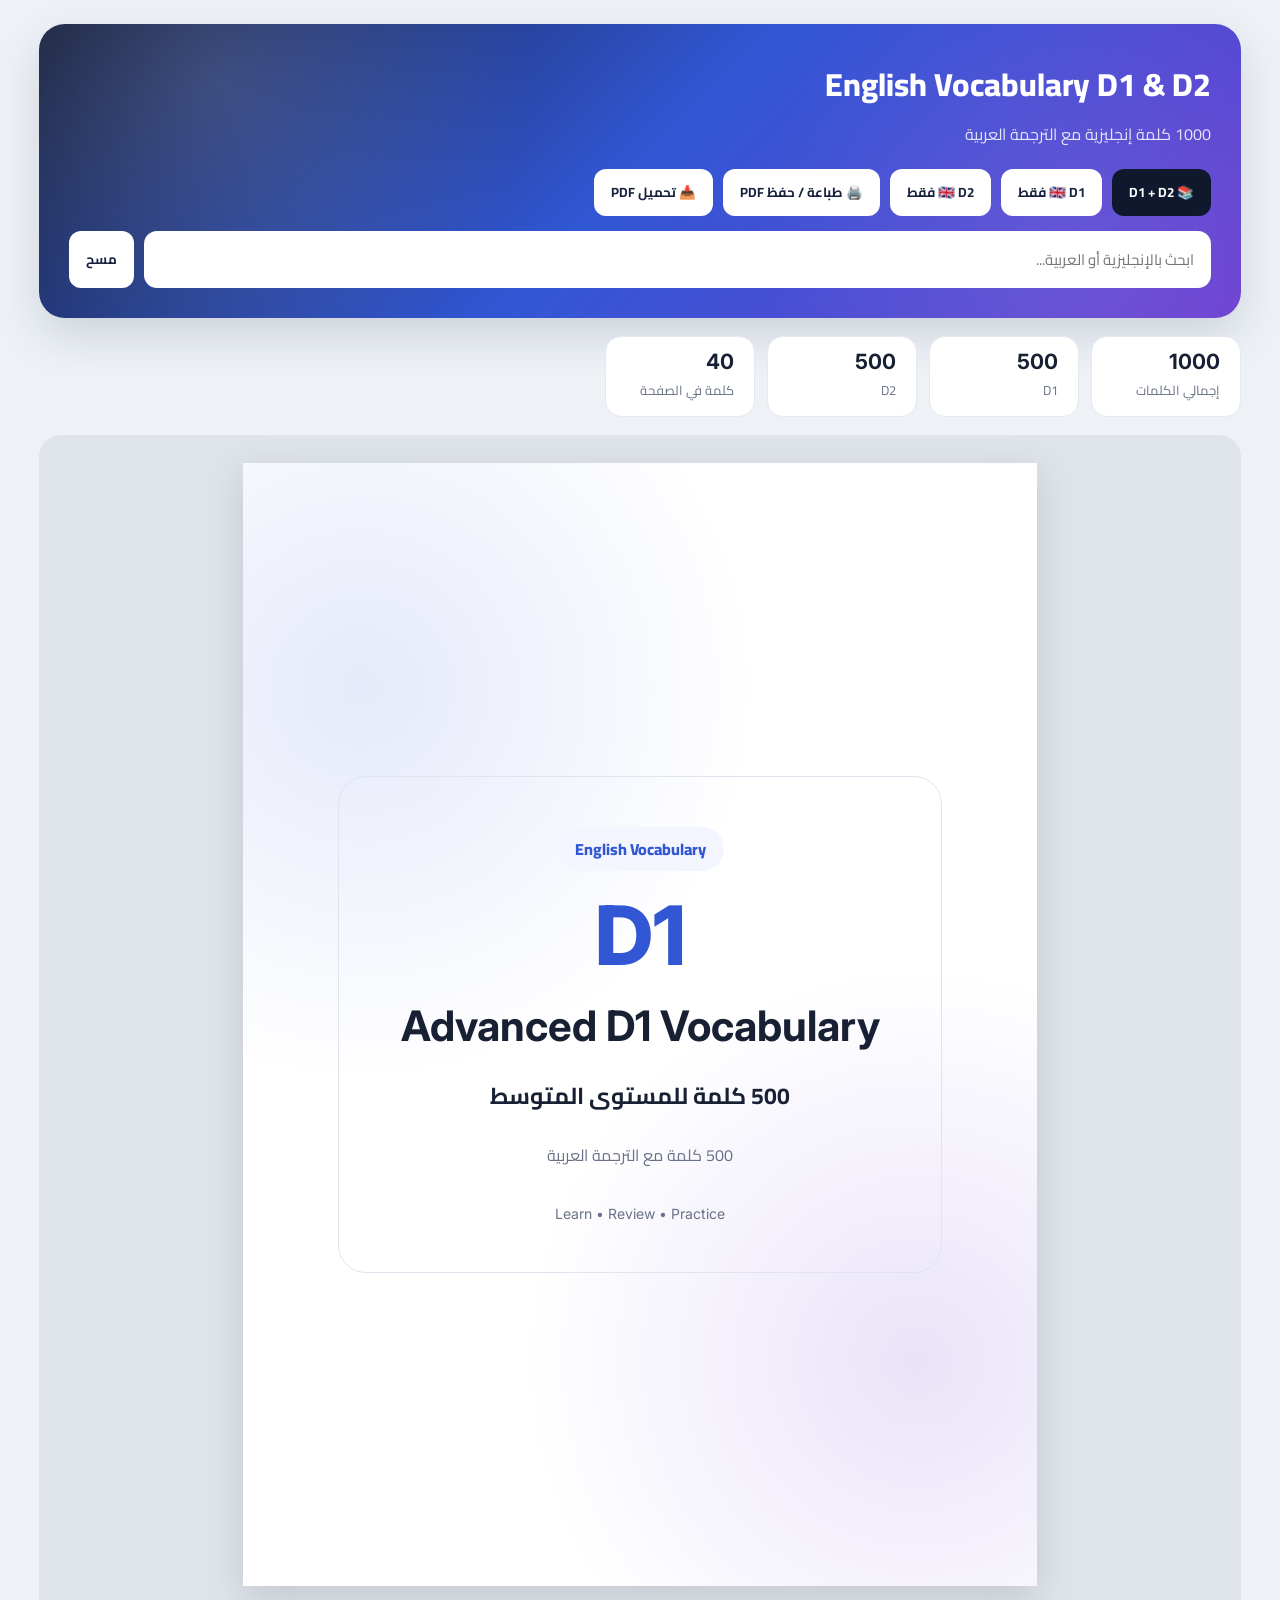
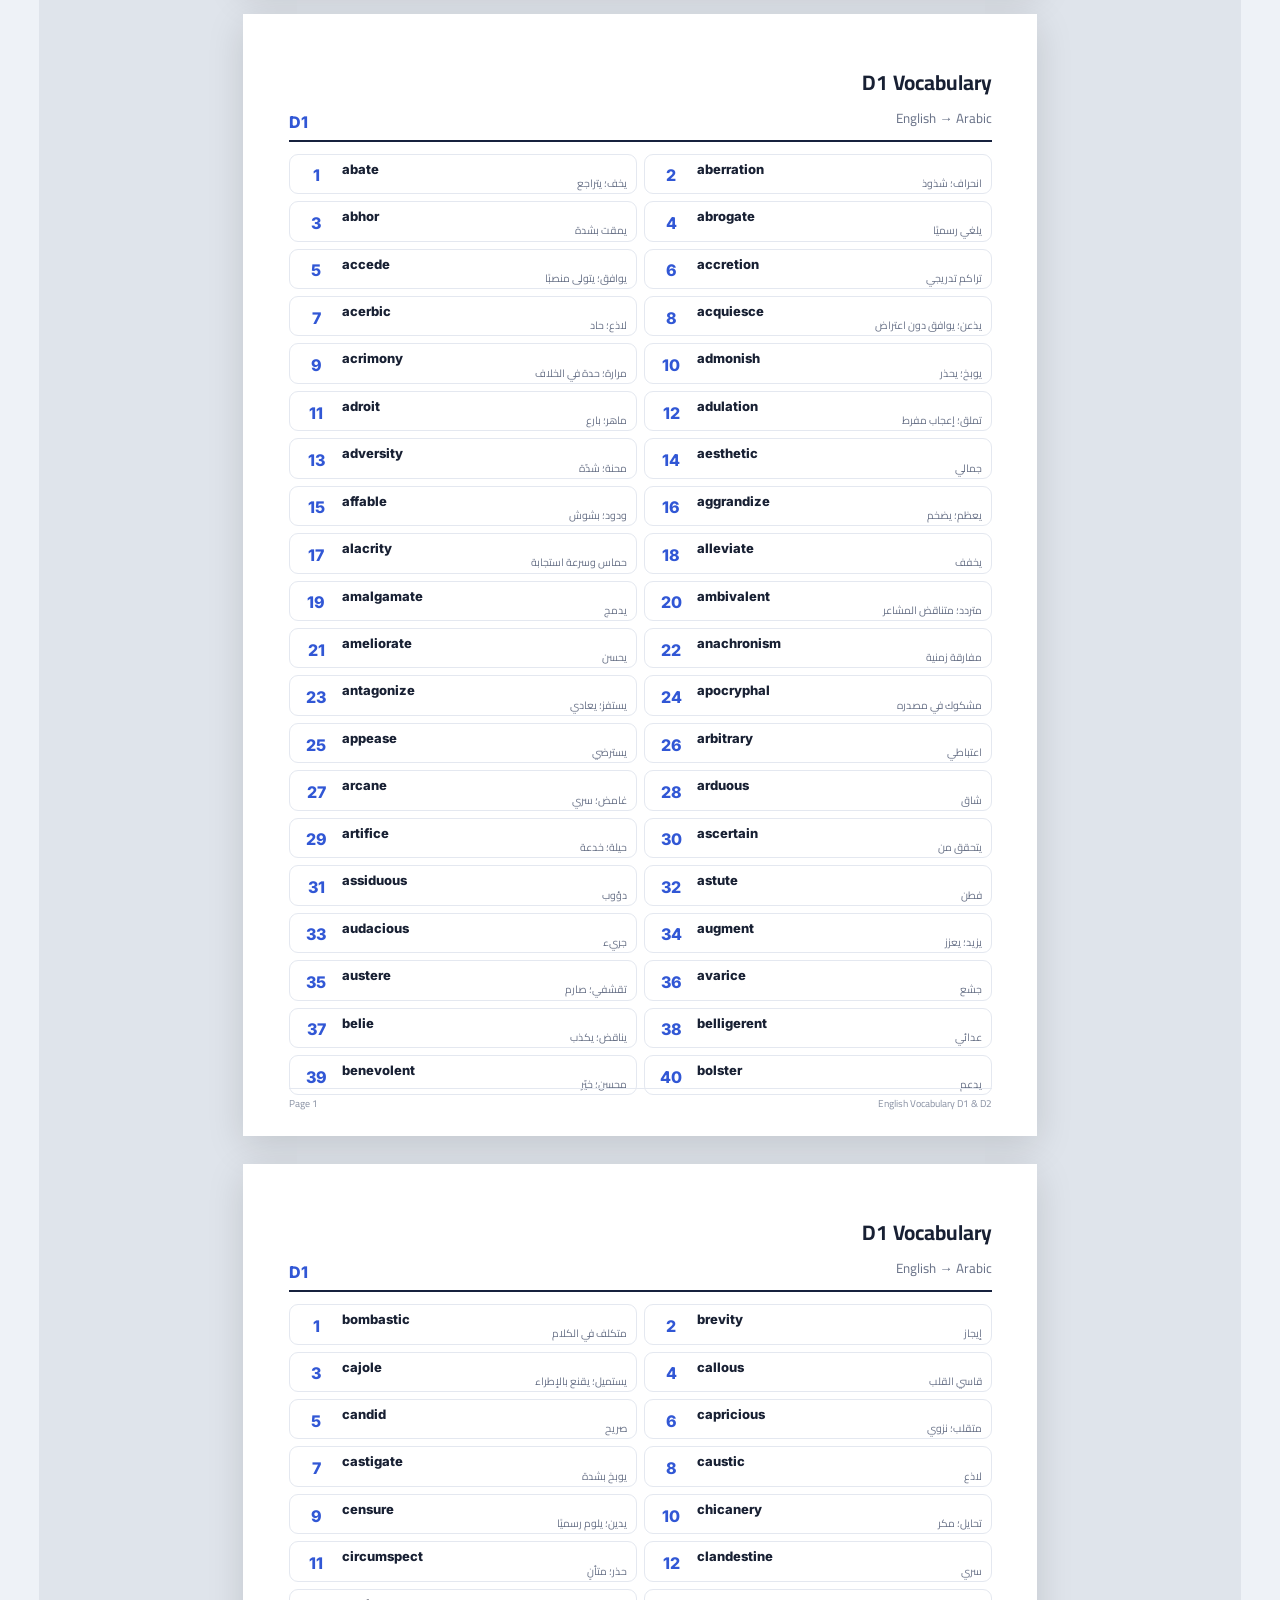
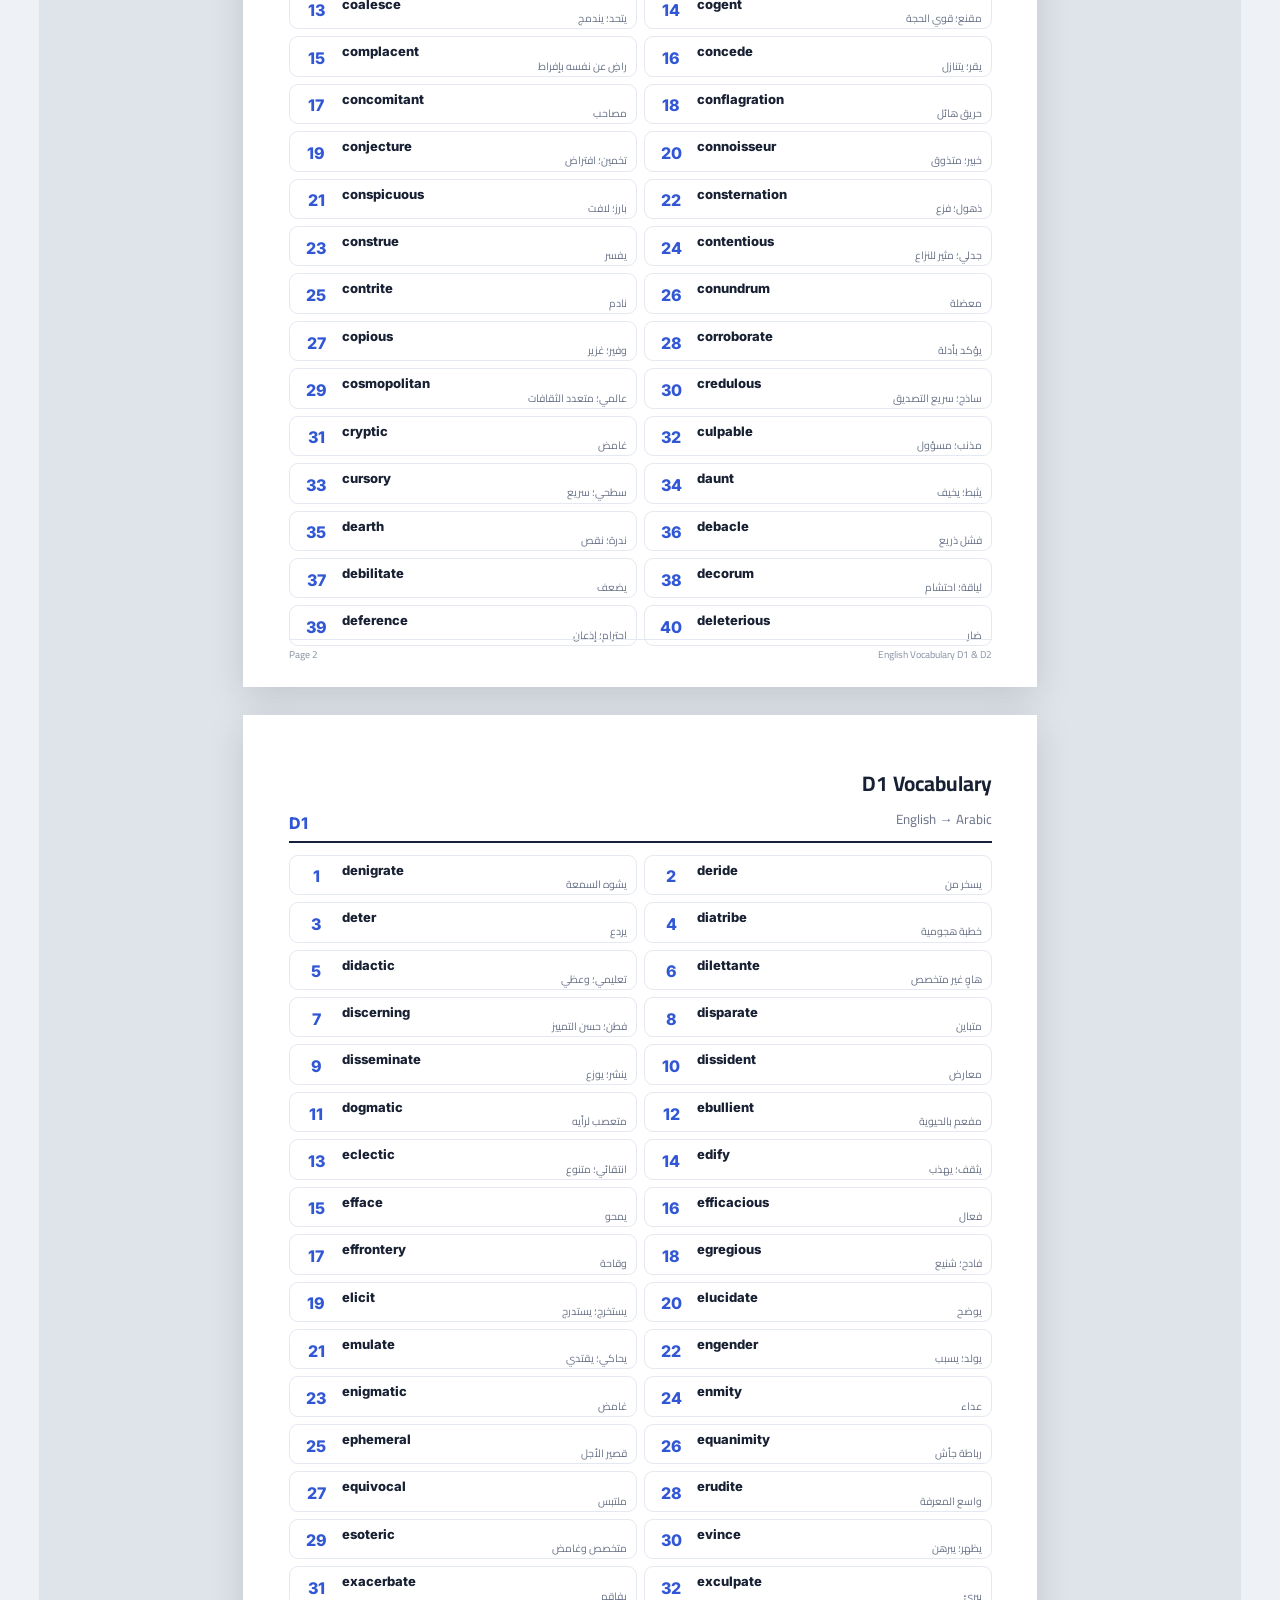
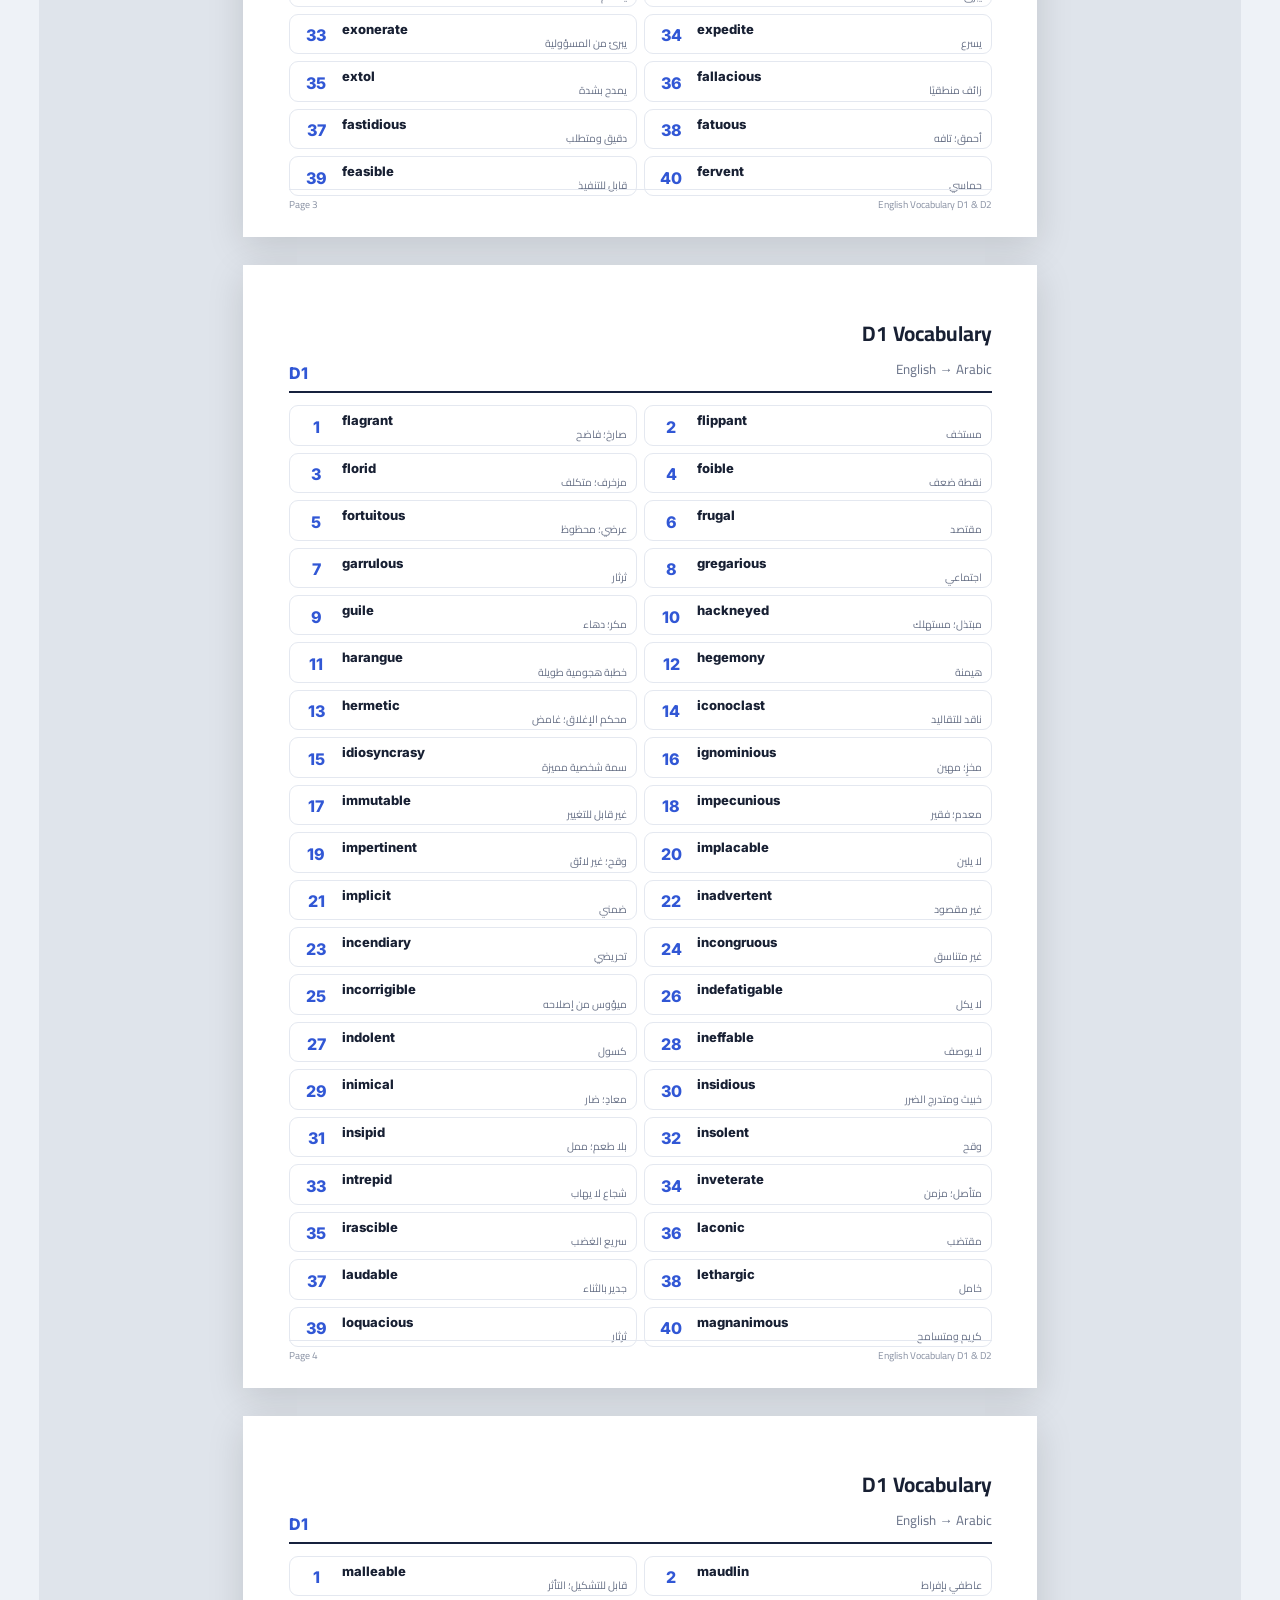
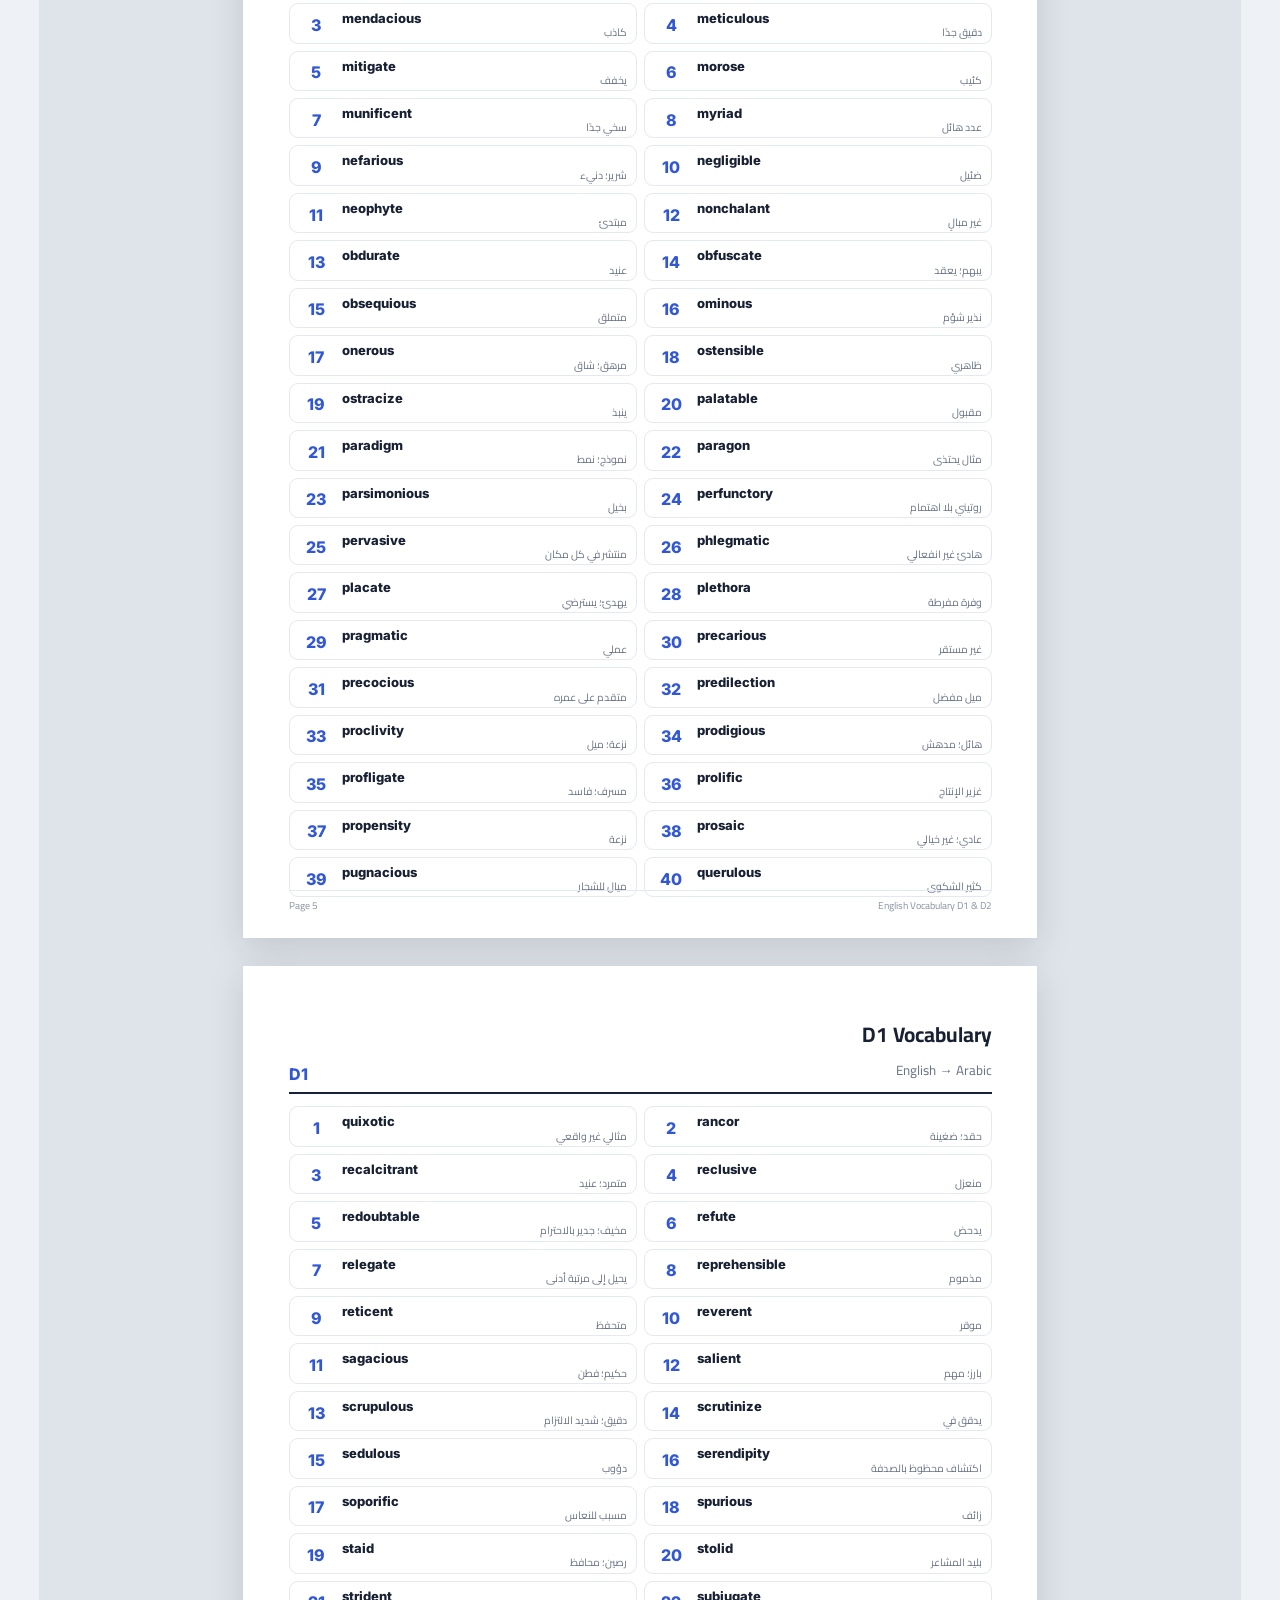
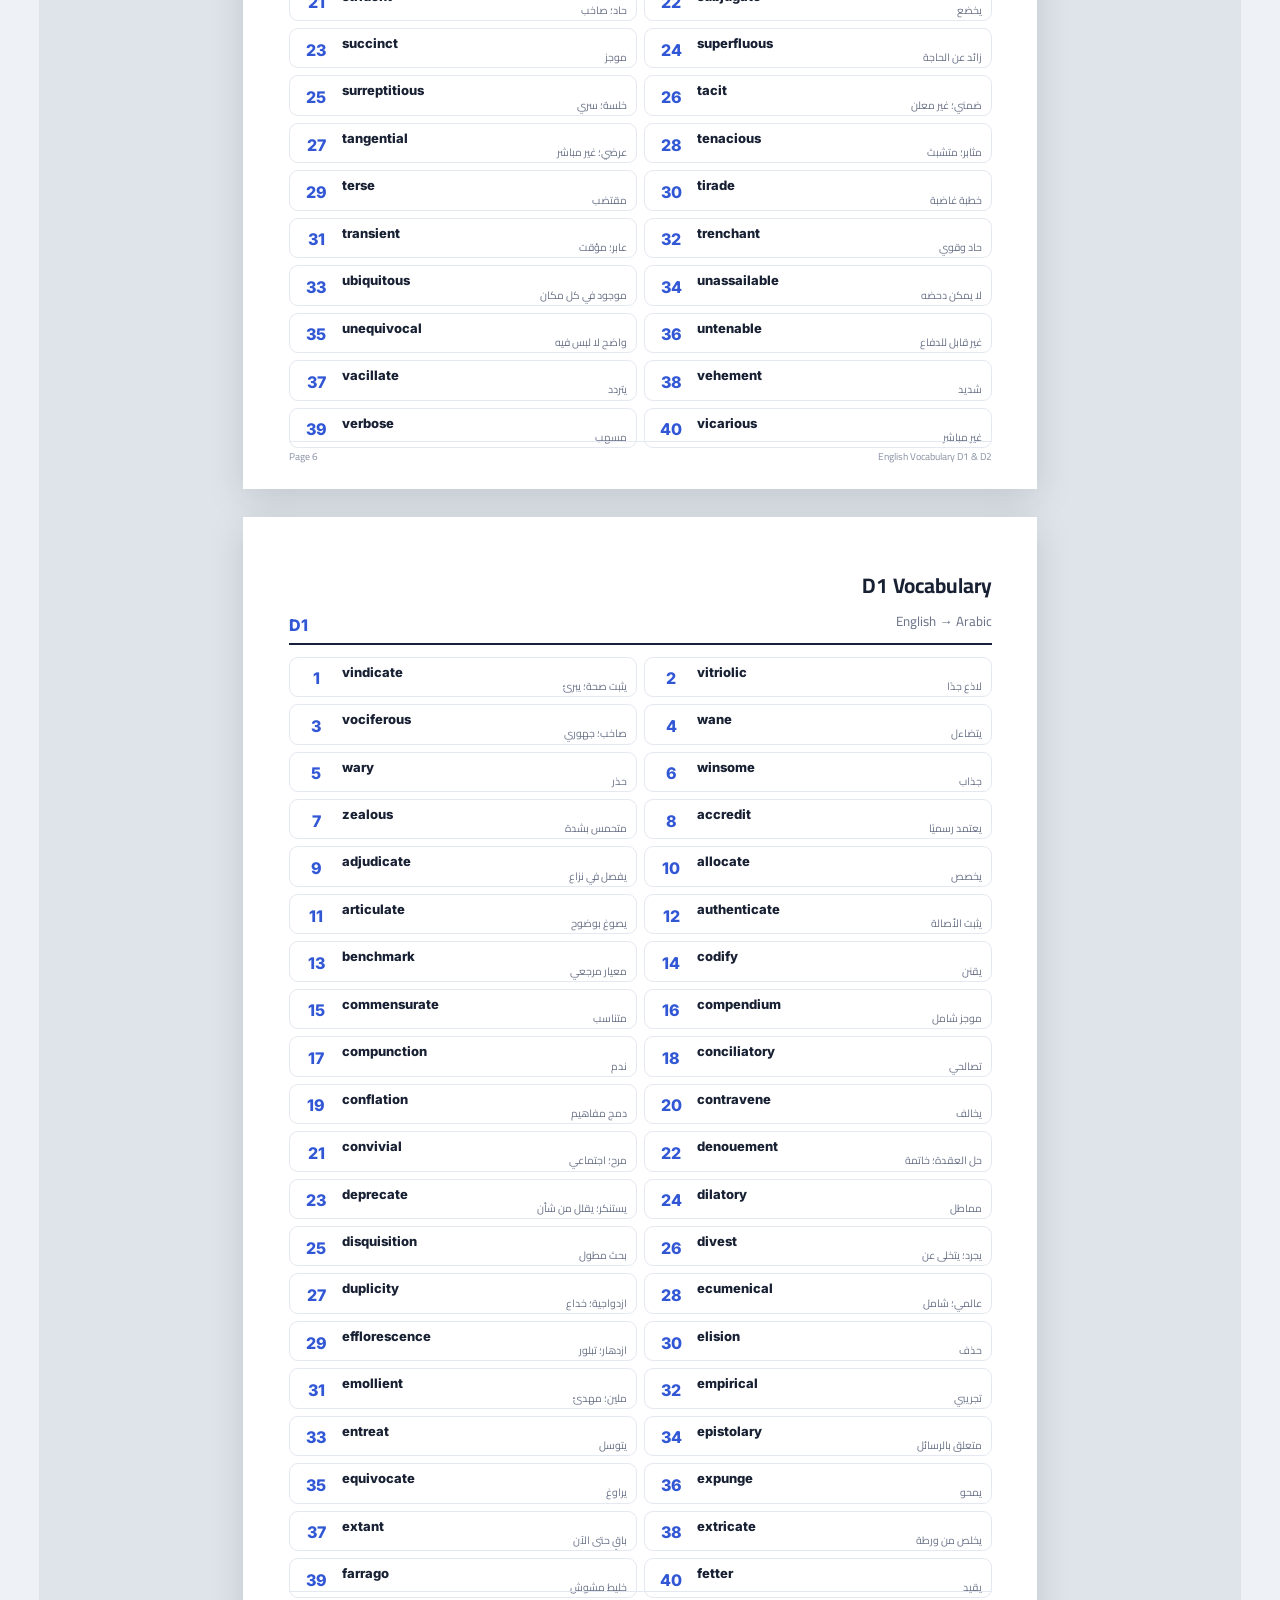
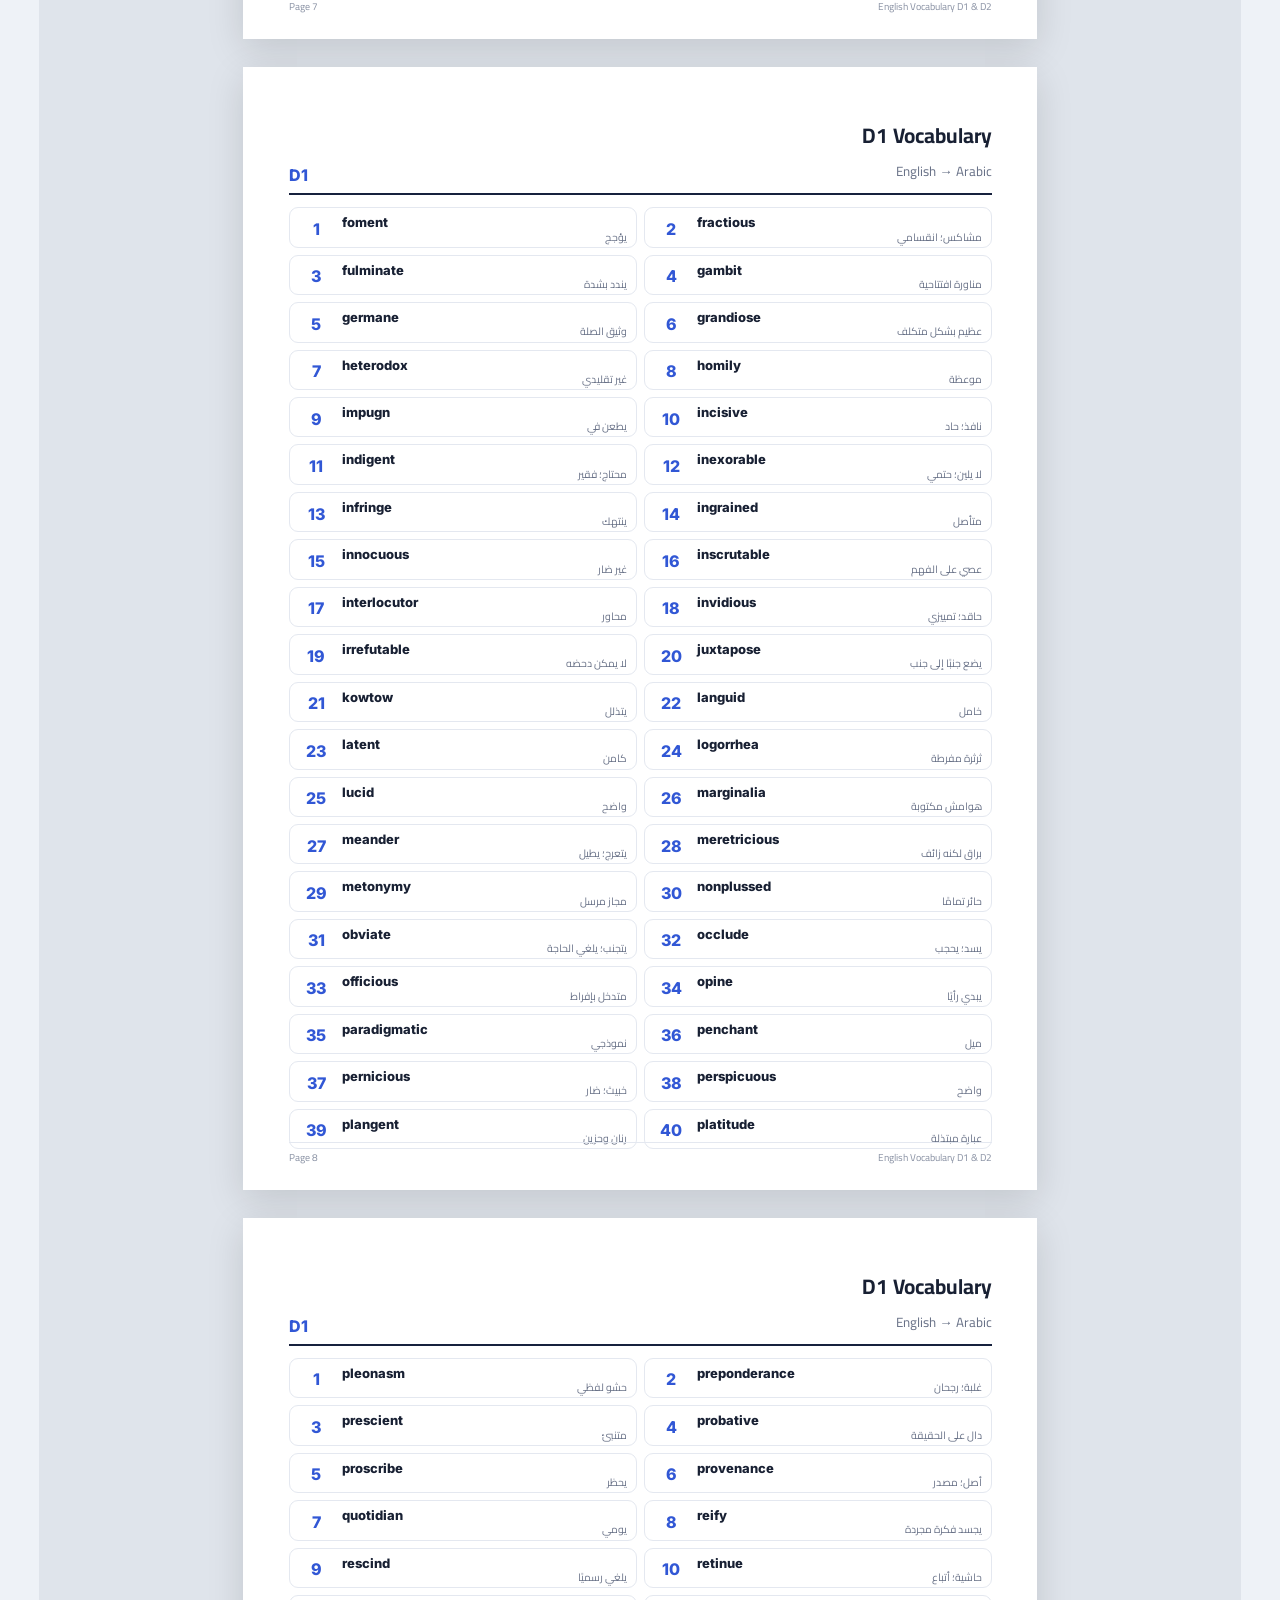
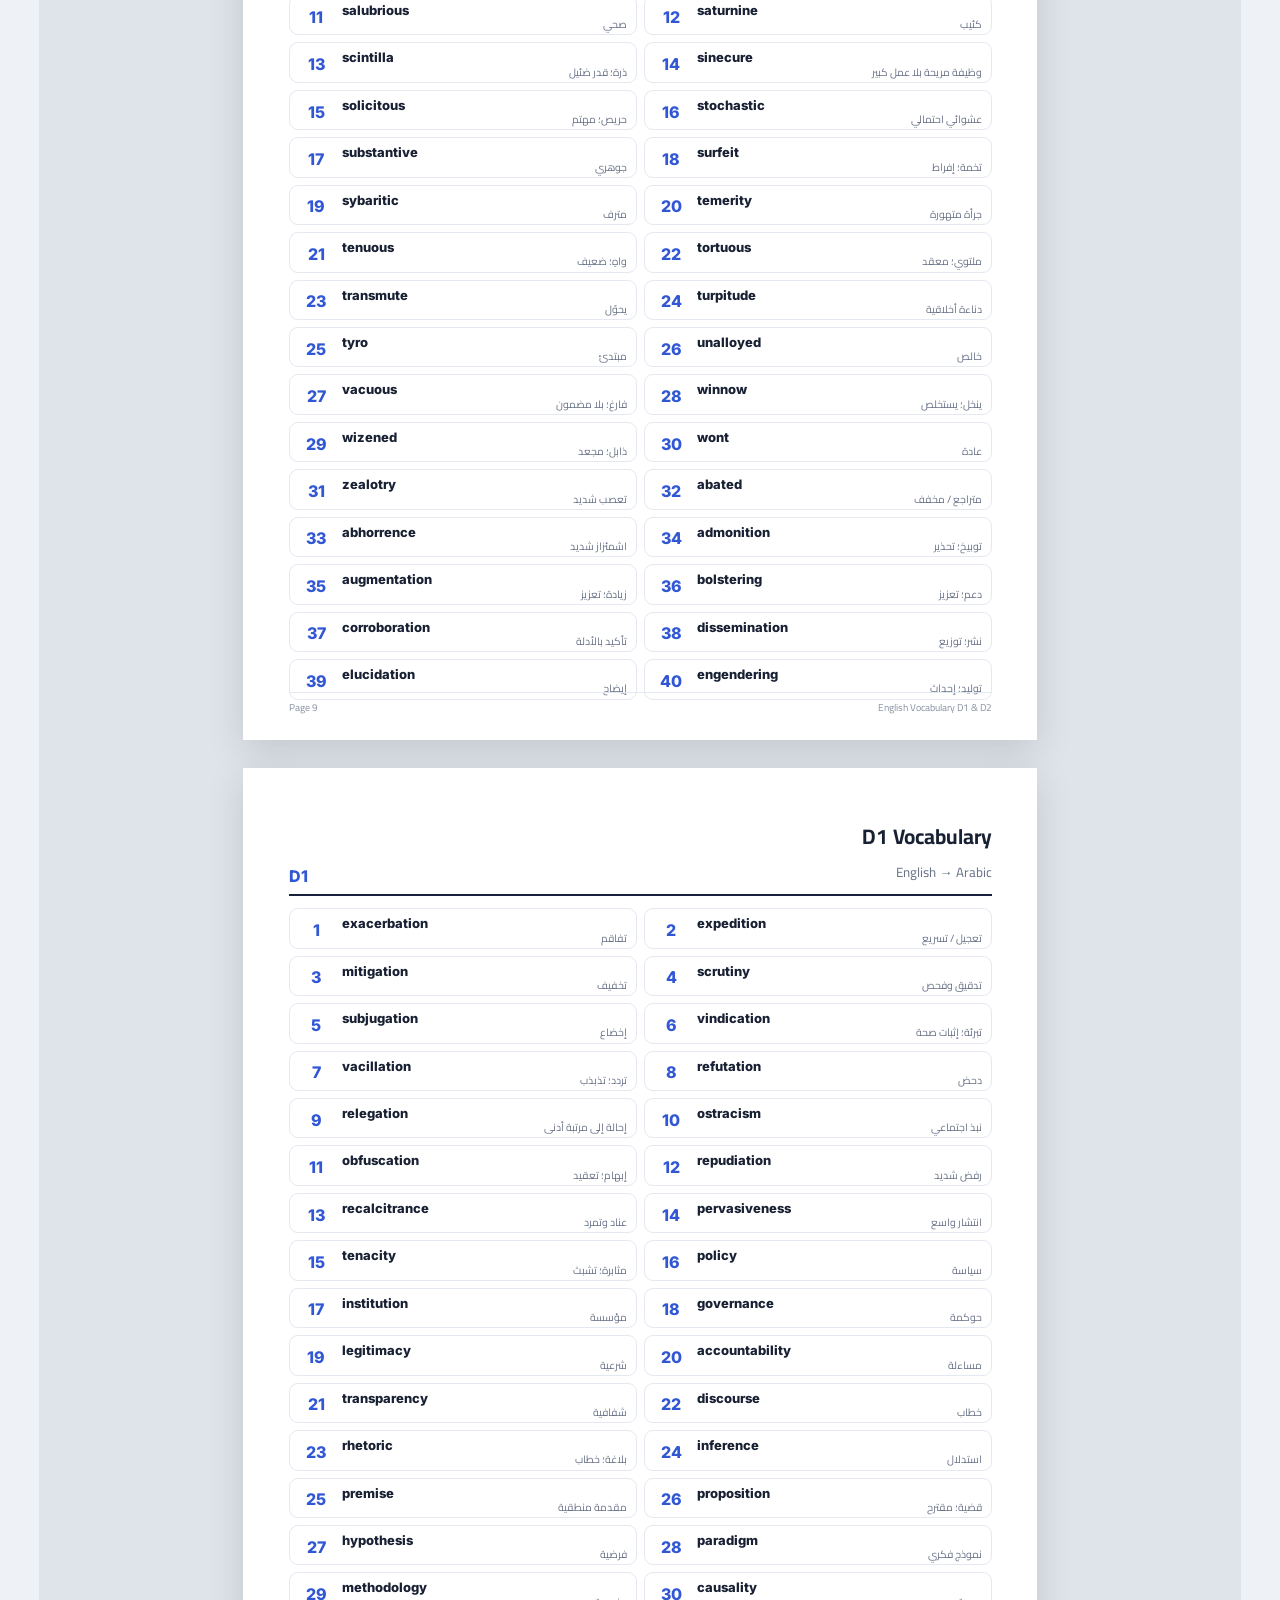
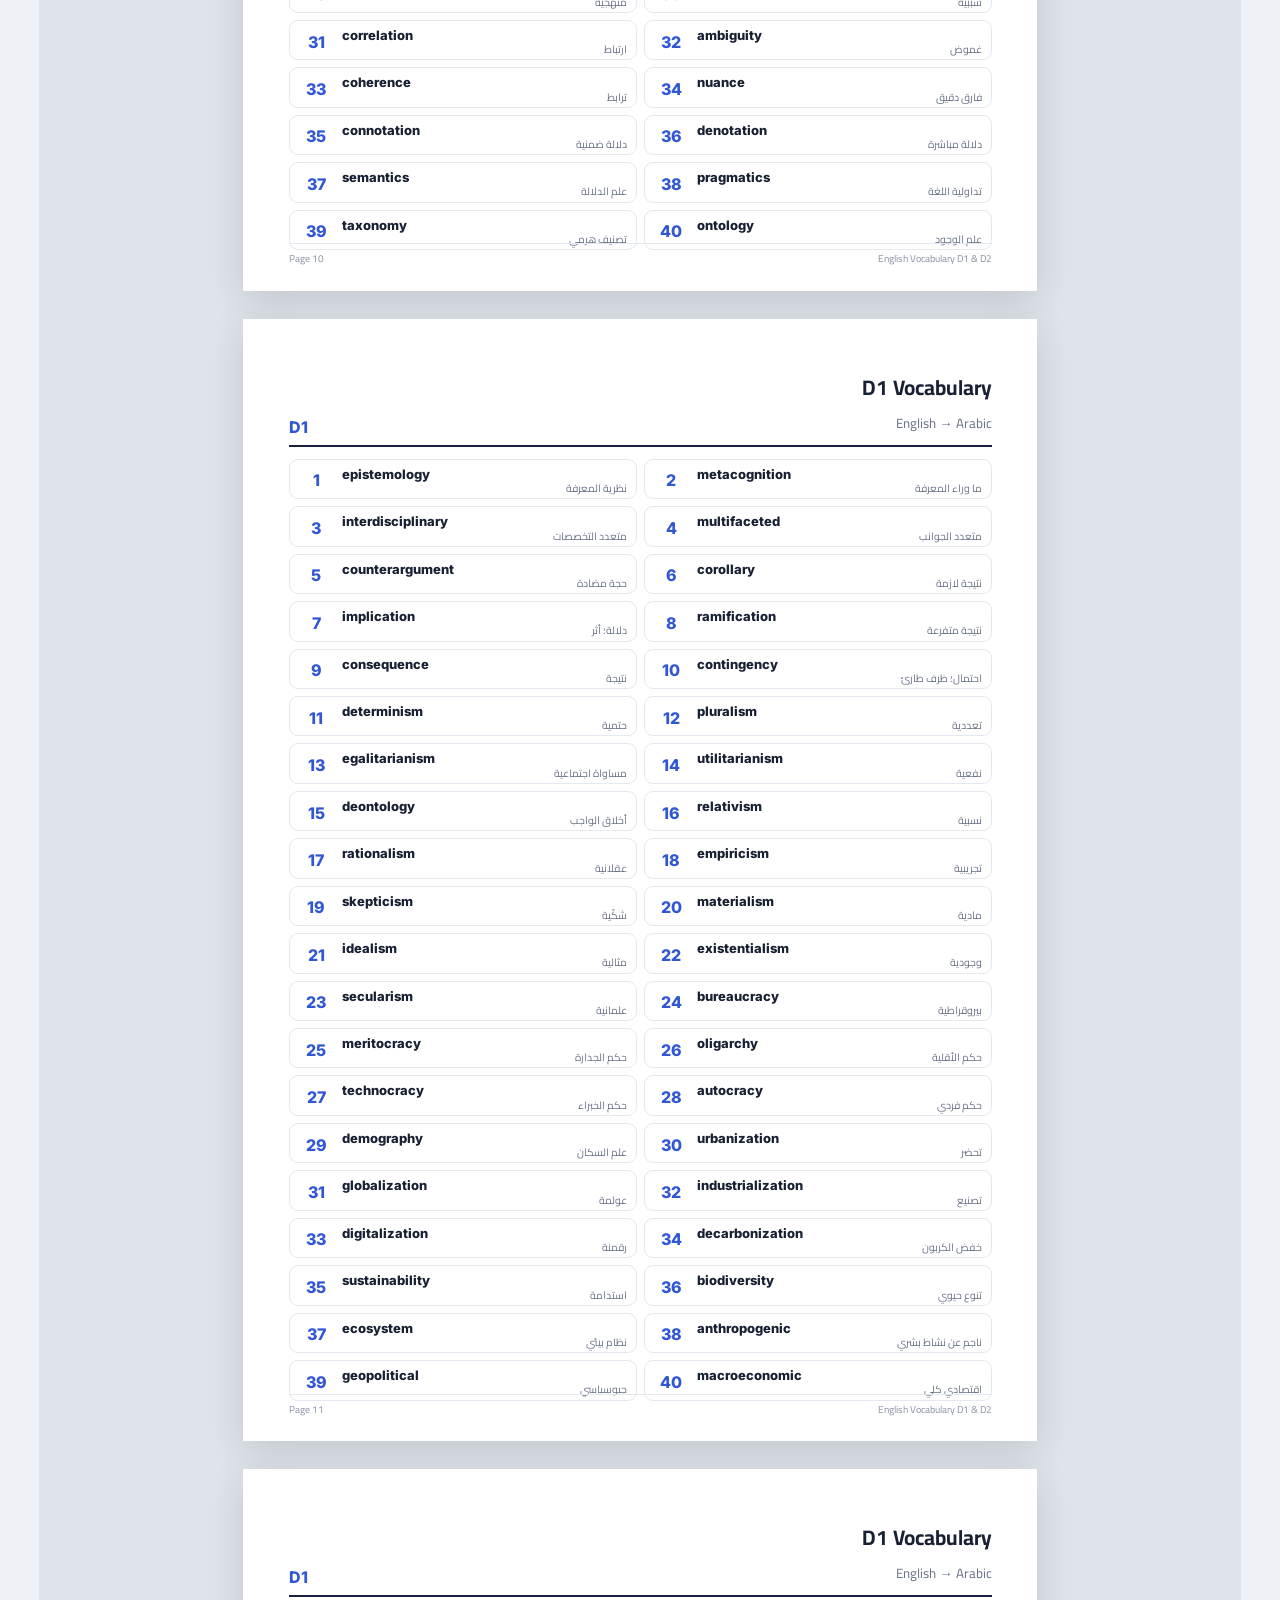
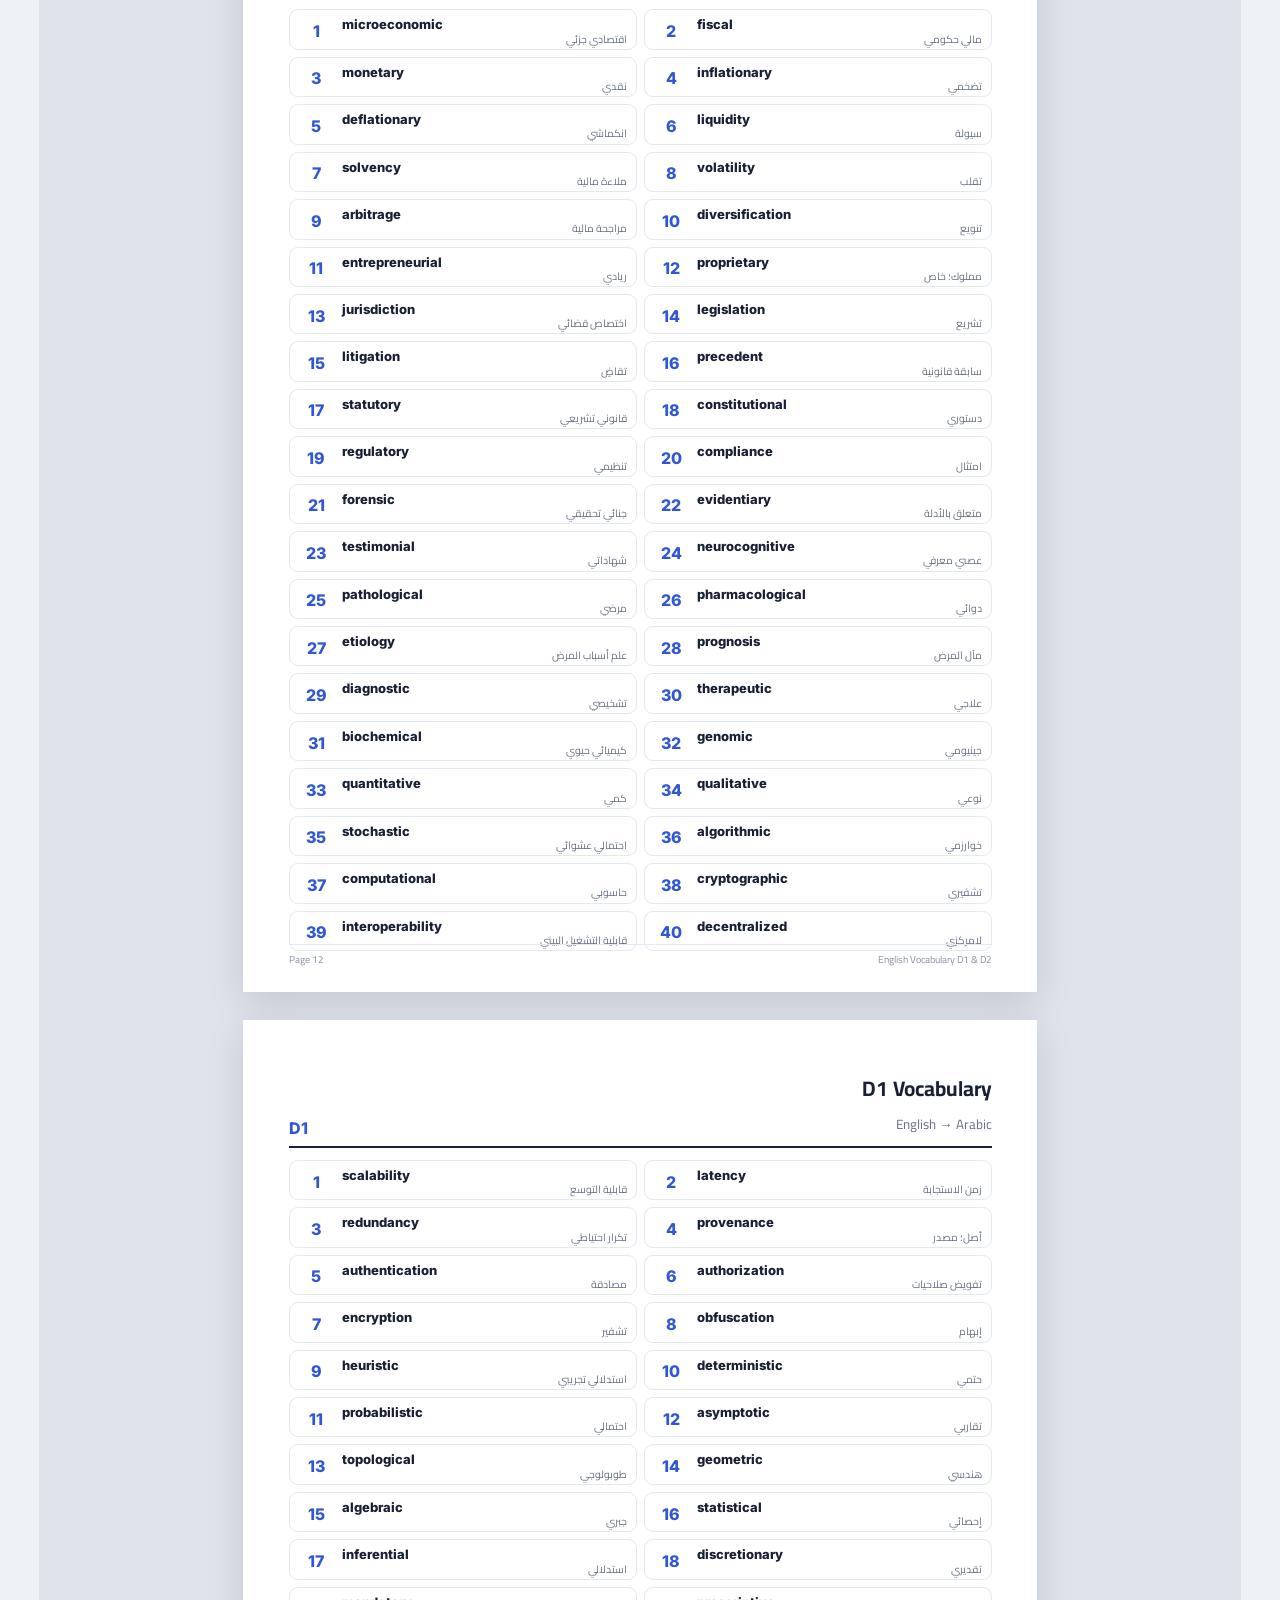
<file: vocabulary/original-html/english-vocabulary-d1-d2.html>
<!DOCTYPE html>
<html lang="ar" dir="rtl">
<head>
<meta charset="UTF-8">
<meta name="viewport" content="width=device-width, initial-scale=1.0">

<title>English Vocabulary D1 &amp; D2</title>

<style>

@import url('https://fonts.googleapis.com/css2?family=Cairo:wght@400;600;700;800&family=Inter:wght@500;600;700;800&display=swap');

:root{
    --navy:#17213d;
    --blue:#3157d5;
    --purple:#6c3fd1;
    --gold:#d6a84f;
    --text:#182033;
    --muted:#687187;
    --line:#e4e8f0;
    --soft:#f4f6ff;
    --bg:#eef2f7;
    --white:#fff;
}

*{
    box-sizing:border-box;
}

html{
    scroll-behavior:smooth;
}

body{
    margin:0;
    background:var(--bg);
    color:var(--text);
    font-family:Cairo,Arial,sans-serif;
}

.app{
    max-width:1250px;
    margin:auto;
    padding:24px;
}

.header{
    background:
        radial-gradient(circle at 15% 20%,#ffffff22,transparent 30%),
        radial-gradient(circle at 85% 80%,#ffffff15,transparent 30%),
        linear-gradient(135deg,var(--navy),var(--blue),var(--purple));

    color:white;
    padding:30px;
    border-radius:26px;
    box-shadow:0 18px 45px #17213d25;
}

.header h1{
    margin:0;
    font-size:32px;
    font-weight:800;
}

.header p{
    margin:5px 0 0;
    opacity:.85;
}

.controls{
    display:flex;
    gap:10px;
    flex-wrap:wrap;
    margin-top:20px;
}

button{
    border:0;
    border-radius:12px;
    padding:11px 17px;
    font-family:inherit;
    font-weight:700;
    cursor:pointer;
    transition:.2s;
}

button:hover{
    transform:translateY(-2px);
}

.btn{
    background:white;
    color:var(--navy);
}

.btn.dark{
    background:#10182e;
    color:white;
}

.btn.blue{
    background:#3157d5;
    color:white;
}

.search{
    display:flex;
    gap:10px;
    margin-top:15px;
}

.search input{
    flex:1;
    border:0;
    border-radius:13px;
    padding:14px 17px;
    font-family:inherit;
    outline:none;
    font-size:15px;
}

.stats{
    display:flex;
    flex-wrap:wrap;
    gap:12px;
    margin:18px 0;
}

.stat{
    background:white;
    border:1px solid var(--line);
    border-radius:16px;
    padding:12px 20px;
    min-width:150px;
}

.stat strong{
    display:block;
    font-family:Inter,Arial,sans-serif;
    font-size:21px;
}

.stat span{
    color:var(--muted);
    font-size:13px;
}

.viewer{
    background:#dfe4eb;
    padding:28px;
    border-radius:22px;
}

.page,
.cover{
    width:210mm;
    height:297mm;
    background:white;
    margin:0 auto 28px;
    position:relative;
    overflow:hidden;

    break-after:page;
    page-break-after:always;

    box-shadow:0 10px 35px rgba(0,0,0,.13);
}

.cover{
    display:flex;
    justify-content:center;
    align-items:center;
    text-align:center;
    padding:25mm;

    background:
        radial-gradient(circle at 15% 20%,#3157d520,transparent 35%),
        radial-gradient(circle at 85% 80%,#6c3fd125,transparent 35%),
        white;
}

.cover-content{
    width:100%;
    border:1px solid #dfe4ef;
    border-radius:28px;
    padding:50px 35px;
}

.badge{
    display:inline-block;
    background:var(--soft);
    color:var(--blue);
    padding:7px 18px;
    border-radius:999px;
    font-weight:800;
}

.level-big{
    font-family:Inter,Arial,sans-serif;
    direction:ltr;
    font-size:82px;
    font-weight:800;
    color:var(--blue);
    margin:15px 0;
}

.cover h2{
    font-size:42px;
    margin:0;
    font-family:Inter,Cairo,sans-serif;
}

.cover h3{
    font-size:23px;
}

.cover p{
    color:var(--muted);
}

.page{
    padding:13mm 12mm 17mm;
}

.page-header{
    display:flex;
    justify-content:space-between;
    align-items:flex-end;

    border-bottom:2px solid var(--navy);

    padding-bottom:8px;
    margin-bottom:12px;
}

.page-header h2{
    margin:0;
    font-size:21px;
}

.page-header small{
    color:var(--muted);
}

.page-level{
    font-family:Inter,Arial,sans-serif;
    direction:ltr;
    font-weight:800;
    color:var(--blue);
}

.words{
    display:grid;
    grid-template-columns:1fr 1fr;

    gap:7px;

    direction:ltr;
}

.word{
    direction:ltr;

    display:grid;
    grid-template-columns:35px 1fr;

    gap:8px;

    align-items:center;

    border:1px solid var(--line);

    border-radius:9px;

    padding:7px 9px;

    height:10.7mm;

    overflow:hidden;

    background:white;
}

.number{
    font-family:Inter,Arial,sans-serif;

    font-weight:800;

    color:var(--blue);

    text-align:center;
}

.english{
    font-family:Inter,Arial,sans-serif;

    font-weight:800;

    font-size:13px;

    line-height:1.1;

    direction:ltr;

    text-align:left;
}

.arabic{
    direction:rtl;

    text-align:right;

    color:var(--muted);

    font-size:10.5px;

    line-height:1.15;

    margin-top:1px;
}

.footer{
    position:absolute;

    bottom:6mm;

    left:12mm;
    right:12mm;

    border-top:1px solid var(--line);

    padding-top:5px;

    display:flex;

    justify-content:space-between;

    color:#8a92a4;

    font-size:10px;
}

.no-results{
    text-align:center;

    padding:60px;

    color:var(--muted);

    background:white;

    border-radius:18px;
}

@media print{

    html,
    body{
        width:210mm;

        margin:0!important;
        padding:0!important;

        background:white!important;
    }

    body{
        -webkit-print-color-adjust:exact;
        print-color-adjust:exact;
    }

    .app{
        width:210mm;

        max-width:none;

        padding:0;

        margin:0;
    }

    .header,
    .stats,
    .controls,
    .search{
        display:none!important;
    }

    .viewer{
        width:210mm;

        padding:0!important;

        margin:0;

        background:white;

        border-radius:0;
    }

    .page,
    .cover{

        width:210mm!important;

        height:297mm!important;

        min-height:297mm!important;

        margin:0!important;

        box-shadow:none!important;

        overflow:hidden!important;

        break-after:page!important;

        page-break-after:always!important;

        break-inside:avoid!important;

        page-break-inside:avoid!important;
    }

    .cover{
        padding:25mm!important;
    }

    .words{
        grid-template-columns:1fr 1fr!important;

        direction:ltr!important;

        gap:7px!important;
    }

    .word{
        height:10.7mm!important;

        min-height:10.7mm!important;

        break-inside:avoid!important;

        page-break-inside:avoid!important;
    }

    .page:last-child,
    .cover:last-child{

        break-after:auto!important;

        page-break-after:auto!important;
    }
}

@page{
    size:A4 portrait;

    margin:0;
}

@media(max-width:850px){

    .app{
        padding:10px;
    }

    .viewer{
        padding:10px;

        overflow:auto;
    }

    .page,
    .cover{
        flex:none;
    }

    .header h1{
        font-size:25px;
    }
}

</style>
</head>

<body>

<div class="app">

<header class="header">

    <h1>
        English Vocabulary D1 & D2
    </h1>

    <p>
        1000 كلمة إنجليزية مع الترجمة العربية
    </p>

    <div class="controls">

        <button class="btn dark"
                onclick="setLevel('ALL')">
            📚 D1 + D2
        </button>

        <button class="btn"
                onclick="setLevel('D1')">
            🇬🇧 D1 فقط
        </button>

        <button class="btn"
                onclick="setLevel('D2')">
            🇬🇧 D2 فقط
        </button>

        <button class="btn"
                onclick="window.print()">
            🖨️ طباعة / حفظ PDF
        </button>

        <button class="btn"
                onclick="downloadPDF()">
            📥 تحميل PDF
        </button>

    </div>

    <div class="search">

        <input
            id="search"
            type="text"
            placeholder="ابحث بالإنجليزية أو العربية..."
            oninput="render()"
        >

        <button
            class="btn"
            onclick="clearSearch()">
            مسح
        </button>

    </div>

</header>


<div class="stats">

    <div class="stat">
        <strong id="totalWords">1000</strong>
        <span>إجمالي الكلمات</span>
    </div>

    <div class="stat">
        <strong id="c1Count">500</strong>
        <span>D1</span>
    </div>

    <div class="stat">
        <strong id="c2Count">500</strong>
        <span>D2</span>
    </div>

    <div class="stat">
        <strong>40</strong>
        <span>كلمة في الصفحة</span>
    </div>

</div>


<div id="viewer" class="viewer"></div>

</div>


<script>


/* =========================================================
   D1 — 500 WORDS
   ========================================================= */

const D1 = [
["abate", "يخف؛ يتراجع"],
["aberration", "انحراف؛ شذوذ"],
["abhor", "يمقت بشدة"],
["abrogate", "يلغي رسميًا"],
["accede", "يوافق؛ يتولى منصبًا"],
["accretion", "تراكم تدريجي"],
["acerbic", "لاذع؛ حاد"],
["acquiesce", "يذعن؛ يوافق دون اعتراض"],
["acrimony", "مرارة؛ حدة في الخلاف"],
["admonish", "يوبخ؛ يحذر"],
["adroit", "ماهر؛ بارع"],
["adulation", "تملق؛ إعجاب مفرط"],
["adversity", "محنة؛ شدّة"],
["aesthetic", "جمالي"],
["affable", "ودود؛ بشوش"],
["aggrandize", "يعظم؛ يضخم"],
["alacrity", "حماس وسرعة استجابة"],
["alleviate", "يخفف"],
["amalgamate", "يدمج"],
["ambivalent", "متردد؛ متناقض المشاعر"],
["ameliorate", "يحسن"],
["anachronism", "مفارقة زمنية"],
["antagonize", "يستفز؛ يعادي"],
["apocryphal", "مشكوك في مصدره"],
["appease", "يسترضي"],
["arbitrary", "اعتباطي"],
["arcane", "غامض؛ سري"],
["arduous", "شاق"],
["artifice", "حيلة؛ خدعة"],
["ascertain", "يتحقق من"],
["assiduous", "دؤوب"],
["astute", "فطن"],
["audacious", "جريء"],
["augment", "يزيد؛ يعزز"],
["austere", "تقشفي؛ صارم"],
["avarice", "جشع"],
["belie", "يناقض؛ يكذب"],
["belligerent", "عدائي"],
["benevolent", "محسن؛ خيّر"],
["bolster", "يدعم"],
["bombastic", "متكلف في الكلام"],
["brevity", "إيجاز"],
["cajole", "يستميل؛ يقنع بالإطراء"],
["callous", "قاسي القلب"],
["candid", "صريح"],
["capricious", "متقلب؛ نزوي"],
["castigate", "يوبخ بشدة"],
["caustic", "لاذع"],
["censure", "يدين؛ يلوم رسميًا"],
["chicanery", "تحايل؛ مكر"],
["circumspect", "حذر؛ متأنٍ"],
["clandestine", "سري"],
["coalesce", "يتحد؛ يندمج"],
["cogent", "مقنع؛ قوي الحجة"],
["complacent", "راضٍ عن نفسه بإفراط"],
["concede", "يقر؛ يتنازل"],
["concomitant", "مصاحب"],
["conflagration", "حريق هائل"],
["conjecture", "تخمين؛ افتراض"],
["connoisseur", "خبير؛ متذوق"],
["conspicuous", "بارز؛ لافت"],
["consternation", "ذهول؛ فزع"],
["construe", "يفسر"],
["contentious", "جدلي؛ مثير للنزاع"],
["contrite", "نادم"],
["conundrum", "معضلة"],
["copious", "وفير؛ غزير"],
["corroborate", "يؤكد بأدلة"],
["cosmopolitan", "عالمي؛ متعدد الثقافات"],
["credulous", "ساذج؛ سريع التصديق"],
["cryptic", "غامض"],
["culpable", "مذنب؛ مسؤول"],
["cursory", "سطحي؛ سريع"],
["daunt", "يثبط؛ يخيف"],
["dearth", "ندرة؛ نقص"],
["debacle", "فشل ذريع"],
["debilitate", "يضعف"],
["decorum", "لياقة؛ احتشام"],
["deference", "احترام؛ إذعان"],
["deleterious", "ضار"],
["denigrate", "يشوه السمعة"],
["deride", "يسخر من"],
["deter", "يردع"],
["diatribe", "خطبة هجومية"],
["didactic", "تعليمي؛ وعظي"],
["dilettante", "هاوٍ غير متخصص"],
["discerning", "فطن؛ حسن التمييز"],
["disparate", "متباين"],
["disseminate", "ينشر؛ يوزع"],
["dissident", "معارض"],
["dogmatic", "متعصب لرأيه"],
["ebullient", "مفعم بالحيوية"],
["eclectic", "انتقائي؛ متنوع"],
["edify", "يثقف؛ يهذب"],
["efface", "يمحو"],
["efficacious", "فعال"],
["effrontery", "وقاحة"],
["egregious", "فادح؛ شنيع"],
["elicit", "يستخرج؛ يستدرج"],
["elucidate", "يوضح"],
["emulate", "يحاكي؛ يقتدي"],
["engender", "يولد؛ يسبب"],
["enigmatic", "غامض"],
["enmity", "عداء"],
["ephemeral", "قصير الأجل"],
["equanimity", "رباطة جأش"],
["equivocal", "ملتبس"],
["erudite", "واسع المعرفة"],
["esoteric", "متخصص وغامض"],
["evince", "يظهر؛ يبرهن"],
["exacerbate", "يفاقم"],
["exculpate", "يبرئ"],
["exonerate", "يبرئ من المسؤولية"],
["expedite", "يسرع"],
["extol", "يمدح بشدة"],
["fallacious", "زائف منطقيًا"],
["fastidious", "دقيق ومتطلب"],
["fatuous", "أحمق؛ تافه"],
["feasible", "قابل للتنفيذ"],
["fervent", "حماسي"],
["flagrant", "صارخ؛ فاضح"],
["flippant", "مستخف"],
["florid", "مزخرف؛ متكلف"],
["foible", "نقطة ضعف"],
["fortuitous", "عرضي؛ محظوظ"],
["frugal", "مقتصد"],
["garrulous", "ثرثار"],
["gregarious", "اجتماعي"],
["guile", "مكر؛ دهاء"],
["hackneyed", "مبتذل؛ مستهلك"],
["harangue", "خطبة هجومية طويلة"],
["hegemony", "هيمنة"],
["hermetic", "محكم الإغلاق؛ غامض"],
["iconoclast", "ناقد للتقاليد"],
["idiosyncrasy", "سمة شخصية مميزة"],
["ignominious", "مخزٍ؛ مهين"],
["immutable", "غير قابل للتغيير"],
["impecunious", "معدم؛ فقير"],
["impertinent", "وقح؛ غير لائق"],
["implacable", "لا يلين"],
["implicit", "ضمني"],
["inadvertent", "غير مقصود"],
["incendiary", "تحريضي"],
["incongruous", "غير متناسق"],
["incorrigible", "ميؤوس من إصلاحه"],
["indefatigable", "لا يكل"],
["indolent", "كسول"],
["ineffable", "لا يوصف"],
["inimical", "معادٍ؛ ضار"],
["insidious", "خبيث ومتدرج الضرر"],
["insipid", "بلا طعم؛ ممل"],
["insolent", "وقح"],
["intrepid", "شجاع لا يهاب"],
["inveterate", "متأصل؛ مزمن"],
["irascible", "سريع الغضب"],
["laconic", "مقتضب"],
["laudable", "جدير بالثناء"],
["lethargic", "خامل"],
["loquacious", "ثرثار"],
["magnanimous", "كريم ومتسامح"],
["malleable", "قابل للتشكيل؛ التأثر"],
["maudlin", "عاطفي بإفراط"],
["mendacious", "كاذب"],
["meticulous", "دقيق جدًا"],
["mitigate", "يخفف"],
["morose", "كئيب"],
["munificent", "سخي جدًا"],
["myriad", "عدد هائل"],
["nefarious", "شرير؛ دنيء"],
["negligible", "ضئيل"],
["neophyte", "مبتدئ"],
["nonchalant", "غير مبالٍ"],
["obdurate", "عنيد"],
["obfuscate", "يبهم؛ يعقد"],
["obsequious", "متملق"],
["ominous", "نذير شؤم"],
["onerous", "مرهق؛ شاق"],
["ostensible", "ظاهري"],
["ostracize", "ينبذ"],
["palatable", "مقبول"],
["paradigm", "نموذج؛ نمط"],
["paragon", "مثال يحتذى"],
["parsimonious", "بخيل"],
["perfunctory", "روتيني بلا اهتمام"],
["pervasive", "منتشر في كل مكان"],
["phlegmatic", "هادئ غير انفعالي"],
["placate", "يهدئ؛ يسترضي"],
["plethora", "وفرة مفرطة"],
["pragmatic", "عملي"],
["precarious", "غير مستقر"],
["precocious", "متقدم على عمره"],
["predilection", "ميل مفضل"],
["proclivity", "نزعة؛ ميل"],
["prodigious", "هائل؛ مدهش"],
["profligate", "مسرف؛ فاسد"],
["prolific", "غزير الإنتاج"],
["propensity", "نزعة"],
["prosaic", "عادي؛ غير خيالي"],
["pugnacious", "ميال للشجار"],
["querulous", "كثير الشكوى"],
["quixotic", "مثالي غير واقعي"],
["rancor", "حقد؛ ضغينة"],
["recalcitrant", "متمرد؛ عنيد"],
["reclusive", "منعزل"],
["redoubtable", "مخيف؛ جدير بالاحترام"],
["refute", "يدحض"],
["relegate", "يحيل إلى مرتبة أدنى"],
["reprehensible", "مذموم"],
["reticent", "متحفظ"],
["reverent", "موقر"],
["sagacious", "حكيم؛ فطن"],
["salient", "بارز؛ مهم"],
["scrupulous", "دقيق؛ شديد الالتزام"],
["scrutinize", "يدقق في"],
["sedulous", "دؤوب"],
["serendipity", "اكتشاف محظوظ بالصدفة"],
["soporific", "مسبب للنعاس"],
["spurious", "زائف"],
["staid", "رصين؛ محافظ"],
["stolid", "بليد المشاعر"],
["strident", "حاد؛ صاخب"],
["subjugate", "يخضع"],
["succinct", "موجز"],
["superfluous", "زائد عن الحاجة"],
["surreptitious", "خلسة؛ سري"],
["tacit", "ضمني؛ غير معلن"],
["tangential", "عرضي؛ غير مباشر"],
["tenacious", "مثابر؛ متشبث"],
["terse", "مقتضب"],
["tirade", "خطبة غاضبة"],
["transient", "عابر؛ مؤقت"],
["trenchant", "حاد وقوي"],
["ubiquitous", "موجود في كل مكان"],
["unassailable", "لا يمكن دحضه"],
["unequivocal", "واضح لا لبس فيه"],
["untenable", "غير قابل للدفاع"],
["vacillate", "يتردد"],
["vehement", "شديد"],
["verbose", "مسهب"],
["vicarious", "غير مباشر"],
["vindicate", "يثبت صحة؛ يبرئ"],
["vitriolic", "لاذع جدًا"],
["vociferous", "صاخب؛ جهوري"],
["wane", "يتضاءل"],
["wary", "حذر"],
["winsome", "جذاب"],
["zealous", "متحمس بشدة"],
["accredit", "يعتمد رسميًا"],
["adjudicate", "يفصل في نزاع"],
["allocate", "يخصص"],
["articulate", "يصوغ بوضوح"],
["authenticate", "يثبت الأصالة"],
["benchmark", "معيار مرجعي"],
["codify", "يقنن"],
["commensurate", "متناسب"],
["compendium", "موجز شامل"],
["compunction", "ندم"],
["conciliatory", "تصالحي"],
["conflation", "دمج مفاهيم"],
["contravene", "يخالف"],
["convivial", "مرح؛ اجتماعي"],
["denouement", "حل العقدة؛ خاتمة"],
["deprecate", "يستنكر؛ يقلل من شأن"],
["dilatory", "مماطل"],
["disquisition", "بحث مطول"],
["divest", "يجرد؛ يتخلى عن"],
["duplicity", "ازدواجية؛ خداع"],
["ecumenical", "عالمي؛ شامل"],
["efflorescence", "ازدهار؛ تبلور"],
["elision", "حذف"],
["emollient", "ملين؛ مهدئ"],
["empirical", "تجريبي"],
["entreat", "يتوسل"],
["epistolary", "متعلق بالرسائل"],
["equivocate", "يراوغ"],
["expunge", "يمحو"],
["extant", "باقٍ حتى الآن"],
["extricate", "يخلص من ورطة"],
["farrago", "خليط مشوش"],
["fetter", "يقيد"],
["foment", "يؤجج"],
["fractious", "مشاكس؛ انقسامي"],
["fulminate", "يندد بشدة"],
["gambit", "مناورة افتتاحية"],
["germane", "وثيق الصلة"],
["grandiose", "عظيم بشكل متكلف"],
["heterodox", "غير تقليدي"],
["homily", "موعظة"],
["impugn", "يطعن في"],
["incisive", "نافذ؛ حاد"],
["indigent", "محتاج؛ فقير"],
["inexorable", "لا يلين؛ حتمي"],
["infringe", "ينتهك"],
["ingrained", "متأصل"],
["innocuous", "غير ضار"],
["inscrutable", "عصي على الفهم"],
["interlocutor", "محاور"],
["invidious", "حاقد؛ تمييزي"],
["irrefutable", "لا يمكن دحضه"],
["juxtapose", "يضع جنبًا إلى جنب"],
["kowtow", "يتذلل"],
["languid", "خامل"],
["latent", "كامن"],
["logorrhea", "ثرثرة مفرطة"],
["lucid", "واضح"],
["marginalia", "هوامش مكتوبة"],
["meander", "يتعرج؛ يطيل"],
["meretricious", "براق لكنه زائف"],
["metonymy", "مجاز مرسل"],
["nonplussed", "حائر تمامًا"],
["obviate", "يتجنب؛ يلغي الحاجة"],
["occlude", "يسد؛ يحجب"],
["officious", "متدخل بإفراط"],
["opine", "يبدي رأيًا"],
["paradigmatic", "نموذجي"],
["penchant", "ميل"],
["pernicious", "خبيث؛ ضار"],
["perspicuous", "واضح"],
["plangent", "رنان وحزين"],
["platitude", "عبارة مبتذلة"],
["pleonasm", "حشو لفظي"],
["preponderance", "غلبة؛ رجحان"],
["prescient", "متنبئ"],
["probative", "دال على الحقيقة"],
["proscribe", "يحظر"],
["provenance", "أصل؛ مصدر"],
["quotidian", "يومي"],
["reify", "يجسد فكرة مجردة"],
["rescind", "يلغي رسميًا"],
["retinue", "حاشية؛ أتباع"],
["salubrious", "صحي"],
["saturnine", "كئيب"],
["scintilla", "ذرة؛ قدر ضئيل"],
["sinecure", "وظيفة مريحة بلا عمل كبير"],
["solicitous", "حريص؛ مهتم"],
["stochastic", "عشوائي احتمالي"],
["substantive", "جوهري"],
["surfeit", "تخمة؛ إفراط"],
["sybaritic", "مترف"],
["temerity", "جرأة متهورة"],
["tenuous", "واهٍ؛ ضعيف"],
["tortuous", "ملتوي؛ معقد"],
["transmute", "يحوّل"],
["turpitude", "دناءة أخلاقية"],
["tyro", "مبتدئ"],
["unalloyed", "خالص"],
["vacuous", "فارغ؛ بلا مضمون"],
["winnow", "ينخل؛ يستخلص"],
["wizened", "ذابل؛ مجعد"],
["wont", "عادة"],
["zealotry", "تعصب شديد"],
["abated", "متراجع / مخفف"],
["abhorrence", "اشمئزاز شديد"],
["admonition", "توبيخ؛ تحذير"],
["augmentation", "زيادة؛ تعزيز"],
["bolstering", "دعم؛ تعزيز"],
["corroboration", "تأكيد بالأدلة"],
["dissemination", "نشر؛ توزيع"],
["elucidation", "إيضاح"],
["engendering", "توليد؛ إحداث"],
["exacerbation", "تفاقم"],
["expedition", "تعجيل / تسريع"],
["mitigation", "تخفيف"],
["scrutiny", "تدقيق وفحص"],
["subjugation", "إخضاع"],
["vindication", "تبرئة؛ إثبات صحة"],
["vacillation", "تردد؛ تذبذب"],
["refutation", "دحض"],
["relegation", "إحالة إلى مرتبة أدنى"],
["ostracism", "نبذ اجتماعي"],
["obfuscation", "إبهام؛ تعقيد"],
["repudiation", "رفض شديد"],
["recalcitrance", "عناد وتمرد"],
["pervasiveness", "انتشار واسع"],
["tenacity", "مثابرة؛ تشبث"],
["policy", "سياسة"],
["institution", "مؤسسة"],
["governance", "حوكمة"],
["legitimacy", "شرعية"],
["accountability", "مساءلة"],
["transparency", "شفافية"],
["discourse", "خطاب"],
["rhetoric", "بلاغة؛ خطاب"],
["inference", "استدلال"],
["premise", "مقدمة منطقية"],
["proposition", "قضية؛ مقترح"],
["hypothesis", "فرضية"],
["paradigm", "نموذج فكري"],
["methodology", "منهجية"],
["causality", "سببية"],
["correlation", "ارتباط"],
["ambiguity", "غموض"],
["coherence", "ترابط"],
["nuance", "فارق دقيق"],
["connotation", "دلالة ضمنية"],
["denotation", "دلالة مباشرة"],
["semantics", "علم الدلالة"],
["pragmatics", "تداولية اللغة"],
["taxonomy", "تصنيف هرمي"],
["ontology", "علم الوجود"],
["epistemology", "نظرية المعرفة"],
["metacognition", "ما وراء المعرفة"],
["interdisciplinary", "متعدد التخصصات"],
["multifaceted", "متعدد الجوانب"],
["counterargument", "حجة مضادة"],
["corollary", "نتيجة لازمة"],
["implication", "دلالة؛ أثر"],
["ramification", "نتيجة متفرعة"],
["consequence", "نتيجة"],
["contingency", "احتمال؛ ظرف طارئ"],
["determinism", "حتمية"],
["pluralism", "تعددية"],
["egalitarianism", "مساواة اجتماعية"],
["utilitarianism", "نفعية"],
["deontology", "أخلاق الواجب"],
["relativism", "نسبية"],
["rationalism", "عقلانية"],
["empiricism", "تجريبية"],
["skepticism", "شكّية"],
["materialism", "مادية"],
["idealism", "مثالية"],
["existentialism", "وجودية"],
["secularism", "علمانية"],
["bureaucracy", "بيروقراطية"],
["meritocracy", "حكم الجدارة"],
["oligarchy", "حكم الأقلية"],
["technocracy", "حكم الخبراء"],
["autocracy", "حكم فردي"],
["demography", "علم السكان"],
["urbanization", "تحضر"],
["globalization", "عولمة"],
["industrialization", "تصنيع"],
["digitalization", "رقمنة"],
["decarbonization", "خفض الكربون"],
["sustainability", "استدامة"],
["biodiversity", "تنوع حيوي"],
["ecosystem", "نظام بيئي"],
["anthropogenic", "ناجم عن نشاط بشري"],
["geopolitical", "جيوسياسي"],
["macroeconomic", "اقتصادي كلي"],
["microeconomic", "اقتصادي جزئي"],
["fiscal", "مالي حكومي"],
["monetary", "نقدي"],
["inflationary", "تضخمي"],
["deflationary", "انكماشي"],
["liquidity", "سيولة"],
["solvency", "ملاءة مالية"],
["volatility", "تقلب"],
["arbitrage", "مراجحة مالية"],
["diversification", "تنويع"],
["entrepreneurial", "ريادي"],
["proprietary", "مملوك؛ خاص"],
["jurisdiction", "اختصاص قضائي"],
["legislation", "تشريع"],
["litigation", "تقاضٍ"],
["precedent", "سابقة قانونية"],
["statutory", "قانوني تشريعي"],
["constitutional", "دستوري"],
["regulatory", "تنظيمي"],
["compliance", "امتثال"],
["forensic", "جنائي تحقيقي"],
["evidentiary", "متعلق بالأدلة"],
["testimonial", "شهاداتي"],
["neurocognitive", "عصبي معرفي"],
["pathological", "مرضي"],
["pharmacological", "دوائي"],
["etiology", "علم أسباب المرض"],
["prognosis", "مآل المرض"],
["diagnostic", "تشخيصي"],
["therapeutic", "علاجي"],
["biochemical", "كيميائي حيوي"],
["genomic", "جينيومي"],
["quantitative", "كمي"],
["qualitative", "نوعي"],
["stochastic", "احتمالي عشوائي"],
["algorithmic", "خوارزمي"],
["computational", "حاسوبي"],
["cryptographic", "تشفيري"],
["interoperability", "قابلية التشغيل البيني"],
["decentralized", "لامركزي"],
["scalability", "قابلية التوسع"],
["latency", "زمن الاستجابة"],
["redundancy", "تكرار احتياطي"],
["provenance", "أصل؛ مصدر"],
["authentication", "مصادقة"],
["authorization", "تفويض صلاحيات"],
["encryption", "تشفير"],
["obfuscation", "إبهام"],
["heuristic", "استدلالي تجريبي"],
["deterministic", "حتمي"],
["probabilistic", "احتمالي"],
["asymptotic", "تقاربي"],
["topological", "طوبولوجي"],
["geometric", "هندسي"],
["algebraic", "جبري"],
["statistical", "إحصائي"],
["inferential", "استدلالي"],
["discretionary", "تقديري"],
["mandatory", "إلزامي"],
["prescriptive", "وصفي معياري"]
];


/* =========================================================
   هنا ينتهي الجزء الأول.
   الصق الجزء الثاني مباشرة بعد هذا السطر.
   ========================================================= */
   
/* =========================================================
   D2 — 500 WORDS
   ========================================================= */

const D2 = [
["abstruse", "عسير الفهم"],
["acumen", "حدة الفهم"],
["adumbrate", "يلمح إلى؛ يرسم بإيجاز"],
["anathema", "شيء مكروه بشدة"],
["apotheosis", "أعلى تمجيد؛ تأليه"],
["aporia", "حيرة أو شك فلسفي"],
["argosy", "ثروة كبيرة؛ سفينة تجارية"],
["asseverate", "يؤكد بشدة"],
["atavistic", "ارتدادي إلى صفات قديمة"],
["autarky", "اكتفاء ذاتي اقتصادي"],
["bellicose", "ميال للحرب"],
["bilious", "سيئ المزاج"],
["brobdingnagian", "ضخم جدًا"],
["calumny", "افتراء"],
["cantankerous", "صعب المراس"],
["casuistry", "جدل مراوغ"],
["chthonic", "أرضي؛ جوفي"],
["circumlocution", "إطناب والتفاف في الكلام"],
["concupiscence", "شهوة شديدة"],
["contumacious", "متمرد؛ رافض للسلطة"],
["desultory", "متقطع بلا هدف"],
["diaphanous", "شفاف ورقيق"],
["dudgeon", "استياء شديد"],
["dyspeptic", "متشائم؛ سيئ المزاج"],
["effulgent", "متألق بشدة"],
["eleemosynary", "خيري؛ متعلق بالصدقات"],
["empyrean", "سماوي؛ أسمى"],
["entelechy", "تحقق الإمكان الكامل"],
["epistemic", "متعلق بالمعرفة"],
["execrable", "بغيض جدًا"],
["exiguous", "ضئيل جدًا"],
["expatiate", "يتوسع في الشرح"],
["extemporaneous", "مرتجل"],
["fecund", "خصب؛ غزير الإنتاج"],
["fulsome", "مفرط في الإطراء"],
["funambulist", "ممارس للمشي على الحبل"],
["gainsay", "ينكر؛ يعارض"],
["grandiloquent", "متكلف وفخم في الكلام"],
["hapless", "سيئ الحظ"],
["hector", "يرهِب؛ يتنمر"],
["histrionic", "مسرحي؛ متصنع"],
["hubris", "غرور مفرط"],
["imbroglio", "موقف معقد ومربك"],
["inchoate", "غير مكتمل التكوين"],
["ineluctable", "حتمي لا مفر منه"],
["insouciant", "غير مكترث"],
["internecine", "مدمر من الداخل"],
["jocose", "مرح؛ فكاهي"],
["judicious", "حصيف؛ متزن"],
["kakistocracy", "حكم الأسوأ"],
["lachrymose", "حزين؛ كثير الدموع"],
["largesse", "سخاء؛ عطايا"],
["liminal", "انتقالي؛ على الحد"],
["lugubrious", "كئيب"],
["malapropism", "استخدام كلمة خاطئة مشابهة صوتيًا"],
["mercurial", "متقلب بسرعة"],
["neologism", "كلمة مستحدثة"],
["noisome", "كريه؛ ضار"],
["obloquy", "ذم علني"],
["oleaginous", "دهني؛ متملق"],
["opprobrium", "عار؛ استنكار شديد"],
["oscillate", "يتذبذب"],
["palimpsest", "نص أعيدت الكتابة عليه"],
["panacea", "حل شامل مزعوم"],
["pellucid", "واضح جدًا؛ شفاف"],
["penurious", "بخيل؛ فقير"],
["perfidious", "خائن؛ غادر"],
["perspicacious", "نافذ البصيرة"],
["perspicuity", "وضوح التعبير"],
["pertinacious", "مثابر بعناد"],
["philippic", "خطبة هجومية"],
["philistine", "غير مثقف؛ معاد للفنون"],
["picayune", "تافه"],
["polemic", "جدل هجومي"],
["portentous", "نذير؛ مقلق"],
["probity", "نزاهة"],
["prolix", "مسهب بشكل ممل"],
["propinquity", "قرب مكاني أو عائلي"],
["protean", "متعدد الأشكال"],
["puerile", "طفولي"],
["pulchritude", "جمال"],
["punctilious", "شديد الدقة في القواعد"],
["pusillanimous", "جبان"],
["recondite", "غامض ومتخصص"],
["refulgent", "مشرق؛ متألق"],
["remonstrate", "يحتج؛ يعترض"],
["repudiate", "يرفض بشدة"],
["reprobate", "فاسد؛ يدين"],
["restive", "قلق؛ متململ"],
["risible", "مثير للسخرية"],
["sanguine", "متفائل"],
["sesquipedalian", "مفرط في الكلمات الطويلة"],
["solipsistic", "متمركز حول الذات"],
["sophistry", "مغالطة منطقية بارعة"],
["splenetic", "غاضب؛ سيئ المزاج"],
["stentorian", "جهوري جدًا"],
["supercilious", "متعالي"],
["sycophant", "متملق"],
["tendentious", "منحاز؛ موجّه"],
["tergiversate", "يماطل؛ يتهرب"],
["timorous", "خجول؛ خائف"],
["turgid", "متضخم الأسلوب"],
["usurp", "يغتصب السلطة"],
["verisimilitude", "مظهر الحقيقة"],
["vicissitude", "تقلبات الحياة"],
["vituperate", "يهاجم لفظيًا"],
["waggish", "مرح مشاكس"],
["welter", "فوضى؛ اضطراب"],
["wheedle", "يستميل بالحيلة"],
["zeitgeist", "روح العصر"],
["accredit", "يعتمد رسميًا"],
["adjudicate", "يفصل في نزاع"],
["allocate", "يخصص"],
["articulate", "يصوغ بوضوح"],
["authenticate", "يثبت الأصالة"],
["benchmark", "معيار مرجعي"],
["codify", "يقنن"],
["commensurate", "متناسب"],
["compendium", "موجز شامل"],
["compunction", "ندم"],
["conciliatory", "تصالحي"],
["conflation", "دمج مفاهيم"],
["contravene", "يخالف"],
["convivial", "مرح؛ اجتماعي"],
["denouement", "حل العقدة؛ خاتمة"],
["deprecate", "يستنكر؛ يقلل من شأن"],
["dilatory", "مماطل"],
["disquisition", "بحث مطول"],
["divest", "يجرد؛ يتخلى عن"],
["duplicity", "ازدواجية؛ خداع"],
["ecumenical", "عالمي؛ شامل"],
["efflorescence", "ازدهار؛ تبلور"],
["elision", "حذف"],
["emollient", "ملين؛ مهدئ"],
["empirical", "تجريبي"],
["entreat", "يتوسل"],
["epistolary", "متعلق بالرسائل"],
["equivocate", "يراوغ"],
["expunge", "يمحو"],
["extant", "باقٍ حتى الآن"],
["extricate", "يخلص من ورطة"],
["farrago", "خليط مشوش"],
["fetter", "يقيد"],
["foment", "يؤجج"],
["fractious", "مشاكس؛ انقسامي"],
["fulminate", "يندد بشدة"],
["gambit", "مناورة افتتاحية"],
["germane", "وثيق الصلة"],
["grandiose", "عظيم بشكل متكلف"],
["heterodox", "غير تقليدي"],
["homily", "موعظة"],
["impugn", "يطعن في"],
["incisive", "نافذ؛ حاد"],
["indigent", "محتاج؛ فقير"],
["inexorable", "لا يلين؛ حتمي"],
["infringe", "ينتهك"],
["ingrained", "متأصل"],
["innocuous", "غير ضار"],
["inscrutable", "عصي على الفهم"],
["interlocutor", "محاور"],
["invidious", "حاقد؛ تمييزي"],
["irrefutable", "لا يمكن دحضه"],
["juxtapose", "يضع جنبًا إلى جنب"],
["kowtow", "يتذلل"],
["languid", "خامل"],
["latent", "كامن"],
["logorrhea", "ثرثرة مفرطة"],
["lucid", "واضح"],
["marginalia", "هوامش مكتوبة"],
["meander", "يتعرج؛ يطيل"],
["meretricious", "براق لكنه زائف"],
["metonymy", "مجاز مرسل"],
["nonplussed", "حائر تمامًا"],
["obviate", "يتجنب؛ يلغي الحاجة"],
["occlude", "يسد؛ يحجب"],
["officious", "متدخل بإفراط"],
["opine", "يبدي رأيًا"],
["paradigmatic", "نموذجي"],
["penchant", "ميل"],
["pernicious", "خبيث؛ ضار"],
["perspicuous", "واضح"],
["plangent", "رنان وحزين"],
["platitude", "عبارة مبتذلة"],
["pleonasm", "حشو لفظي"],
["preponderance", "غلبة؛ رجحان"],
["prescient", "متنبئ"],
["probative", "دال على الحقيقة"],
["proscribe", "يحظر"],
["provenance", "أصل؛ مصدر"],
["quotidian", "يومي"],
["reify", "يجسد فكرة مجردة"],
["rescind", "يلغي رسميًا"],
["retinue", "حاشية؛ أتباع"],
["salubrious", "صحي"],
["saturnine", "كئيب"],
["scintilla", "ذرة؛ قدر ضئيل"],
["sinecure", "وظيفة مريحة بلا عمل كبير"],
["solicitous", "حريص؛ مهتم"],
["stochastic", "عشوائي احتمالي"],
["substantive", "جوهري"],
["surfeit", "تخمة؛ إفراط"],
["sybaritic", "مترف"],
["temerity", "جرأة متهورة"],
["tenuous", "واهٍ؛ ضعيف"],
["tortuous", "ملتوي؛ معقد"],
["transmute", "يحوّل"],
["turpitude", "دناءة أخلاقية"],
["tyro", "مبتدئ"],
["unalloyed", "خالص"],
["vacuous", "فارغ؛ بلا مضمون"],
["winnow", "ينخل؛ يستخلص"],
["wizened", "ذابل؛ مجعد"],
["wont", "عادة"],
["zealotry", "تعصب شديد"],
["abated", "متراجع / مخفف"],
["abhorrence", "اشمئزاز شديد"],
["admonition", "توبيخ؛ تحذير"],
["augmentation", "زيادة؛ تعزيز"],
["bolstering", "دعم؛ تعزيز"],
["corroboration", "تأكيد بالأدلة"],
["dissemination", "نشر؛ توزيع"],
["elucidation", "إيضاح"],
["engendering", "توليد؛ إحداث"],
["exacerbation", "تفاقم"],
["expedition", "تعجيل / تسريع"],
["mitigation", "تخفيف"],
["scrutiny", "تدقيق وفحص"],
["subjugation", "إخضاع"],
["vindication", "تبرئة؛ إثبات صحة"],
["vacillation", "تردد؛ تذبذب"],
["refutation", "دحض"],
["relegation", "إحالة إلى مرتبة أدنى"],
["ostracism", "نبذ اجتماعي"],
["obfuscation", "إبهام؛ تعقيد"],
["repudiation", "رفض شديد"],
["recalcitrance", "عناد وتمرد"],
["pervasiveness", "انتشار واسع"],
["tenacity", "مثابرة؛ تشبث"],
["normative", "معياري"],
["descriptive", "وصفي"],
["substantive", "جوهري"],
["procedural", "إجرائي"],
["conceptual", "مفاهيمي"],
["theoretical", "نظري"],
["empirical", "تجريبي"],
["analytical", "تحليلي"],
["synthetic", "تركيبي"],
["dialectical", "جدلي"],
["rhetorical", "بلاغي"],
["discursive", "خطابي"],
["interpretive", "تفسيري"],
["hermeneutic", "تأويلي"],
["philological", "لغوي نقدي"],
["lexical", "معجمي"],
["morphological", "صرفي"],
["phonological", "صوتي"],
["syntactic", "نحوي"],
["grammatical", "قواعدي"],
["etymological", "اشتقاقي"],
["lexicographical", "معجمي تأليفي"],
["policyity", "سياسة"],
["institutionity", "مؤسسة"],
["governanceity", "حوكمة"],
["legitimacyity", "شرعية"],
["accountabilityity", "مساءلة"],
["transparencyity", "شفافية"],
["discourseity", "خطاب"],
["rhetoricity", "بلاغة؛ خطاب"],
["inferenceity", "استدلال"],
["premiseity", "مقدمة منطقية"],
["propositionity", "قضية؛ مقترح"],
["hypothesisity", "فرضية"],
["paradigmity", "نموذج فكري"],
["methodologyity", "منهجية"],
["causalityity", "سببية"],
["correlationity", "ارتباط"],
["ambiguityity", "غموض"],
["coherenceity", "ترابط"],
["nuanceity", "فارق دقيق"],
["connotationity", "دلالة ضمنية"],
["denotationity", "دلالة مباشرة"],
["semanticsity", "علم الدلالة"],
["pragmaticsity", "تداولية اللغة"],
["taxonomyity", "تصنيف هرمي"],
["ontologyity", "علم الوجود"],
["epistemologyity", "نظرية المعرفة"],
["metacognitionity", "ما وراء المعرفة"],
["interdisciplinaryity", "متعدد التخصصات"],
["multifacetedity", "متعدد الجوانب"],
["counterargumentity", "حجة مضادة"],
["corollaryity", "نتيجة لازمة"],
["implicationity", "دلالة؛ أثر"],
["ramificationity", "نتيجة متفرعة"],
["consequenceity", "نتيجة"],
["contingencyity", "احتمال؛ ظرف طارئ"],
["determinismity", "حتمية"],
["pluralismity", "تعددية"],
["egalitarianismity", "مساواة اجتماعية"],
["utilitarianismity", "نفعية"],
["deontologyity", "أخلاق الواجب"],
["relativismity", "نسبية"],
["rationalismity", "عقلانية"],
["empiricismity", "تجريبية"],
["skepticismity", "شكّية"],
["materialismity", "مادية"],
["idealismity", "مثالية"],
["existentialismity", "وجودية"],
["secularismity", "علمانية"],
["bureaucracyity", "بيروقراطية"],
["meritocracyity", "حكم الجدارة"],
["oligarchyity", "حكم الأقلية"],
["technocracyity", "حكم الخبراء"],
["autocracyity", "حكم فردي"],
["demographyity", "علم السكان"],
["urbanizationity", "تحضر"],
["globalizationity", "عولمة"],
["industrializationity", "تصنيع"],
["digitalizationity", "رقمنة"],
["decarbonizationity", "خفض الكربون"],
["sustainabilityity", "استدامة"],
["biodiversityity", "تنوع حيوي"],
["ecosystemity", "نظام بيئي"],
["anthropogenicity", "ناجم عن نشاط بشري"],
["geopoliticality", "جيوسياسي"],
["macroeconomicity", "اقتصادي كلي"],
["microeconomicity", "اقتصادي جزئي"],
["fiscality", "مالي حكومي"],
["monetaryity", "نقدي"],
["inflationaryity", "تضخمي"],
["deflationaryity", "انكماشي"],
["liquidityity", "سيولة"],
["solvencyity", "ملاءة مالية"],
["volatilityity", "تقلب"],
["arbitrageity", "مراجحة مالية"],
["diversificationity", "تنويع"],
["entrepreneuriality", "ريادي"],
["proprietaryity", "مملوك؛ خاص"],
["jurisdictionity", "اختصاص قضائي"],
["legislationity", "تشريع"],
["litigationity", "تقاضٍ"],
["precedentity", "سابقة قانونية"],
["statutoryity", "قانوني تشريعي"],
["constitutionality", "دستوري"],
["regulatoryity", "تنظيمي"],
["complianceity", "امتثال"],
["forensicity", "جنائي تحقيقي"],
["evidentiaryity", "متعلق بالأدلة"],
["testimoniality", "شهاداتي"],
["neurocognitiveity", "عصبي معرفي"],
["pathologicality", "مرضي"],
["pharmacologicality", "دوائي"],
["etiologyity", "علم أسباب المرض"],
["prognosisity", "مآل المرض"],
["diagnosticity", "تشخيصي"],
["therapeuticity", "علاجي"],
["biochemicality", "كيميائي حيوي"],
["genomicity", "جينيومي"],
["quantitativeity", "كمي"],
["qualitativeity", "نوعي"],
["stochasticity", "احتمالي عشوائي"],
["algorithmicity", "خوارزمي"],
["computationality", "حاسوبي"],
["cryptographicity", "تشفيري"],
["interoperabilityity", "قابلية التشغيل البيني"],
["decentralizedity", "لامركزي"],
["scalabilityity", "قابلية التوسع"],
["latencyity", "زمن الاستجابة"],
["redundancyity", "تكرار احتياطي"],
["provenanceity", "أصل؛ مصدر"],
["authenticationity", "مصادقة"],
["authorizationity", "تفويض صلاحيات"],
["encryptionity", "تشفير"],
["obfuscationity", "إبهام"],
["heuristicity", "استدلالي تجريبي"],
["deterministicity", "حتمي"],
["probabilisticity", "احتمالي"],
["asymptoticity", "تقاربي"],
["topologicality", "طوبولوجي"],
["geometricity", "هندسي"],
["algebraicity", "جبري"],
["statisticality", "إحصائي"],
["inferentiality", "استدلالي"],
["discretionaryity", "تقديري"],
["mandatoryity", "إلزامي"],
["prescriptiveity", "وصفي معياري"],
["normativeity", "معياري"],
["descriptiveity", "وصفي"],
["substantiveity", "جوهري"],
["procedurality", "إجرائي"],
["conceptuality", "مفاهيمي"],
["theoreticality", "نظري"],
["empiricality", "تجريبي"],
["analyticality", "تحليلي"],
["syntheticity", "تركيبي"],
["dialecticality", "جدلي"],
["rhetoricality", "بلاغي"],
["discursiveity", "خطابي"],
["interpretiveity", "تفسيري"],
["hermeneuticity", "تأويلي"],
["philologicality", "لغوي نقدي"],
["lexicality", "معجمي"],
["morphologicality", "صرفي"],
["phonologicality", "صوتي"],
["syntacticity", "نحوي"],
["grammaticality", "قواعدي"],
["etymologicality", "اشتقاقي"],
["lexicographicalical", "معجمي تأليفي"],
["policyical", "سياسة"],
["institutionical", "مؤسسة"],
["governanceical", "حوكمة"],
["legitimacyical", "شرعية"],
["accountabilityical", "مساءلة"],
["transparencyical", "شفافية"],
["discourseical", "خطاب"],
["rhetoricical", "بلاغة؛ خطاب"],
["inferenceical", "استدلال"],
["premiseical", "مقدمة منطقية"],
["propositionical", "قضية؛ مقترح"],
["hypothesisical", "فرضية"],
["paradigmical", "نموذج فكري"],
["methodologyical", "منهجية"],
["causalityical", "سببية"],
["correlationical", "ارتباط"],
["ambiguityical", "غموض"],
["coherenceical", "ترابط"],
["nuanceical", "فارق دقيق"],
["connotationical", "دلالة ضمنية"],
["denotationical", "دلالة مباشرة"],
["semanticsical", "علم الدلالة"],
["pragmaticsical", "تداولية اللغة"],
["taxonomyical", "تصنيف هرمي"],
["ontologyical", "علم الوجود"],
["epistemologyical", "نظرية المعرفة"],
["metacognitionical", "ما وراء المعرفة"],
["interdisciplinaryical", "متعدد التخصصات"],
["multifacetedical", "متعدد الجوانب"],
["counterargumentical", "حجة مضادة"],
["corollaryical", "نتيجة لازمة"],
["implicationical", "دلالة؛ أثر"],
["ramificationical", "نتيجة متفرعة"],
["consequenceical", "نتيجة"],
["contingencyical", "احتمال؛ ظرف طارئ"],
["determinismical", "حتمية"],
["pluralismical", "تعددية"],
["egalitarianismical", "مساواة اجتماعية"],
["utilitarianismical", "نفعية"],
["deontologyical", "أخلاق الواجب"],
["relativismical", "نسبية"],
["rationalismical", "عقلانية"],
["empiricismical", "تجريبية"],
["skepticismical", "شكّية"],
["materialismical", "مادية"],
["idealismical", "مثالية"],
["existentialismical", "وجودية"],
["secularismical", "علمانية"],
["bureaucracyical", "بيروقراطية"],
["meritocracyical", "حكم الجدارة"],
["oligarchyical", "حكم الأقلية"],
["technocracyical", "حكم الخبراء"],
["autocracyical", "حكم فردي"],
["demographyical", "علم السكان"],
["urbanizationical", "تحضر"],
["globalizationical", "عولمة"],
["industrializationical", "تصنيع"],
["digitalizationical", "رقمنة"],
["decarbonizationical", "خفض الكربون"],
["sustainabilityical", "استدامة"],
["biodiversityical", "تنوع حيوي"],
["ecosystemical", "نظام بيئي"],
["anthropogenicical", "ناجم عن نشاط بشري"],
["geopoliticalical", "جيوسياسي"],
["macroeconomicical", "اقتصادي كلي"],
["microeconomicical", "اقتصادي جزئي"],
["fiscalical", "مالي حكومي"],
["monetaryical", "نقدي"],
["inflationaryical", "تضخمي"],
["deflationaryical", "انكماشي"],
["liquidityical", "سيولة"],
["solvencyical", "ملاءة مالية"],
["volatilityical", "تقلب"],
["arbitrageical", "مراجحة مالية"],
["diversificationical", "تنويع"],
["entrepreneurialical", "ريادي"],
["proprietaryical", "مملوك؛ خاص"],
["jurisdictionical", "اختصاص قضائي"],
["legislationical", "تشريع"],
["litigationical", "تقاضٍ"],
["precedentical", "سابقة قانونية"],
["statutoryical", "قانوني تشريعي"],
["constitutionalical", "دستوري"],
["regulatoryical", "تنظيمي"],
["complianceical", "امتثال"],
["forensicical", "جنائي تحقيقي"],
["evidentiaryical", "متعلق بالأدلة"],
["testimonialical", "شهاداتي"],
["neurocognitiveical", "عصبي معرفي"],
["pathologicalical", "مرضي"],
["pharmacologicalical", "دوائي"],
["etiologyical", "علم أسباب المرض"],
["prognosisical", "مآل المرض"]
];


/* =========================================================
   CHECK
   ========================================================= */

console.log("D1 words:", D1.length);
console.log("D2 words:", D2.length);
console.log("Total:", D1.length + D2.length);


/* =========================================================
   APP STATE
   ========================================================= */

let currentLevel = "ALL";


/* =========================================================
   HELPERS
   ========================================================= */

function allWords(){

    return [
        ...D1.map((item,index)=>({
            word:item[0],
            arabic:item[1],
            level:"D1",
            originalIndex:index + 1
        })),

        ...D2.map((item,index)=>({
            word:item[0],
            arabic:item[1],
            level:"D2",
            originalIndex:index + 1
        }))
    ];

}


function getFilteredWords(){

    const query =
        document
        .getElementById("search")
        .value
        .trim()
        .toLowerCase();

    return allWords().filter(item=>{

        const levelMatch =
            currentLevel === "ALL" ||
            item.level === currentLevel;

        const searchMatch =
            !query ||
            item.word.toLowerCase().includes(query) ||
            item.arabic.toLowerCase().includes(query);

        return levelMatch && searchMatch;

    });

}


/* =========================================================
   COVER
   ========================================================= */

function createCover(level,title,subtitle,count){

    const cover = document.createElement("section");

    cover.className = "cover";

    cover.innerHTML = `

        <div class="cover-content">

            <span class="badge">
                English Vocabulary
            </span>

            <div class="level-big">
                ${level}
            </div>

            <h2>
                ${title}
            </h2>

            <h3>
                ${subtitle}
            </h3>

            <p>
                ${count} كلمة مع الترجمة العربية
            </p>

            <div style="
                margin-top:35px;
                font-family:Inter,Arial,sans-serif;
                font-size:14px;
                color:#687187;
                direction:ltr;
            ">
                Learn • Review • Practice
            </div>

        </div>

    `;

    return cover;

}


/* =========================================================
   PAGE
   ========================================================= */

function createPage(words,pageNumber,level){

    const page = document.createElement("section");

    page.className = "page";

    const title =
        level === "ALL"
        ? "English Vocabulary"
        : `${level} Vocabulary`;

    page.innerHTML = `

        <div class="page-header">

            <div>

                <h2>
                    ${title}
                </h2>

                <small>
                    English → Arabic
                </small>

            </div>

            <div class="page-level">
                ${level}
            </div>

        </div>

        <div class="words"></div>

        <div class="footer">

            <span>
                English Vocabulary D1 & D2
            </span>

            <span>
                Page ${pageNumber}
            </span>

        </div>

    `;

    const container =
        page.querySelector(".words");

    words.forEach((item,index)=>{

        const card =
            document.createElement("div");

        card.className = "word";

        card.innerHTML = `

            <div class="number">
                ${index + 1}
            </div>

            <div>

                <div class="english">
                    ${escapeHTML(item.word)}
                </div>

                <div class="arabic">
                    ${escapeHTML(item.arabic)}
                </div>

            </div>

        `;

        container.appendChild(card);

    });

    return page;

}


/* =========================================================
   SAFE TEXT
   ========================================================= */

function escapeHTML(value){

    return String(value)

        .replace(/&/g,"&amp;")

        .replace(/</g,"&lt;")

        .replace(/>/g,"&gt;")

        .replace(/"/g,"&quot;")

        .replace(/'/g,"&#039;");

}


/* =========================================================
   RENDER
   ========================================================= */

function render(){

    const viewer =
        document.getElementById("viewer");

    viewer.innerHTML = "";

    let words =
        getFilteredWords();

    if(words.length === 0){

        viewer.innerHTML = `

            <div class="no-results">

                <h2>
                    لا توجد نتائج
                </h2>

                <p>
                    جرّب كلمة بحث أخرى.
                </p>

            </div>

        `;

        updateStats([]);

        return;

    }


    /*
       عند اختيار ALL:
       D1 له غلاف مستقل
       ثم صفحات D1
       ثم D2 له غلاف مستقل
       ثم صفحات D2
    */

    if(currentLevel === "ALL"){

        renderLevelSection(
            viewer,
            D1,
            "D1",
            "Advanced D1 Vocabulary",
            "500 كلمة للمستوى المتوسط"
        );

        renderLevelSection(
            viewer,
            D2,
            "D2",
            "Upper-Advanced D1 Vocabulary",
            "500 كلمة للمستوى فوق المتوسط"
        );

    }else{

        const source =
            currentLevel === "D1"
            ? D1
            : D2;

        renderLevelSection(
            viewer,
            source,
            currentLevel,
            currentLevel === "D1"
            ? "Advanced D1 Vocabulary"
            : "Upper-Advanced D1 Vocabulary",
            currentLevel === "D1"
            ? "500 كلمة للمستوى المتوسط"
            : "500 كلمة للمستوى فوق المتوسط"
        );

    }


    updateStats(words);

}


/* =========================================================
   RENDER LEVEL
   ========================================================= */

function renderLevelSection(
    viewer,
    source,
    level,
    title,
    subtitle
){

    let words =
        source.map((item,index)=>({

            word:item[0],

            arabic:item[1],

            level:level,

            originalIndex:index + 1

        }));


    const query =
        document
        .getElementById("search")
        .value
        .trim()
        .toLowerCase();


    if(query){

        words =
            words.filter(item=>

                item.word
                    .toLowerCase()
                    .includes(query)

                ||

                item.arabic
                    .toLowerCase()
                    .includes(query)

            );

    }


    if(words.length === 0){

        return;

    }


    viewer.appendChild(

        createCover(
            level,
            title,
            subtitle,
            source.length
        )

    );


    const perPage = 40;

    let pageNumber = 1;


    for(
        let i = 0;
        i < words.length;
        i += perPage
    ){

        const pageWords =
            words.slice(i,i + perPage);


        viewer.appendChild(

            createPage(
                pageWords,
                pageNumber,
                level
            )

        );


        pageNumber++;

    }

}


/* =========================================================
   LEVEL FILTER
   ========================================================= */

function setLevel(level){

    currentLevel = level;

    document
        .querySelectorAll(".controls .btn")
        .forEach(button=>{

            button.classList.remove("dark");

        });


    render();

}


/* =========================================================
   CLEAR SEARCH
   ========================================================= */

function clearSearch(){

    document
        .getElementById("search")
        .value = "";

    render();

}


/* =========================================================
   STATS
   ========================================================= */

function updateStats(words){

    const c1 =
        words.filter(
            item=>item.level === "D1"
        ).length;

    const c2 =
        words.filter(
            item=>item.level === "D2"
        ).length;


    document
        .getElementById("totalWords")
        .textContent = words.length;


    document
        .getElementById("c1Count")
        .textContent = c1;


    document
        .getElementById("c2Count")
        .textContent = c2;

}


/* =========================================================
   PDF
   ========================================================= */

function downloadPDF(){

    /*
       أفضل طريقة للحفاظ على تصميم A4
       هي استخدام محرك الطباعة الأصلي للمتصفح.
    */

    window.print();

}


/* =========================================================
   KEYBOARD SHORTCUT
   ========================================================= */

document.addEventListener(
    "keydown",
    function(event){

        if(
            (event.ctrlKey || event.metaKey) &&
            event.key.toLowerCase() === "p"
        ){

            event.preventDefault();

            window.print();

        }

    }
);


/* =========================================================
   INITIALIZE
   ========================================================= */

document.addEventListener(
    "DOMContentLoaded",
    function(){

        render();

    }
);


/*
   في حالة وضع هذا الجزء أسفل الجزء الأول مباشرة،
   يتم تشغيل render بعد تحميل الصفحة.
*/

if(
    document.readyState === "loading"
){

    document.addEventListener(
        "DOMContentLoaded",
        render
    );

}else{

    render();

}

</script>

</body>
</html>
</file>
